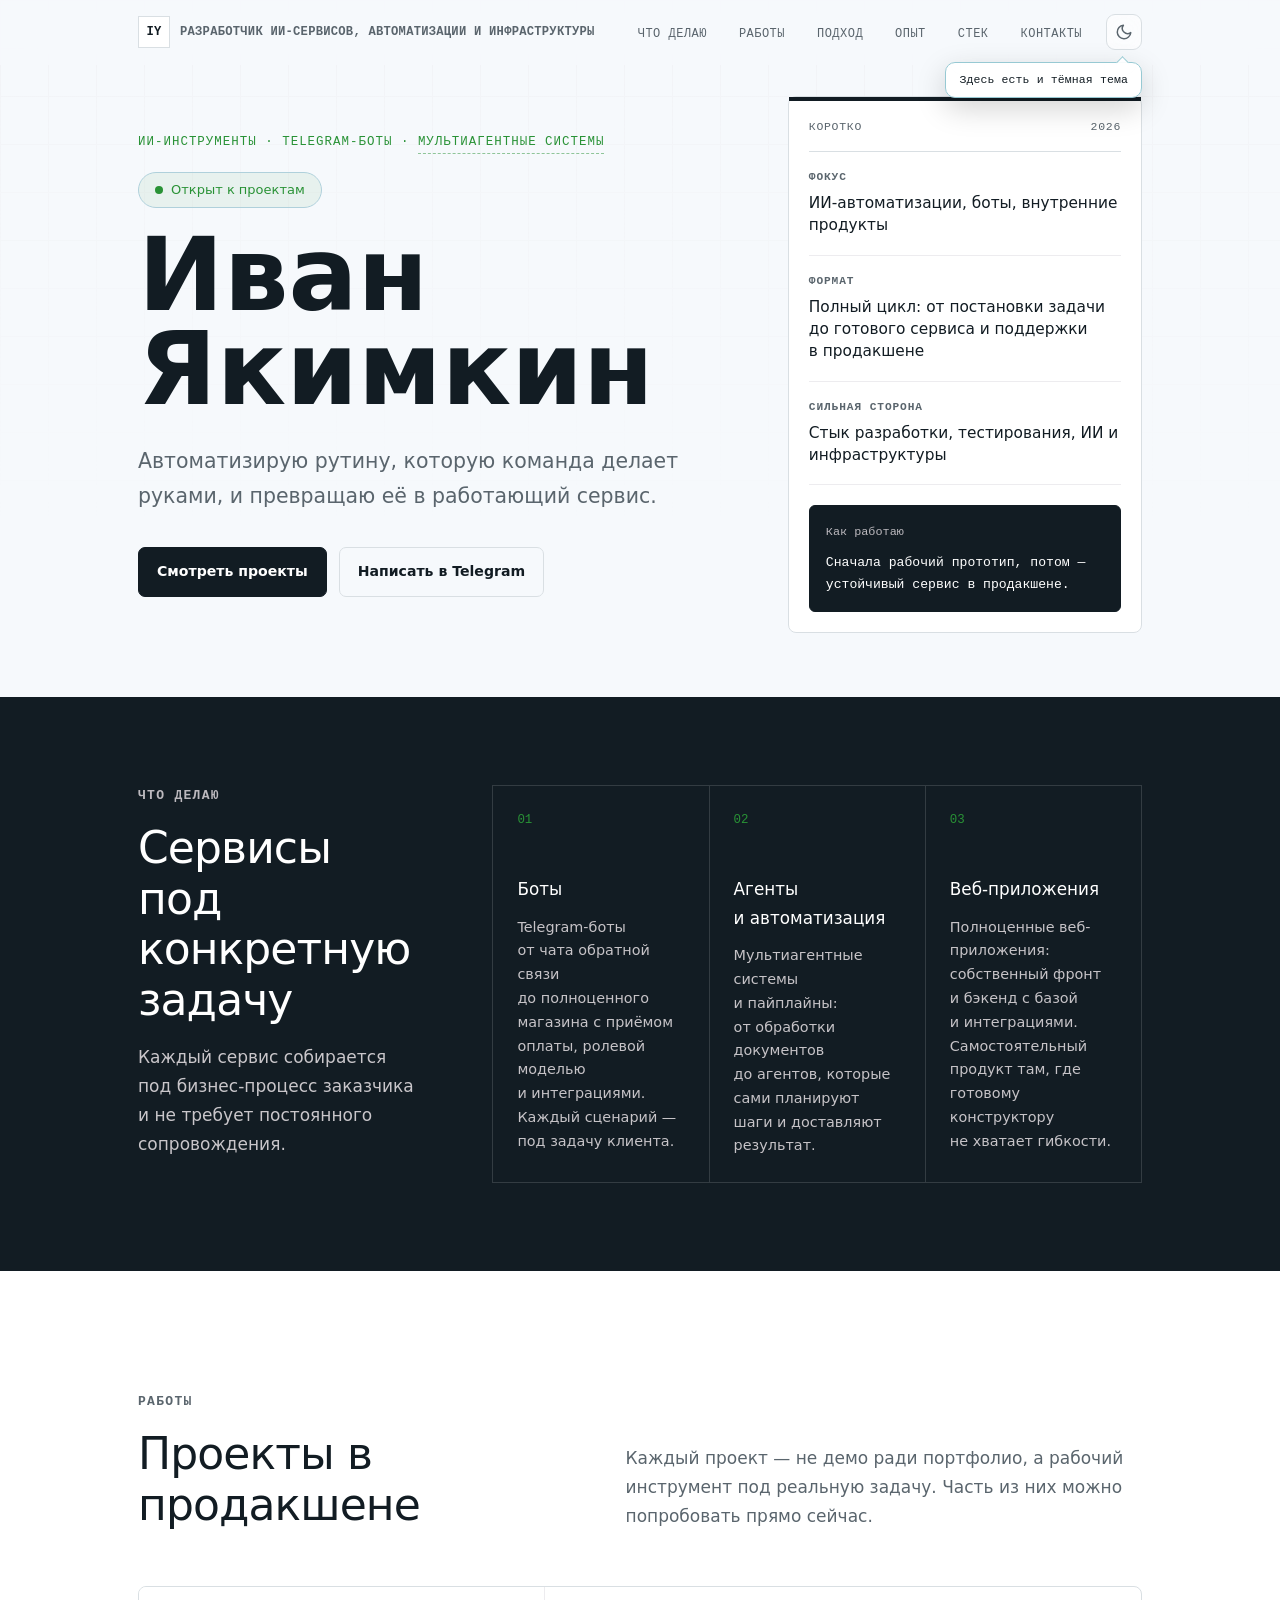
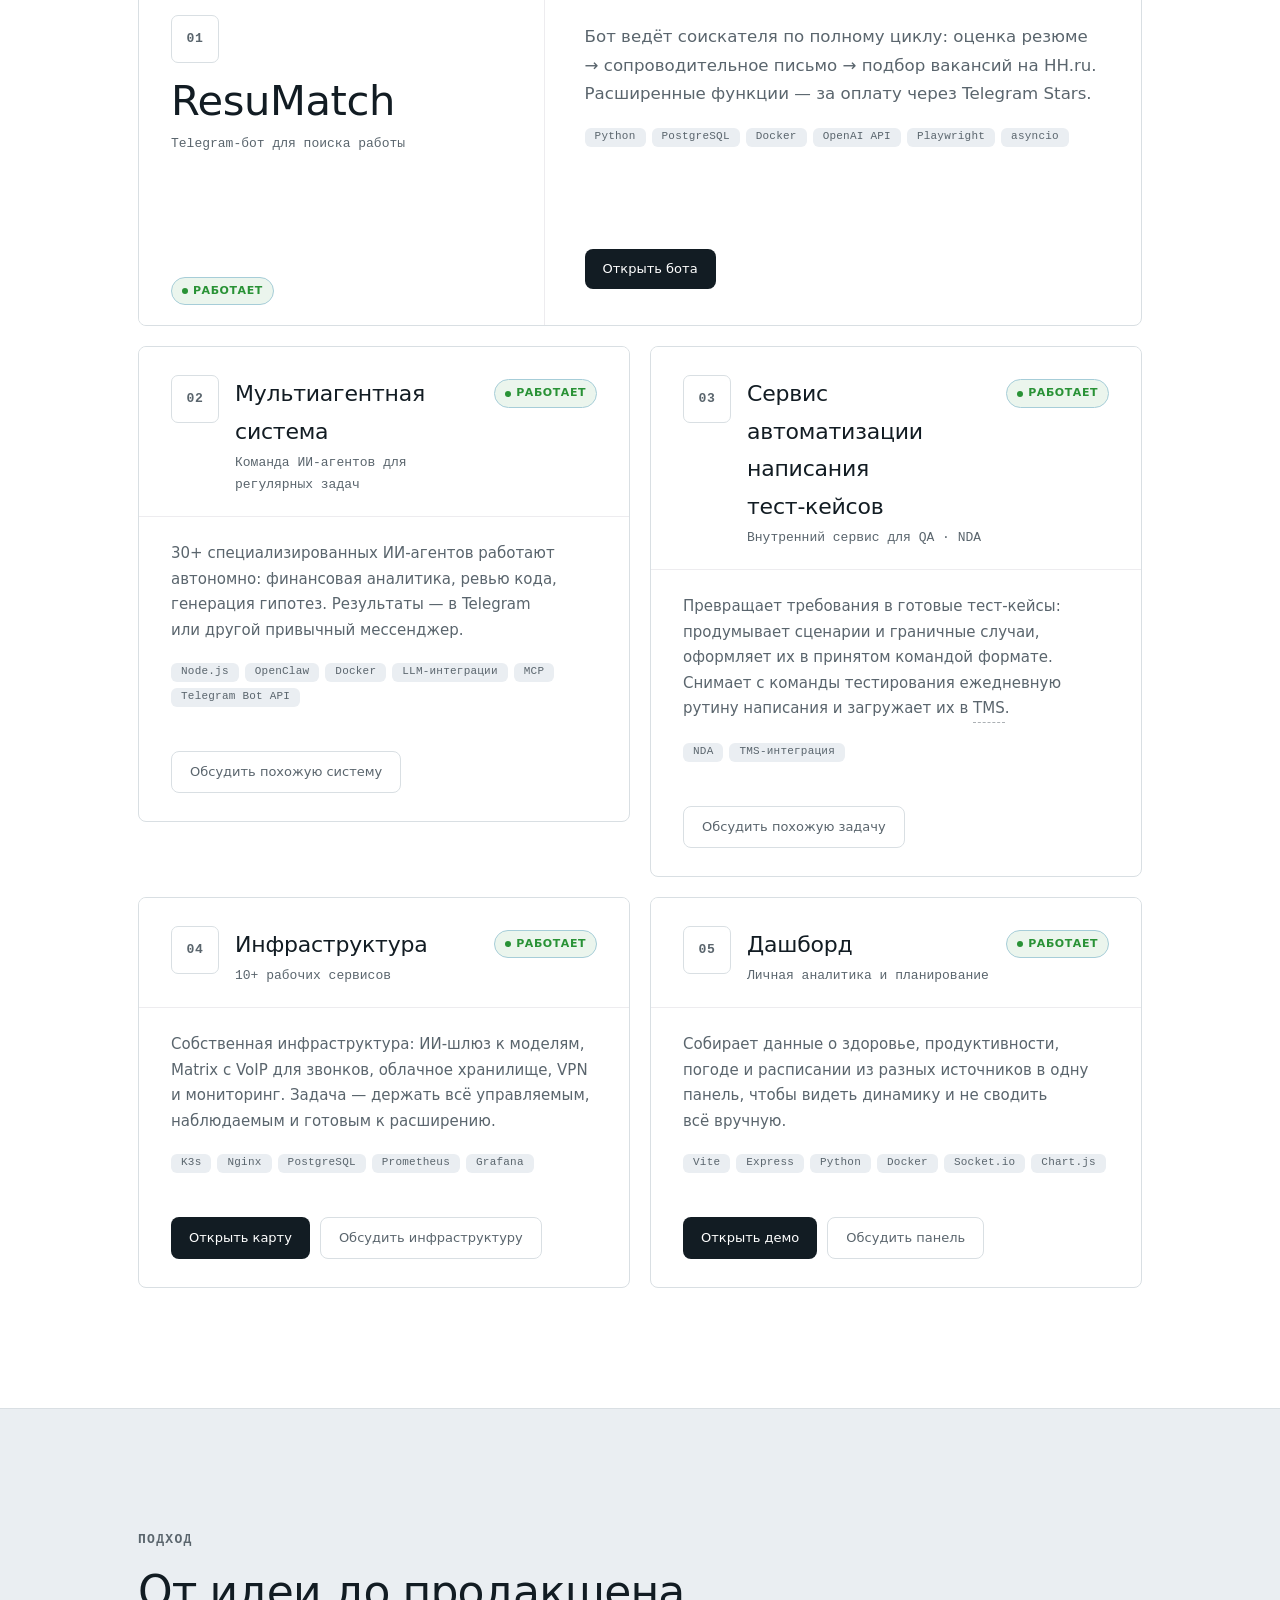
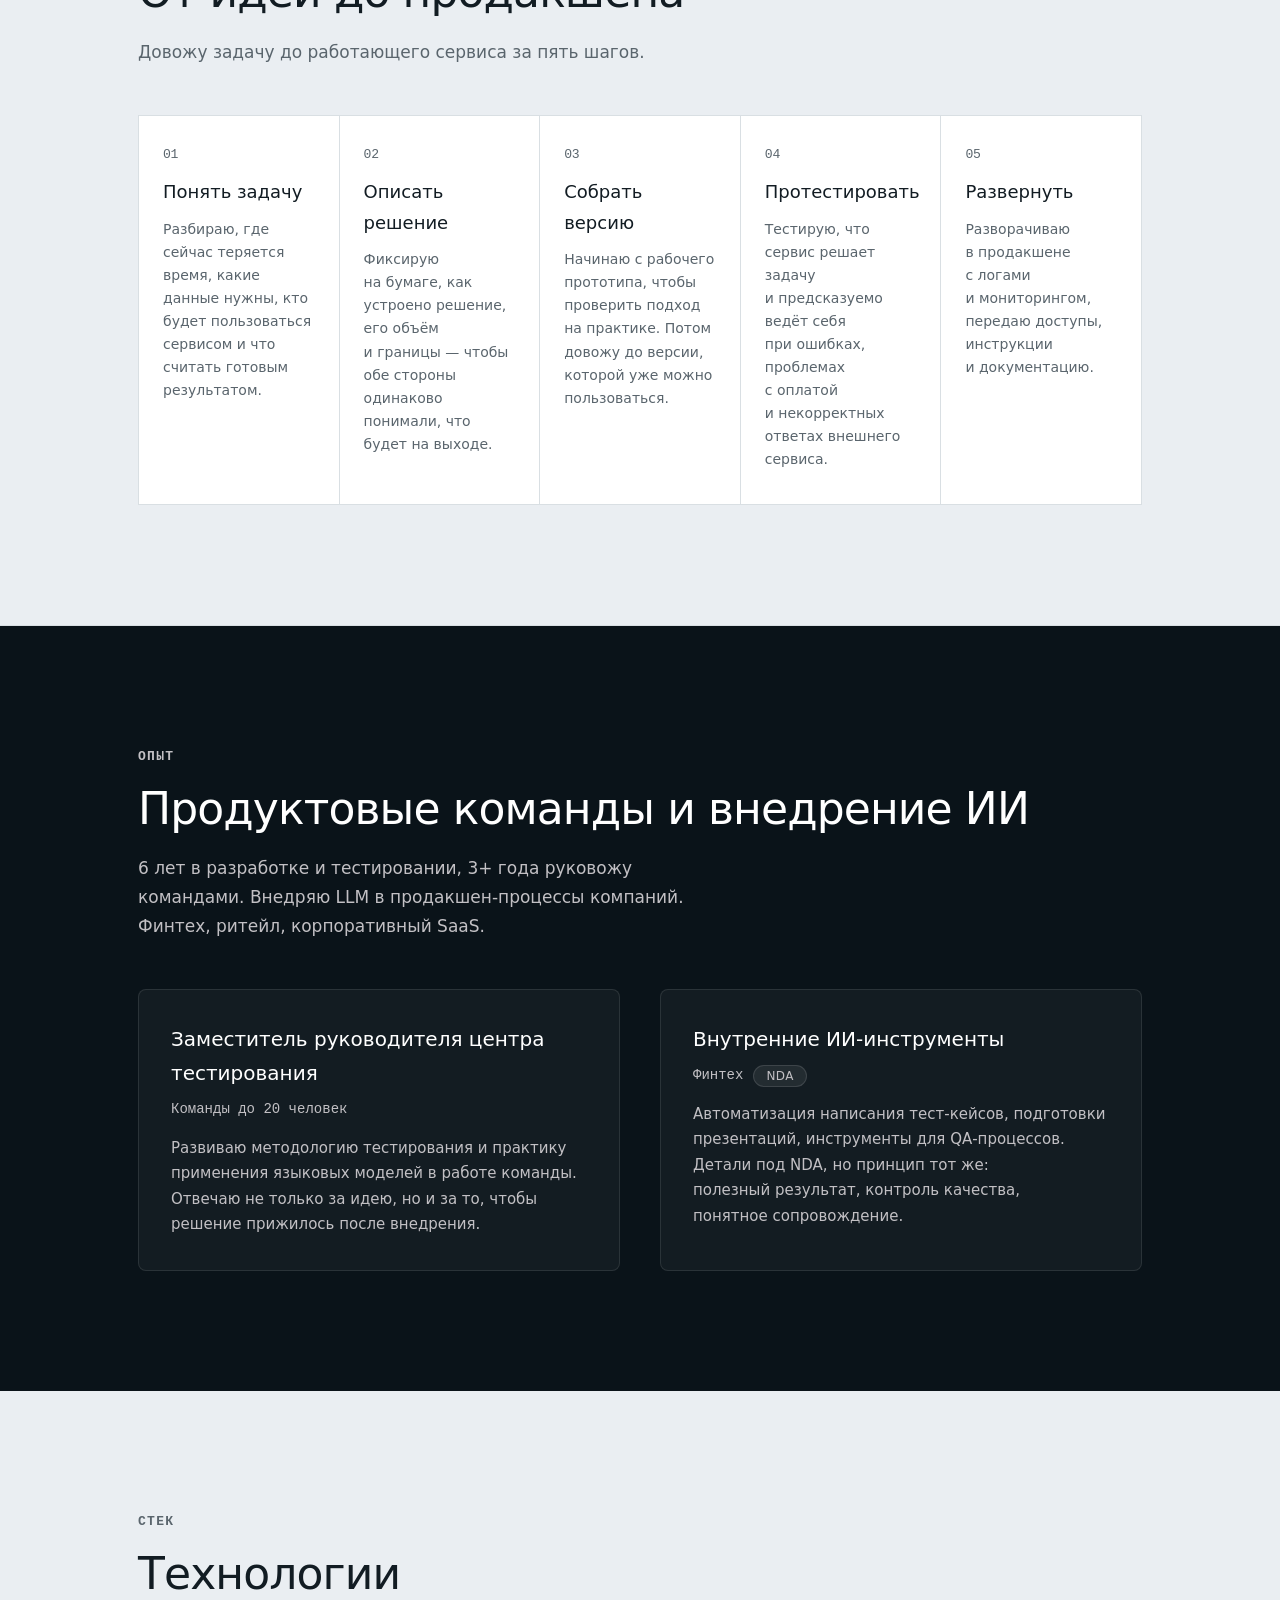
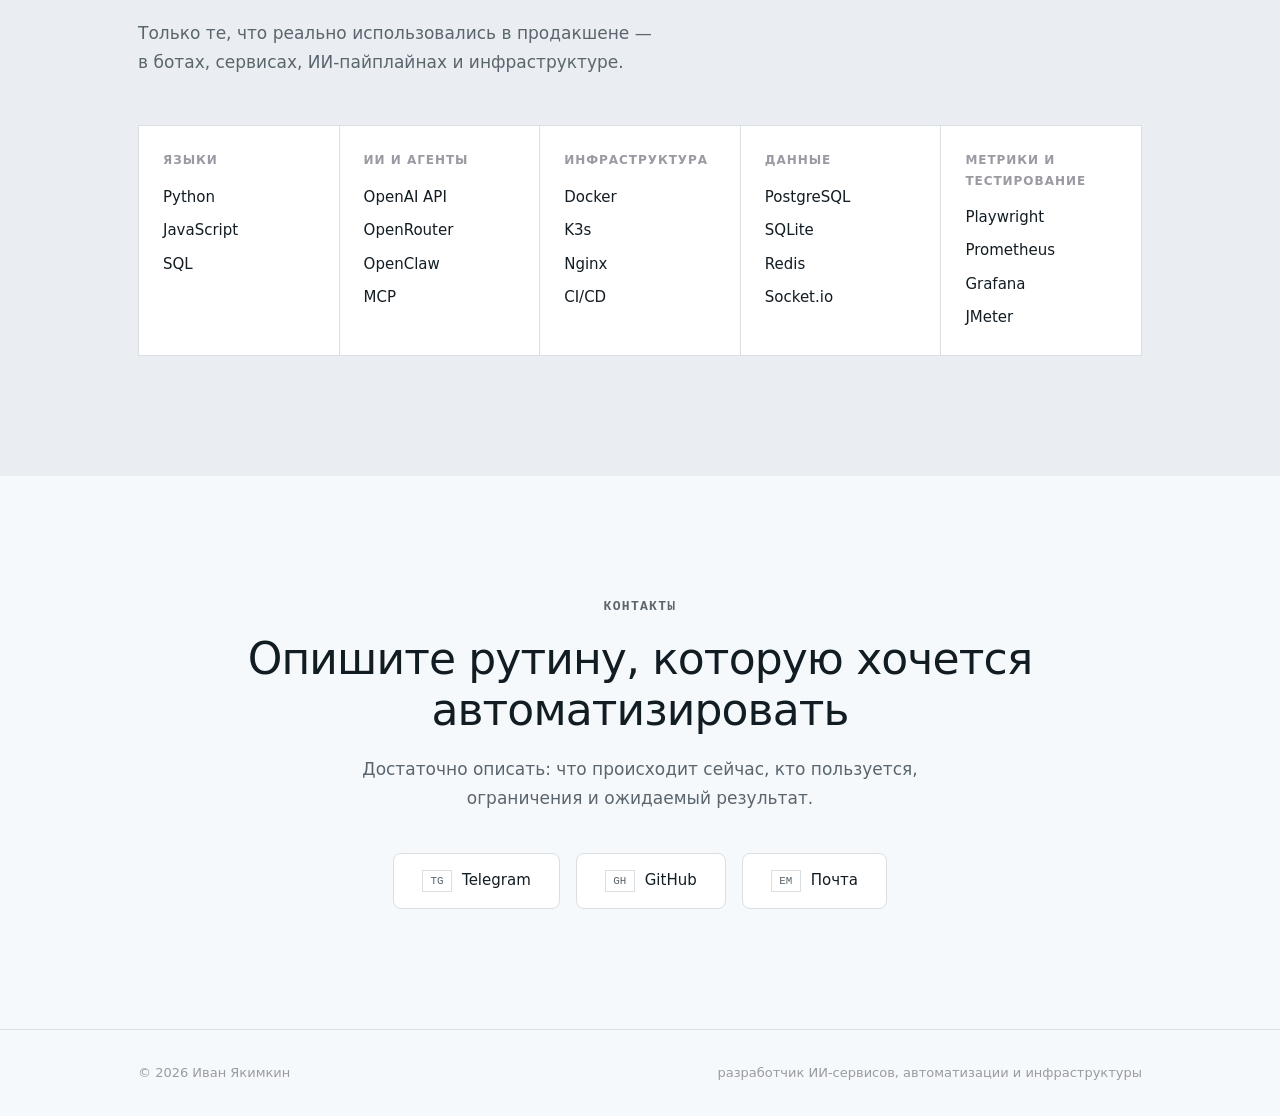
<file: index.html>
<!DOCTYPE html>
<html lang="ru">

<head>
  <meta charset="UTF-8" />
  <meta name="viewport" content="width=device-width, initial-scale=1.0" />
  <!-- Theme: set before paint to avoid FOUC. Auto by system, persisted choice wins. -->
  <script>
    (function () {
      try {
        var t = localStorage.getItem('theme');
        if (t !== 'light' && t !== 'dark') {
          t = matchMedia('(prefers-color-scheme: dark)').matches ? 'dark' : 'light';
        }
        document.documentElement.setAttribute('data-theme', t);
      } catch (e) { }
    })();
  </script>
  <meta name="theme-color" content="#ffffff" id="meta-theme-color" />
  <title>Иван Якимкин — разработчик ИИ-сервисов, автоматизации и инфраструктуры</title>
  <meta name="description"
    content="Превращаю ручные процессы команд в сервисы: Telegram-боты, ИИ-инструменты, мультиагентные системы и собственная инфраструктура." />
  <link rel="canonical" href="https://ivanyakimkin.ru/" />

  <!-- Open Graph -->
  <meta property="og:type" content="website" />
  <meta property="og:url" content="https://ivanyakimkin.ru/" />
  <meta property="og:site_name" content="Иван Якимкин" />
  <meta property="og:locale" content="ru_RU" />
  <meta property="og:title"
    content="Иван Якимкин — разработчик ИИ-сервисов, автоматизации и инфраструктуры" />
  <meta property="og:description"
    content="Превращаю ручные процессы команд в сервисы: Telegram-боты, ИИ-инструменты, мультиагентные системы и собственная инфраструктура." />

  <!-- Twitter -->
  <meta name="twitter:card" content="summary" />
  <meta name="twitter:title"
    content="Иван Якимкин — разработчик ИИ-сервисов, автоматизации и инфраструктуры" />
  <meta name="twitter:description"
    content="Превращаю ручные процессы команд в сервисы: Telegram-боты, ИИ-инструменты, мультиагентные системы и собственная инфраструктура." />
  <style>
    /* ============================================
   Design System - Premium Tech Utility
   ============================================ */

    :root {
      --bg: oklch(98% 0.005 250);
      --surface: oklch(100% 0 0);
      --fg: oklch(22% 0.02 240);
      --muted: oklch(50% 0.018 240);
      --border: oklch(90% 0.008 240);
      --accent: oklch(58% 0.16 145);

      --font-display: -apple-system, BlinkMacSystemFont, 'Inter', 'Segoe UI', system-ui, sans-serif;
      --font-body: -apple-system, BlinkMacSystemFont, 'Inter', 'Segoe UI', system-ui, sans-serif;
      --font-mono: 'JetBrains Mono', 'IBM Plex Mono', ui-monospace, Menlo, monospace;

      --bg-primary: var(--bg);
      --bg-secondary: color-mix(in oklch, var(--border) 40%, var(--bg));
      --bg-dark: oklch(18% 0.018 240);
      --bg-card: var(--surface);

      --text-primary: var(--fg);
      --text-secondary: var(--muted);
      --text-tertiary: color-mix(in oklch, var(--muted) 62%, var(--surface));
      --text-on-dark: var(--surface);
      --text-on-dark-muted: color-mix(in oklch, var(--surface) 62%, var(--muted));

      --accent-hover: color-mix(in oklch, var(--accent) 82%, var(--fg));
      --accent-light: color-mix(in oklch, var(--accent) 9%, transparent);
      --accent-border: color-mix(in oklch, var(--accent) 30%, var(--border));
      --border-light: color-mix(in oklch, var(--border) 55%, var(--surface));

      --font-serif: var(--font-display);
      --font-sans: var(--font-body);

      /* Spacing */
      --section-padding: clamp(64px, 10vw, 120px);
      --container-max: 1100px;
      --card-radius: 8px;

      /* Transitions */
      --ease-out: cubic-bezier(0.16, 1, 0.3, 1);
      --duration: 0.5s;
    }

    /* ============================================
   Reset & Base
   ============================================ */
    *,
    *::before,
    *::after {
      margin: 0;
      padding: 0;
      box-sizing: border-box;
    }

    html {
      scroll-behavior: smooth;
      -webkit-font-smoothing: antialiased;
      -moz-osx-font-smoothing: grayscale;
    }

    body {
      font-family: var(--font-body);
      font-weight: 400;
      font-size: 16px;
      line-height: 1.7;
      color: var(--text-primary);
      background-color: var(--bg-primary);
      overflow-x: hidden;
    }

    a {
      color: var(--accent);
      text-decoration: none;
      transition: color 0.3s var(--ease-out);
    }

    a:hover {
      color: var(--accent-hover);
    }

    img {
      max-width: 100%;
      display: block;
    }

    h1,
    h2,
    h3,
    h4 {
      font-family: var(--font-display);
    }

    /* ============================================
   Layout
   ============================================ */
    .container {
      max-width: var(--container-max);
      margin: 0 auto;
      padding: 0 clamp(20px, 5vw, 48px);
    }

    section {
      padding: var(--section-padding) 0;
    }

    section[id] {
      scroll-margin-top: 80px;
    }

    /* ============================================
   Navigation
   ============================================ */
    .nav {
      position: fixed;
      top: 0;
      left: 0;
      right: 0;
      z-index: 100;
      padding: 14px 0;
      transition: border-color 0.3s var(--ease-out), background 0.3s var(--ease-out);
      background: color-mix(in oklch, var(--bg) 88%, transparent);
      backdrop-filter: blur(18px);
      -webkit-backdrop-filter: blur(18px);
      border-bottom: 1px solid transparent;
    }

    .nav.scrolled {
      background: color-mix(in oklch, var(--surface) 90%, transparent);
      border-bottom: 1px solid var(--border-light);
    }

    .nav-inner {
      display: flex;
      align-items: center;
      justify-content: space-between;
    }

    .nav-logo {
      display: inline-flex;
      align-items: center;
      gap: 10px;
      font-family: var(--font-mono);
      font-size: 0.76rem;
      font-weight: 600;
      color: var(--text-primary);
      letter-spacing: 0.02em;
      text-transform: uppercase;
    }

    .nav-logo-mark {
      display: inline-grid;
      place-items: center;
      width: 32px;
      height: 32px;
      border: 1px solid var(--border);
      background: var(--surface);
    }

    .nav-logo-label {
      color: var(--muted);
    }

    .nav-links {
      display: flex;
      gap: 32px;
      list-style: none;
    }

    .nav-links a {
      font-family: var(--font-mono);
      font-size: 0.75rem;
      font-weight: 500;
      color: var(--text-secondary);
      letter-spacing: 0.04em;
      text-transform: uppercase;
      transition: color 0.3s var(--ease-out);
    }

    .nav-links a:hover {
      color: var(--text-primary);
    }

    /* ============================================
   Hero Section
   ============================================ */
    .hero {
      min-height: 86vh;
      display: flex;
      align-items: center;
      position: relative;
      padding-top: 104px;
      padding-bottom: clamp(56px, 8vw, 96px);
      background: var(--bg-primary);
      overflow: hidden;
    }

    @media (min-width: 880px) and (max-height: 980px) {
      .hero {
        min-height: 0;
        padding-top: 96px;
        padding-bottom: clamp(40px, 5vw, 64px);
      }

      .hero-grid {
        align-items: start;
      }
    }

    .hero::before {
      content: '';
      position: absolute;
      inset: 0;
      background-image:
        linear-gradient(var(--border-light) 1px, transparent 1px),
        linear-gradient(90deg, var(--border-light) 1px, transparent 1px);
      background-size: 48px 48px;
      mask-image: linear-gradient(to bottom, black 0%, transparent 76%);
      opacity: 0.46;
      pointer-events: none;
    }

    .hero-grid {
      position: relative;
      z-index: 1;
      display: grid;
      grid-template-columns: minmax(0, 1.1fr) minmax(320px, 0.68fr);
      gap: clamp(32px, 6vw, 80px);
      align-items: center;
    }

    .hero-copy {
      max-width: 760px;
    }

    .hero-eyebrow {
      font-family: var(--font-mono);
      font-size: 0.78rem;
      font-weight: 500;
      letter-spacing: 0.08em;
      text-transform: uppercase;
      color: var(--accent);
      margin-bottom: 18px;
      opacity: 0;
      transform: translateY(20px);
      animation: fadeInUp 0.8s var(--ease-out) 0.2s forwards;
    }

    .tooltip {
      position: relative;
      display: inline-block;
      cursor: help;
      border-bottom: 1px dashed color-mix(in oklch, currentColor 50%, transparent);
    }

    .tooltip .tooltip-text {
      visibility: hidden;
      width: max-content;
      max-width: 280px;
      background-color: var(--bg-card);
      color: var(--text-primary);
      text-align: center;
      border-radius: 6px;
      padding: 8px 12px;
      position: absolute;
      z-index: 10;
      bottom: 150%;
      left: 50%;
      transform: translateX(-50%);
      opacity: 0;
      transition: opacity 0.2s var(--ease-out), bottom 0.2s var(--ease-out);
      border: 1px solid var(--border);
      font-family: var(--font-body);
      font-size: 0.8rem;
      font-weight: 400;
      line-height: 1.4;
      letter-spacing: normal;
      text-transform: none;
      box-shadow: 0 4px 12px rgba(0, 0, 0, 0.08);
      pointer-events: none;
    }

    .tooltip .tooltip-text::after {
      content: "";
      position: absolute;
      top: 100%;
      left: 50%;
      transform: translateX(-50%);
      border-width: 5px;
      border-style: solid;
      border-color: var(--bg-card) transparent transparent transparent;
      z-index: 2;
    }

    .tooltip .tooltip-text::before {
      content: "";
      position: absolute;
      top: 100%;
      left: 50%;
      transform: translateX(-50%);
      border-width: 6px;
      border-style: solid;
      border-color: var(--border) transparent transparent transparent;
      z-index: 1;
    }

    .tooltip:hover .tooltip-text {
      visibility: visible;
      opacity: 1;
      bottom: 135%;
    }

    .hero-title {
      font-family: var(--font-display);
      font-size: clamp(3.2rem, 8vw, 7.4rem);
      font-weight: 650;
      line-height: 0.92;
      letter-spacing: 0;
      color: var(--text-primary);
      margin-bottom: 28px;
      opacity: 0;
      transform: translateY(30px);
      animation: fadeInUp 0.8s var(--ease-out) 0.4s forwards;
    }

    .hero-title em {
      font-style: italic;
      color: var(--accent);
    }

    .hero-description {
      font-size: clamp(1.08rem, 2vw, 1.28rem);
      line-height: 1.68;
      color: var(--text-secondary);
      max-width: 650px;
      margin-bottom: 34px;
      opacity: 0;
      transform: translateY(30px);
      animation: fadeInUp 0.8s var(--ease-out) 0.6s forwards;
    }

    .hero-cta {
      display: inline-flex;
      align-items: center;
      gap: 8px;
      min-height: 44px;
      font-size: 0.88rem;
      font-weight: 650;
      color: var(--surface);
      background: var(--text-primary);
      padding: 12px 18px;
      border: 1px solid var(--text-primary);
      border-radius: 7px;
      transition: all 0.3s var(--ease-out);
      opacity: 0;
      transform: translateY(30px);
      animation: fadeInUp 0.8s var(--ease-out) 0.8s forwards;
    }

    .hero-cta:hover {
      background: var(--fg);
      border-color: var(--fg);
      color: var(--surface);
      transform: translateY(-1px);
      box-shadow: none;
    }

    .hero-panel {
      background: color-mix(in oklch, var(--surface) 94%, transparent);
      border: 1px solid var(--border);
      border-radius: 8px;
      padding: 20px;
      box-shadow: none;
      opacity: 0;
      transform: translateY(24px);
      animation: fadeInUp 0.8s var(--ease-out) 0.7s forwards;
    }

    .hero-panel::before {
      content: '';
      display: block;
      height: 4px;
      margin: -20px -20px 18px;
      background: var(--fg);
    }

    .hero-panel-top {
      display: flex;
      justify-content: space-between;
      gap: 16px;
      padding-bottom: 16px;
      border-bottom: 1px solid var(--border);
      font-family: var(--font-mono);
      font-size: 0.72rem;
      line-height: 1.4;
      text-transform: uppercase;
      letter-spacing: 0.06em;
      color: var(--muted);
    }

    .hero-brief {
      display: grid;
      gap: 0;
      margin: 0;
    }

    .hero-brief div {
      padding: 18px 0;
      border-bottom: 1px solid var(--border-light);
    }

    .hero-brief dt {
      font-family: var(--font-mono);
      font-size: 0.7rem;
      font-weight: 600;
      line-height: 1.35;
      text-transform: uppercase;
      letter-spacing: 0.08em;
      color: var(--muted);
      margin-bottom: 7px;
    }

    .hero-brief dd {
      margin: 0;
      color: var(--fg);
      font-size: 0.96rem;
      line-height: 1.45;
    }

    .hero-terminal {
      margin-top: 20px;
      padding: 16px;
      border: 1px solid var(--fg);
      background: var(--fg);
      border-radius: 6px;
    }

    .hero-terminal span {
      display: block;
      margin-bottom: 10px;
      font-family: var(--font-mono);
      font-size: 0.74rem;
      color: color-mix(in oklch, var(--surface) 58%, var(--muted));
    }

    .hero-terminal p {
      margin: 0;
      font-family: var(--font-mono);
      font-size: 0.82rem;
      line-height: 1.62;
      color: var(--surface);
    }

    /* ============================================
   Section Headers
   ============================================ */
    .section-eyebrow {
      font-family: var(--font-mono);
      font-size: 0.8125rem;
      font-weight: 600;
      letter-spacing: 0.1em;
      text-transform: uppercase;
      color: var(--muted);
      margin-bottom: 16px;
    }

    .section-title {
      font-family: var(--font-display);
      font-size: clamp(2rem, 4vw, 2.75rem);
      font-weight: 400;
      line-height: 1.15;
      letter-spacing: -0.02em;
      margin-bottom: 20px;
    }

    .section-subtitle {
      font-size: 1.0625rem;
      color: var(--text-secondary);
      max-width: 560px;
      line-height: 1.7;
    }

    /* ============================================
   Capabilities Section
   ============================================ */
    .capabilities {
      padding: clamp(56px, 7vw, 88px) 0;
      background: var(--fg);
      color: var(--surface);
    }

    .capabilities-layout {
      display: grid;
      grid-template-columns: minmax(220px, 0.6fr) minmax(0, 1.4fr);
      gap: clamp(32px, 6vw, 76px);
      align-items: start;
    }

    .capabilities .section-eyebrow {
      color: color-mix(in oklch, var(--surface) 58%, var(--muted));
    }

    .capabilities .section-title {
      color: var(--surface);
      margin-bottom: 18px;
    }

    .capabilities .section-subtitle {
      color: color-mix(in oklch, var(--surface) 66%, var(--muted));
    }

    .capabilities-grid {
      display: grid;
      grid-template-columns: repeat(3, minmax(0, 1fr));
      border-top: 1px solid color-mix(in oklch, var(--surface) 14%, transparent);
      border-left: 1px solid color-mix(in oklch, var(--surface) 14%, transparent);
    }

    .capability-card {
      min-height: 238px;
      padding: 24px;
      border-right: 1px solid color-mix(in oklch, var(--surface) 14%, transparent);
      border-bottom: 1px solid color-mix(in oklch, var(--surface) 14%, transparent);
    }

    .capability-number {
      display: block;
      margin-bottom: 44px;
      font-family: var(--font-mono);
      font-size: 0.78rem;
      color: var(--accent);
      font-variant-numeric: tabular-nums;
    }

    .capability-card h3 {
      margin-bottom: 12px;
      font-size: 1.05rem;
      font-weight: 500;
      color: var(--surface);
    }

    .capability-card p {
      font-size: 0.9rem;
      line-height: 1.65;
      color: color-mix(in oklch, var(--surface) 64%, var(--muted));
    }

    /* ============================================
   Projects Section
   ============================================ */
    .projects {
      background: var(--surface);
      border-bottom: 1px solid var(--border);
    }

    .projects-header {
      display: grid;
      grid-template-columns: minmax(260px, 0.82fr) minmax(0, 1fr);
      gap: clamp(28px, 5vw, 64px);
      align-items: end;
      margin-bottom: 56px;
    }

    .projects-header .section-title {
      margin-bottom: 0;
    }

    .projects-grid {
      display: grid;
      grid-template-columns: repeat(2, 1fr);
      gap: 20px;
      align-items: start;
    }

    /* Wrapper is transparent on desktop; becomes a swipe carousel on mobile */
    .projects-scroller {
      display: contents;
    }

    /* Нижний ряд: выравниваем по ровному нижнему краю секции */
    #project-homelab,
    #project-dashboard {
      align-self: end;
    }

    .project-card {
      background: var(--bg-card);
      border: 1px solid var(--border);
      border-radius: var(--card-radius);
      transition: border-color 0.25s var(--ease-out), background 0.25s var(--ease-out);
      position: relative;
      overflow: hidden;
      display: flex;
      flex-direction: column;
    }

    .project-card::before {
      content: '';
      position: absolute;
      top: 0;
      left: 0;
      right: 0;
      height: 3px;
      background: var(--border);
      transform: scaleX(0);
      transform-origin: left;
      transition: transform 0.5s var(--ease-out);
    }

    .project-card:hover {
      border-color: color-mix(in oklch, var(--fg) 18%, var(--border));
      box-shadow: none;
      transform: none;
    }

    .project-card:hover::before {
      transform: scaleX(1);
    }

    .project-card--featured {
      grid-column: 1 / -1;
      display: grid;
      grid-template-columns: minmax(260px, 0.68fr) minmax(0, 1fr);
      min-height: 340px;
    }

    .project-card--featured .project-card-header {
      grid-row: 1 / span 2;
      display: flex;
      flex-direction: column;
      justify-content: space-between;
      border-right: 1px solid var(--border-light);
      border-bottom: 0;
      min-height: auto;
    }

    .project-card--featured .project-card-header-text {
      margin-top: auto;
    }

    .project-card--featured .project-card-title {
      font-size: clamp(1.8rem, 4vw, 2.6rem);
      line-height: 1.05;
      margin-bottom: 10px;
    }

    .project-card--featured .project-card-body {
      padding: 36px 40px 24px;
    }

    .project-card--featured .project-card-desc {
      font-size: 1.04rem;
      max-width: 660px;
    }

    .project-card--featured .project-card-footer {
      padding: 0 40px 36px;
      margin-top: auto;
    }

    /* Card header with gradient */
    .project-card-header {
      padding: 28px 32px 20px;
      background: var(--surface);
      border-bottom: 1px solid var(--border-light);
      display: flex;
      align-items: flex-start;
      gap: 16px;
      min-height: 96px;
    }

    .project-icon {
      width: 48px;
      height: 48px;
      border-radius: 7px;
      background: var(--bg-card);
      border: 1px solid var(--border);
      display: flex;
      align-items: center;
      justify-content: center;
      font-family: var(--font-mono);
      font-size: 0.82rem;
      font-weight: 650;
      letter-spacing: 0.05em;
      color: var(--muted);
      flex-shrink: 0;
    }

    .project-card-header-text {
      flex: 1;
      min-width: 0;
    }

    .project-card-title {
      font-family: var(--font-display);
      font-size: 1.375rem;
      font-weight: 400;
      margin-bottom: 2px;
      letter-spacing: -0.01em;
    }

    .project-card-type {
      font-family: var(--font-mono);
      font-size: 0.8125rem;
      font-weight: 500;
      color: var(--muted);
    }

    .project-status {
      display: inline-flex;
      align-items: center;
      gap: 5px;
      font-size: 0.6875rem;
      font-weight: 600;
      text-transform: uppercase;
      letter-spacing: 0.05em;
      padding: 4px 10px;
      border-radius: 100px;
      flex-shrink: 0;
      margin-top: 4px;
    }

    .project-status--live {
      color: var(--accent);
      background: color-mix(in oklch, var(--accent) 9%, transparent);
      border: 1px solid color-mix(in oklch, var(--accent) 24%, var(--border));
    }

    .project-status--active {
      color: var(--muted);
      background: color-mix(in oklch, var(--muted) 8%, transparent);
      border: 1px solid color-mix(in oklch, var(--muted) 22%, var(--border));
    }

    .project-status-dot {
      width: 6px;
      height: 6px;
      border-radius: 50%;
      background: currentColor;
      animation: pulse 2s ease-in-out infinite;
    }

    @keyframes pulse {

      0%,
      100% {
        opacity: 1;
      }

      50% {
        opacity: 0.4;
      }
    }

    /* Card body */
    .project-card-body {
      padding: 24px 32px;
      flex: 1;
      display: flex;
      flex-direction: column;
    }

    .project-card-desc {
      font-size: 0.9375rem;
      color: var(--text-secondary);
      line-height: 1.7;
      margin-bottom: 20px;
    }

    .project-tags {
      display: flex;
      flex-wrap: wrap;
      gap: 6px;
      margin-bottom: 20px;
    }

    .project-tag {
      font-family: var(--font-mono);
      font-size: 0.6875rem;
      font-weight: 500;
      color: var(--text-secondary);
      background: var(--bg-secondary);
      padding: 3px 10px 5px;
      border-radius: 6px;
      letter-spacing: 0.02em;
      display: inline-flex;
      align-items: center;
      justify-content: center;
      line-height: 1;
    }

    /* Card footer with actions */
    .project-card-footer {
      padding: 0 32px 28px;
      display: flex;
      gap: 10px;
      flex-wrap: wrap;
      margin-top: auto;
    }

    .project-action {
      display: inline-flex;
      align-items: center;
      gap: 7px;
      font-size: 0.8125rem;
      font-weight: 500;
      padding: 9px 18px;
      border-radius: 8px;
      transition: all 0.3s var(--ease-out);
      text-decoration: none;
    }

    .project-action--primary {
      color: var(--surface);
      background: var(--text-primary);
    }

    .project-action--primary:hover {
      background: var(--fg);
      color: var(--surface);
      transform: translateY(-1px);
      box-shadow: none;
    }

    .project-action--secondary {
      color: var(--text-secondary);
      background: transparent;
      border: 1px solid var(--border);
    }

    .project-action--secondary:hover {
      border-color: color-mix(in oklch, var(--fg) 22%, var(--border));
      color: var(--fg);
      transform: translateY(-1px);
    }

    /* ============================================
   Experience Section (Dark)
   ============================================ */
    .experience {
      background: var(--bg-dark);
      color: var(--text-on-dark);
    }

    .experience .section-eyebrow {
      color: var(--text-on-dark-muted);
    }

    .experience .section-title {
      color: var(--text-on-dark);
    }

    .experience .section-subtitle {
      color: var(--text-on-dark-muted);
    }

    .experience-content {
      margin-top: 48px;
      display: grid;
      grid-template-columns: 1fr 1fr;
      gap: 40px;
    }

    .experience-role {
      padding: 32px;
      border: 1px solid color-mix(in oklch, var(--surface) 10%, transparent);
      border-radius: var(--card-radius);
      background: color-mix(in oklch, var(--surface) 4%, transparent);
    }

    .experience-role-title {
      font-family: var(--font-display);
      font-size: 1.25rem;
      font-weight: 400;
      color: var(--text-on-dark);
      margin-bottom: 8px;
    }

    .experience-role-meta {
      display: flex;
      align-items: center;
      gap: 10px;
      margin-bottom: 14px;
    }

    .experience-role-company {
      font-family: var(--font-mono);
      font-size: 0.875rem;
      font-weight: 500;
      color: var(--text-on-dark-muted);
    }

    .experience-role-desc {
      font-size: 0.9375rem;
      color: var(--text-on-dark-muted);
      line-height: 1.7;
    }

    .nda-badge {
      display: inline-flex;
      align-items: center;
      justify-content: center;
      gap: 6px;
      font-size: 0.75rem;
      font-weight: 500;
      color: var(--text-on-dark-muted);
      background: color-mix(in oklch, var(--surface) 7%, transparent);
      border: 1px solid color-mix(in oklch, var(--surface) 12%, transparent);
      padding: 4px 12px;
      border-radius: 100px;
      letter-spacing: 0.03em;
      line-height: 1;
    }

    /* ============================================
   Stack Section
   ============================================ */
    .stack {
      background: var(--bg-secondary);
    }

    .stack-grid {
      margin-top: 48px;
      display: grid;
      grid-template-columns: repeat(5, minmax(0, 1fr));
      gap: 0;
      border-top: 1px solid var(--border);
      border-left: 1px solid var(--border);
    }

    .stack-category {
      background: var(--surface);
      border: 1px solid var(--border);
      border-top: 0;
      border-left: 0;
      border-radius: 0;
      padding: 24px;
      min-width: 180px;
    }

    .stack-category-title {
      font-size: 0.75rem;
      font-weight: 600;
      text-transform: uppercase;
      letter-spacing: 0.08em;
      color: var(--text-tertiary);
      margin-bottom: 14px;
    }

    .stack-category-items {
      display: flex;
      flex-direction: column;
      gap: 8px;
    }

    .stack-item {
      font-size: 0.9375rem;
      font-weight: 500;
      color: var(--text-primary);
    }

    /* ============================================
   Contact Section
   ============================================ */
    .contact {
      background: var(--bg-primary);
      text-align: center;
    }

    .contact .section-subtitle {
      margin: 0 auto 40px;
    }

    .contact-links {
      display: flex;
      justify-content: center;
      gap: 16px;
      flex-wrap: wrap;
    }

    .contact-link {
      display: inline-flex;
      align-items: center;
      gap: 10px;
      font-size: 0.9375rem;
      font-weight: 500;
      color: var(--text-primary);
      background: var(--bg-card);
      border: 1px solid var(--border);
      padding: 14px 28px;
      border-radius: 8px;
      transition: all 0.3s var(--ease-out);
    }

    .contact-link:hover {
      border-color: color-mix(in oklch, var(--fg) 22%, var(--border));
      color: var(--fg);
      box-shadow: none;
      transform: translateY(-1px);
    }

    .contact-link-code {
      display: inline-grid;
      place-items: center;
      width: 30px;
      height: 22px;
      border: 1px solid var(--border);
      font-family: var(--font-mono);
      font-size: 0.68rem;
      color: var(--muted);
    }

    /* ============================================
   Footer
   ============================================ */
    .footer {
      padding: 32px 0;
      border-top: 1px solid var(--border);
      background: var(--bg-primary);
    }

    .footer-inner {
      display: flex;
      justify-content: space-between;
      align-items: center;
    }

    .footer-copy {
      font-size: 0.8125rem;
      color: var(--text-tertiary);
    }

    .footer-made {
      font-size: 0.8125rem;
      color: var(--text-tertiary);
    }

    /* ============================================
   Animations
   ============================================ */
    @keyframes fadeInUp {
      from {
        opacity: 0;
        transform: translateY(30px);
      }

      to {
        opacity: 1;
        transform: translateY(0);
      }
    }

    .reveal {
      opacity: 0;
      transform: translateY(40px);
      transition: opacity 0.8s var(--ease-out), transform 0.8s var(--ease-out);
    }

    .reveal.visible {
      opacity: 1;
      transform: translateY(0);
    }

    .reveal-delay-1 {
      transition-delay: 0.1s;
    }

    .reveal-delay-2 {
      transition-delay: 0.2s;
    }

    .reveal-delay-3 {
      transition-delay: 0.3s;
    }

    .reveal-delay-4 {
      transition-delay: 0.4s;
    }

    .reveal-delay-5 {
      transition-delay: 0.5s;
    }

    .hero-description,
    .project-card-desc,
    .process-step-desc,
    .experience-role-desc,
    .section-subtitle {
      text-wrap: pretty;
    }

    /* ============================================
   Responsive
   ============================================ */
    @media (max-width: 768px) {
      :root {
        --section-padding: clamp(40px, 7vw, 64px);
      }

      .projects-grid {
        grid-template-columns: 1fr;
        gap: 24px;
      }

      .project-card-title {
        font-size: 1.25rem;
      }

      .project-card--featured .project-card-title {
        font-size: 1.5rem;
      }

      .project-card--featured .project-card-desc {
        font-size: 0.95rem;
      }

      .project-card-desc {
        line-height: 1.6;
        margin-bottom: 16px;
      }

      .project-tags {
        margin-bottom: 16px;
      }

      .projects-header {
        grid-template-columns: 1fr;
        margin-bottom: 40px;
      }

      .project-card--featured {
        grid-template-columns: 1fr;
      }

      .project-card--featured .project-card-header {
        grid-row: auto;
        border-right: 0;
        border-bottom: 1px solid var(--border-light);
        justify-content: flex-start;
        gap: 14px;
      }

      .project-card--featured .project-card-header-text {
        margin-top: 0;
      }

      .project-card-body {
        padding: 20px 24px;
      }

      .project-card-footer {
        padding: 0 24px 24px;
      }

      .project-card-header {
        padding: 24px;
      }

      .capabilities-layout {
        grid-template-columns: 1fr;
      }

      .capabilities-grid {
        grid-template-columns: 1fr;
      }

      .capabilities {
        padding: clamp(36px, 6vw, 56px) 0;
      }

      .capability-card {
        min-height: auto;
        padding: 18px 20px;
      }

      .capability-number {
        margin-bottom: 12px;
      }

      .experience-content {
        grid-template-columns: 1fr;
        margin-top: 28px;
        gap: 16px;
      }

      .nav-links {
        display: none;
      }

      .nav-logo-label {
        display: none;
      }

      .stack-grid {
        grid-template-columns: repeat(2, minmax(0, 1fr));
        margin-top: 24px;
      }

      .stack-category {
        padding: 18px;
      }

      .process-grid {
        margin-top: 32px;
      }

      /* ── Hero compaction ── */
      .hero {
        min-height: auto;
        padding-top: 96px;
        padding-bottom: clamp(36px, 5vw, 56px);
      }

      .hero-grid {
        grid-template-columns: 1fr;
        gap: 28px;
      }

      .hero-title {
        font-size: clamp(2.2rem, 9vw, 3rem);
        margin-bottom: 16px;
        text-wrap: balance;
      }

      .hero-eyebrow {
        margin-bottom: 14px;
        font-size: 0.75rem;
      }

      .hero-description {
        margin-bottom: 20px;
        font-size: 1rem;
      }

      .hero-panel {
        padding: 16px;
      }

      .hero-panel::before {
        margin: -16px -16px 14px;
      }

      .hero-brief div {
        padding: 9px 0;
      }

      .hero-brief dt {
        margin-bottom: 4px;
        font-size: 0.7rem;
      }

      .hero-brief dd {
        font-size: 0.88rem;
      }

      .hero-terminal {
        margin-top: 14px;
        padding: 12px;
      }

      .hero-terminal span {
        margin-bottom: 6px;
        font-size: 0.68rem;
      }

      .hero-terminal p {
        font-size: 0.78rem;
      }

      .hero-panel-top {
        padding-bottom: 12px;
      }

      /* ── Section headers ── */
      .section-eyebrow {
        margin-bottom: 10px;
        font-size: 0.75rem;
      }

      .section-title {
        font-size: 1.75rem;
        margin-bottom: 16px;
        text-wrap: balance;
      }

      .section-subtitle {
        font-size: 1rem;
      }

      .contact .section-subtitle {
        margin: 0 auto 32px;
      }

      .footer-inner {
        flex-direction: column;
        gap: 8px;
        text-align: center;
      }
    }

    @media (max-width: 600px) {
      .stack-grid {
        grid-template-columns: 1fr;
      }

      .stack-category-items {
        display: grid;
        grid-template-columns: repeat(2, 1fr);
        gap: 8px 16px;
      }

      .hero-cta {
        width: 100%;
        justify-content: center;
      }

      .contact-links {
        flex-direction: column;
        align-items: center;
      }

      .process-grid {
        grid-template-columns: 1fr;
      }
    }

    /* ============================================
   Availability Badge
   ============================================ */
    .availability-badge {
      display: inline-flex;
      align-items: center;
      gap: 8px;
      font-size: 0.8125rem;
      font-weight: 500;
      color: var(--accent);
      background: color-mix(in oklch, var(--accent) 7%, transparent);
      border: 1px solid color-mix(in oklch, var(--accent) 20%, var(--border));
      padding: 6px 16px;
      border-radius: 100px;
      margin-bottom: 20px;
      opacity: 0;
      transform: translateY(20px);
      animation: fadeInUp 0.8s var(--ease-out) 0.3s forwards;
    }

    .availability-dot {
      width: 8px;
      height: 8px;
      border-radius: 50%;
      background: var(--accent);
      animation: pulse 2s ease-in-out infinite;
      flex-shrink: 0;
    }

    /* ============================================
   Hero Actions (two buttons)
   ============================================ */
    .hero-actions {
      display: flex;
      gap: 12px;
      flex-wrap: wrap;
      align-items: center;
      opacity: 0;
      transform: translateY(30px);
      animation: fadeInUp 0.8s var(--ease-out) 0.8s forwards;
    }

    .hero-cta--outline {
      background: transparent;
      color: var(--text-primary);
      border: 1px solid var(--border);
    }

    .hero-cta--outline:hover {
      background: transparent;
      border-color: var(--accent);
      color: var(--accent);
      box-shadow: none;
    }

    /* ============================================
   Process Section
   ============================================ */
    .process {
      background: var(--bg-secondary);
      border-bottom: 1px solid var(--border);
    }

    .process-grid {
      margin-top: 48px;
      display: grid;
      /* minmax(0,1fr) — без auto-минимума, иначе длинные неразрывные слова
         (Протестировать/Разворачиваю) раздувают свои колонки на узких экранах */
      grid-template-columns: repeat(5, minmax(0, 1fr));
      gap: 0;
      border-top: 1px solid var(--border);
      border-left: 1px solid var(--border);
    }

    .process-step {
      padding: 32px 24px;
      background: var(--bg-card);
      border: 1px solid var(--border);
      border-top: 0;
      border-left: 0;
      border-radius: 0;
      position: relative;
      transition: all 0.4s var(--ease-out);
    }

    .process-step:hover {
      border-color: color-mix(in oklch, var(--fg) 18%, var(--border));
      box-shadow: none;
      transform: none;
    }

    .process-step-number {
      display: block;
      font-family: var(--font-mono);
      font-size: 0.82rem;
      color: var(--muted);
      opacity: 1;
      line-height: 1;
      margin-bottom: 16px;
      letter-spacing: -0.02em;
    }

    .process-step-title {
      font-family: var(--font-display);
      font-size: 1.125rem;
      font-weight: 400;
      color: var(--text-primary);
      margin-bottom: 10px;
    }

    .process-step-desc {
      font-size: 0.875rem;
      color: var(--text-secondary);
      line-height: 1.65;
    }

    /* ── Back to top ── */
    .back-to-top {
      position: fixed;
      bottom: 92px;
      right: 32px;
      width: 44px;
      height: 44px;
      border-radius: 50%;
      background: var(--fg);
      color: var(--surface);
      border: none;
      cursor: pointer;
      display: flex;
      align-items: center;
      justify-content: center;
      opacity: 0;
      transform: translateY(10px);
      transition: opacity 0.3s var(--ease-out), transform 0.3s var(--ease-out), background 0.2s;
      pointer-events: none;
      z-index: 40;
      box-shadow: 0 4px 16px rgba(0, 0, 0, 0.14);
    }

    .back-to-top.visible {
      opacity: 1;
      transform: translateY(0);
      pointer-events: auto;
    }

    .back-to-top:hover {
      background: var(--fg);
      color: var(--accent);
    }

    .back-to-top svg {
      width: 18px;
      height: 18px;
      stroke: currentColor;
      stroke-width: 2.2;
      stroke-linecap: round;
      stroke-linejoin: round;
      fill: none;
    }

    @media (max-width: 768px) {
      .back-to-top {
        bottom: 80px;
        right: 20px;
        width: 40px;
        height: 40px;
      }
    }

    /* Carousel dots — shown only on mobile (see media query) */
    .carousel-dots {
      display: none;
    }

    /* ============================================
   Floating Telegram CTA
   ============================================ */
    .floating-cta {
      position: fixed;
      bottom: 28px;
      right: 28px;
      z-index: 90;
      width: 52px;
      height: 52px;
      border-radius: 50%;
      background: var(--fg);
      color: var(--surface);
      display: flex;
      align-items: center;
      justify-content: center;
      box-shadow: 0 4px 16px rgba(0,0,0,0.18);
      transition: all 0.3s var(--ease-out);
      opacity: 0;
      transform: translateY(20px) scale(0.8);
      pointer-events: none;
    }

    .floating-cta svg {
      width: 22px;
      height: 22px;
      fill: currentColor;
      stroke: none;
      transform: translateX(1.5px);
    }

    .floating-cta.visible {
      opacity: 1;
      transform: translateY(0) scale(1);
      pointer-events: auto;
    }

    .floating-cta:hover {
      background: var(--fg);
      color: var(--accent);
      transform: translateY(-3px) scale(1.05);
      box-shadow: 0 8px 24px rgba(0,0,0,0.24);
    }

    /* ============================================
   Responsive — additional
   ============================================ */
    .nav-toggle {
      display: none;
    }

    @media (max-width: 768px) {
      .process-grid {
        grid-template-columns: repeat(2, 1fr);
      }

      .hero-actions {
        flex-direction: column;
        align-items: flex-start;
      }

      .floating-cta {
        bottom: 20px;
        right: 20px;
        width: 48px;
        height: 48px;
      }

      /* Mobile menu hamburger toggle button */
      .nav-toggle {
        display: flex;
        flex-direction: column;
        justify-content: space-between;
        width: 24px;
        height: 18px;
        background: transparent;
        border: none;
        cursor: pointer;
        padding: 0;
        z-index: 101;
      }

      .nav-toggle-bar {
        display: block;
        width: 100%;
        height: 2px;
        background-color: var(--text-primary);
        transition: transform 0.3s var(--ease-out), opacity 0.3s var(--ease-out);
      }

      .nav.is-open .nav-toggle-bar:nth-child(1) {
        transform: translateY(8px) rotate(45deg);
      }

      .nav.is-open .nav-toggle-bar:nth-child(2) {
        opacity: 0;
      }

      .nav.is-open .nav-toggle-bar:nth-child(3) {
        transform: translateY(-8px) rotate(-45deg);
      }

      /* Mobile navigation links drawer */
      .nav-links {
        display: flex;
        flex-direction: column;
        position: fixed;
        top: 0;
        right: -100%;
        width: 280px;
        height: 100vh;
        background: var(--surface);
        border-left: 1px solid var(--border);
        padding: 96px 40px 40px;
        gap: 24px;
        transition: right 0.3s var(--ease-out);
        box-shadow: -10px 0 30px rgba(0, 0, 0, 0.05);
        z-index: 99;
      }

      .nav.is-open .nav-links {
        right: 0;
      }

      /* Span 5th item across 2 columns in 2-column grids */
      .process-step:nth-child(5),
      .stack-category:nth-child(5) {
        grid-column: span 2;
      }

      /* Reduce project featured card paddings */
      .project-card--featured .project-card-body {
        padding: 18px 20px;
      }

      .project-card--featured .project-card-footer {
        padding: 0 20px 18px;
      }

      /* Reduce role card padding */
      .experience-role {
        padding: 20px;
      }

      /* Tooltips snackbar behavior on mobile */
      .tooltip .tooltip-text {
        position: fixed;
        bottom: 20px;
        left: 20px;
        right: 20px;
        transform: none;
        width: auto;
        max-width: none;
        box-shadow: 0 8px 32px rgba(0, 0, 0, 0.15);
        z-index: 1000;
      }

      .tooltip .tooltip-text::after,
      .tooltip .tooltip-text::before {
        display: none;
      }

      /* Fix hero-panel top colored bar alignment */
      .hero-panel::before {
        margin: -18px -18px 18px;
      }
    }

    @media (max-width: 600px) {

      /* Card header grid layout to prevent text squeezing */
      .project-card-header {
        display: grid;
        grid-template-columns: 48px 1fr;
        grid-template-rows: auto auto;
        gap: 12px 16px;
        padding: 20px;
      }

      .project-icon {
        grid-column: 1;
        grid-row: 1;
        width: 40px;
        height: 40px;
      }

      .project-card-header-text {
        grid-column: 2;
        grid-row: 1;
      }

      .project-status {
        grid-column: 2;
        grid-row: 2;
        align-self: start;
        justify-self: start;
        margin-top: 0;
      }

      .project-card-body {
        padding: 18px 20px;
      }

      .project-card-footer {
        padding: 0 20px 18px;
      }
    }

    @media (max-width: 600px) {

      /* Contact buttons full width */
      .contact-link {
        width: 100%;
        justify-content: center;
      }

      /* Reset grid span to 1 column for stack on mobile */
      .process-step:nth-child(5),
      .stack-category:nth-child(5) {
        grid-column: auto;
      }

      /* Process → horizontal swipe carousel */
      .process-grid {
        display: flex;
        position: relative;
        gap: 12px;
        margin-top: 28px;
        border: 0;
        overflow-x: auto;
        scroll-snap-type: x mandatory;
        -webkit-overflow-scrolling: touch;
        padding: 0 0 4px;
        scrollbar-width: none;
      }

      .process-grid::-webkit-scrollbar {
        display: none;
      }

      .process-step {
        flex: 0 0 82%;
        scroll-snap-align: start;
        border: 1px solid var(--border);
        border-radius: 10px;
        padding: 24px 20px;
      }

      /* Keep off-screen carousel cards visible (no reveal cascade here) */
      .process-step.reveal {
        opacity: 1;
        transform: none;
      }

      .carousel-dots {
        display: flex;
        justify-content: center;
        gap: 8px;
        margin-top: 20px;
      }

      .carousel-dot {
        width: 7px;
        height: 7px;
        padding: 0;
        border: 0;
        border-radius: 50%;
        background: var(--border);
        cursor: pointer;
        transition: background 0.25s var(--ease-out), transform 0.25s var(--ease-out);
      }

      .carousel-dot.active {
        background: var(--accent);
        transform: scale(1.3);
      }

      /* Projects → swipe carousel of the 4 non-featured cards */
      .projects-scroller {
        display: flex;
        position: relative;
        gap: 14px;
        overflow-x: auto;
        scroll-snap-type: x mandatory;
        -webkit-overflow-scrolling: touch;
        padding: 0 0 4px;
        scrollbar-width: none;
      }

      .projects-scroller::-webkit-scrollbar {
        display: none;
      }

      .projects-scroller>.project-card {
        flex: 0 0 86%;
        scroll-snap-align: start;
        align-self: stretch;
        opacity: 1;
        transform: none;
      }

      #project-homelab,
      #project-dashboard {
        align-self: stretch;
      }

      /* Capabilities → swipe carousel (consistency with process/projects) */
      .capabilities-grid {
        display: flex;
        position: relative;
        gap: 12px;
        border: 0;
        overflow-x: auto;
        scroll-snap-type: x mandatory;
        -webkit-overflow-scrolling: touch;
        padding: 0 0 4px;
        scrollbar-width: none;
      }

      .capabilities-grid::-webkit-scrollbar {
        display: none;
      }

      .capability-card {
        flex: 0 0 85%;
        scroll-snap-align: start;
        align-self: stretch;
        border: 1px solid color-mix(in oklch, var(--surface) 14%, transparent);
        border-radius: 10px;
      }

      .capability-card.reveal {
        opacity: 1;
        transform: none;
      }

      /* Stack → flat tag cloud (drop category cards on mobile, low visual weight) */
      .stack-grid {
        display: flex;
        flex-wrap: wrap;
        gap: 8px;
        margin-top: 20px;
        border: 0;
      }

      .stack-category {
        display: contents;
      }

      .stack-category-title {
        display: none;
      }

      .stack-category-items {
        display: contents;
      }

      .stack-item {
        border: 1px solid var(--border);
        border-radius: 999px;
        padding: 6px 12px;
        background: var(--surface);
        font-size: 0.85rem;
        line-height: 1.2;
      }
    }
    /* ============================================
   Dark theme — "Dashboard glass" (matches life-dashboard)
   ============================================ */

    /* Shared glass tokens (white-based hairlines, work over any dark surface) */
    :root {
      --glass-bg: color-mix(in oklch, oklch(100% 0 0) 4%, transparent);
      --glass-border: color-mix(in oklch, oklch(100% 0 0) 9%, transparent);
      --glass-blur: 24px;
    }

    /* Slate near-black palette, green accent lifted for dark — from dashboard */
    html[data-theme="dark"] {
      --bg: oklch(13% 0.015 245);
      --surface: oklch(18% 0.018 245);
      --fg: oklch(95% 0.008 240);
      --muted: oklch(74% 0.014 242);
      --border: oklch(32% 0.014 245);
      --accent: oklch(72% 0.15 148);

      --bg-dark: oklch(11% 0.015 245);
      --bg-card: oklch(21% 0.018 245);

      /* keep "on dark" text light even though --surface is now dark */
      --text-on-dark: oklch(95% 0.008 240);
      --text-on-dark-muted: oklch(74% 0.014 242);
    }

    /* Smooth theme cross-fade */
    @media (prefers-reduced-motion: no-preference) {
      body,
      .nav,
      .nav.scrolled,
      section,
      .project-card,
      .stack-category,
      .stack-item,
      .process-step,
      .contact-link,
      .experience-role,
      .nav-logo-mark {
        transition:
          background-color 0.45s var(--ease-out),
          color 0.45s var(--ease-out),
          border-color 0.45s var(--ease-out),
          box-shadow 0.45s var(--ease-out);
      }
    }

    /* Blueprint backdrop: technical grid + corner green glow + noise (dashboard hero) */
    html[data-theme="dark"] body::before {
      content: '';
      position: fixed;
      inset: 0;
      z-index: -1;
      pointer-events: none;
      background:
        radial-gradient(110% 70% at 88% -8%, color-mix(in oklch, var(--accent) 14%, transparent), transparent 55%),
        linear-gradient(to right, color-mix(in oklch, oklch(100% 0 0) 4%, transparent) 1px, transparent 1px),
        linear-gradient(to bottom, color-mix(in oklch, oklch(100% 0 0) 4%, transparent) 1px, transparent 1px),
        var(--bg);
      background-size: auto, 56px 56px, 56px 56px;
    }

    html[data-theme="dark"] body::after {
      content: '';
      position: fixed;
      inset: 0;
      z-index: -1;
      opacity: 0.03;
      pointer-events: none;
      background-image: url("data:image/svg+xml,%3Csvg viewBox='0 0 256 256' xmlns='http://www.w3.org/2000/svg'%3E%3Cfilter id='n'%3E%3CfeTurbulence type='fractalNoise' baseFrequency='0.85' numOctaves='4' stitchTiles='stitch'/%3E%3C/filter%3E%3Crect width='100%25' height='100%25' filter='url(%23n)'/%3E%3C/svg%3E");
      background-repeat: repeat;
      background-size: 256px 256px;
    }

    /* Backdrop sits at z-index:-1, so content paints above it naturally —
       no need to lift anything (which would clobber position:fixed elements). */

    /* --- Section rhythm: plain bands stay clear, feature bands get a faint
       translucent lift + hairline separators, so blocks read as distinct
       while the blueprint still shows through. --- */
    html[data-theme="dark"] .hero,
    html[data-theme="dark"] .projects,
    html[data-theme="dark"] .contact {
      background: transparent;
    }

    /* Emphasis sections (dark bands in light theme) stay the DEEP/recessed
       bands in dark too — keeps the light↔dark relationship consistent. */
    html[data-theme="dark"] .capabilities,
    html[data-theme="dark"] .experience {
      background: color-mix(in oklch, oklch(0% 0 0) 30%, transparent);
    }

    /* Subtle bands (light-gray in light theme) get a faint lift in dark. */
    html[data-theme="dark"] .process,
    html[data-theme="dark"] .stack {
      background: color-mix(in oklch, oklch(100% 0 0) 3%, transparent);
    }

    html[data-theme="dark"] .capabilities,
    html[data-theme="dark"] .projects,
    html[data-theme="dark"] .process,
    html[data-theme="dark"] .experience,
    html[data-theme="dark"] .stack,
    html[data-theme="dark"] .contact {
      border-top: 1px solid var(--glass-border);
      border-bottom-color: var(--glass-border);
    }

    /* --- "Что делаю": inverted in light (dark band + light text); in dark the
       tokens flip, so re-light its text and re-show its hairline grid. --- */
    html[data-theme="dark"] .capabilities {
      color: var(--fg);
    }

    html[data-theme="dark"] .capabilities .section-title,
    html[data-theme="dark"] .capability-card h3 {
      color: var(--fg);
    }

    html[data-theme="dark"] .capabilities .section-eyebrow,
    html[data-theme="dark"] .capabilities .section-subtitle,
    html[data-theme="dark"] .capability-card p {
      color: var(--muted);
    }

    html[data-theme="dark"] .capabilities-grid,
    html[data-theme="dark"] .capability-card {
      border-color: var(--glass-border);
    }

    /* --- Hero "Как работаю" terminal box: inverted → dark glass + light text --- */
    html[data-theme="dark"] .hero-terminal {
      background: var(--glass-bg);
      border-color: var(--glass-border);
    }

    html[data-theme="dark"] .hero-terminal p {
      color: var(--fg);
    }

    html[data-theme="dark"] .hero-terminal span {
      color: var(--muted);
    }

    /* Accent the КОРОТКО panel's top bar instead of a stark white slab */
    html[data-theme="dark"] .hero-panel::before {
      background: var(--accent);
    }

    /* --- Primary buttons: white-on-dark reads off; use the brand accent.
       The outline variant (Написать в Telegram) is excluded — it stays a
       quiet bordered button, same hierarchy as in light theme. --- */
    html[data-theme="dark"] .hero-cta:not(.hero-cta--outline),
    html[data-theme="dark"] .project-action--primary {
      background: var(--accent);
      border-color: var(--accent);
      color: oklch(16% 0.03 250);
    }

    html[data-theme="dark"] .hero-cta:not(.hero-cta--outline):hover,
    html[data-theme="dark"] .project-action--primary:hover {
      background: color-mix(in oklch, var(--accent) 86%, oklch(100% 0 0));
      border-color: color-mix(in oklch, var(--accent) 86%, oklch(100% 0 0));
      color: oklch(16% 0.03 250);
    }

    /* Quiet outline CTA in dark: visible border + light text, gentle hover */
    html[data-theme="dark"] .hero-cta--outline {
      background: transparent;
      border-color: var(--border);
      color: var(--fg);
    }

    html[data-theme="dark"] .hero-cta--outline:hover {
      background: var(--glass-bg);
      border-color: color-mix(in oklch, var(--accent) 40%, var(--border));
      color: var(--fg);
    }

    /* Glass cards (translucent, blurred, white hairline). NOTE: .stack-item and
       .project-card-header are intentionally NOT here — items are plain text
       rows, and the header must share the card's single glass fill (a separate
       fill would stack into an odd two-tone grey). */
    html[data-theme="dark"] .project-card,
    html[data-theme="dark"] .stack-category,
    html[data-theme="dark"] .process-step,
    html[data-theme="dark"] .contact-link,
    html[data-theme="dark"] .experience-role,
    html[data-theme="dark"] .nda-badge {
      background: var(--glass-bg);
      border-color: var(--glass-border);
      -webkit-backdrop-filter: blur(var(--glass-blur));
      backdrop-filter: blur(var(--glass-blur));
    }

    /* Project card header shares the card fill (just keeps its divider line) */
    html[data-theme="dark"] .project-card-header {
      background: transparent;
      border-color: var(--glass-border);
    }

    /* --- Floating buttons: were var(--fg) → glaring white discs in dark.
       Back-to-top becomes a quiet dark glass disc; the Telegram CTA takes the
       brand accent so it still reads as the primary action. --- */
    html[data-theme="dark"] .back-to-top {
      background: color-mix(in oklch, var(--surface) 78%, transparent);
      color: var(--fg);
      border: 1px solid var(--glass-border);
      -webkit-backdrop-filter: blur(14px);
      backdrop-filter: blur(14px);
    }

    html[data-theme="dark"] .back-to-top:hover {
      background: color-mix(in oklch, var(--surface) 92%, transparent);
      color: var(--accent);
      border-color: color-mix(in oklch, var(--accent) 40%, var(--glass-border));
    }

    html[data-theme="dark"] .floating-cta {
      background: var(--accent);
      color: oklch(16% 0.03 250);
    }

    html[data-theme="dark"] .floating-cta:hover {
      background: color-mix(in oklch, var(--accent) 86%, oklch(100% 0 0));
      color: oklch(16% 0.03 250);
    }

    /* Glass hover: accent hairline + lift + soft shadow (dashboard stat-card) */
    html[data-theme="dark"] .project-card:hover,
    html[data-theme="dark"] .stack-category:hover,
    html[data-theme="dark"] .process-step:hover,
    html[data-theme="dark"] .contact-link:hover {
      border-color: color-mix(in oklch, var(--accent) 35%, transparent);
      box-shadow:
        0 8px 32px rgba(0, 0, 0, 0.28),
        0 0 24px color-mix(in oklch, var(--accent) 7%, transparent);
    }

    html[data-theme="dark"] .nav-logo-mark {
      background: var(--glass-bg);
      border-color: var(--glass-border);
    }

    /* ============================================
   Theme toggle + nav grouping
   ============================================ */
    .nav-right {
      display: flex;
      align-items: center;
      gap: 24px;
      position: relative;
    }

    .theme-toggle {
      display: inline-grid;
      place-items: center;
      width: 36px;
      height: 36px;
      padding: 0;
      border: 1px solid var(--border);
      border-radius: 9px;
      background: color-mix(in oklch, var(--surface) 60%, transparent);
      color: var(--text-secondary);
      cursor: pointer;
      -webkit-backdrop-filter: blur(12px);
      backdrop-filter: blur(12px);
      transition:
        color 0.3s var(--ease-out),
        border-color 0.3s var(--ease-out),
        background 0.3s var(--ease-out),
        transform 0.3s var(--ease-out);
    }

    .theme-toggle:hover {
      color: var(--accent);
      border-color: var(--accent-border);
      transform: translateY(-1px);
    }

    .theme-toggle .theme-icon {
      grid-area: 1 / 1;
    }

    /* Show sun in dark mode (click → go light), moon in light mode (click → go dark) */
    .theme-icon-sun {
      display: none;
    }

    .theme-icon-moon {
      display: block;
    }

    html[data-theme="dark"] .theme-icon-sun {
      display: block;
    }

    html[data-theme="dark"] .theme-icon-moon {
      display: none;
    }

    /* One-time nudge that the other theme exists */
    .theme-hint {
      position: absolute;
      top: calc(100% + 12px);
      right: 0;
      z-index: 120;
      max-width: 220px;
      padding: 9px 13px;
      border: 1px solid var(--accent-border);
      border-radius: 10px;
      background: color-mix(in oklch, var(--surface) 92%, transparent);
      -webkit-backdrop-filter: blur(14px);
      backdrop-filter: blur(14px);
      box-shadow: 0 10px 30px rgba(0, 0, 0, 0.18);
      color: var(--text-primary);
      font-family: var(--font-mono);
      font-size: 0.72rem;
      line-height: 1.4;
      letter-spacing: 0.01em;
      white-space: normal;
      opacity: 0;
      transform: translateY(-6px);
      pointer-events: none;
      transition: opacity 0.4s var(--ease-out), transform 0.4s var(--ease-out);
    }

    .theme-hint::before {
      content: '';
      position: absolute;
      top: -5px;
      right: 14px;
      width: 9px;
      height: 9px;
      background: inherit;
      border-left: 1px solid var(--accent-border);
      border-top: 1px solid var(--accent-border);
      transform: rotate(45deg);
    }

    .theme-hint.is-visible {
      opacity: 1;
      transform: translateY(0);
      pointer-events: auto;
    }

    /* Gentle attention pulse on the toggle until the user has seen the hint */
    @media (prefers-reduced-motion: no-preference) {
      .theme-toggle.is-pulsing {
        animation: themePulse 2.4s var(--ease-out) infinite;
      }
    }

    @keyframes themePulse {

      0%,
      100% {
        box-shadow: 0 0 0 0 color-mix(in oklch, var(--accent) 40%, transparent);
      }

      50% {
        box-shadow: 0 0 0 6px color-mix(in oklch, var(--accent) 0%, transparent);
      }
    }
  </style>
  <link rel="icon" type="image/svg+xml" href="favicon.svg" />
</head>

<body>

  <!-- ══════════════ Navigation ══════════════ -->
  <nav class="nav" id="nav">
    <div class="container nav-inner">
      <a href="#hero" class="nav-logo" aria-label="Иван Якимкин">
        <span class="nav-logo-mark">IY</span>
        <span class="nav-logo-label">разработчик ИИ-сервисов, автоматизации и инфраструктуры</span>
      </a>
      <div class="nav-right">
        <ul class="nav-links">
          <li><a href="#capabilities">Что делаю</a></li>
          <li><a href="#projects">Работы</a></li>
          <li><a href="#process">Подход</a></li>
          <li><a href="#experience">Опыт</a></li>
          <li><a href="#stack">Стек</a></li>
          <li><a href="#contact">Контакты</a></li>
        </ul>
        <button class="theme-toggle" id="theme-toggle" type="button" aria-label="Переключить тему" aria-pressed="false" title="Переключить тему">
          <svg class="theme-icon theme-icon-sun" viewBox="0 0 24 24" width="18" height="18" fill="none" stroke="currentColor" stroke-width="2" stroke-linecap="round" stroke-linejoin="round" aria-hidden="true">
            <circle cx="12" cy="12" r="4"></circle>
            <path d="M12 2v2M12 20v2M4.93 4.93l1.41 1.41M17.66 17.66l1.41 1.41M2 12h2M20 12h2M6.34 17.66l-1.41 1.41M19.07 4.93l-1.41 1.41"></path>
          </svg>
          <svg class="theme-icon theme-icon-moon" viewBox="0 0 24 24" width="18" height="18" fill="none" stroke="currentColor" stroke-width="2" stroke-linecap="round" stroke-linejoin="round" aria-hidden="true">
            <path d="M21 12.79A9 9 0 1 1 11.21 3 7 7 0 0 0 21 12.79z"></path>
          </svg>
        </button>
        <button class="nav-toggle" id="nav-toggle" aria-label="Открыть меню" aria-expanded="false">
          <span class="nav-toggle-bar"></span>
          <span class="nav-toggle-bar"></span>
          <span class="nav-toggle-bar"></span>
        </button>
        <span class="theme-hint" id="theme-hint" role="status" hidden></span>
      </div>
    </div>
  </nav>

  <!-- ══════════════ Hero ══════════════ -->
  <section class="hero" id="hero" data-od-id="hero">
    <div class="container hero-grid">
      <div class="hero-copy">
        <p class="hero-eyebrow">ИИ-инструменты · Telegram-боты · <span class="tooltip">мультиагентные системы<span
              class="tooltip-text">Архитектура приложения на основе большой языковой модели (ИИ), в котором работают
              несколько автономных взаимодействующих компонентов — агентов.</span></span></p>
        <span class="availability-badge"><span class="availability-dot"></span>Открыт к проектам</span>
        <h1 class="hero-title">Иван Якимкин</h1>
        <p class="hero-description">
          Автоматизирую рутину, которую команда делает руками, и&nbsp;превращаю её в&nbsp;работающий сервис.
        </p>
        <div class="hero-actions">
          <a href="#projects" class="hero-cta">
            Смотреть проекты
          </a>
          <a href="https://t.me/i_iakimkin" target="_blank" rel="noopener" class="hero-cta hero-cta--outline">
            Написать в Telegram
          </a>
        </div>
      </div>
      <aside class="hero-panel" aria-label="Краткий профиль">
        <div class="hero-panel-top">
          <span>Коротко</span>
          <span>2026</span>
        </div>
        <dl class="hero-brief">
          <div>
            <dt>Фокус</dt>
            <dd>ИИ&#8209;автоматизации, боты, внутренние продукты</dd>
          </div>
          <div>
            <dt>Формат</dt>
            <dd>Полный цикл: от постановки задачи до готового сервиса и&nbsp;поддержки в&nbsp;продакшене</dd>
          </div>
          <div>
            <dt>Сильная сторона</dt>
            <dd>Стык разработки, тестирования, ИИ и инфраструктуры</dd>
          </div>
        </dl>
        <div class="hero-terminal">
          <span>Как работаю</span>
          <p>Сначала рабочий прототип, потом — устойчивый сервис в&nbsp;продакшене.</p>
        </div>
      </aside>
    </div>
  </section>

  <!-- ══════════════ Capabilities ══════════════ -->
  <section class="capabilities" id="capabilities" data-od-id="capabilities">
    <div class="container capabilities-layout">
      <div class="reveal">
        <p class="section-eyebrow">Что делаю</p>
        <h2 class="section-title">Сервисы под конкретную задачу</h2>
        <p class="section-subtitle">Каждый сервис собирается под&nbsp;бизнес&#8209;процесс заказчика
          и&nbsp;не&nbsp;требует постоянного сопровождения.</p>
      </div>

      <div class="capabilities-grid">
        <article class="capability-card reveal reveal-delay-1">
          <span class="capability-number">01</span>
          <h3>Боты</h3>
          <p>Telegram&#8209;боты от&nbsp;чата обратной связи до&nbsp;полноценного магазина с&nbsp;приёмом оплаты,
            ролевой моделью и&nbsp;интеграциями. Каждый сценарий — под задачу клиента.</p>
        </article>
        <article class="capability-card reveal reveal-delay-2">
          <span class="capability-number">02</span>
          <h3>Агенты и&nbsp;автоматизация</h3>
          <p>Мультиагентные системы и&nbsp;пайплайны: от&nbsp;обработки документов до&nbsp;агентов, которые сами
            планируют шаги и&nbsp;доставляют результат.</p>
        </article>
        <article class="capability-card reveal reveal-delay-3">
          <span class="capability-number">03</span>
          <h3>Веб-приложения</h3>
          <p>Полноценные веб-приложения: собственный фронт и&nbsp;бэкенд с&nbsp;базой и&nbsp;интеграциями.
            Самостоятельный продукт там, где готовому конструктору не&nbsp;хватает гибкости.</p>
        </article>
      </div>
    </div>
  </section>

  <!-- ══════════════ Projects ══════════════ -->
  <section class="projects" id="projects" data-od-id="projects">
    <div class="container">
      <div class="projects-header reveal">
        <div>
          <p class="section-eyebrow">Работы</p>
          <h2 class="section-title">Проекты в продакшене</h2>
        </div>
        <p class="section-subtitle">Каждый проект — не&nbsp;демо ради портфолио, а&nbsp;рабочий инструмент
          под&nbsp;реальную задачу. Часть из&nbsp;них можно попробовать прямо сейчас.</p>
      </div>

      <div class="projects-grid">

        <!-- Card 1: ResuMatch -->
        <article class="project-card project-card--featured reveal reveal-delay-1" id="project-resumatch">
          <div class="project-card-header">
            <div class="project-icon">01</div>
            <div class="project-card-header-text">
              <h3 class="project-card-title">ResuMatch</h3>
              <p class="project-card-type">Telegram-бот для поиска работы</p>
            </div>
            <span class="project-status project-status--live"><span class="project-status-dot"></span>Работает</span>
          </div>
          <div class="project-card-body">
            <p class="project-card-desc">Бот ведёт соискателя по&nbsp;полному циклу: оценка резюме → сопроводительное
              письмо → подбор вакансий на&nbsp;HH.ru. Расширенные функции&nbsp;— за&nbsp;оплату через Telegram Stars.
            </p>
            <div class="project-tags">
              <span class="project-tag">Python</span>
              <span class="project-tag">PostgreSQL</span>
              <span class="project-tag">Docker</span>
              <span class="project-tag">OpenAI API</span>
              <span class="project-tag">Playwright</span>
              <span class="project-tag">asyncio</span>
            </div>
          </div>
          <div class="project-card-footer">
            <a href="https://t.me/GigglinReviewbot" target="_blank" rel="noopener"
              class="project-action project-action--primary">
              Открыть бота
            </a>
          </div>
        </article>

        <div class="projects-scroller">

          <!-- Card 2: Assistant System -->
          <article class="project-card reveal reveal-delay-2" id="project-agents">
            <div class="project-card-header">
              <div class="project-icon">02</div>
              <div class="project-card-header-text">
                <h3 class="project-card-title">Мультиагентная система</h3>
                <p class="project-card-type">Команда ИИ-агентов для регулярных задач</p>
              </div>
              <span class="project-status project-status--live"><span class="project-status-dot"></span>Работает</span>
            </div>
            <div class="project-card-body">
              <p class="project-card-desc">30+ специализированных ИИ&#8209;агентов работают автономно: финансовая
                аналитика, ревью кода, генерация гипотез. Результаты — в&nbsp;Telegram или&nbsp;другой привычный
                мессенджер.</p>
              <div class="project-tags">
                <span class="project-tag">Node.js</span>
                <span class="project-tag">OpenClaw</span>
                <span class="project-tag">Docker</span>
                <span class="project-tag">LLM-интеграции</span>
                <span class="project-tag">MCP</span>
                <span class="project-tag">Telegram Bot API</span>
              </div>
            </div>
            <div class="project-card-footer">
              <a href="#contact" class="project-action project-action--secondary">
                Обсудить похожую систему
              </a>
            </div>
          </article>

          <!-- Card 3: Test-case automation (NDA) -->
          <article class="project-card reveal reveal-delay-3" id="project-testcases">
            <div class="project-card-header">
              <div class="project-icon">03</div>
              <div class="project-card-header-text">
                <h3 class="project-card-title">Сервис автоматизации написания тест&#8209;кейсов</h3>
                <p class="project-card-type">Внутренний сервис для QA · NDA</p>
              </div>
              <span class="project-status project-status--live"><span class="project-status-dot"></span>Работает</span>
            </div>
            <div class="project-card-body">
              <p class="project-card-desc">Превращает требования в&nbsp;готовые тест&#8209;кейсы: продумывает сценарии
                и&nbsp;граничные случаи,
                оформляет их в&nbsp;принятом командой формате. Снимает с&nbsp;команды тестирования ежедневную рутину
                написания и&nbsp;загружает их в&nbsp;<span class="tooltip">TMS<span class="tooltip-text">Система
                    управления тестированием: хранит тест&#8209;кейсы и&nbsp;историю
                    прогонов. Например, Test&nbsp;IT или&nbsp;TestRail.</span></span>.</p>
              <div class="project-tags">
                <span class="project-tag">NDA</span>
                <span class="project-tag">TMS-интеграция</span>
              </div>
            </div>
            <div class="project-card-footer">
              <a href="#contact" class="project-action project-action--secondary">
                Обсудить похожую задачу
              </a>
            </div>
          </article>

          <!-- Card 4: Infrastructure -->
          <article class="project-card reveal reveal-delay-4" id="project-homelab">
            <div class="project-card-header">
              <div class="project-icon">04</div>
              <div class="project-card-header-text">
                <h3 class="project-card-title">Инфраструктура</h3>
                <p class="project-card-type">10+ рабочих сервисов</p>
              </div>
              <span class="project-status project-status--live"><span class="project-status-dot"></span>Работает</span>
            </div>
            <div class="project-card-body">
              <p class="project-card-desc">Собственная инфраструктура: ИИ&#8209;шлюз к&nbsp;моделям,
                Matrix с&nbsp;VoIP для звонков, облачное хранилище, VPN и&nbsp;мониторинг. Задача&nbsp;— держать всё
                управляемым,
                наблюдаемым и&nbsp;готовым к&nbsp;расширению.</p>
              <div class="project-tags">
                <span class="project-tag">K3s</span>
                <span class="project-tag">Nginx</span>
                <span class="project-tag">PostgreSQL</span>
                <span class="project-tag">Prometheus</span>
                <span class="project-tag">Grafana</span>
              </div>
            </div>
            <div class="project-card-footer">
              <a href="https://infra.gigglin.tech" target="_blank" rel="noopener"
                class="project-action project-action--primary">
                Открыть карту
              </a>
              <a href="#contact" class="project-action project-action--secondary">
                Обсудить инфраструктуру
              </a>
            </div>
          </article>

          <!-- Card 5: Day Panel -->
          <article class="project-card reveal reveal-delay-4" id="project-dashboard">
            <div class="project-card-header">
              <div class="project-icon">05</div>
              <div class="project-card-header-text">
                <h3 class="project-card-title">Дашборд</h3>
                <p class="project-card-type">Личная аналитика и планирование</p>
              </div>
              <span class="project-status project-status--live"><span class="project-status-dot"></span>Работает</span>
            </div>
            <div class="project-card-body">
              <p class="project-card-desc">Собирает данные о&nbsp;здоровье, продуктивности, погоде и&nbsp;расписании
                из&nbsp;разных источников в&nbsp;одну панель, чтобы видеть динамику и&nbsp;не&nbsp;сводить
                всё вручную.</p>
              <div class="project-tags">
                <span class="project-tag">Vite</span>
                <span class="project-tag">Express</span>
                <span class="project-tag">Python</span>
                <span class="project-tag">Docker</span>
                <span class="project-tag">Socket.io</span>
                <span class="project-tag">Chart.js</span>
              </div>
            </div>
            <div class="project-card-footer">
              <a href="https://demo.gigglin.tech" target="_blank" rel="noopener"
                class="project-action project-action--primary">
                Открыть демо
              </a>
              <a href="#contact" class="project-action project-action--secondary">
                Обсудить панель
              </a>
            </div>
          </article>

        </div>

      </div>
    </div>
  </section>

  <!-- ══════════════ Process ══════════════ -->
  <section class="process" id="process" data-od-id="process">
    <div class="container">
      <div class="reveal">
        <p class="section-eyebrow">Подход</p>
        <h2 class="section-title">От идеи до продакшена</h2>
        <p class="section-subtitle">Довожу задачу до&nbsp;работающего сервиса за&nbsp;пять шагов.</p>
      </div>

      <div class="process-grid">
        <div class="process-step reveal reveal-delay-1">
          <span class="process-step-number">01</span>
          <h3 class="process-step-title">Понять задачу</h3>
          <p class="process-step-desc">Разбираю, где сейчас теряется время, какие данные нужны, кто будет пользоваться
            сервисом и&nbsp;что считать готовым результатом.</p>
        </div>
        <div class="process-step reveal reveal-delay-2">
          <span class="process-step-number">02</span>
          <h3 class="process-step-title">Описать решение</h3>
          <p class="process-step-desc">Фиксирую на&nbsp;бумаге, как устроено решение, его объём и&nbsp;границы — чтобы
            обе
            стороны одинаково понимали, что будет на&nbsp;выходе.</p>
        </div>
        <div class="process-step reveal reveal-delay-3">
          <span class="process-step-number">03</span>
          <h3 class="process-step-title">Собрать версию</h3>
          <p class="process-step-desc">Начинаю с&nbsp;рабочего прототипа, чтобы проверить подход на&nbsp;практике. Потом
            довожу до&nbsp;версии, которой уже можно пользоваться.</p>
        </div>
        <div class="process-step reveal reveal-delay-4">
          <span class="process-step-number">04</span>
          <h3 class="process-step-title">Протестировать</h3>
          <p class="process-step-desc">Тестирую, что сервис решает задачу и&nbsp;предсказуемо ведёт себя
            при&nbsp;ошибках,
            проблемах с&nbsp;оплатой и&nbsp;некорректных ответах внешнего
            сервиса.</p>
        </div>
        <div class="process-step reveal reveal-delay-5">
          <span class="process-step-number">05</span>
          <h3 class="process-step-title">Развернуть</h3>
          <p class="process-step-desc">Разворачиваю в&nbsp;продакшене с&nbsp;логами и&nbsp;мониторингом, передаю
            доступы,
            инструкции и&nbsp;документацию.</p>
        </div>
      </div>
    </div>
  </section>

  <!-- ══════════════ Experience (Dark) ══════════════ -->
  <section class="experience" id="experience" data-od-id="experience">
    <div class="container">
      <div class="reveal">
        <p class="section-eyebrow">Опыт</p>
        <h2 class="section-title">Продуктовые команды и&nbsp;внедрение ИИ</h2>
        <p class="section-subtitle">6&nbsp;лет в&nbsp;разработке и&nbsp;тестировании, 3+ года руковожу командами.
          Внедряю LLM в&nbsp;продакшен&#8209;процессы компаний. Финтех, ритейл, корпоративный
          SaaS.</p>
      </div>

      <div class="experience-content">
        <div class="experience-role reveal reveal-delay-1">
          <h3 class="experience-role-title">Заместитель руководителя центра тестирования</h3>
          <div class="experience-role-meta">
            <span class="experience-role-company">Команды до&nbsp;20&nbsp;человек</span>
          </div>
          <p class="experience-role-desc">
            Развиваю методологию тестирования и&nbsp;практику применения языковых
            моделей в&nbsp;работе команды. Отвечаю не&nbsp;только за&nbsp;идею, но&nbsp;и&nbsp;за&nbsp;то, чтобы решение
            прижилось после внедрения.
          </p>
        </div>

        <div class="experience-role reveal reveal-delay-2">
          <h3 class="experience-role-title">Внутренние ИИ&#8209;инструменты</h3>
          <div class="experience-role-meta">
            <span class="experience-role-company">Финтех</span>
            <span class="nda-badge">NDA</span>
          </div>
          <p class="experience-role-desc">
            Автоматизация написания тест&#8209;кейсов, подготовки презентаций, инструменты для
            QA&#8209;процессов. Детали под NDA, но принцип тот же: полезный результат, контроль качества, понятное
            сопровождение.
          </p>
        </div>
      </div>
    </div>
  </section>

  <!-- ══════════════ Stack ══════════════ -->
  <section class="stack" id="stack" data-od-id="stack">
    <div class="container">
      <div class="reveal">
        <p class="section-eyebrow">Стек</p>
        <h2 class="section-title">Технологии</h2>
        <p class="section-subtitle">Только те, что реально использовались в&nbsp;продакшене — в&nbsp;ботах, сервисах,
          ИИ&#8209;пайплайнах и&nbsp;инфраструктуре.</p>
      </div>

      <div class="stack-grid">
        <div class="stack-category reveal reveal-delay-1">
          <h3 class="stack-category-title">Языки</h3>
          <div class="stack-category-items">
            <span class="stack-item">Python</span>
            <span class="stack-item">JavaScript</span>
            <span class="stack-item">SQL</span>
          </div>
        </div>

        <div class="stack-category reveal reveal-delay-2">
          <h3 class="stack-category-title">ИИ и агенты</h3>
          <div class="stack-category-items">
            <span class="stack-item">OpenAI API</span>
            <span class="stack-item">OpenRouter</span>
            <span class="stack-item">OpenClaw</span>
            <span class="stack-item">MCP</span>
          </div>
        </div>

        <div class="stack-category reveal reveal-delay-3">
          <h3 class="stack-category-title">Инфраструктура</h3>
          <div class="stack-category-items">
            <span class="stack-item">Docker</span>
            <span class="stack-item">K3s</span>
            <span class="stack-item">Nginx</span>
            <span class="stack-item">CI/CD</span>
          </div>
        </div>

        <div class="stack-category reveal reveal-delay-4">
          <h3 class="stack-category-title">Данные</h3>
          <div class="stack-category-items">
            <span class="stack-item">PostgreSQL</span>
            <span class="stack-item">SQLite</span>
            <span class="stack-item">Redis</span>
            <span class="stack-item">Socket.io</span>
          </div>
        </div>

        <div class="stack-category reveal reveal-delay-1">
          <h3 class="stack-category-title">Метрики и тестирование</h3>
          <div class="stack-category-items">
            <span class="stack-item">Playwright</span>
            <span class="stack-item">Prometheus</span>
            <span class="stack-item">Grafana</span>
            <span class="stack-item">JMeter</span>
          </div>
        </div>
      </div>
    </div>
  </section>

  <!-- ══════════════ Contact ══════════════ -->
  <section class="contact" id="contact" data-od-id="contact">
    <div class="container">
      <div class="reveal">
        <p class="section-eyebrow">Контакты</p>
        <h2 class="section-title">Опишите рутину, которую хочется автоматизировать</h2>
        <p class="section-subtitle">Достаточно описать: что происходит сейчас, кто пользуется, ограничения
          и&nbsp;ожидаемый результат.</p>
      </div>

      <div class="contact-links reveal reveal-delay-1">
        <a href="https://t.me/i_iakimkin" target="_blank" rel="noopener" class="contact-link" id="contact-telegram">
          <span class="contact-link-code">TG</span>
          Telegram
        </a>
        <a href="https://github.com/Gi99lin" target="_blank" rel="noopener" class="contact-link" id="contact-github">
          <span class="contact-link-code">GH</span>
          GitHub
        </a>
        <a href="mailto:i.yakimkin@yandex.ru" class="contact-link" id="contact-email">
          <span class="contact-link-code">EM</span>
          Почта
        </a>
      </div>
    </div>
  </section>

  <!-- ══════════════ Footer ══════════════ -->
  <footer class="footer">
    <div class="container footer-inner">
      <span class="footer-copy">&copy; 2026 Иван Якимкин</span>
      <span class="footer-made">разработчик ИИ-сервисов, автоматизации и инфраструктуры</span>
    </div>
  </footer>

  <!-- ══════════════ Floating Telegram CTA ══════════════ -->
  <a href="https://t.me/i_iakimkin" target="_blank" rel="noopener" class="floating-cta" id="floating-cta"
    aria-label="Написать в Telegram">
    <svg viewBox="0 0 24 24" aria-hidden="true" xmlns="http://www.w3.org/2000/svg">
      <path d="M3.478 2.405a.75.75 0 0 0-.926.94l2.432 7.905H13.5a.75.75 0 0 1 0 1.5H4.984l-2.432 7.905a.75.75 0 0 0 .926.94 60.519 60.519 0 0 0 18.445-8.986.75.75 0 0 0 0-1.218A60.517 60.517 0 0 0 3.478 2.405z"/>
    </svg>
  </a>
  <script>
    /* ============================================
       Scroll-reveal & Navigation behavior
       ============================================ */
    document.addEventListener('DOMContentLoaded', () => {
      // ── Theme toggle (light / dark "dashboard glass") ──
      (function () {
        const root = document.documentElement;
        const toggle = document.getElementById('theme-toggle');
        const hint = document.getElementById('theme-hint');
        const metaColor = document.getElementById('meta-theme-color');
        if (!toggle) return;

        const COLORS = { light: '#ffffff', dark: '#0a0f14' };

        function current() {
          return root.getAttribute('data-theme') === 'dark' ? 'dark' : 'light';
        }
        function apply(theme) {
          root.setAttribute('data-theme', theme);
          toggle.setAttribute('aria-pressed', theme === 'dark');
          if (metaColor) metaColor.setAttribute('content', COLORS[theme]);
        }
        apply(current());

        let hintTimer;
        function dismissHint() {
          if (hint) hint.classList.remove('is-visible');
          toggle.classList.remove('is-pulsing');
          clearTimeout(hintTimer);
          try { localStorage.setItem('themeHintSeen', '1'); } catch (e) { }
        }

        toggle.addEventListener('click', () => {
          const next = current() === 'dark' ? 'light' : 'dark';
          apply(next);
          try { localStorage.setItem('theme', next); } catch (e) { }
          dismissHint();
        });

        // One-time, unobtrusive nudge that the other theme exists.
        let seen = true;
        try { seen = localStorage.getItem('themeHintSeen') === '1'; } catch (e) { }
        if (!seen && hint) {
          hint.textContent = current() === 'dark'
            ? 'Здесь есть и светлая тема'
            : 'Здесь есть и тёмная тема';
          hint.hidden = false;
          setTimeout(() => {
            hint.classList.add('is-visible');
            toggle.classList.add('is-pulsing');
            hintTimer = setTimeout(dismissHint, 6500);
          }, 1400);
          hint.addEventListener('click', dismissHint);
        }
      })();

      // ── Scroll reveal ──
      const reveals = document.querySelectorAll('.reveal');
      const observer = new IntersectionObserver(
        (entries) => {
          entries.forEach((entry) => {
            if (entry.isIntersecting) {
              entry.target.classList.add('visible');
              observer.unobserve(entry.target);
            }
          });
        },
        { threshold: 0.12, rootMargin: '0px 0px -40px 0px' }
      );
      reveals.forEach((el) => observer.observe(el));

      // ── Sticky nav & floating CTA ──
      const nav = document.querySelector('.nav');
      const floatingCta = document.getElementById('floating-cta');
      let lastScroll = 0;

      window.addEventListener('scroll', () => {
        const y = window.scrollY;
        if (y > 60) {
          nav.classList.add('scrolled');
        } else {
          nav.classList.remove('scrolled');
        }
        // Show floating CTA after scrolling past hero
        if (floatingCta) {
          if (y > window.innerHeight * 0.6) {
            floatingCta.classList.add('visible');
          } else {
            floatingCta.classList.remove('visible');
          }
        }
        lastScroll = y;
      }, { passive: true });

      // ── Mobile menu ──
      const navToggle = document.getElementById('nav-toggle');
      if (navToggle && nav) {
        navToggle.addEventListener('click', (e) => {
          e.stopPropagation();
          const isOpen = nav.classList.toggle('is-open');
          navToggle.setAttribute('aria-expanded', isOpen);
        });

        // Close menu on link click
        nav.querySelectorAll('.nav-links a').forEach((link) => {
          link.addEventListener('click', () => {
            nav.classList.remove('is-open');
            navToggle.setAttribute('aria-expanded', 'false');
          });
        });

        // Close on click outside
        document.addEventListener('click', (e) => {
          if (nav.classList.contains('is-open') && !nav.contains(e.target)) {
            nav.classList.remove('is-open');
            navToggle.setAttribute('aria-expanded', 'false');
          }
        });
      }

      // ── Smooth scroll for nav links ──
      document.querySelectorAll('a[href^="#"]').forEach((link) => {
        link.addEventListener('click', (e) => {
          const target = document.querySelector(link.getAttribute('href'));
          if (target) {
            e.preventDefault();
            const top = target.getBoundingClientRect().top + window.scrollY - 72;
            window.scrollTo({ top, behavior: 'smooth' });
          }
        });
      });

      // ── Swipe carousels (mobile): process steps + project cards + capabilities ──
      function setupCarousel(scroller, itemSelector) {
        if (!scroller) return;
        const items = Array.from(scroller.querySelectorAll(itemSelector));
        if (items.length < 2) return;
        const dots = document.createElement('div');
        dots.className = 'carousel-dots';
        items.forEach((_, i) => {
          const dot = document.createElement('button');
          dot.type = 'button';
          dot.className = 'carousel-dot' + (i === 0 ? ' active' : '');
          dot.setAttribute('aria-label', 'Слайд ' + (i + 1));
          dot.addEventListener('click', () => {
            scroller.scrollTo({ left: items[i].offsetLeft, behavior: 'smooth' });
          });
          dots.appendChild(dot);
        });
        scroller.insertAdjacentElement('afterend', dots);
        const dotEls = Array.from(dots.children);
        scroller.addEventListener('scroll', () => {
          const x = scroller.scrollLeft;
          let active = 0;
          items.forEach((s, i) => {
            if (Math.abs(s.offsetLeft - x) < Math.abs(items[active].offsetLeft - x)) active = i;
          });
          dotEls.forEach((d, i) => d.classList.toggle('active', i === active));
        }, { passive: true });
      }

      setupCarousel(document.querySelector('.process-grid'), '.process-step');
      setupCarousel(document.querySelector('.projects-scroller'), '.project-card');
      setupCarousel(document.querySelector('.capabilities-grid'), '.capability-card');

      // ── Back to top ──
      const backToTop = document.getElementById('back-to-top');
      if (backToTop) {
        window.addEventListener('scroll', () => {
          backToTop.classList.toggle('visible', window.scrollY > window.innerHeight);
        }, { passive: true });
        backToTop.addEventListener('click', () => {
          window.scrollTo({ top: 0, behavior: 'smooth' });
        });
      }
    });
  </script>

  <button class="back-to-top" id="back-to-top" aria-label="Наверх">
    <svg viewBox="0 0 24 24" aria-hidden="true">
      <polyline points="18 15 12 9 6 15" />
    </svg>
  </button>
</body>

</html>
</file>
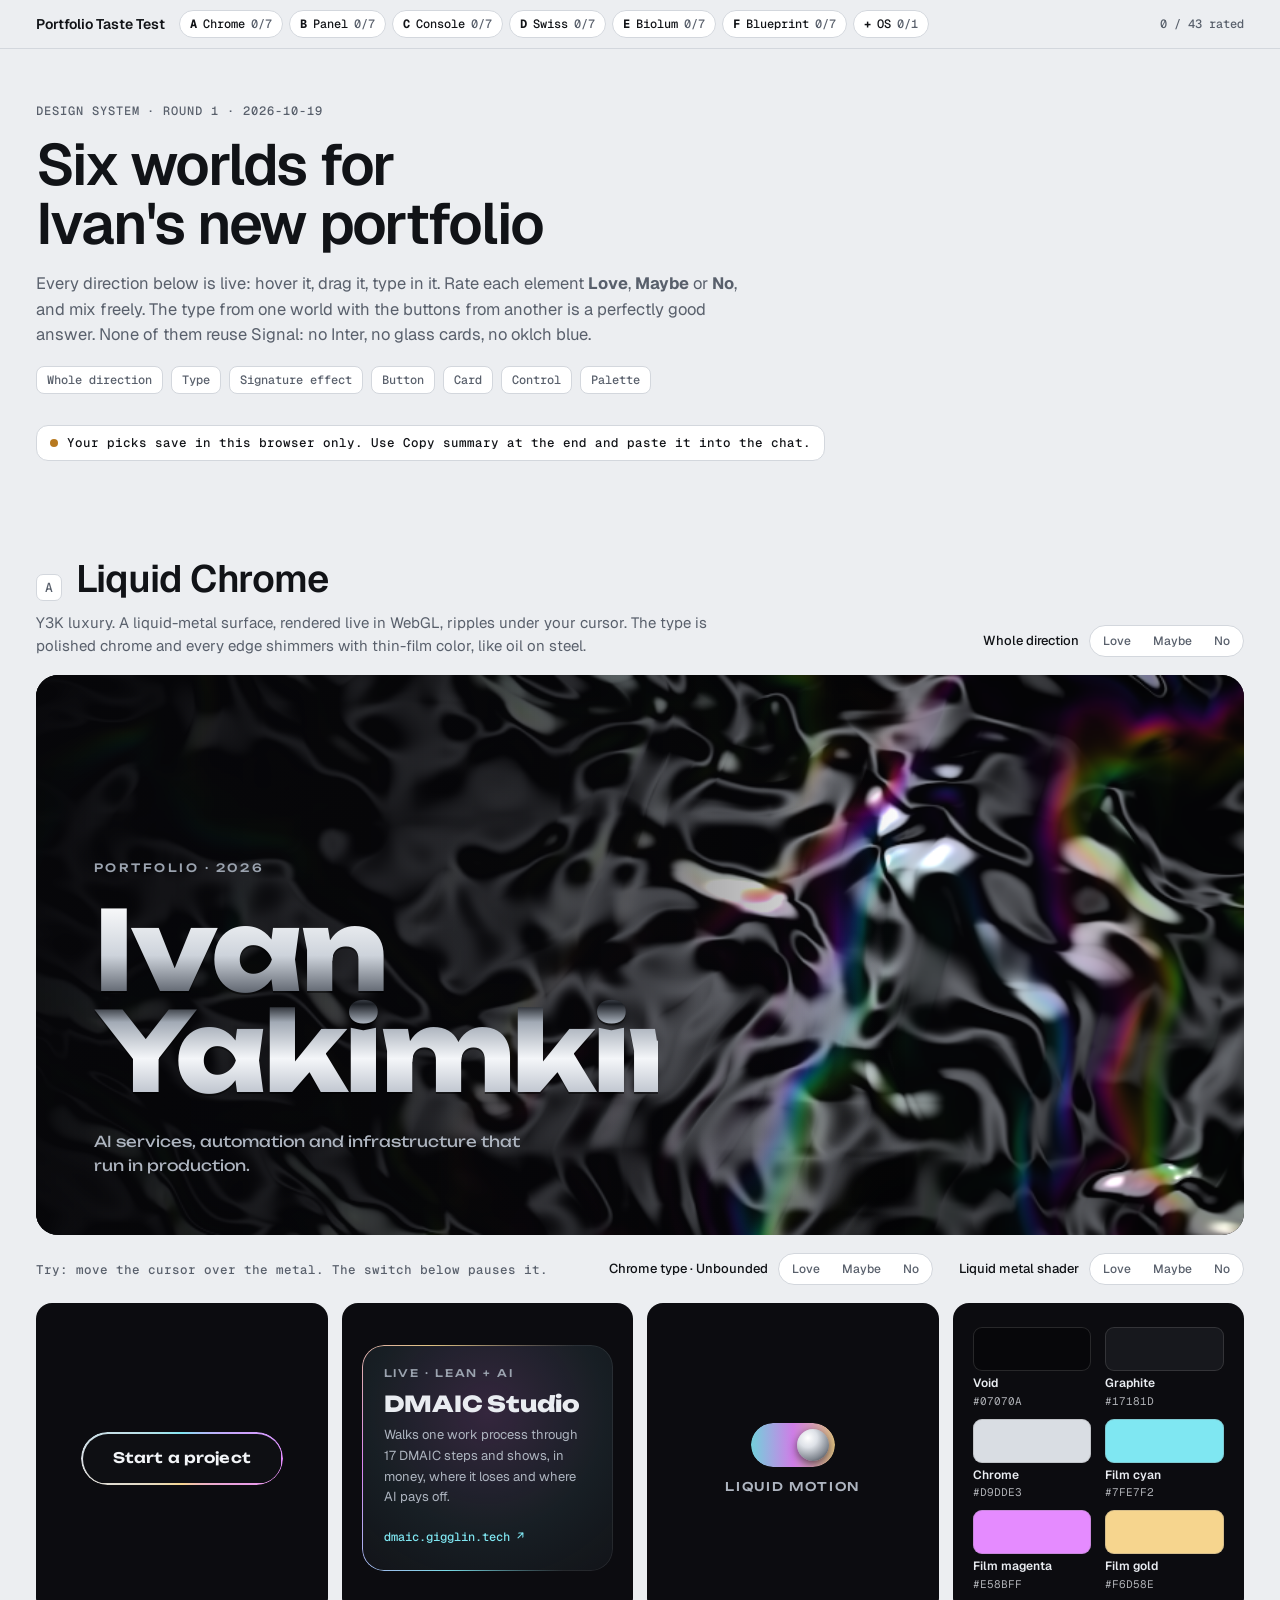
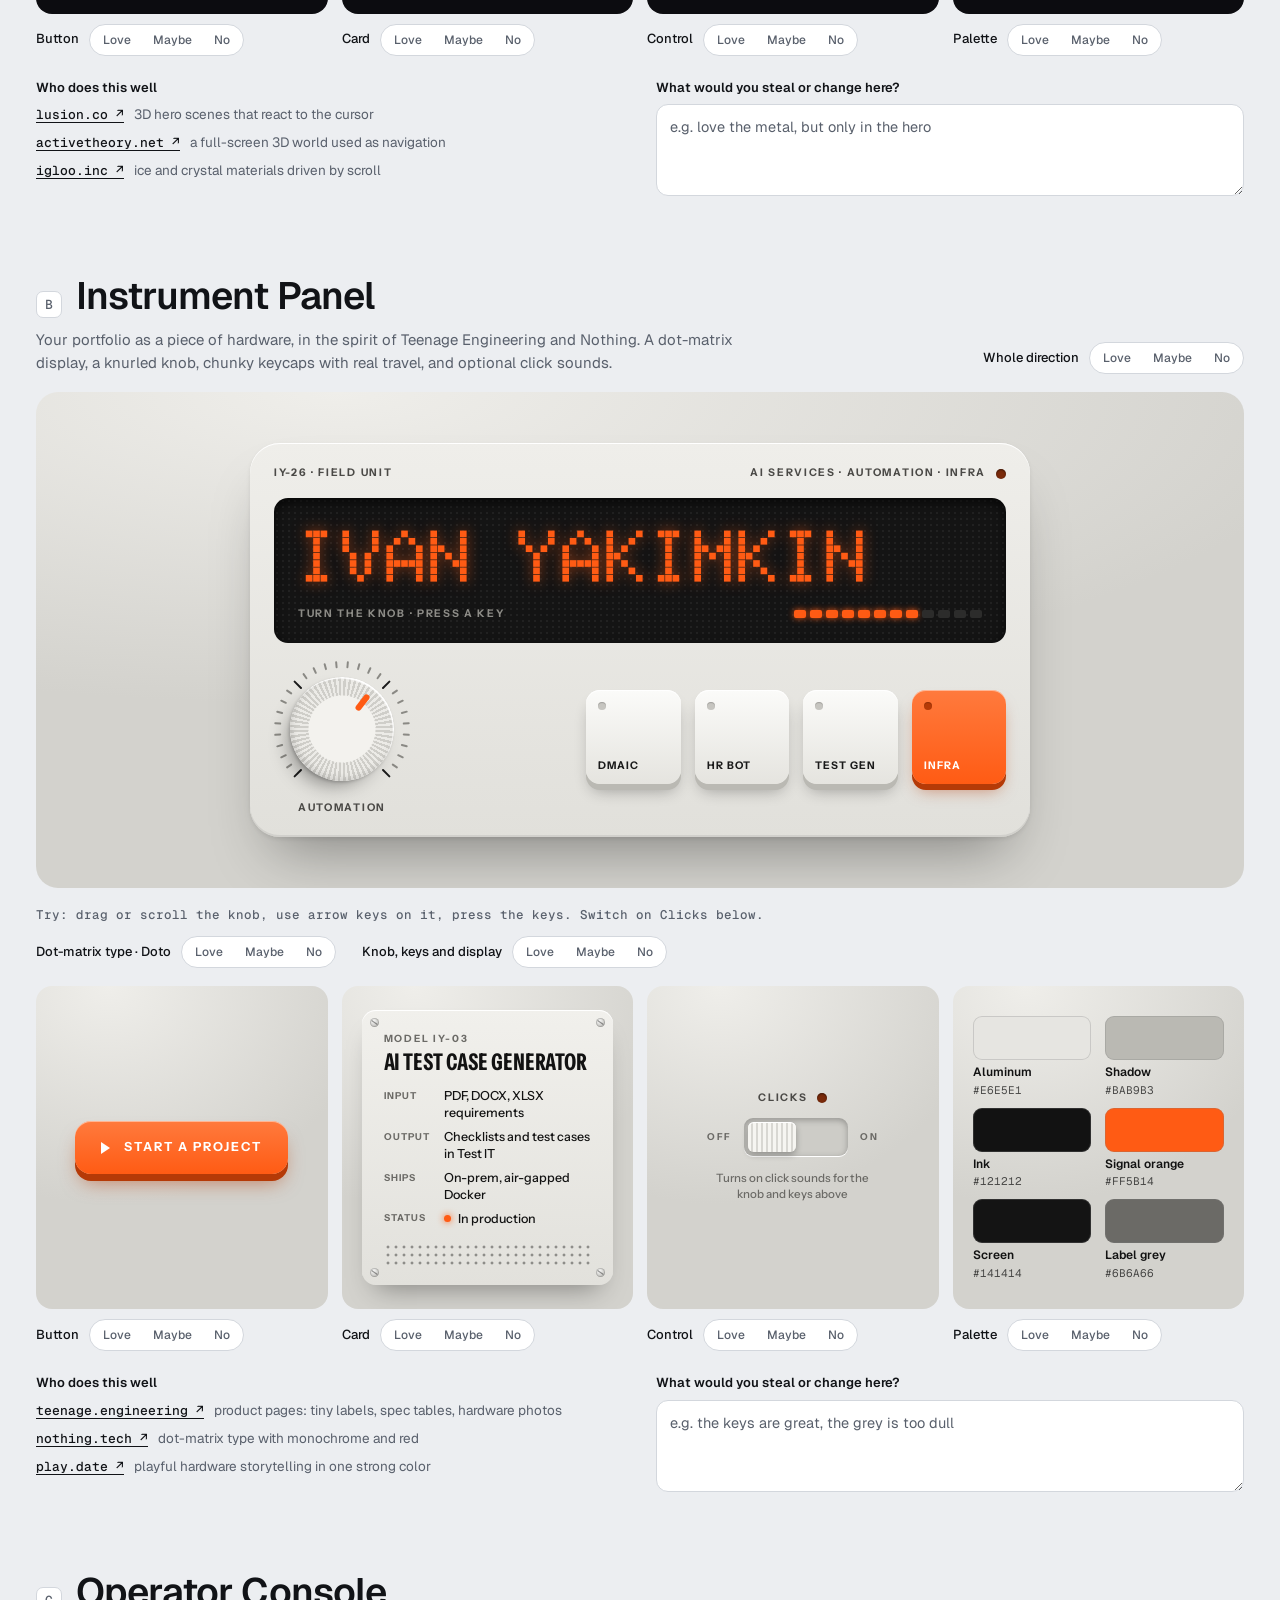
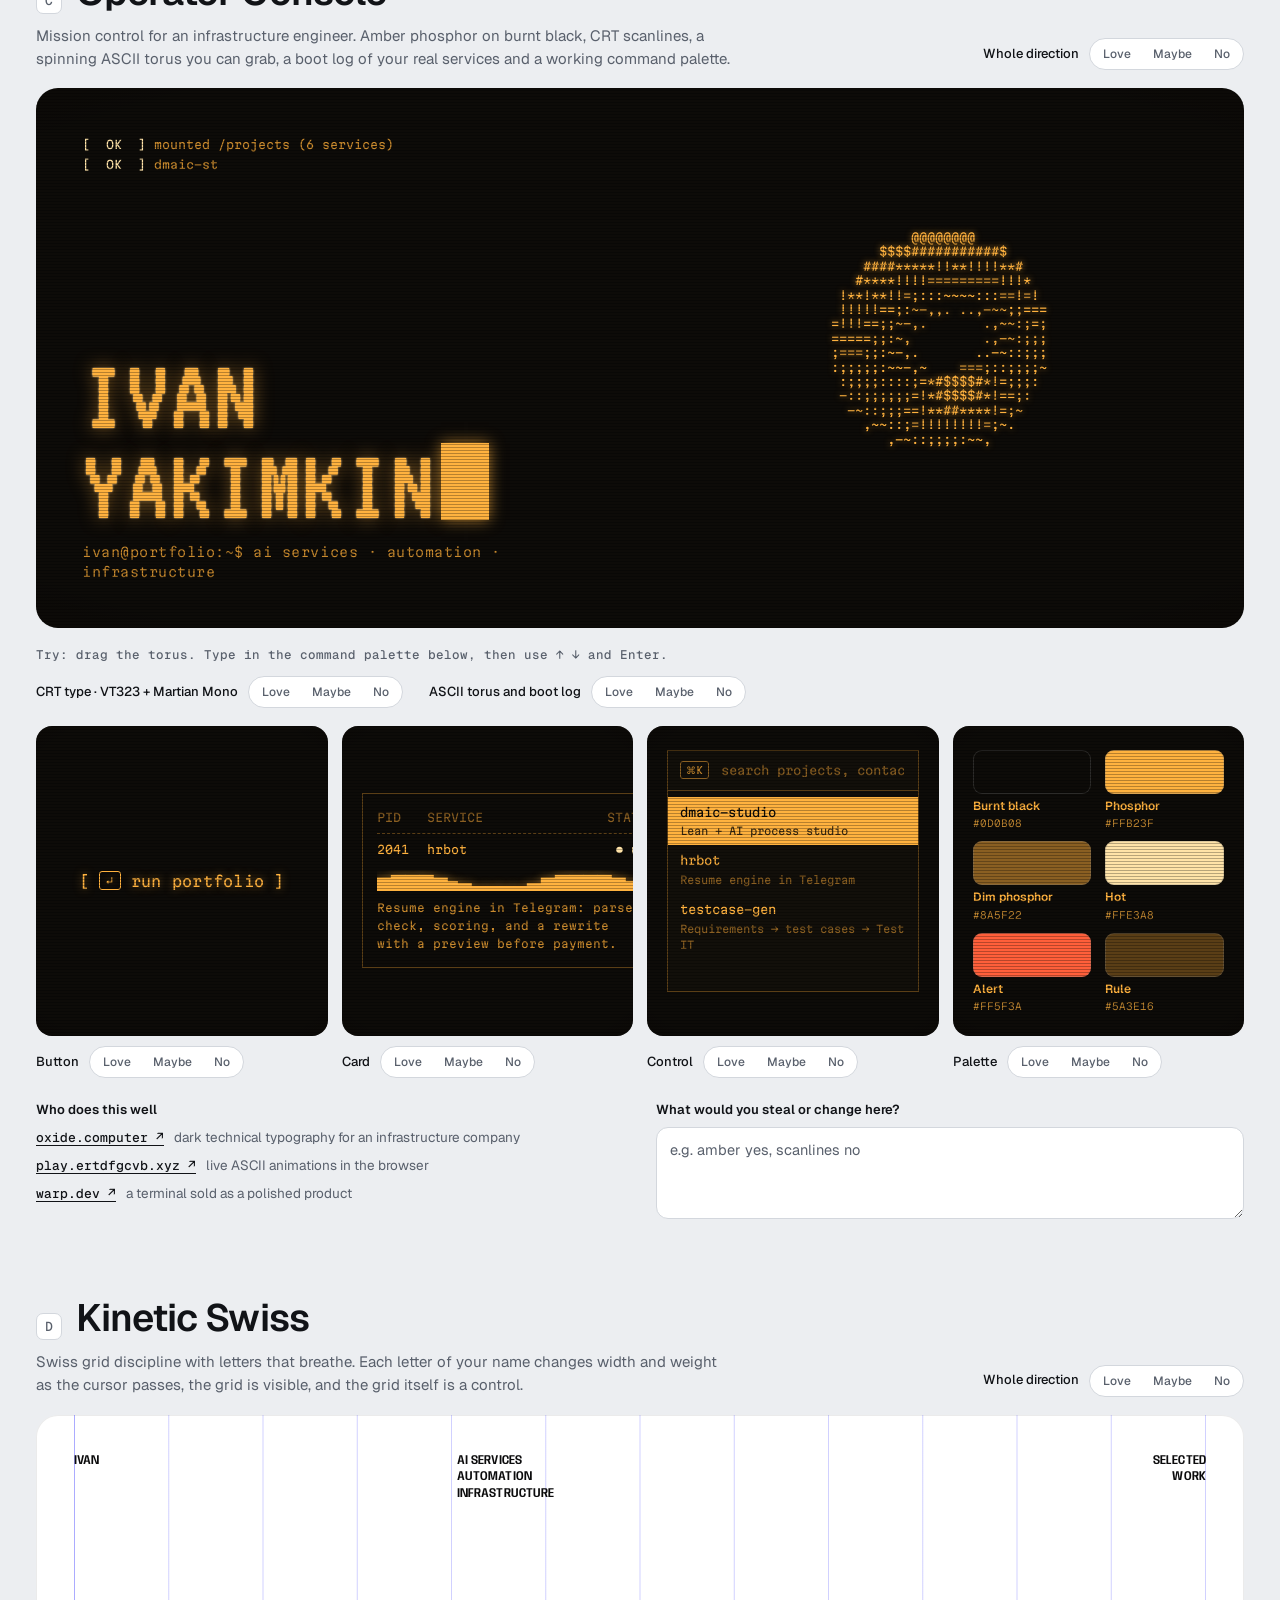
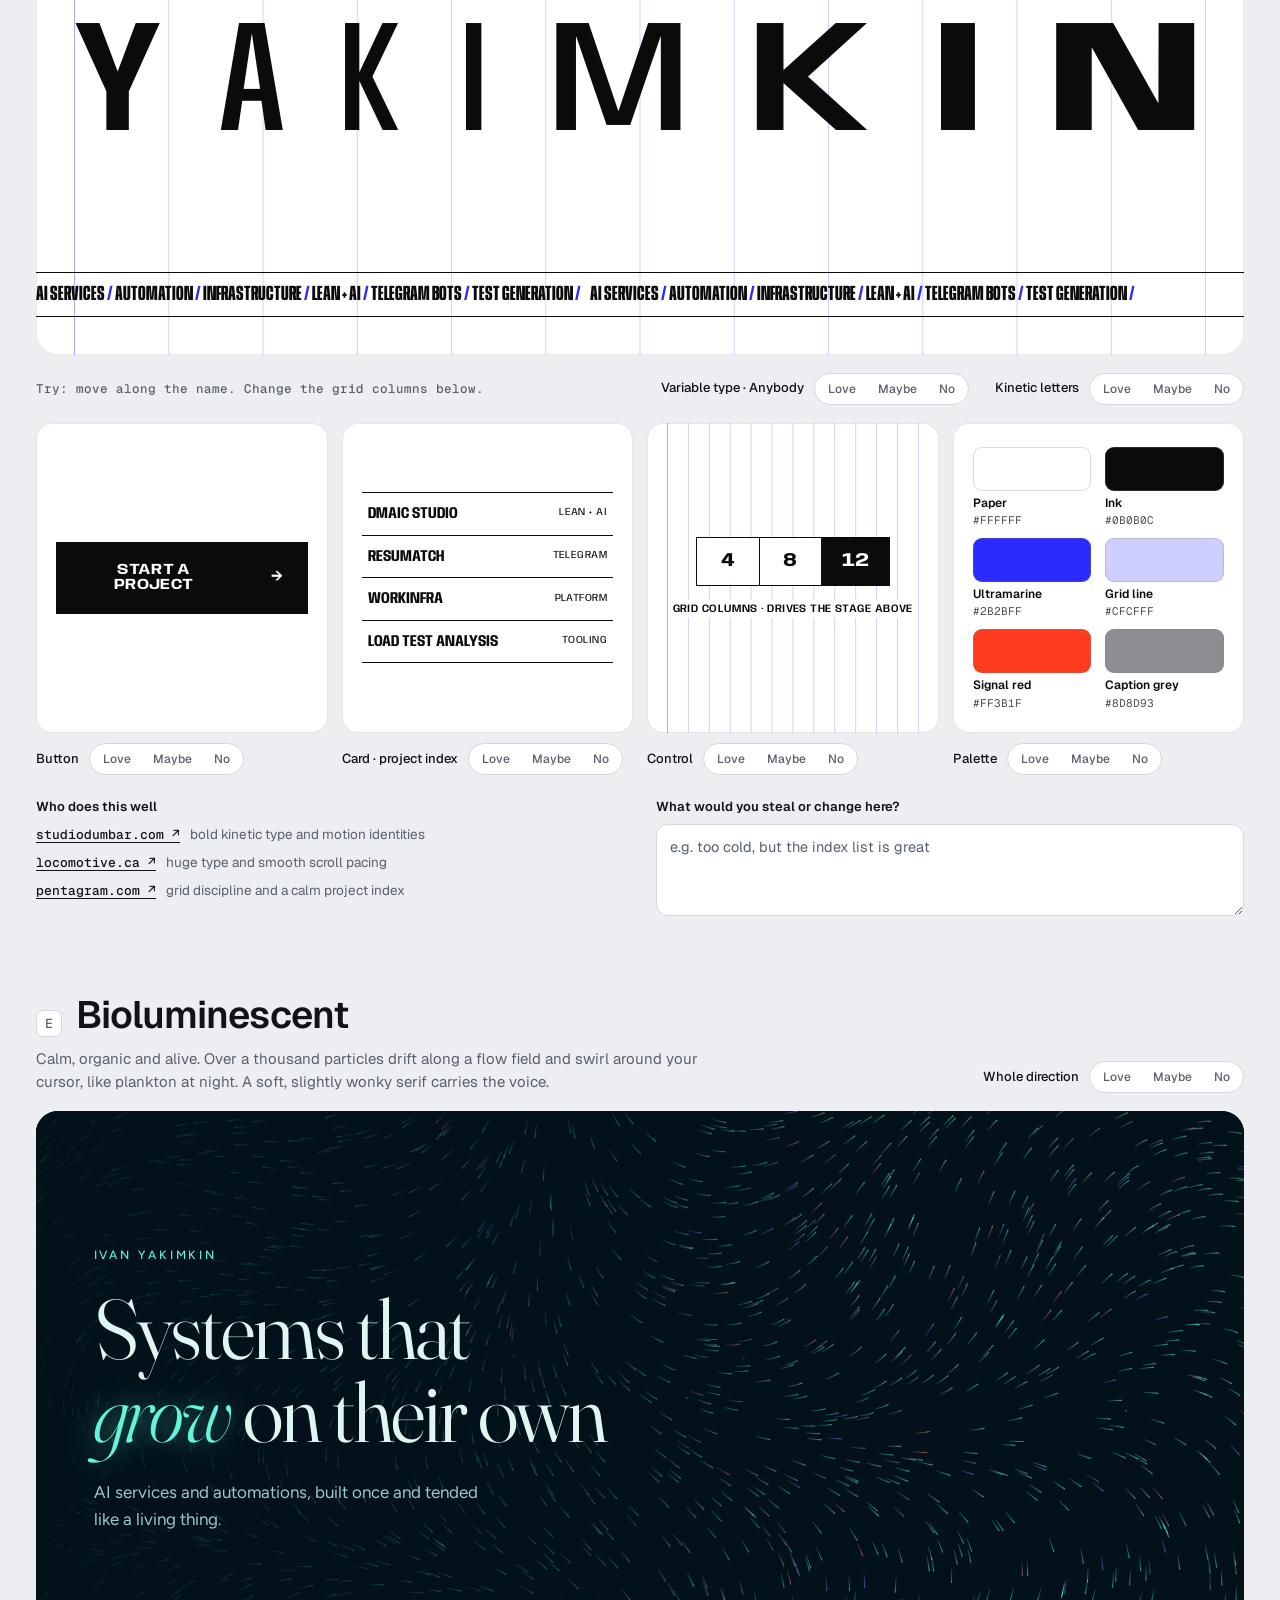
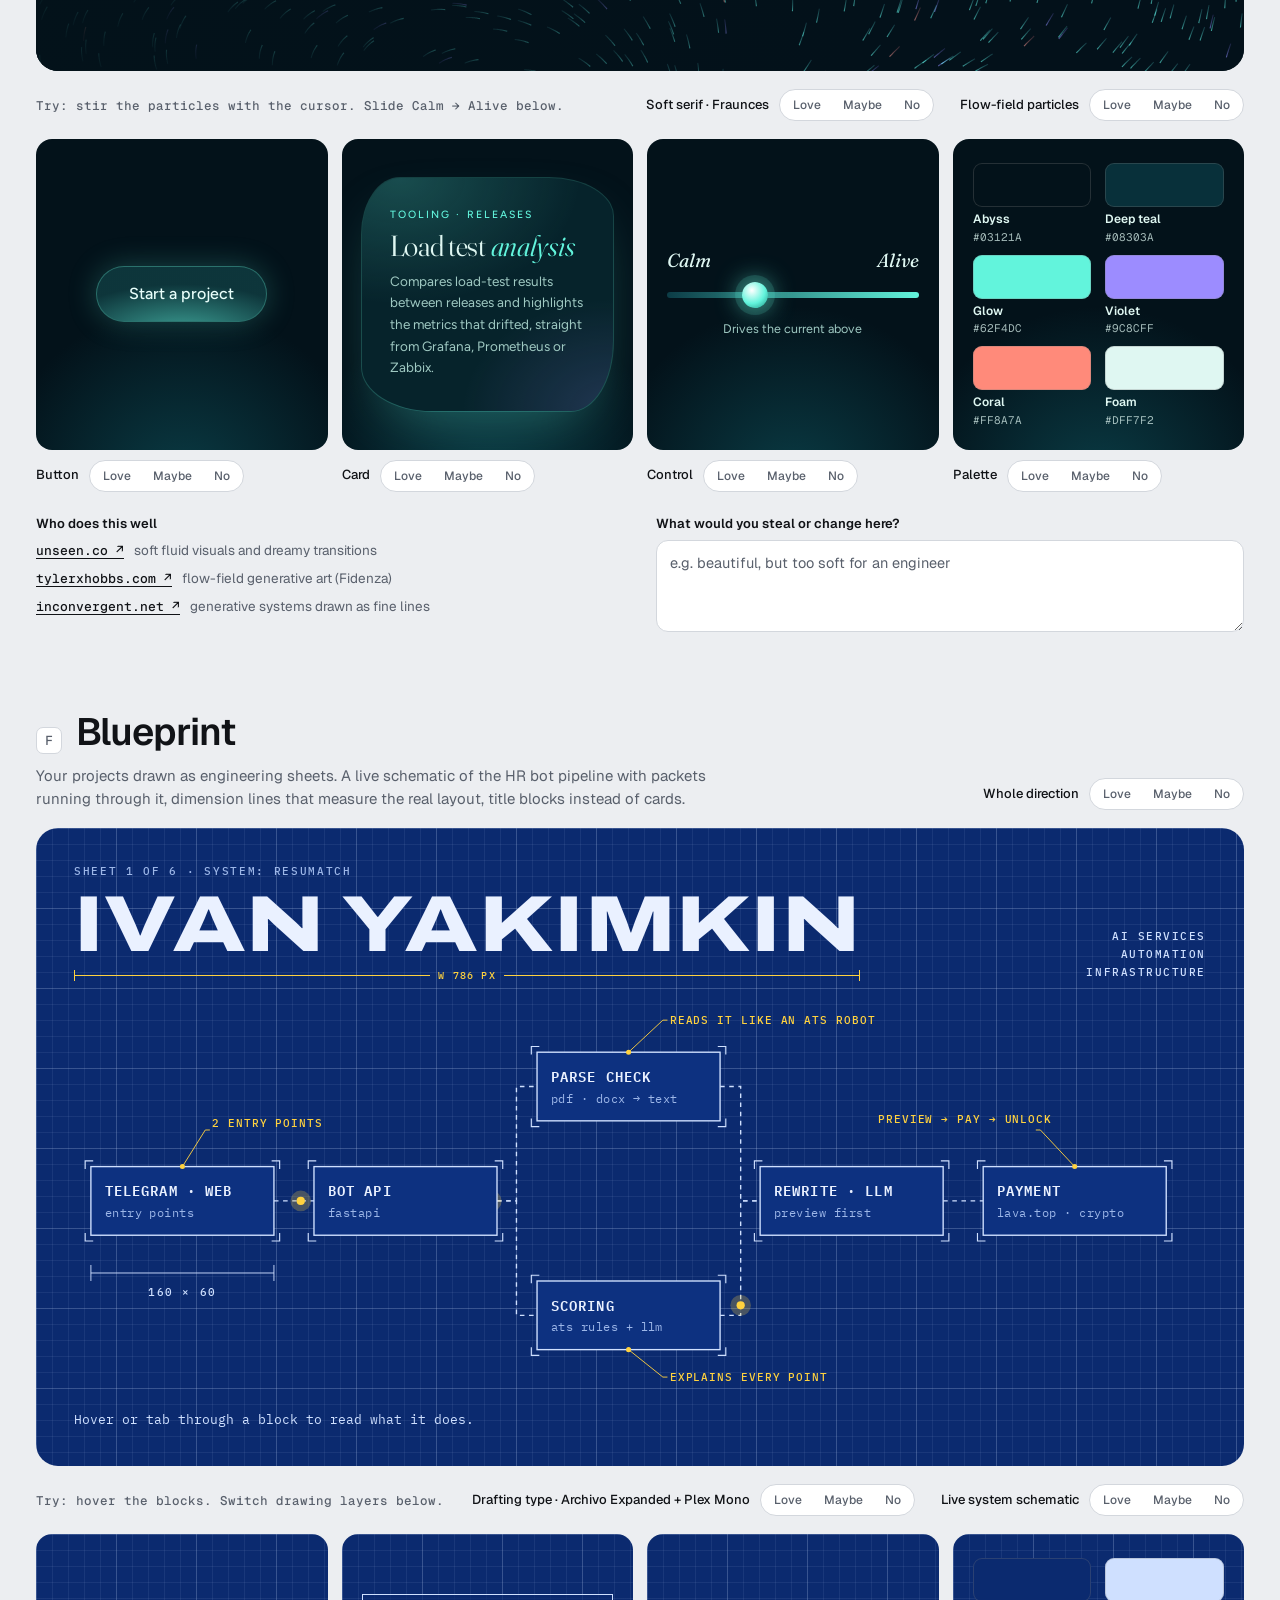
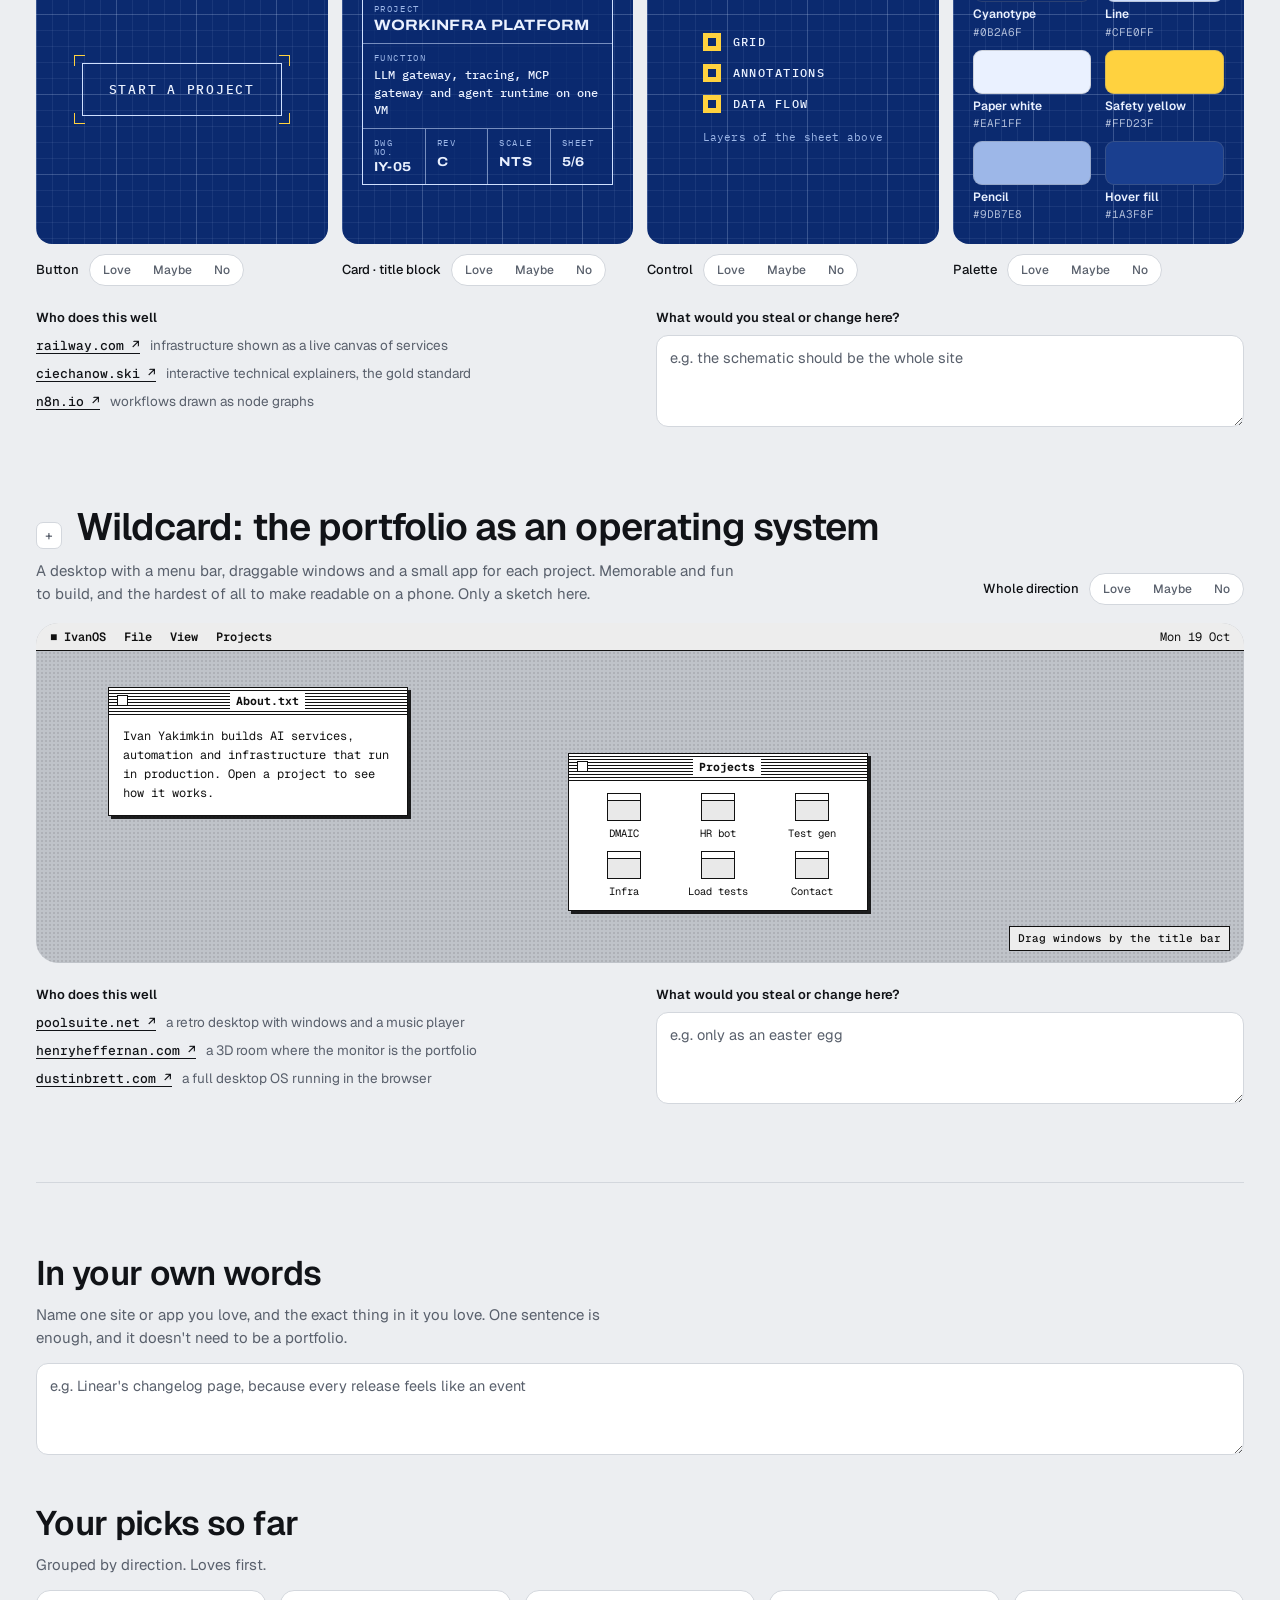
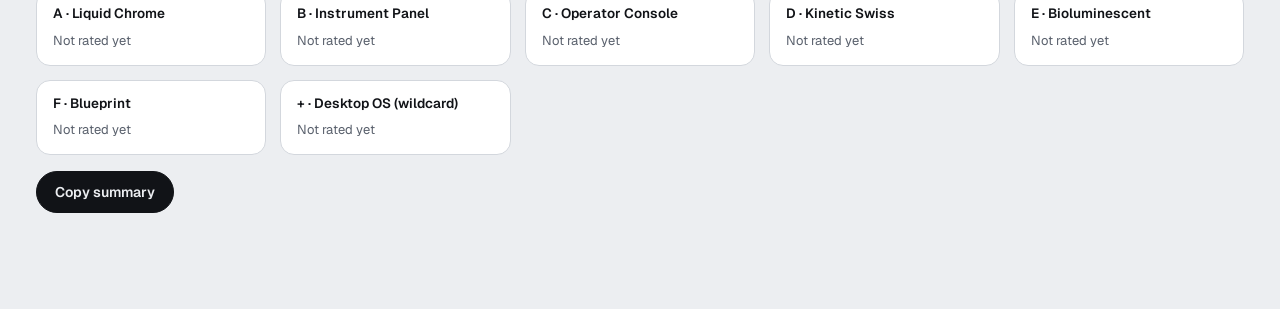
<file: design-system/rounds/01-taste-test.html>
<!doctype html>
<html lang="ru">
<head>
<meta charset="utf-8">
<meta name="viewport" content="width=device-width,initial-scale=1,viewport-fit=cover">
</head>
<body style="margin:0">
<title>Portfolio Taste Test</title>
<meta name="claude:viewport-fit-sides" content="cover">
<link rel="preconnect" href="https://fonts.googleapis.com">
<link rel="preconnect" href="https://fonts.gstatic.com" crossorigin>
<link rel="stylesheet" href="https://fonts.googleapis.com/css2?family=Geist:wght@400;500;600&family=Geist+Mono:wght@400;500&family=Unbounded:wght@400;600;800&family=Doto:wght@600;900&family=Instrument+Sans:wdth,wght@75..100,400..700&family=Martian+Mono:wght@300;400;600&family=VT323&family=Anybody:wdth,wght@50..150,100..900&family=Fraunces:ital,opsz,wght@0,9..144,300..700;1,9..144,300..700&family=Figtree:wght@400;500&family=Archivo:wdth,wght@62..125,300..800&family=IBM+Plex+Mono:wght@400;500;600&display=swap">
<style>
/* Layout: a quiet neutral shell (sticky rating bar, one column of six full-bleed "worlds").
   Each world is a single-look stage with four specimen tiles beneath it; the shell never
   competes with the worlds. Shell tokens follow the viewer's theme; worlds keep their own colors. */
:root{
  --bg:#ECEEF1; --surface:#FFFFFF; --fg:#111317; --muted:#59606C; --line:#D3D7DD; --focus:#3D63FF;
  --love:#D6336C; --maybe:#B7791F; --no:#69707D; --on-pick:#FFFFFF; --ok:#1F9D6B;
  --shell:"Geist", ui-sans-serif, system-ui, -apple-system, "Segoe UI", sans-serif;
  --mono:"Geist Mono", ui-monospace, "SF Mono", Menlo, monospace;
}
@media (prefers-color-scheme: dark){
  :root:not([data-theme="light"]){
    --bg:#0D0F12; --surface:#15181D; --fg:#ECEEF2; --muted:#98A0AC; --line:#272B32; --focus:#8098FF;
    --love:#F06595; --maybe:#E0A84A; --no:#8B93A1; --on-pick:#0D0F12; --ok:#3DD598; color-scheme:dark;
  }
}
:root[data-theme="dark"]{
  --bg:#0D0F12; --surface:#15181D; --fg:#ECEEF2; --muted:#98A0AC; --line:#272B32; --focus:#8098FF;
  --love:#F06595; --maybe:#E0A84A; --no:#8B93A1; --on-pick:#0D0F12; --ok:#3DD598; color-scheme:dark;
}
*,*::before,*::after{box-sizing:border-box}
html{scroll-behavior:smooth}
body{background:var(--bg);color:var(--fg);font:400 15px/1.55 var(--shell);-webkit-font-smoothing:antialiased;margin:0}
:focus-visible{outline:2px solid var(--focus);outline-offset:2px}
.wrap{max-width:1240px;margin:0 auto;padding-left:max(16px,env(safe-area-inset-left,0px));padding-right:max(16px,env(safe-area-inset-right,0px))}

/* ---------- shell: top bar ---------- */
.topbar{position:sticky;top:env(safe-area-inset-top,0px);z-index:30;background:var(--bg);background:color-mix(in srgb,var(--bg) 88%,transparent);-webkit-backdrop-filter:blur(14px);backdrop-filter:blur(14px);border-bottom:1px solid var(--line)}
.topbar .wrap{display:flex;align-items:center;gap:14px;padding-block:10px}
.brand{font:600 14px/1 var(--shell);white-space:nowrap}
.chips{display:flex;gap:6px;overflow-x:auto;scrollbar-width:none;min-width:0;flex:1}
.chips::-webkit-scrollbar{display:none}
.chip{display:inline-flex;align-items:center;gap:6px;font:500 12px/1 var(--mono);padding:7px 10px;border:1px solid var(--line);border-radius:999px;color:var(--fg);text-decoration:none;background:var(--surface);white-space:nowrap}
.chip:hover{border-color:var(--fg)}
.chip .cnt{color:var(--muted)}
.chip.done .cnt{color:var(--ok)}
.progress{font:500 12px/1 var(--mono);color:var(--muted);white-space:nowrap}
@media (max-width:640px){.brand{display:none}}

/* ---------- shell: intro ---------- */
.intro{padding-block:56px 20px;display:grid;gap:18px}
.eyebrow{font:500 12px/1 var(--mono);letter-spacing:.08em;text-transform:uppercase;color:var(--muted);margin:0}
.intro h1{font:600 clamp(32px,5vw,58px)/1.02 var(--shell);letter-spacing:-.03em;margin:0;text-wrap:balance;max-width:16ch}
.intro p.lede{max-width:64ch;color:var(--muted);margin:0;font-size:16.5px}
.legend{display:flex;flex-wrap:wrap;gap:8px;margin:0;padding:0;list-style:none}
.legend li{font:500 12px/1 var(--mono);padding:7px 10px;border-radius:8px;background:var(--surface);border:1px solid var(--line);color:var(--muted)}
.status{display:inline-flex;gap:9px;align-items:center;font:500 12.5px/1.35 var(--mono);padding:9px 13px;border-radius:12px;border:1px solid var(--line);background:var(--surface);width:fit-content;max-width:100%}
.status .dot{flex:none;width:8px;height:8px;border-radius:50%;background:var(--maybe)}
.status.cloud .dot{background:var(--ok)}

/* ---------- shell: direction sections ---------- */
.dir{padding-block:64px 8px;display:grid;gap:18px;scroll-margin-top:64px}
.dir-head{display:grid;grid-template-columns:minmax(0,1fr) auto;gap:10px 28px;align-items:end}
.dir-id{display:flex;align-items:baseline;gap:14px}
.dir-letter{font:500 13px/1 var(--mono);color:var(--muted);border:1px solid var(--line);border-radius:7px;padding:6px 8px;background:var(--surface)}
.dir h2{font:600 clamp(26px,3.2vw,38px)/1.08 var(--shell);letter-spacing:-.025em;margin:0;text-wrap:balance}
.dir-pitch{margin:0;color:var(--muted);max-width:70ch}
.dir-head .pick{grid-column:2;grid-row:1 / span 2;align-self:end}
@media (max-width:760px){.dir-head{grid-template-columns:minmax(0,1fr)}.dir-head .pick{grid-column:1;grid-row:auto}}
.stage{position:relative;overflow:hidden;border-radius:22px;isolation:isolate}
.pick-row{display:flex;flex-wrap:wrap;justify-content:space-between;align-items:center;gap:12px 28px}
.try{font:500 12.5px/1.4 var(--mono);color:var(--muted);margin:0;min-width:0}
.pick-row .picks{display:flex;flex-wrap:wrap;gap:12px 26px}
.tiles{display:grid;grid-template-columns:repeat(4,minmax(0,1fr));gap:14px}
@media (max-width:1040px){.tiles{grid-template-columns:repeat(2,minmax(0,1fr))}}
@media (max-width:560px){.tiles{grid-template-columns:minmax(0,1fr)}}
.tile{margin:0;display:grid;grid-template-rows:1fr auto;gap:10px;min-width:0}
.tile-art{border-radius:16px;min-height:250px;display:grid;place-items:center;padding:24px 20px;position:relative;overflow:hidden;isolation:isolate}
.dir-foot{display:grid;grid-template-columns:minmax(0,1fr) minmax(0,1fr);gap:20px 32px;padding-top:6px}
@media (max-width:760px){.dir-foot{grid-template-columns:minmax(0,1fr)}}
.refs h3,.note-l{font:600 13px/1.3 var(--shell);margin:0 0 8px;display:block}
.refs ul{list-style:none;margin:0;padding:0;display:grid;gap:7px}
.refs li{display:flex;flex-wrap:wrap;gap:4px 10px;align-items:baseline}
.refs a{font:500 13px/1.3 var(--mono);color:var(--fg);text-underline-offset:3px}
.refs a:hover{color:var(--focus)}
.refs span{color:var(--muted);font-size:13.5px}
textarea.note{width:100%;min-height:92px;resize:vertical;border:1px solid var(--line);border-radius:12px;background:var(--surface);color:var(--fg);padding:11px 13px;font:400 14.5px/1.5 var(--shell)}
textarea.note::placeholder{color:var(--muted)}

/* ---------- shell: rating control ---------- */
.pick{display:flex;align-items:center;gap:10px;flex-wrap:wrap}
.pick-label{font:500 13px/1.25 var(--shell);color:var(--fg)}
.pick-btns{display:inline-flex;border:1px solid var(--line);border-radius:999px;padding:2px;background:var(--surface)}
.pick-btns button{border:0;background:transparent;color:var(--muted);font:500 12px/1 var(--shell);padding:7px 11px;border-radius:999px;cursor:pointer;transition:background .15s,color .15s}
.pick-btns button:hover{color:var(--fg)}
.pick-btns button[aria-pressed="true"]{color:var(--on-pick)}
.pick-btns button[aria-pressed="true"][data-v="love"]{background:var(--love)}
.pick-btns button[aria-pressed="true"][data-v="maybe"]{background:var(--maybe)}
.pick-btns button[aria-pressed="true"][data-v="no"]{background:var(--no)}

/* ---------- shared swatch tile ---------- */
.swatches{list-style:none;margin:0;padding:0;display:grid;grid-template-columns:repeat(2,minmax(0,1fr));gap:12px 14px;width:100%}
.swatches li{display:grid;gap:5px;min-width:0}
.swatches .sw{height:44px;border-radius:9px;background:var(--c);box-shadow:inset 0 0 0 1px rgba(127,127,127,.28)}
.swatches b{font:600 12px/1.2 var(--shell)}
.swatches code{font:400 11px/1 var(--mono);opacity:.72}

/* =========================================================
   A · LIQUID CHROME
   ========================================================= */
.s-chrome{background:#07070A;color:#E9ECF1;min-height:clamp(400px,46vw,560px);display:flex;align-items:flex-end}
.s-chrome.no-gl{background:radial-gradient(90% 70% at 70% 40%,#D9DDE3 0%,#5B616B 30%,#17181D 60%,#07070A 100%)}
.chrome-gl{position:absolute;inset:0;width:100%;height:100%;display:block;cursor:crosshair}
.chrome-scrim{position:absolute;inset:0;background:linear-gradient(90deg,rgba(7,7,10,.94) 0%,rgba(7,7,10,.6) 42%,rgba(7,7,10,0) 72%);pointer-events:none}
.chrome-copy{position:relative;padding:clamp(24px,4.5vw,60px);max-width:680px;pointer-events:none}
.chrome-kicker{font:500 11.5px/1 "Unbounded",var(--shell);letter-spacing:.22em;text-transform:uppercase;color:#9BA3AF;margin:0}
.chrome-name{font-family:"Unbounded",var(--shell);font-weight:800;font-size:clamp(46px,8.6vw,118px);line-height:.92;letter-spacing:-.025em;margin:.22em 0 .26em;
  background:linear-gradient(180deg,#FFFFFF 0%,#CDD3DB 28%,#5E646E 47%,#1C1F25 52%,#A2AAB5 61%,#F4F6F9 79%,#B4BBC6 100%);
  background-size:100% 100%;-webkit-background-clip:text;background-clip:text;color:transparent;filter:drop-shadow(0 2px 0 rgba(0,0,0,.45))}
.chrome-sub{font:400 15px/1.6 "Unbounded",var(--shell);color:#AEB5C0;max-width:34ch;margin:0}
.t-chrome{background:#0C0C10;color:#E9ECF1}
@property --a{syntax:"<angle>";inherits:false;initial-value:0deg}
@keyframes chSpin{to{--a:360deg}}
.ch-btn{position:relative;border:0;border-radius:999px;padding:19px 32px;background:#0E0F13;color:#F2F4F7;font:600 14.5px/1 "Unbounded",var(--shell);letter-spacing:.01em;cursor:pointer;isolation:isolate;transition:transform .35s cubic-bezier(.3,1.7,.5,1)}
.ch-btn::before{content:"";position:absolute;inset:0;border-radius:inherit;padding:1.5px;background:conic-gradient(from var(--a),#7FE7F2,#E58BFF,#F6D58E,#D9DDE3,#7FE7F2);-webkit-mask:linear-gradient(#000 0 0) content-box,linear-gradient(#000 0 0);-webkit-mask-composite:xor;mask-composite:exclude;animation:chSpin 5s linear infinite}
.ch-btn::after{content:"";position:absolute;inset:-12px;border-radius:inherit;background:conic-gradient(from var(--a),#7FE7F2,#E58BFF,#F6D58E,#7FE7F2);filter:blur(22px);opacity:0;z-index:-1;transition:opacity .4s;animation:chSpin 5s linear infinite}
.ch-btn:hover::after,.ch-btn:focus-visible::after{opacity:.55}
.ch-btn:active{transform:scale(.95,.88)}
.ch-card{--mx:50%;--my:30%;--ang:200deg;position:relative;border-radius:22px;padding:24px 22px;width:100%;max-width:300px;color:#E9ECF1;
  background:radial-gradient(340px circle at var(--mx) var(--my),rgba(229,139,255,.17),rgba(127,231,242,.06) 35%,transparent 62%),#111217}
.ch-card::before{content:"";position:absolute;inset:0;border-radius:inherit;padding:1px;background:conic-gradient(from var(--ang),rgba(127,231,242,.95),rgba(229,139,255,.95),rgba(246,213,142,.9),rgba(255,255,255,.08) 55%,rgba(255,255,255,.08) 85%,rgba(127,231,242,.95));-webkit-mask:linear-gradient(#000 0 0) content-box,linear-gradient(#000 0 0);-webkit-mask-composite:xor;mask-composite:exclude;pointer-events:none}
.ch-card .k{font:500 10.5px/1 "Unbounded",var(--shell);letter-spacing:.18em;text-transform:uppercase;color:#9BA3AF;margin:0}
.ch-card h4{font:800 22px/1.05 "Unbounded",var(--shell);margin:12px 0 10px;letter-spacing:-.01em}
.ch-card p{font:400 13px/1.6 var(--shell);color:#AEB5C0;margin:0 0 16px}
.ch-card .lnk{font:500 12px/1 var(--mono);color:#7FE7F2}
.ch-ctl{display:grid;justify-items:center;gap:14px}
.ch-ctl label{font:500 12px/1 "Unbounded",var(--shell);letter-spacing:.14em;text-transform:uppercase;color:#AEB5C0}
.ch-switch{position:relative;width:84px;height:44px;border-radius:999px;border:0;padding:0;background:#09090C;box-shadow:inset 0 3px 8px rgba(0,0,0,.9),inset 0 0 0 1px rgba(255,255,255,.07);cursor:pointer;overflow:hidden}
.ch-switch::before{content:"";position:absolute;inset:0;border-radius:inherit;background:linear-gradient(90deg,#7FE7F2,#E58BFF,#F6D58E);opacity:0;transition:opacity .45s}
.ch-switch[aria-checked="true"]::before{opacity:.9}
.ch-bead{position:absolute;top:6px;left:6px;width:32px;height:32px;border-radius:999px;background:radial-gradient(circle at 34% 28%,#FFFFFF 0%,#DDE1E7 30%,#80868F 70%,#24272D 100%);box-shadow:0 3px 8px rgba(0,0,0,.55);transition:left .5s cubic-bezier(.5,1.7,.4,1)}
.ch-switch[aria-checked="true"] .ch-bead{left:46px}
.ch-switch.squish .ch-bead{animation:chStretch .5s ease}
@keyframes chStretch{35%{transform:scaleX(1.5)}}

/* =========================================================
   B · INSTRUMENT PANEL
   ========================================================= */
.s-panel{background:radial-gradient(120% 90% at 25% 0%,#EFEEEA 0%,#D3D2CD 70%);color:#121212;padding:clamp(18px,4vw,52px);display:grid;place-items:center}
.pn-device{width:min(100%,780px);background:linear-gradient(180deg,#EFEEEA,#E1E0DB);border-radius:30px;padding:clamp(14px,2.4vw,24px);display:grid;gap:18px;
  box-shadow:inset 0 1px 0 #FFFFFF,inset 0 -2px 0 rgba(0,0,0,.07),0 34px 60px -24px rgba(0,0,0,.38),0 2px 4px rgba(0,0,0,.08)}
.pn-top{display:flex;justify-content:space-between;align-items:center;gap:12px;font:700 10.5px/1.2 "Instrument Sans",var(--shell);letter-spacing:.16em;text-transform:uppercase;color:#4B4A47}
.pn-top-r{display:inline-flex;align-items:center;gap:10px;text-align:right}
.pn-led{flex:none;width:10px;height:10px;border-radius:50%;background:#7A2A0A;box-shadow:inset 0 1px 2px rgba(0,0,0,.5);transition:background .1s,box-shadow .1s}
.pn-led.on{background:#FF5B14;box-shadow:0 0 12px #FF5B14,inset 0 0 2px #FFF}
.pn-screen{background:#141414;border-radius:14px;padding:clamp(14px,2.2vw,22px) clamp(14px,2.4vw,24px);box-shadow:inset 0 4px 12px rgba(0,0,0,.75);background-image:radial-gradient(rgba(255,255,255,.055) 1px,transparent 1.3px);background-size:6px 6px;overflow:hidden}
.pn-dm{font-family:"Doto",var(--mono);font-weight:900;font-size:clamp(30px,6.4vw,74px);line-height:1;color:#FF5B14;text-shadow:0 0 14px rgba(255,91,20,.55);white-space:nowrap;min-height:1em}
.pn-meta{display:flex;justify-content:space-between;align-items:center;gap:12px;margin-top:14px;font:700 10.5px/1.2 "Instrument Sans",var(--shell);letter-spacing:.16em;color:#8C8B86;text-transform:uppercase}
.pn-meter{display:flex;gap:4px;flex:none}
.pn-meter i{width:12px;height:8px;border-radius:2px;background:#2C2C2B}
.pn-meter i.on{background:#FF5B14;box-shadow:0 0 6px rgba(255,91,20,.9)}
.pn-controls{display:grid;grid-template-columns:auto minmax(0,1fr);gap:clamp(16px,3vw,30px);align-items:center}
@media (max-width:560px){.pn-controls{grid-template-columns:minmax(0,1fr);justify-items:center}}
.pn-knob-wrap{display:grid;justify-items:center;gap:6px}
.pn-dial{position:relative;width:136px;height:136px;display:grid;place-items:center}
.pn-tick{position:absolute;left:50%;top:0;width:2px;height:7px;margin-left:-1px;background:#8A8984;transform-origin:50% 68px;border-radius:1px}
.pn-tick.major{height:11px;background:#1A1A1A}
.pn-knob{--ang:0deg;width:104px;height:104px;border-radius:50%;position:relative;cursor:grab;touch-action:none;transform:rotate(var(--ang));
  background:radial-gradient(circle,#F3F2EE 0 33px,transparent 34px),repeating-conic-gradient(#CFCEC9 0deg 3deg,#ECEBE7 3deg 6deg);
  box-shadow:0 14px 20px -8px rgba(0,0,0,.42),0 2px 3px rgba(0,0,0,.16),inset 0 2px 1px #FFFFFF,inset 0 -3px 6px rgba(0,0,0,.12)}
.pn-knob::after{content:"";position:absolute;top:9px;left:50%;width:6px;height:19px;margin-left:-3px;border-radius:3px;background:#FF5B14}
.pn-knob:active{cursor:grabbing}
.pn-knob:focus-visible{outline:2px solid #FF5B14;outline-offset:6px}
.pn-cap{font:700 10.5px/1 "Instrument Sans",var(--shell);letter-spacing:.16em;text-transform:uppercase;color:#4B4A47}
.pn-keys{display:grid;grid-template-columns:repeat(4,minmax(0,1fr));gap:clamp(8px,1.6vw,14px);width:100%;max-width:420px;justify-self:end}
@media (max-width:560px){.pn-keys{justify-self:stretch}}
.pn-key{aspect-ratio:1;border:0;border-radius:14px;background:linear-gradient(180deg,#FBFBF9,#E5E4DF);color:#1A1A1A;
  box-shadow:0 6px 0 #BAB9B3,0 11px 16px -5px rgba(0,0,0,.32),inset 0 1px 0 #FFFFFF;font:700 10.5px/1.15 "Instrument Sans",var(--shell);letter-spacing:.1em;text-transform:uppercase;
  display:grid;align-content:space-between;justify-items:start;padding:clamp(8px,1.4vw,12px);cursor:pointer;transition:transform .07s,box-shadow .07s;text-align:left}
.pn-key .dot{width:8px;height:8px;border-radius:50%;background:#C6C5C0;box-shadow:inset 0 1px 1px rgba(0,0,0,.2)}
.pn-key[aria-pressed="true"] .dot{background:#FF5B14;box-shadow:0 0 8px #FF5B14}
.pn-key.k-orange{background:linear-gradient(180deg,#FF7A3D,#FF5B14);color:#FFFFFF;box-shadow:0 6px 0 #B53A07,0 11px 16px -5px rgba(181,58,7,.5),inset 0 1px 0 rgba(255,255,255,.45)}
.pn-key.k-orange .dot{background:#B53A07}
.pn-key.k-orange[aria-pressed="true"] .dot{background:#FFFFFF;box-shadow:0 0 8px #FFFFFF}
.pn-key:active,.pn-key.down{transform:translateY(5px);box-shadow:0 1px 0 #BAB9B3,0 3px 6px -2px rgba(0,0,0,.3),inset 0 1px 0 #FFFFFF}
.pn-key.k-orange:active,.pn-key.k-orange.down{box-shadow:0 1px 0 #B53A07,0 3px 6px -2px rgba(181,58,7,.5),inset 0 1px 0 rgba(255,255,255,.45)}
.pn-key:focus-visible{outline:2px solid #FF5B14;outline-offset:3px}
.t-panel{background:radial-gradient(120% 90% at 25% 0%,#EFEEEA 0%,#D3D2CD 75%);color:#121212}
.pn-btn{border:0;border-radius:16px;padding:20px 26px;background:linear-gradient(180deg,#FF7A3D,#FF5B14);color:#FFFFFF;font:700 12.5px/1 "Instrument Sans",var(--shell);letter-spacing:.16em;text-transform:uppercase;
  box-shadow:0 7px 0 #B53A07,0 13px 20px -6px rgba(181,58,7,.6),inset 0 1px 0 rgba(255,255,255,.45);cursor:pointer;transition:transform .07s,box-shadow .07s;display:inline-flex;gap:14px;align-items:center}
.pn-btn:active{transform:translateY(6px);box-shadow:0 1px 0 #B53A07,0 3px 6px -2px rgba(181,58,7,.6),inset 0 1px 0 rgba(255,255,255,.45)}
.pn-btn .tri{width:0;height:0;border-left:9px solid #FFFFFF;border-top:6px solid transparent;border-bottom:6px solid transparent}
.pn-spec{position:relative;width:100%;max-width:290px;background:linear-gradient(180deg,#F1F0EC,#E2E1DC);border-radius:14px;padding:24px 22px 18px;box-shadow:inset 0 1px 0 #FFFFFF,0 16px 26px -14px rgba(0,0,0,.4);color:#121212;font-family:"Instrument Sans",var(--shell)}
.pn-spec .screw{position:absolute;width:9px;height:9px;border-radius:50%;background:radial-gradient(circle at 40% 35%,#FBFBFA,#A6A5A0);box-shadow:inset 0 0 0 1px rgba(0,0,0,.16)}
.pn-spec .screw::after{content:"";position:absolute;left:1px;right:1px;top:4px;height:1px;background:rgba(0,0,0,.4);transform:rotate(35deg)}
.pn-spec .s1{top:8px;left:8px}.pn-spec .s2{top:8px;right:8px}.pn-spec .s3{bottom:8px;left:8px}.pn-spec .s4{bottom:8px;right:8px}
.pn-spec .k{font:700 10px/1 "Instrument Sans",var(--shell);letter-spacing:.18em;text-transform:uppercase;color:#6B6A66;margin:0}
.pn-spec h4{font:700 23px/1.02 "Instrument Sans",var(--shell);font-stretch:75%;letter-spacing:-.005em;margin:7px 0 14px;text-transform:uppercase}
.pn-spec dl{display:grid;grid-template-columns:auto minmax(0,1fr);gap:7px 14px;margin:0;font-size:12.5px;line-height:1.35}
.pn-spec dt{color:#6B6A66;text-transform:uppercase;letter-spacing:.12em;font-size:9.5px;font-weight:700;padding-top:2px}
.pn-spec dd{margin:0;font-weight:500}
.pn-live{display:inline-flex;align-items:center;gap:7px}
.pn-live::before{content:"";width:7px;height:7px;border-radius:50%;background:#FF5B14;box-shadow:0 0 7px #FF5B14}
.pn-grill{height:24px;margin-top:16px;background:radial-gradient(circle,#3A3A38 1.3px,transparent 1.7px) 0 0/8px 8px;opacity:.5;border-radius:4px}
.pn-ctl{display:grid;justify-items:center;gap:14px}
.pn-ctl-top{display:flex;align-items:center;gap:10px;font:700 10.5px/1 "Instrument Sans",var(--shell);letter-spacing:.16em;text-transform:uppercase;color:#4B4A47}
.pn-ctl-row{display:flex;align-items:center;gap:12px;font:700 9.5px/1 "Instrument Sans",var(--shell);letter-spacing:.16em;color:#6B6A66}
.pn-slide{position:relative;width:104px;height:38px;border:0;border-radius:9px;background:#CDCCC7;box-shadow:inset 0 2px 6px rgba(0,0,0,.28),0 1px 0 #FFFFFF;cursor:pointer;padding:0;transition:background .2s}
.pn-slide[aria-checked="true"]{background:#FF5B14}
.pn-slide-h{position:absolute;top:4px;left:4px;width:48px;height:30px;border-radius:6px;background:repeating-linear-gradient(90deg,#F6F5F1 0 3px,#D8D7D2 3px 5px);box-shadow:0 3px 6px rgba(0,0,0,.28),inset 0 1px 0 #FFFFFF;transition:left .18s cubic-bezier(.6,0,.3,1.5)}
.pn-slide[aria-checked="true"] .pn-slide-h{left:52px}
.pn-slide:focus-visible{outline:2px solid #FF5B14;outline-offset:4px}
.pn-ctl p{margin:0;font:500 11.5px/1.4 "Instrument Sans",var(--shell);color:#6B6A66;text-align:center;max-width:22ch}

/* =========================================================
   C · OPERATOR CONSOLE
   ========================================================= */
.s-console{background:#0D0B08;color:#FFB23F;display:grid;grid-template-columns:minmax(0,1.05fr) minmax(0,1fr);min-height:clamp(400px,44vw,540px);font-family:"Martian Mono",var(--mono)}
.s-console::after,.t-console::after{content:"";position:absolute;inset:0;pointer-events:none;z-index:2;background:repeating-linear-gradient(0deg,rgba(0,0,0,.28) 0 1px,transparent 1px 3px),radial-gradient(120% 100% at 50% 50%,transparent 55%,rgba(0,0,0,.55) 100%)}
@media (max-width:760px){.s-console{grid-template-columns:minmax(0,1fr)}}
.cs-left{padding:clamp(20px,3.6vw,46px);display:flex;flex-direction:column;justify-content:space-between;gap:26px;min-width:0;position:relative;z-index:1}
.cs-boot{font:400 11.5px/1.75 "Martian Mono",var(--mono);color:#C98A2E;margin:0;white-space:pre-wrap;min-height:10.5em;overflow-wrap:anywhere}
.cs-boot .ok{color:#FFE3A8}
.cs-boot .wait{color:#FF5F3A}
.cs-name{font-family:"VT323",var(--mono);font-weight:400;font-size:clamp(56px,8.4vw,120px);line-height:.84;margin:0;color:#FFB23F;text-shadow:0 0 18px rgba(255,178,63,.5),0 0 2px rgba(255,225,170,.9);letter-spacing:.01em}
.cs-caret{display:inline-block;width:.45em;height:.72em;background:#FFB23F;vertical-align:-.02em;margin-left:.06em;box-shadow:0 0 14px rgba(255,178,63,.7);animation:csBlink 1.05s steps(1) infinite}
@keyframes csBlink{50%{opacity:0}}
.cs-sub{font:300 13px/1.5 "Martian Mono",var(--mono);letter-spacing:.04em;color:#C98A2E;margin:12px 0 0}
.cs-ascii{position:relative;z-index:1;width:100%;height:100%;min-height:300px;display:block;cursor:grab;touch-action:none}
.cs-ascii:active{cursor:grabbing}
.t-console{background:#0D0B08;color:#FFB23F;font-family:"Martian Mono",var(--mono)}
.t-console > *{position:relative;z-index:1}
.cs-btn{background:transparent;border:0;color:#FFB23F;font:400 14.5px/1 "Martian Mono",var(--mono);padding:15px 16px;cursor:pointer;letter-spacing:.02em;text-shadow:0 0 8px rgba(255,178,63,.55);display:inline-flex;align-items:center;gap:10px;transition:background .12s,color .12s}
.cs-btn .br{display:inline-block;transition:transform .25s}
.cs-btn kbd{font:400 11px/1 "Martian Mono",var(--mono);border:1px solid currentColor;padding:3px 6px;border-radius:3px}
.cs-btn:hover,.cs-btn:focus-visible{background:#FFB23F;color:#0D0B08;text-shadow:none;outline:0}
.cs-btn:hover .l,.cs-btn:focus-visible .l{transform:translateX(-7px)}
.cs-btn:hover .r,.cs-btn:focus-visible .r{transform:translateX(7px)}
.cs-proc{width:100%;max-width:300px;border:1px solid #5A3E16;padding:14px;font:400 11.5px/1.6 "Martian Mono",var(--mono);color:#FFB23F}
.cs-proc-h,.cs-proc-r{display:grid;grid-template-columns:5ch minmax(0,1fr) auto;gap:10px}
.cs-proc-h{color:#8A5F22;border-bottom:1px dashed #5A3E16;padding-bottom:6px;margin-bottom:6px}
.cs-up{color:#FFE3A8}
.cs-spark{font-size:19px;line-height:1.1;letter-spacing:-1px;margin:12px 0 8px;color:#FFB23F;text-shadow:0 0 8px rgba(255,178,63,.55);white-space:nowrap;overflow:hidden}
.cs-proc p{margin:0;color:#C98A2E;font-size:11px;line-height:1.65}
.cs-cmd{width:100%;max-width:300px;border:1px solid #5A3E16;background:#120F0A;color:#FFB23F;align-self:start}
.cs-cmd:focus-within{border-color:#FFB23F;box-shadow:0 0 0 1px #FFB23F,0 0 18px rgba(255,178,63,.25)}
.cs-cmd-in{display:flex;gap:10px;align-items:center;padding:10px 12px;border-bottom:1px solid #5A3E16}
.cs-cmd-in kbd{font:400 10px/1 "Martian Mono",var(--mono);border:1px solid #8A5F22;padding:3px 5px;color:#C98A2E;border-radius:3px}
.cs-cmd input{flex:1;min-width:0;background:transparent;border:0;outline:0;color:#FFE3A8;font:400 12px/1.4 "Martian Mono",var(--mono);caret-color:#FFB23F}
.cs-cmd input::placeholder{color:#8A5F22}
.cs-cmd ul{list-style:none;margin:0;padding:6px 0;max-height:176px;overflow:auto}
.cs-cmd li{padding:6px 12px;display:grid;gap:2px;cursor:pointer;font-size:12px}
.cs-cmd li small{color:#8A5F22;font-size:10.5px}
.cs-cmd li.on{background:#FFB23F;color:#0D0B08}
.cs-cmd li.on small{color:#3B2A10}
.cs-cmd mark{background:transparent;color:#FFE3A8;text-decoration:underline;text-underline-offset:2px}
.cs-cmd li.on mark{color:#0D0B08}
.cs-out{padding:4px 12px 10px;font-size:11px;color:#C98A2E;min-height:2.2em}

/* =========================================================
   D · KINETIC SWISS
   ========================================================= */
.s-swiss{--cols:12;--pad:clamp(18px,3vw,38px);container-type:inline-size;background:#FFFFFF;color:#0B0B0C;padding:var(--pad);display:grid;gap:clamp(14px,2.4vw,28px);min-height:clamp(400px,44vw,540px);align-content:space-between;box-shadow:inset 0 0 0 1px rgba(11,11,12,.08)}
.sw-grid,.t-swiss .sw-grid{position:absolute;inset:0 var(--pad);pointer-events:none;border-left:1px solid rgba(43,43,255,.22);background-image:linear-gradient(90deg,transparent calc(100% - 1px),rgba(43,43,255,.22) 0);background-size:calc(100% / var(--cols)) 100%;transition:background-size .5s cubic-bezier(.7,0,.2,1)}
.sw-top{position:relative;display:grid;grid-template-columns:repeat(3,minmax(0,1fr));gap:16px;font:600 13px/1.25 "Anybody",var(--shell);font-variation-settings:"wdth" 88;text-transform:uppercase;letter-spacing:.01em}
.sw-top span:last-child{text-align:right}
.sw-name{position:relative;margin:0;font-family:"Anybody",var(--shell);font-weight:800;font-size:14cqi;line-height:.8;text-transform:uppercase;display:flex;justify-content:space-between;white-space:nowrap;color:#0B0B0C;overflow:hidden}
.sw-name span{display:block}
.sw-marquee{position:relative;overflow:hidden;border-block:1.5px solid #0B0B0C;padding-block:11px;margin-inline:calc(-1 * var(--pad))}
.sw-track{display:flex;width:max-content;animation:swMarq 28s linear infinite}
.sw-track span{font:700 21px/1 "Anybody",var(--shell);font-variation-settings:"wdth" 58;text-transform:uppercase;padding-right:.35em;white-space:nowrap}
.sw-track b{color:#2B2BFF;font-weight:700}
@keyframes swMarq{to{transform:translateX(-50%)}}
.t-swiss{--cols:12;--pad:20px;background:#FFFFFF;color:#0B0B0C;box-shadow:inset 0 0 0 1px rgba(11,11,12,.1)}
.sw-btn{position:relative;overflow:hidden;border:0;border-radius:0;background:#0B0B0C;color:#FFFFFF;font:700 15px/1 "Anybody",var(--shell);font-variation-settings:"wdth" 112;text-transform:uppercase;letter-spacing:.02em;padding:21px 24px;display:inline-flex;gap:44px;align-items:center;cursor:pointer}
.sw-btn::before{content:"";position:absolute;inset:0;background:#2B2BFF;transform:scaleX(0);transform-origin:left;transition:transform .5s cubic-bezier(.7,0,.2,1)}
.sw-btn:hover::before,.sw-btn:focus-visible::before{transform:scaleX(1)}
.sw-btn span{position:relative}
.sw-btn .arr{transition:transform .5s cubic-bezier(.7,0,.2,1)}
.sw-btn:hover .arr,.sw-btn:focus-visible .arr{transform:translateX(10px)}
.sw-index{position:relative;width:100%;align-self:center;display:grid;font-family:"Anybody",var(--shell);border-top:1.5px solid #0B0B0C}
.sw-row{display:grid;grid-template-columns:minmax(0,1fr) auto;gap:4px 12px;padding:12px 6px;border-bottom:1.5px solid #0B0B0C;cursor:default;transition:background .2s,color .2s,padding .35s cubic-bezier(.7,0,.2,1)}
.sw-row b{font-weight:700;font-size:16px;line-height:1.1;font-variation-settings:"wdth" 80;text-transform:uppercase}
.sw-row span{font-size:10.5px;line-height:1.2;font-variation-settings:"wdth" 100;text-transform:uppercase;align-self:center;letter-spacing:.04em}
.sw-row:hover{background:#2B2BFF;color:#FFFFFF;padding-left:16px}
.sw-follow{position:absolute;top:0;left:0;width:92px;height:68px;display:grid;place-items:center;font:800 28px/1 "Anybody",var(--shell);font-variation-settings:"wdth" 140;color:#FFFFFF;pointer-events:none;opacity:0;transition:opacity .2s;z-index:2}
.sw-follow.on{opacity:1}
.sw-ctl{position:relative;display:grid;justify-items:center;gap:14px}
.sw-seg{display:inline-grid;grid-auto-flow:column;border:1.5px solid #0B0B0C;background:#FFFFFF}
.sw-seg label{position:relative;cursor:pointer}
.sw-seg input{position:absolute;opacity:0;inset:0;cursor:pointer;margin:0;width:100%;height:100%}
.sw-seg span{display:block;padding:14px 20px;font:700 19px/1 "Anybody",var(--shell);font-variation-settings:"wdth" 120;min-width:62px;text-align:center;transition:background .2s,color .2s}
.sw-seg label + label span{border-left:1.5px solid #0B0B0C}
.sw-seg input:checked + span{background:#0B0B0C;color:#FFFFFF}
.sw-seg input:focus-visible + span{outline:2px solid #2B2BFF;outline-offset:-5px}
.sw-ctl p{margin:0;font:600 11px/1.3 "Anybody",var(--shell);text-transform:uppercase;letter-spacing:.04em;background:#FFFFFF;padding:2px 4px}

/* =========================================================
   E · BIOLUMINESCENT
   ========================================================= */
.s-bio{background:#03121A;color:#DFF7F2;min-height:clamp(400px,46vw,560px);display:flex;align-items:center}
.bio-cv{position:absolute;inset:0;width:100%;height:100%;display:block}
.bio-scrim{position:absolute;inset:0;pointer-events:none;background:linear-gradient(90deg,rgba(3,18,26,.86) 0%,rgba(3,18,26,.45) 45%,rgba(3,18,26,0) 70%)}
.bio-copy{position:relative;padding:clamp(24px,4.5vw,60px);max-width:660px;pointer-events:none}
.bio-kicker{font:500 12px/1 "Figtree",var(--shell);letter-spacing:.24em;text-transform:uppercase;color:#62F4DC;margin:0}
.bio-title{font-family:"Fraunces",Georgia,serif;font-weight:340;font-size:clamp(42px,6.6vw,92px);line-height:.98;letter-spacing:-.025em;margin:.32em 0 .3em;font-variation-settings:"opsz" 144;text-wrap:balance}
.bio-title em{font-style:italic;font-weight:300;color:#62F4DC;text-shadow:0 0 28px rgba(98,244,220,.55)}
.bio-sub{font:400 17px/1.6 "Figtree",var(--shell);color:#9FC9C2;max-width:36ch;margin:0}
.t-bio{background:radial-gradient(90% 80% at 50% 110%,#0A3B44 0%,#03121A 70%);color:#DFF7F2}
.bio-btn{border:0;border-radius:999px;padding:19px 32px;background:radial-gradient(120% 150% at 50% 125%,rgba(98,244,220,.6),rgba(98,244,220,.08) 62%),#06252D;color:#E9FFFB;font:500 16px/1 "Figtree",var(--shell);cursor:pointer;
  box-shadow:0 0 0 1px rgba(98,244,220,.35),0 0 30px rgba(98,244,220,.25);animation:bioBreathe 4.6s ease-in-out infinite;transition:transform .5s cubic-bezier(.2,.8,.2,1)}
.bio-btn:hover,.bio-btn:focus-visible{transform:translateY(-2px) scale(1.03);box-shadow:0 0 0 1px rgba(98,244,220,.85),0 0 70px rgba(98,244,220,.6);animation-play-state:paused;outline:0}
@keyframes bioBreathe{50%{box-shadow:0 0 0 1px rgba(98,244,220,.55),0 0 52px rgba(98,244,220,.45)}}
.bio-card{position:relative;width:100%;max-width:290px;padding:32px 28px;color:#DFF7F2;
  background:radial-gradient(120% 90% at 15% 0%,rgba(98,244,220,.2),transparent 60%),radial-gradient(100% 80% at 100% 100%,rgba(156,140,255,.18),transparent 60%),#06232B;
  border-radius:38px 64px 42px 70px / 56px 38px 70px 44px;box-shadow:0 0 0 1px rgba(98,244,220,.2),0 24px 60px -22px rgba(98,244,220,.35);animation:bioBlob 14s ease-in-out infinite alternate}
@keyframes bioBlob{to{border-radius:64px 40px 68px 38px / 40px 66px 42px 60px}}
.bio-card .k{font:500 10.5px/1 "Figtree",var(--shell);letter-spacing:.2em;text-transform:uppercase;color:#62F4DC;margin:0}
.bio-card h4{font:350 29px/1.04 "Fraunces",Georgia,serif;font-variation-settings:"opsz" 96;margin:10px 0 10px;letter-spacing:-.01em}
.bio-card h4 em{font-style:italic;color:#62F4DC}
.bio-card p{font:400 13.5px/1.6 "Figtree",var(--shell);color:#9FC9C2;margin:0}
.bio-ctl{width:100%;max-width:260px;display:grid;gap:12px}
.bio-ctl-l{display:flex;justify-content:space-between;font:italic 400 19px/1 "Fraunces",Georgia,serif;color:#DFF7F2}
.bio-ctl p{margin:0;font:400 12.5px/1.4 "Figtree",var(--shell);color:#9FC9C2;text-align:center}
.bio-range{-webkit-appearance:none;appearance:none;width:100%;height:6px;border-radius:999px;background:linear-gradient(90deg,#0C3C46,#62F4DC);margin:10px 0}
.bio-range::-webkit-slider-thumb{-webkit-appearance:none;appearance:none;width:26px;height:26px;border-radius:50%;background:radial-gradient(circle at 38% 32%,#FFFFFF,#62F4DC 55%,#1C8F80);box-shadow:0 0 0 7px rgba(98,244,220,.14),0 0 26px rgba(98,244,220,.85);cursor:pointer;border:0}
.bio-range::-moz-range-thumb{width:26px;height:26px;border-radius:50%;background:radial-gradient(circle at 38% 32%,#FFFFFF,#62F4DC 55%,#1C8F80);box-shadow:0 0 0 7px rgba(98,244,220,.14),0 0 26px rgba(98,244,220,.85);cursor:pointer;border:0}
.bio-range:focus-visible{outline:2px solid #62F4DC;outline-offset:8px}

/* =========================================================
   F · BLUEPRINT
   ========================================================= */
.bp-paper{background-color:#0B2A6F;background-image:linear-gradient(rgba(207,224,255,.075) 1px,transparent 1px),linear-gradient(90deg,rgba(207,224,255,.075) 1px,transparent 1px),linear-gradient(rgba(207,224,255,.17) 1px,transparent 1px),linear-gradient(90deg,rgba(207,224,255,.17) 1px,transparent 1px);background-size:16px 16px,16px 16px,80px 80px,80px 80px}
.s-bp{color:#EAF1FF;font-family:"IBM Plex Mono",var(--mono);padding:clamp(18px,3vw,38px);display:grid;gap:14px}
.s-bp.no-grid{background-image:none}
.bp-head{display:flex;justify-content:space-between;align-items:flex-end;gap:16px 28px;flex-wrap:wrap}
.bp-k{font:500 10.5px/1 "IBM Plex Mono",var(--mono);letter-spacing:.16em;text-transform:uppercase;color:#9DB7E8;margin:0 0 12px}
.bp-name{font-family:"Archivo",var(--shell);font-variation-settings:"wdth" 125;font-weight:800;font-size:clamp(32px,6.2vw,80px);line-height:.9;text-transform:uppercase;margin:0;letter-spacing:.005em;width:fit-content;max-width:100%}
.bp-dim{display:flex;align-items:center;gap:8px;width:var(--nw,100%);max-width:100%;margin-top:10px;height:11px;border-inline:1px solid #FFD23F;color:#FFD23F;font:500 10px/1 "IBM Plex Mono",var(--mono);letter-spacing:.12em}
.bp-dim-line{flex:1;height:1px;background:#FFD23F}
.bp-role{margin:0;font:500 11px/1.6 "IBM Plex Mono",var(--mono);letter-spacing:.14em;text-transform:uppercase;color:#CFE0FF;text-align:right}
.bp-svgwrap{overflow-x:auto;margin-inline:-6px}
.bp-svg{display:block;width:100%;min-width:680px;height:auto}
.bp-svg .box{fill:#0D3180;stroke:#CFE0FF;stroke-width:1.2;transition:fill .2s,stroke .2s}
.bp-svg .crop{stroke:#CFE0FF;stroke-width:1}
.bp-svg .t1{fill:#EAF1FF;font:600 12.5px "IBM Plex Mono",monospace;letter-spacing:.08em}
.bp-svg .t2{fill:#9DB7E8;font:400 10.5px "IBM Plex Mono",monospace;letter-spacing:.04em}
.bp-svg .node{cursor:pointer;outline:none}
.bp-svg .node:hover .box,.bp-svg .node:focus .box,.bp-svg .node.on .box{stroke:#FFD23F;fill:#1A3F8F}
.bp-svg .node:focus-visible .box{stroke-width:2.4}
.bp-svg .wire{fill:none;stroke:#CFE0FF;stroke-width:1.2;stroke-dasharray:4 4}
.bp-svg .route{fill:none;stroke:none}
.bp-svg .pk{fill:#FFD23F}
.bp-svg .pk-glow{fill:#FFD23F;opacity:.25}
.bp-svg .nt{fill:#FFD23F;font:500 10px "IBM Plex Mono",monospace;letter-spacing:.08em}
.bp-svg .nl{stroke:#FFD23F;stroke-width:.8;fill:none}
.bp-svg .dim{stroke:#CFE0FF;stroke-width:.8}
.bp-svg .dimt{fill:#CFE0FF;font:500 10px "IBM Plex Mono",monospace;letter-spacing:.14em}
.s-bp.no-notes .bp-notes{display:none}
.s-bp.no-flow .bp-packets{display:none}
.bp-caption{margin:0;font:400 12.5px/1.5 "IBM Plex Mono",var(--mono);color:#CFE0FF;min-height:1.5em}
.bp-caption b{color:#FFD23F;font-weight:600}
.t-bp{color:#EAF1FF}
.bp-btn{position:relative;background:transparent;border:1px solid #CFE0FF;color:#EAF1FF;font:500 12.5px/1 "IBM Plex Mono",var(--mono);letter-spacing:.14em;text-transform:uppercase;padding:19px 26px;cursor:pointer;transition:background .2s,color .2s}
.bp-btn::before{content:"";position:absolute;inset:-9px;pointer-events:none;transition:inset .3s cubic-bezier(.2,.8,.2,1);
  background:linear-gradient(#FFD23F,#FFD23F) left top/11px 1px no-repeat,linear-gradient(#FFD23F,#FFD23F) left top/1px 11px no-repeat,linear-gradient(#FFD23F,#FFD23F) right top/11px 1px no-repeat,linear-gradient(#FFD23F,#FFD23F) right top/1px 11px no-repeat,linear-gradient(#FFD23F,#FFD23F) left bottom/11px 1px no-repeat,linear-gradient(#FFD23F,#FFD23F) left bottom/1px 11px no-repeat,linear-gradient(#FFD23F,#FFD23F) right bottom/11px 1px no-repeat,linear-gradient(#FFD23F,#FFD23F) right bottom/1px 11px no-repeat}
.bp-btn::after{content:attr(data-w);position:absolute;left:0;right:0;top:calc(100% + 14px);font:500 9.5px/1 "IBM Plex Mono",var(--mono);letter-spacing:.14em;color:#FFD23F;opacity:0;transition:opacity .3s}
.bp-btn:hover,.bp-btn:focus-visible{background:#EAF1FF;color:#0B2A6F;outline:0}
.bp-btn:hover::before,.bp-btn:focus-visible::before{inset:-15px}
.bp-btn:hover::after,.bp-btn:focus-visible::after{opacity:1}
.bp-tb{width:100%;max-width:300px;border:1.5px solid #CFE0FF;font-family:"IBM Plex Mono",var(--mono);color:#EAF1FF;background:rgba(11,42,111,.7)}
.bp-tb-r{border-bottom:1px solid rgba(207,224,255,.55);padding:9px 11px;display:grid;gap:4px}
.bp-tb span{font-size:9px;line-height:1;letter-spacing:.18em;text-transform:uppercase;color:#9DB7E8}
.bp-tb b{font:700 15px/1.15 "Archivo",var(--shell);font-variation-settings:"wdth" 115;text-transform:uppercase;letter-spacing:.01em}
.bp-tb .fn{font:500 12px/1.45 "IBM Plex Mono",var(--mono);text-transform:none;letter-spacing:0}
.bp-tb-g{display:grid;grid-template-columns:repeat(4,minmax(0,1fr))}
.bp-tb-g > div{padding:9px 11px;display:grid;gap:4px}
.bp-tb-g > div + div{border-left:1px solid rgba(207,224,255,.55)}
.bp-tb-g b{font-size:13px}
.bp-check{display:grid;gap:13px;font:500 12px/1 "IBM Plex Mono",var(--mono);letter-spacing:.12em;text-transform:uppercase;color:#EAF1FF}
.bp-check label{display:flex;gap:12px;align-items:center;cursor:pointer}
.bp-check input{-webkit-appearance:none;appearance:none;width:18px;height:18px;border:1px solid #CFE0FF;margin:0;display:grid;place-items:center;cursor:pointer;background:transparent}
.bp-check input:checked{background:#FFD23F;border-color:#FFD23F}
.bp-check input:checked::after{content:"";width:8px;height:8px;background:#0B2A6F}
.bp-check input:focus-visible{outline:2px solid #FFD23F;outline-offset:3px}
.bp-check p{margin:4px 0 0;font:400 11px/1.4 "IBM Plex Mono",var(--mono);letter-spacing:.02em;text-transform:none;color:#9DB7E8}

/* =========================================================
   WILDCARD · DESKTOP OS
   ========================================================= */
.os-desk{position:relative;min-height:340px;border-radius:22px;overflow:hidden;background-color:#BFC3C9;background-image:radial-gradient(rgba(0,0,0,.09) 1px,transparent 1.2px);background-size:4px 4px;font-family:"Geist Mono",var(--mono);color:#111111}
.os-bar{display:flex;gap:18px;align-items:center;height:28px;padding-inline:14px;background:#EDEDED;border-bottom:1px solid #111111;font:600 12px/1 "Geist Mono",var(--mono)}
.os-bar span:last-child{margin-left:auto;font-weight:400}
.os-win{position:absolute;width:min(300px,78%);background:#FFFFFF;border:1px solid #111111;box-shadow:3px 3px 0 rgba(0,0,0,.85)}
.os-title{display:flex;align-items:center;gap:8px;padding:5px 8px;border-bottom:1px solid #111111;cursor:grab;touch-action:none;user-select:none;-webkit-user-select:none;font:600 11.5px/1 "Geist Mono",var(--mono);
  background:repeating-linear-gradient(180deg,#FFFFFF 0 2px,#111111 2px 3px)}
.os-title b{background:#FFFFFF;padding:2px 6px;margin-inline:auto}
.os-title i{width:11px;height:11px;border:1px solid #111111;background:#FFFFFF;flex:none}
.os-body{padding:12px 14px;font:400 12px/1.6 "Geist Mono",var(--mono)}
.os-body ul{margin:0;padding:0;list-style:none;display:grid;grid-template-columns:repeat(3,minmax(0,1fr));gap:12px;text-align:center}
.os-body li{display:grid;justify-items:center;gap:6px;font-size:10.5px;line-height:1.2}
.os-body li i{width:34px;height:28px;border:1px solid #111111;background:linear-gradient(#FFFFFF 0 6px,#111111 6px 7px,#E9E9E9 7px)}
.os-hint{position:absolute;right:14px;bottom:12px;font:500 11px/1 "Geist Mono",var(--mono);color:#111111;background:#EDEDED;border:1px solid #111111;padding:6px 8px}

/* ---------- shell: closing sections ---------- */
.closing{padding-block:72px 96px;display:grid;gap:44px;border-top:1px solid var(--line);margin-top:64px}
.closing h2{font:600 clamp(24px,3vw,34px)/1.1 var(--shell);letter-spacing:-.02em;margin:0 0 10px}
.closing p.sub{margin:0 0 14px;color:var(--muted);max-width:62ch}
.summary{display:grid;grid-template-columns:repeat(auto-fill,minmax(230px,1fr));gap:14px}
.sum-col{background:var(--surface);border:1px solid var(--line);border-radius:14px;padding:14px 16px;display:grid;gap:8px;align-content:start;min-width:0}
.sum-col h3{font:600 13.5px/1.3 var(--shell);margin:0}
.sum-col ul{list-style:none;margin:0;padding:0;display:flex;flex-wrap:wrap;gap:6px}
.sum-col li{font:500 11.5px/1 var(--shell);padding:6px 8px;border-radius:999px;color:var(--on-pick)}
.sum-love{background:var(--love)}.sum-maybe{background:var(--maybe)}.sum-no{background:var(--no)}
.sum-empty{margin:0;color:var(--muted);font-size:13px}
.sum-note{margin:0;color:var(--muted);font-size:13px;font-style:italic;overflow-wrap:anywhere}
.copy-row{display:flex;flex-wrap:wrap;gap:12px;align-items:center;margin-top:16px}
.copy-btn{border:1px solid var(--fg);background:var(--fg);color:var(--bg);font:600 14px/1 var(--shell);padding:13px 18px;border-radius:999px;cursor:pointer}
.copy-btn:hover{opacity:.88}
#copyFallback{width:100%;min-height:160px;font:400 12.5px/1.5 var(--mono);border:1px solid var(--line);border-radius:12px;background:var(--surface);color:var(--fg);padding:12px}

@media (prefers-reduced-motion: reduce){
  html{scroll-behavior:auto}
  .ch-btn::before,.ch-btn::after,.sw-track,.bio-btn,.bio-card,.cs-caret{animation:none}
}
</style>

<header class="topbar">
  <div class="wrap">
    <span class="brand">Portfolio Taste Test</span>
    <nav class="chips" aria-label="Directions" id="chips"></nav>
    <span class="progress" id="progress">0 / 0 rated</span>
  </div>
</header>

<main class="wrap">
  <section class="intro">
    <p class="eyebrow">Design system · round 1 · 2026-10-19</p>
    <h1>Six worlds for Ivan's new portfolio</h1>
    <p class="lede">Every direction below is live: hover it, drag it, type in it. Rate each element <b>Love</b>, <b>Maybe</b> or <b>No</b>, and mix freely. The type from one world with the buttons from another is a perfectly good answer. None of them reuse Signal: no Inter, no glass cards, no oklch blue.</p>
    <ul class="legend" aria-label="What gets rated in each direction">
      <li>Whole direction</li><li>Type</li><li>Signature effect</li><li>Button</li><li>Card</li><li>Control</li><li>Palette</li>
    </ul>
    <p class="status" id="status"><span class="dot"></span><span id="statusText">Saving your picks in this browser…</span></p>
  </section>

  <!-- ===================== A · LIQUID CHROME ===================== -->
  <section class="dir" id="chrome" data-dir="chrome">
    <div class="dir-head">
      <div class="dir-id"><span class="dir-letter">A</span><h2>Liquid Chrome</h2></div>
      <p class="dir-pitch">Y3K luxury. A liquid-metal surface, rendered live in WebGL, ripples under your cursor. The type is polished chrome and every edge shimmers with thin-film color, like oil on steel.</p>
      <div class="pick" data-key="chrome-overall" data-label="Whole direction"></div>
    </div>
    <div class="stage s-chrome" id="chromeStage">
      <canvas class="chrome-gl" id="chromeGl" aria-hidden="true"></canvas>
      <div class="chrome-scrim" aria-hidden="true"></div>
      <div class="chrome-copy">
        <p class="chrome-kicker">Portfolio · 2026</p>
        <h3 class="chrome-name">Ivan<br>Yakimkin</h3>
        <p class="chrome-sub">AI services, automation and infrastructure that run in production.</p>
      </div>
    </div>
    <div class="pick-row">
      <p class="try">Try: move the cursor over the metal. The switch below pauses it.</p>
      <div class="picks">
        <div class="pick" data-key="chrome-type" data-label="Chrome type · Unbounded"></div>
        <div class="pick" data-key="chrome-signature" data-label="Liquid metal shader"></div>
      </div>
    </div>
    <div class="tiles">
      <figure class="tile"><div class="tile-art t-chrome"><button class="ch-btn" type="button">Start a project</button></div><figcaption class="pick" data-key="chrome-button" data-label="Button"></figcaption></figure>
      <figure class="tile"><div class="tile-art t-chrome">
        <article class="ch-card" data-glow>
          <p class="k">Live · Lean + AI</p>
          <h4>DMAIC Studio</h4>
          <p>Walks one work process through 17 DMAIC steps and shows, in money, where it loses and where AI pays off.</p>
          <span class="lnk">dmaic.gigglin.tech ↗</span>
        </article></div><figcaption class="pick" data-key="chrome-card" data-label="Card"></figcaption></figure>
      <figure class="tile"><div class="tile-art t-chrome">
        <div class="ch-ctl"><button class="ch-switch" id="chSwitch" type="button" role="switch" aria-checked="true" aria-label="Liquid motion"><span class="ch-bead"></span></button><label for="chSwitch">Liquid motion</label></div>
      </div><figcaption class="pick" data-key="chrome-control" data-label="Control"></figcaption></figure>
      <figure class="tile"><div class="tile-art t-chrome">
        <ul class="swatches">
          <li style="--c:#07070A"><span class="sw"></span><b>Void</b><code>#07070A</code></li>
          <li style="--c:#17181D"><span class="sw"></span><b>Graphite</b><code>#17181D</code></li>
          <li style="--c:#D9DDE3"><span class="sw"></span><b>Chrome</b><code>#D9DDE3</code></li>
          <li style="--c:#7FE7F2"><span class="sw"></span><b>Film cyan</b><code>#7FE7F2</code></li>
          <li style="--c:#E58BFF"><span class="sw"></span><b>Film magenta</b><code>#E58BFF</code></li>
          <li style="--c:#F6D58E"><span class="sw"></span><b>Film gold</b><code>#F6D58E</code></li>
        </ul></div><figcaption class="pick" data-key="chrome-palette" data-label="Palette"></figcaption></figure>
    </div>
    <div class="dir-foot">
      <div class="refs"><h3>Who does this well</h3><ul>
        <li><a href="https://lusion.co" target="_blank" rel="noopener">lusion.co ↗</a><span>3D hero scenes that react to the cursor</span></li>
        <li><a href="https://activetheory.net" target="_blank" rel="noopener">activetheory.net ↗</a><span>a full-screen 3D world used as navigation</span></li>
        <li><a href="https://www.igloo.inc" target="_blank" rel="noopener">igloo.inc ↗</a><span>ice and crystal materials driven by scroll</span></li>
      </ul></div>
      <label class="note-wrap"><span class="note-l">What would you steal or change here?</span><textarea class="note" data-note="chrome" id="note-chrome" placeholder="e.g. love the metal, but only in the hero"></textarea></label>
    </div>
  </section>

  <!-- ===================== B · INSTRUMENT PANEL ===================== -->
  <section class="dir" id="panel" data-dir="panel">
    <div class="dir-head">
      <div class="dir-id"><span class="dir-letter">B</span><h2>Instrument Panel</h2></div>
      <p class="dir-pitch">Your portfolio as a piece of hardware, in the spirit of Teenage Engineering and Nothing. A dot-matrix display, a knurled knob, chunky keycaps with real travel, and optional click sounds.</p>
      <div class="pick" data-key="panel-overall" data-label="Whole direction"></div>
    </div>
    <div class="stage s-panel">
      <div class="pn-device">
        <div class="pn-top"><span>IY-26 · field unit</span><span class="pn-top-r">AI services · automation · infra <span class="pn-led" id="pnLed"></span></span></div>
        <div class="pn-screen">
          <div class="pn-dm" id="pnDisplay" aria-live="polite">IVAN YAKIMKIN</div>
          <div class="pn-meta"><span id="pnSub">Turn the knob · press a key</span><span class="pn-meter" id="pnMeter" aria-hidden="true"></span></div>
        </div>
        <div class="pn-controls">
          <div class="pn-knob-wrap"><div class="pn-dial" id="pnDial"><div class="pn-knob" id="pnKnob" role="slider" tabindex="0" aria-label="Automation level" aria-valuemin="0" aria-valuemax="100" aria-valuenow="64"></div></div><span class="pn-cap">Automation</span></div>
          <div class="pn-keys">
            <button class="pn-key" type="button" data-show="DMAIC STUDIO" data-sub="Lean + AI · live" aria-pressed="false"><span class="dot"></span><span>DMAIC</span></button>
            <button class="pn-key" type="button" data-show="RESUMATCH" data-sub="Resume engine · Telegram" aria-pressed="false"><span class="dot"></span><span>HR bot</span></button>
            <button class="pn-key" type="button" data-show="TEST CASES" data-sub="LLM → Test IT · on-prem" aria-pressed="false"><span class="dot"></span><span>Test gen</span></button>
            <button class="pn-key k-orange" type="button" data-show="WORKINFRA" data-sub="Agent platform · one VM" aria-pressed="false"><span class="dot"></span><span>Infra</span></button>
          </div>
        </div>
      </div>
    </div>
    <div class="pick-row">
      <p class="try">Try: drag or scroll the knob, use arrow keys on it, press the keys. Switch on Clicks below.</p>
      <div class="picks">
        <div class="pick" data-key="panel-type" data-label="Dot-matrix type · Doto"></div>
        <div class="pick" data-key="panel-signature" data-label="Knob, keys and display"></div>
      </div>
    </div>
    <div class="tiles">
      <figure class="tile"><div class="tile-art t-panel"><button class="pn-btn" type="button"><span class="tri"></span>Start a project</button></div><figcaption class="pick" data-key="panel-button" data-label="Button"></figcaption></figure>
      <figure class="tile"><div class="tile-art t-panel">
        <article class="pn-spec">
          <span class="screw s1"></span><span class="screw s2"></span><span class="screw s3"></span><span class="screw s4"></span>
          <p class="k">Model IY-03</p>
          <h4>AI Test Case Generator</h4>
          <dl>
            <dt>Input</dt><dd>PDF, DOCX, XLSX requirements</dd>
            <dt>Output</dt><dd>Checklists and test cases in Test IT</dd>
            <dt>Ships</dt><dd>On-prem, air-gapped Docker</dd>
            <dt>Status</dt><dd><span class="pn-live">In production</span></dd>
          </dl>
          <div class="pn-grill"></div>
        </article></div><figcaption class="pick" data-key="panel-card" data-label="Card"></figcaption></figure>
      <figure class="tile"><div class="tile-art t-panel">
        <div class="pn-ctl">
          <div class="pn-ctl-top">Clicks <span class="pn-led" id="pnClickLed"></span></div>
          <div class="pn-ctl-row"><span>OFF</span><button class="pn-slide" id="pnClicks" type="button" role="switch" aria-checked="false" aria-label="Key click sounds"><span class="pn-slide-h"></span></button><span>ON</span></div>
          <p>Turns on click sounds for the knob and keys above</p>
        </div></div><figcaption class="pick" data-key="panel-control" data-label="Control"></figcaption></figure>
      <figure class="tile"><div class="tile-art t-panel">
        <ul class="swatches">
          <li style="--c:#E6E5E1"><span class="sw"></span><b>Aluminum</b><code>#E6E5E1</code></li>
          <li style="--c:#BAB9B3"><span class="sw"></span><b>Shadow</b><code>#BAB9B3</code></li>
          <li style="--c:#121212"><span class="sw"></span><b>Ink</b><code>#121212</code></li>
          <li style="--c:#FF5B14"><span class="sw"></span><b>Signal orange</b><code>#FF5B14</code></li>
          <li style="--c:#141414"><span class="sw"></span><b>Screen</b><code>#141414</code></li>
          <li style="--c:#6B6A66"><span class="sw"></span><b>Label grey</b><code>#6B6A66</code></li>
        </ul></div><figcaption class="pick" data-key="panel-palette" data-label="Palette"></figcaption></figure>
    </div>
    <div class="dir-foot">
      <div class="refs"><h3>Who does this well</h3><ul>
        <li><a href="https://teenage.engineering" target="_blank" rel="noopener">teenage.engineering ↗</a><span>product pages: tiny labels, spec tables, hardware photos</span></li>
        <li><a href="https://nothing.tech" target="_blank" rel="noopener">nothing.tech ↗</a><span>dot-matrix type with monochrome and red</span></li>
        <li><a href="https://play.date" target="_blank" rel="noopener">play.date ↗</a><span>playful hardware storytelling in one strong color</span></li>
      </ul></div>
      <label class="note-wrap"><span class="note-l">What would you steal or change here?</span><textarea class="note" data-note="panel" id="note-panel" placeholder="e.g. the keys are great, the grey is too dull"></textarea></label>
    </div>
  </section>

  <!-- ===================== C · OPERATOR CONSOLE ===================== -->
  <section class="dir" id="console" data-dir="console">
    <div class="dir-head">
      <div class="dir-id"><span class="dir-letter">C</span><h2>Operator Console</h2></div>
      <p class="dir-pitch">Mission control for an infrastructure engineer. Amber phosphor on burnt black, CRT scanlines, a spinning ASCII torus you can grab, a boot log of your real services and a working command palette.</p>
      <div class="pick" data-key="console-overall" data-label="Whole direction"></div>
    </div>
    <div class="stage s-console">
      <div class="cs-left">
        <pre class="cs-boot" id="csBoot" aria-hidden="true"></pre>
        <div>
          <h3 class="cs-name">IVAN<br>YAKIMKIN<span class="cs-caret" aria-hidden="true"></span></h3>
          <p class="cs-sub">ivan@portfolio:~$ ai services · automation · infrastructure</p>
        </div>
      </div>
      <canvas class="cs-ascii" id="csAscii" aria-hidden="true"></canvas>
    </div>
    <div class="pick-row">
      <p class="try">Try: drag the torus. Type in the command palette below, then use ↑ ↓ and Enter.</p>
      <div class="picks">
        <div class="pick" data-key="console-type" data-label="CRT type · VT323 + Martian Mono"></div>
        <div class="pick" data-key="console-signature" data-label="ASCII torus and boot log"></div>
      </div>
    </div>
    <div class="tiles">
      <figure class="tile"><div class="tile-art t-console"><button class="cs-btn" type="button"><span class="br l">[</span><kbd>↵</kbd>run portfolio<span class="br r">]</span></button></div><figcaption class="pick" data-key="console-button" data-label="Button"></figcaption></figure>
      <figure class="tile"><div class="tile-art t-console">
        <article class="cs-proc">
          <div class="cs-proc-h"><span>PID</span><span>SERVICE</span><span>STATE</span></div>
          <div class="cs-proc-r"><span>2041</span><span>hrbot</span><span class="cs-up">● up</span></div>
          <div class="cs-spark" id="csSpark" aria-hidden="true">▁▂▃▅▇▆▅▃▂▁▂▃▅▆▇▅▃▂</div>
          <p>Resume engine in Telegram: parse check, scoring, and a rewrite with a preview before payment.</p>
        </article></div><figcaption class="pick" data-key="console-card" data-label="Card"></figcaption></figure>
      <figure class="tile"><div class="tile-art t-console">
        <div class="cs-cmd">
          <div class="cs-cmd-in"><kbd>⌘K</kbd><input id="csCmd" type="text" placeholder="search projects, contact" autocomplete="off" spellcheck="false" aria-label="Search projects" aria-controls="csList"></div>
          <ul id="csList" role="listbox" aria-label="Results"></ul>
          <div class="cs-out" id="csOut" aria-live="polite"></div>
        </div></div><figcaption class="pick" data-key="console-control" data-label="Control"></figcaption></figure>
      <figure class="tile"><div class="tile-art t-console">
        <ul class="swatches">
          <li style="--c:#0D0B08"><span class="sw"></span><b>Burnt black</b><code>#0D0B08</code></li>
          <li style="--c:#FFB23F"><span class="sw"></span><b>Phosphor</b><code>#FFB23F</code></li>
          <li style="--c:#8A5F22"><span class="sw"></span><b>Dim phosphor</b><code>#8A5F22</code></li>
          <li style="--c:#FFE3A8"><span class="sw"></span><b>Hot</b><code>#FFE3A8</code></li>
          <li style="--c:#FF5F3A"><span class="sw"></span><b>Alert</b><code>#FF5F3A</code></li>
          <li style="--c:#5A3E16"><span class="sw"></span><b>Rule</b><code>#5A3E16</code></li>
        </ul></div><figcaption class="pick" data-key="console-palette" data-label="Palette"></figcaption></figure>
    </div>
    <div class="dir-foot">
      <div class="refs"><h3>Who does this well</h3><ul>
        <li><a href="https://oxide.computer" target="_blank" rel="noopener">oxide.computer ↗</a><span>dark technical typography for an infrastructure company</span></li>
        <li><a href="https://play.ertdfgcvb.xyz" target="_blank" rel="noopener">play.ertdfgcvb.xyz ↗</a><span>live ASCII animations in the browser</span></li>
        <li><a href="https://www.warp.dev" target="_blank" rel="noopener">warp.dev ↗</a><span>a terminal sold as a polished product</span></li>
      </ul></div>
      <label class="note-wrap"><span class="note-l">What would you steal or change here?</span><textarea class="note" data-note="console" id="note-console" placeholder="e.g. amber yes, scanlines no"></textarea></label>
    </div>
  </section>

  <!-- ===================== D · KINETIC SWISS ===================== -->
  <section class="dir" id="swiss" data-dir="swiss">
    <div class="dir-head">
      <div class="dir-id"><span class="dir-letter">D</span><h2>Kinetic Swiss</h2></div>
      <p class="dir-pitch">Swiss grid discipline with letters that breathe. Each letter of your name changes width and weight as the cursor passes, the grid is visible, and the grid itself is a control.</p>
      <div class="pick" data-key="swiss-overall" data-label="Whole direction"></div>
    </div>
    <div class="stage s-swiss" id="swStage">
      <div class="sw-grid" aria-hidden="true"></div>
      <div class="sw-top"><span>Ivan</span><span>AI services<br>Automation<br>Infrastructure</span><span>Selected<br>work</span></div>
      <h3 class="sw-name" id="swName" aria-label="Yakimkin">Yakimkin</h3>
      <div class="sw-marquee" aria-hidden="true"><div class="sw-track">
        <span>AI services <b>/</b> Automation <b>/</b> Infrastructure <b>/</b> Lean + AI <b>/</b> Telegram bots <b>/</b> Test generation <b>/</b>&nbsp;</span>
        <span>AI services <b>/</b> Automation <b>/</b> Infrastructure <b>/</b> Lean + AI <b>/</b> Telegram bots <b>/</b> Test generation <b>/</b>&nbsp;</span>
      </div></div>
    </div>
    <div class="pick-row">
      <p class="try">Try: move along the name. Change the grid columns below.</p>
      <div class="picks">
        <div class="pick" data-key="swiss-type" data-label="Variable type · Anybody"></div>
        <div class="pick" data-key="swiss-signature" data-label="Kinetic letters"></div>
      </div>
    </div>
    <div class="tiles">
      <figure class="tile"><div class="tile-art t-swiss"><button class="sw-btn" type="button"><span>Start a project</span><span class="arr">→</span></button></div><figcaption class="pick" data-key="swiss-button" data-label="Button"></figcaption></figure>
      <figure class="tile"><div class="tile-art t-swiss">
        <div class="sw-index" id="swIndex">
          <div class="sw-row" data-c="#2B2BFF" data-m="DM"><b>DMAIC Studio</b><span>Lean + AI</span></div>
          <div class="sw-row" data-c="#0B0B0C" data-m="RM"><b>ResuMatch</b><span>Telegram</span></div>
          <div class="sw-row" data-c="#FF3B1F" data-m="WI"><b>Workinfra</b><span>Platform</span></div>
          <div class="sw-row" data-c="#2B2BFF" data-m="LT"><b>Load test analysis</b><span>Tooling</span></div>
          <div class="sw-follow" aria-hidden="true"></div>
        </div></div><figcaption class="pick" data-key="swiss-card" data-label="Card · project index"></figcaption></figure>
      <figure class="tile"><div class="tile-art t-swiss" id="swCtlArt">
        <div class="sw-grid" aria-hidden="true"></div>
        <div class="sw-ctl">
          <div class="sw-seg" role="radiogroup" aria-label="Grid columns">
            <label><input type="radio" name="swcols" value="4" id="swc4"><span>4</span></label>
            <label><input type="radio" name="swcols" value="8" id="swc8"><span>8</span></label>
            <label><input type="radio" name="swcols" value="12" id="swc12" checked><span>12</span></label>
          </div>
          <p>Grid columns · drives the stage above</p>
        </div></div><figcaption class="pick" data-key="swiss-control" data-label="Control"></figcaption></figure>
      <figure class="tile"><div class="tile-art t-swiss">
        <ul class="swatches">
          <li style="--c:#FFFFFF"><span class="sw"></span><b>Paper</b><code>#FFFFFF</code></li>
          <li style="--c:#0B0B0C"><span class="sw"></span><b>Ink</b><code>#0B0B0C</code></li>
          <li style="--c:#2B2BFF"><span class="sw"></span><b>Ultramarine</b><code>#2B2BFF</code></li>
          <li style="--c:#CFCFFF"><span class="sw"></span><b>Grid line</b><code>#CFCFFF</code></li>
          <li style="--c:#FF3B1F"><span class="sw"></span><b>Signal red</b><code>#FF3B1F</code></li>
          <li style="--c:#8D8D93"><span class="sw"></span><b>Caption grey</b><code>#8D8D93</code></li>
        </ul></div><figcaption class="pick" data-key="swiss-palette" data-label="Palette"></figcaption></figure>
    </div>
    <div class="dir-foot">
      <div class="refs"><h3>Who does this well</h3><ul>
        <li><a href="https://studiodumbar.com" target="_blank" rel="noopener">studiodumbar.com ↗</a><span>bold kinetic type and motion identities</span></li>
        <li><a href="https://locomotive.ca" target="_blank" rel="noopener">locomotive.ca ↗</a><span>huge type and smooth scroll pacing</span></li>
        <li><a href="https://www.pentagram.com" target="_blank" rel="noopener">pentagram.com ↗</a><span>grid discipline and a calm project index</span></li>
      </ul></div>
      <label class="note-wrap"><span class="note-l">What would you steal or change here?</span><textarea class="note" data-note="swiss" id="note-swiss" placeholder="e.g. too cold, but the index list is great"></textarea></label>
    </div>
  </section>

  <!-- ===================== E · BIOLUMINESCENT ===================== -->
  <section class="dir" id="bio" data-dir="bio">
    <div class="dir-head">
      <div class="dir-id"><span class="dir-letter">E</span><h2>Bioluminescent</h2></div>
      <p class="dir-pitch">Calm, organic and alive. Over a thousand particles drift along a flow field and swirl around your cursor, like plankton at night. A soft, slightly wonky serif carries the voice.</p>
      <div class="pick" data-key="bio-overall" data-label="Whole direction"></div>
    </div>
    <div class="stage s-bio" id="bioStage">
      <canvas class="bio-cv" id="bioCv" aria-hidden="true"></canvas>
      <div class="bio-scrim" aria-hidden="true"></div>
      <div class="bio-copy">
        <p class="bio-kicker">Ivan Yakimkin</p>
        <h3 class="bio-title">Systems that <em>grow</em> on their own</h3>
        <p class="bio-sub">AI services and automations, built once and tended like a living thing.</p>
      </div>
    </div>
    <div class="pick-row">
      <p class="try">Try: stir the particles with the cursor. Slide Calm → Alive below.</p>
      <div class="picks">
        <div class="pick" data-key="bio-type" data-label="Soft serif · Fraunces"></div>
        <div class="pick" data-key="bio-signature" data-label="Flow-field particles"></div>
      </div>
    </div>
    <div class="tiles">
      <figure class="tile"><div class="tile-art t-bio"><button class="bio-btn" type="button">Start a project</button></div><figcaption class="pick" data-key="bio-button" data-label="Button"></figcaption></figure>
      <figure class="tile"><div class="tile-art t-bio">
        <article class="bio-card">
          <p class="k">Tooling · releases</p>
          <h4>Load test <em>analysis</em></h4>
          <p>Compares load-test results between releases and highlights the metrics that drifted, straight from Grafana, Prometheus or Zabbix.</p>
        </article></div><figcaption class="pick" data-key="bio-card" data-label="Card"></figcaption></figure>
      <figure class="tile"><div class="tile-art t-bio">
        <div class="bio-ctl">
          <div class="bio-ctl-l"><span>Calm</span><span>Alive</span></div>
          <input class="bio-range" type="range" id="bioSpeed" min="0.2" max="2.6" step="0.01" value="1" aria-label="Particle energy">
          <p>Drives the current above</p>
        </div></div><figcaption class="pick" data-key="bio-control" data-label="Control"></figcaption></figure>
      <figure class="tile"><div class="tile-art t-bio">
        <ul class="swatches">
          <li style="--c:#03121A"><span class="sw"></span><b>Abyss</b><code>#03121A</code></li>
          <li style="--c:#08303A"><span class="sw"></span><b>Deep teal</b><code>#08303A</code></li>
          <li style="--c:#62F4DC"><span class="sw"></span><b>Glow</b><code>#62F4DC</code></li>
          <li style="--c:#9C8CFF"><span class="sw"></span><b>Violet</b><code>#9C8CFF</code></li>
          <li style="--c:#FF8A7A"><span class="sw"></span><b>Coral</b><code>#FF8A7A</code></li>
          <li style="--c:#DFF7F2"><span class="sw"></span><b>Foam</b><code>#DFF7F2</code></li>
        </ul></div><figcaption class="pick" data-key="bio-palette" data-label="Palette"></figcaption></figure>
    </div>
    <div class="dir-foot">
      <div class="refs"><h3>Who does this well</h3><ul>
        <li><a href="https://unseen.co" target="_blank" rel="noopener">unseen.co ↗</a><span>soft fluid visuals and dreamy transitions</span></li>
        <li><a href="https://tylerxhobbs.com" target="_blank" rel="noopener">tylerxhobbs.com ↗</a><span>flow-field generative art (Fidenza)</span></li>
        <li><a href="https://inconvergent.net" target="_blank" rel="noopener">inconvergent.net ↗</a><span>generative systems drawn as fine lines</span></li>
      </ul></div>
      <label class="note-wrap"><span class="note-l">What would you steal or change here?</span><textarea class="note" data-note="bio" id="note-bio" placeholder="e.g. beautiful, but too soft for an engineer"></textarea></label>
    </div>
  </section>

  <!-- ===================== F · BLUEPRINT ===================== -->
  <section class="dir" id="blueprint" data-dir="blueprint">
    <div class="dir-head">
      <div class="dir-id"><span class="dir-letter">F</span><h2>Blueprint</h2></div>
      <p class="dir-pitch">Your projects drawn as engineering sheets. A live schematic of the HR bot pipeline with packets running through it, dimension lines that measure the real layout, title blocks instead of cards.</p>
      <div class="pick" data-key="blueprint-overall" data-label="Whole direction"></div>
    </div>
    <div class="stage s-bp bp-paper" id="bpStage">
      <div class="bp-head">
        <div style="min-width:0">
          <p class="bp-k">Sheet 1 of 6 · System: ResuMatch</p>
          <h3 class="bp-name" id="bpName">Ivan Yakimkin</h3>
          <div class="bp-dim" aria-hidden="true"><span class="bp-dim-line"></span><span id="bpDimVal">W — PX</span><span class="bp-dim-line"></span></div>
        </div>
        <p class="bp-role">AI services<br>Automation<br>Infrastructure</p>
      </div>
      <div class="bp-svgwrap"><svg class="bp-svg" id="bpSvg" viewBox="0 0 1000 350" role="img" aria-label="Schematic of the ResuMatch resume pipeline: Telegram and web, bot API, parse check and scoring, rewrite, payment"></svg></div>
      <p class="bp-caption" id="bpCaption" aria-live="polite">Hover or tab through a block to read what it does.</p>
    </div>
    <div class="pick-row">
      <p class="try">Try: hover the blocks. Switch drawing layers below.</p>
      <div class="picks">
        <div class="pick" data-key="blueprint-type" data-label="Drafting type · Archivo Expanded + Plex Mono"></div>
        <div class="pick" data-key="blueprint-signature" data-label="Live system schematic"></div>
      </div>
    </div>
    <div class="tiles">
      <figure class="tile"><div class="tile-art t-bp bp-paper"><button class="bp-btn" type="button" id="bpBtn" data-w="W — PX">Start a project</button></div><figcaption class="pick" data-key="blueprint-button" data-label="Button"></figcaption></figure>
      <figure class="tile"><div class="tile-art t-bp bp-paper">
        <article class="bp-tb">
          <div class="bp-tb-r"><span>Project</span><b>Workinfra platform</b></div>
          <div class="bp-tb-r"><span>Function</span><b class="fn">LLM gateway, tracing, MCP gateway and agent runtime on one VM</b></div>
          <div class="bp-tb-g">
            <div><span>Dwg no.</span><b>IY-05</b></div>
            <div><span>Rev</span><b>C</b></div>
            <div><span>Scale</span><b>NTS</b></div>
            <div><span>Sheet</span><b>5/6</b></div>
          </div>
        </article></div><figcaption class="pick" data-key="blueprint-card" data-label="Card · title block"></figcaption></figure>
      <figure class="tile"><div class="tile-art t-bp bp-paper">
        <div class="bp-check" role="group" aria-label="Drawing layers">
          <label><input type="checkbox" id="bpLGrid" checked>Grid</label>
          <label><input type="checkbox" id="bpLNotes" checked>Annotations</label>
          <label><input type="checkbox" id="bpLFlow" checked>Data flow</label>
          <p>Layers of the sheet above</p>
        </div></div><figcaption class="pick" data-key="blueprint-control" data-label="Control"></figcaption></figure>
      <figure class="tile"><div class="tile-art t-bp bp-paper">
        <ul class="swatches">
          <li style="--c:#0B2A6F"><span class="sw"></span><b>Cyanotype</b><code>#0B2A6F</code></li>
          <li style="--c:#CFE0FF"><span class="sw"></span><b>Line</b><code>#CFE0FF</code></li>
          <li style="--c:#EAF1FF"><span class="sw"></span><b>Paper white</b><code>#EAF1FF</code></li>
          <li style="--c:#FFD23F"><span class="sw"></span><b>Safety yellow</b><code>#FFD23F</code></li>
          <li style="--c:#9DB7E8"><span class="sw"></span><b>Pencil</b><code>#9DB7E8</code></li>
          <li style="--c:#1A3F8F"><span class="sw"></span><b>Hover fill</b><code>#1A3F8F</code></li>
        </ul></div><figcaption class="pick" data-key="blueprint-palette" data-label="Palette"></figcaption></figure>
    </div>
    <div class="dir-foot">
      <div class="refs"><h3>Who does this well</h3><ul>
        <li><a href="https://railway.com" target="_blank" rel="noopener">railway.com ↗</a><span>infrastructure shown as a live canvas of services</span></li>
        <li><a href="https://ciechanow.ski" target="_blank" rel="noopener">ciechanow.ski ↗</a><span>interactive technical explainers, the gold standard</span></li>
        <li><a href="https://n8n.io" target="_blank" rel="noopener">n8n.io ↗</a><span>workflows drawn as node graphs</span></li>
      </ul></div>
      <label class="note-wrap"><span class="note-l">What would you steal or change here?</span><textarea class="note" data-note="blueprint" id="note-blueprint" placeholder="e.g. the schematic should be the whole site"></textarea></label>
    </div>
  </section>

  <!-- ===================== WILDCARD · DESKTOP OS ===================== -->
  <section class="dir" id="os" data-dir="os">
    <div class="dir-head">
      <div class="dir-id"><span class="dir-letter">+</span><h2>Wildcard: the portfolio as an operating system</h2></div>
      <p class="dir-pitch">A desktop with a menu bar, draggable windows and a small app for each project. Memorable and fun to build, and the hardest of all to make readable on a phone. Only a sketch here.</p>
      <div class="pick" data-key="os-overall" data-label="Whole direction"></div>
    </div>
    <div class="os-desk" id="osDesk">
      <div class="os-bar"><span>■ IvanOS</span><span>File</span><span>View</span><span>Projects</span><span>Mon 19 Oct</span></div>
      <div class="os-win" style="left:6%;top:64px"><div class="os-title"><i></i><b>About.txt</b></div><div class="os-body">Ivan Yakimkin builds AI services, automation and infrastructure that run in production. Open a project to see how it works.</div></div>
      <div class="os-win" style="left:44%;top:130px"><div class="os-title"><i></i><b>Projects</b></div><div class="os-body"><ul><li><i></i>DMAIC</li><li><i></i>HR bot</li><li><i></i>Test gen</li><li><i></i>Infra</li><li><i></i>Load tests</li><li><i></i>Contact</li></ul></div></div>
      <span class="os-hint">Drag windows by the title bar</span>
    </div>
    <div class="dir-foot">
      <div class="refs"><h3>Who does this well</h3><ul>
        <li><a href="https://poolsuite.net" target="_blank" rel="noopener">poolsuite.net ↗</a><span>a retro desktop with windows and a music player</span></li>
        <li><a href="https://henryheffernan.com" target="_blank" rel="noopener">henryheffernan.com ↗</a><span>a 3D room where the monitor is the portfolio</span></li>
        <li><a href="https://dustinbrett.com" target="_blank" rel="noopener">dustinbrett.com ↗</a><span>a full desktop OS running in the browser</span></li>
      </ul></div>
      <label class="note-wrap"><span class="note-l">What would you steal or change here?</span><textarea class="note" data-note="os" id="note-os" placeholder="e.g. only as an easter egg"></textarea></label>
    </div>
  </section>

  <!-- ===================== CLOSING ===================== -->
  <section class="closing" id="picks">
    <div>
      <h2>In your own words</h2>
      <p class="sub">Name one site or app you love, and the exact thing in it you love. One sentence is enough, and it doesn't need to be a portfolio.</p>
      <textarea class="note" data-note="general" id="note-general" placeholder="e.g. Linear's changelog page, because every release feels like an event"></textarea>
    </div>
    <div>
      <h2>Your picks so far</h2>
      <p class="sub">Grouped by direction. Loves first.</p>
      <div class="summary" id="summary"></div>
      <div class="copy-row"><button class="copy-btn" type="button" id="copyBtn">Copy summary</button></div>
      <textarea id="copyFallback" readonly hidden aria-label="Summary text to copy"></textarea>
    </div>
  </section>
</main>

<script>
(() => {
"use strict";
const reduce = window.matchMedia("(prefers-reduced-motion: reduce)").matches;
const $ = (s, r = document) => r.querySelector(s);
const $$ = (s, r = document) => Array.from(r.querySelectorAll(s));
const clamp = (v, a, b) => Math.max(a, Math.min(b, v));

/* ---------------- animation registry: only visible effects run ---------------- */
const effects = [];
const io = new IntersectionObserver((entries) => {
  entries.forEach((e) => {
    effects.forEach((fx) => { if (fx.el === e.target) { fx.visible = e.isIntersecting; sync(fx); } });
  });
}, { rootMargin: "120px" });
function sync(fx) {
  const should = fx.visible && !fx.paused && !reduce && !document.hidden;
  if (should && !fx.running) {
    fx.running = true;
    const tick = (t) => { if (!fx.running) return; try { fx.frame(t); } catch (err) { console.warn(err); fx.running = false; return; } fx.raf = requestAnimationFrame(tick); };
    fx.raf = requestAnimationFrame(tick);
  } else if (!should && fx.running) {
    fx.running = false; cancelAnimationFrame(fx.raf);
  }
}
function effect(el, frame) {
  const fx = { el, frame, running: false, raf: 0, visible: false, paused: false };
  effects.push(fx); io.observe(el); return fx;
}
document.addEventListener("visibilitychange", () => effects.forEach(sync));

/* ---------------- optional click sound (direction B) ---------------- */
let actx = null, clicksOn = false;
function clickSound(freq, dur) {
  if (!clicksOn) return;
  try {
    actx = actx || new (window.AudioContext || window.webkitAudioContext)();
    const o = actx.createOscillator(), g = actx.createGain(), now = actx.currentTime;
    o.type = "square"; o.frequency.value = freq || 2400;
    g.gain.setValueAtTime(0.08, now); g.gain.exponentialRampToValueAtTime(0.0001, now + (dur || 0.015));
    o.connect(g); g.connect(actx.destination); o.start(now); o.stop(now + (dur || 0.015) + 0.01);
  } catch (e) { /* audio is optional */ }
}

/* =================== A · Liquid chrome (WebGL) =================== */
function initChrome() {
  const stage = $("#chromeStage"), cv = $("#chromeGl");
  let gl = null;
  try { gl = cv.getContext("webgl", { antialias: false, alpha: false }); } catch (e) { gl = null; }
  if (!gl) { stage.classList.add("no-gl"); return; }
  const vs = "attribute vec2 p;void main(){gl_Position=vec4(p,0.0,1.0);}";
  const fs = [
    "precision highp float;",
    "uniform vec2 uR; uniform float uT; uniform vec2 uM; uniform float uS;",
    "float hash(vec2 p){ p = fract(p*vec2(123.34,456.21)); p += dot(p, p+45.32); return fract(p.x*p.y); }",
    "float noise(vec2 p){ vec2 i=floor(p); vec2 f=fract(p); vec2 u=f*f*(3.0-2.0*f);",
    "  return mix(mix(hash(i),hash(i+vec2(1.0,0.0)),u.x), mix(hash(i+vec2(0.0,1.0)),hash(i+vec2(1.0,1.0)),u.x), u.y); }",
    "float fbm(vec2 p){ float v=0.0; float a=0.5; for(int i=0;i<4;i++){ v+=a*noise(p); p=p*2.03+vec2(1.7,9.2); a*=0.5; } return v; }",
    "float height(vec2 p){",
    "  vec2 q = vec2(fbm(p*1.2+vec2(0.0,uT*0.06)), fbm(p*1.2+vec2(5.2,-uT*0.05)));",
    "  float h = fbm(p*1.4 + q*1.8 + vec2(uT*0.02,0.0));",
    "  float d = distance(p, uM);",
    "  h += uS*0.2*exp(-d*d*12.0)*(0.55+0.45*sin(d*30.0-uT*4.0));",
    "  return h; }",
    "void main(){",
    "  vec2 p = gl_FragCoord.xy / uR.y;",
    "  float e = 1.5 / uR.y;",
    "  float hc = height(p);",
    "  float hx = height(p+vec2(e,0.0));",
    "  float hy = height(p+vec2(0.0,e));",
    "  vec3 n = normalize(vec3((hc-hx)/e, (hc-hy)/e, 2.2));",
    "  vec3 v = vec3(0.0,0.0,1.0);",
    "  vec3 r = reflect(-v, n);",
    "  float sky = 0.5+0.5*r.y;",
    "  float bands = 0.5+0.5*sin(r.y*7.0 + r.x*2.5 + 1.2);",
    "  vec3 col = mix(vec3(0.02,0.02,0.03), vec3(0.86,0.88,0.92), smoothstep(0.15,0.95, sky*bands));",
    "  float fres = pow(1.0-clamp(dot(n,v),0.0,1.0), 1.6);",
    "  vec3 film = 0.5+0.5*cos(6.2831*(vec3(0.0,0.33,0.67) + hc*2.2 + uT*0.02));",
    "  col = mix(col, col*0.4 + film*0.75, clamp(fres*2.2,0.0,1.0));",
    "  col += pow(max(r.y,0.0),30.0)*0.9;",
    "  vec2 q = gl_FragCoord.xy/uR - 0.5;",
    "  col *= 1.0 - dot(q,q)*0.9;",
    "  gl_FragColor = vec4(col,1.0);",
    "}"
  ].join("\n");
  function compile(type, src) {
    const s = gl.createShader(type); gl.shaderSource(s, src); gl.compileShader(s);
    if (!gl.getShaderParameter(s, gl.COMPILE_STATUS)) { console.warn(gl.getShaderInfoLog(s)); return null; }
    return s;
  }
  const v = compile(gl.VERTEX_SHADER, vs), f = compile(gl.FRAGMENT_SHADER, fs);
  if (!v || !f) { stage.classList.add("no-gl"); return; }
  const pr = gl.createProgram(); gl.attachShader(pr, v); gl.attachShader(pr, f); gl.linkProgram(pr);
  if (!gl.getProgramParameter(pr, gl.LINK_STATUS)) { stage.classList.add("no-gl"); return; }
  gl.useProgram(pr);
  const buf = gl.createBuffer(); gl.bindBuffer(gl.ARRAY_BUFFER, buf);
  gl.bufferData(gl.ARRAY_BUFFER, new Float32Array([-1, -1, 3, -1, -1, 3]), gl.STATIC_DRAW);
  const loc = gl.getAttribLocation(pr, "p"); gl.enableVertexAttribArray(loc); gl.vertexAttribPointer(loc, 2, gl.FLOAT, false, 0, 0);
  const uR = gl.getUniformLocation(pr, "uR"), uT = gl.getUniformLocation(pr, "uT"), uM = gl.getUniformLocation(pr, "uM"), uS = gl.getUniformLocation(pr, "uS");
  let W = 1, H = 1;
  const m = { x: 0.72, y: 0.5, tx: 0.72, ty: 0.5, s: 0, ts: 0 };
  const scale = 0.7 * Math.min(window.devicePixelRatio || 1, 1.5);
  function draw(t) {
    m.x += (m.tx - m.x) * 0.08; m.y += (m.ty - m.y) * 0.08; m.s += (m.ts - m.s) * 0.05;
    gl.uniform2f(uR, W, H); gl.uniform1f(uT, t / 1000); gl.uniform2f(uM, m.x * W / H, m.y); gl.uniform1f(uS, m.s);
    gl.drawArrays(gl.TRIANGLES, 0, 3);
  }
  new ResizeObserver(() => {
    W = Math.max(1, Math.round(cv.clientWidth * scale)); H = Math.max(1, Math.round(cv.clientHeight * scale));
    cv.width = W; cv.height = H; gl.viewport(0, 0, W, H); draw(performance.now() + 20000);
  }).observe(cv);
  stage.addEventListener("pointermove", (e) => {
    const r = cv.getBoundingClientRect();
    m.tx = (e.clientX - r.left) / r.width; m.ty = 1 - (e.clientY - r.top) / r.height; m.ts = 1;
  });
  stage.addEventListener("pointerleave", () => { m.ts = 0; });
  const fx = effect(stage, draw);
  const sw = $("#chSwitch");
  sw.addEventListener("click", () => {
    const on = sw.getAttribute("aria-checked") !== "true";
    sw.setAttribute("aria-checked", String(on));
    sw.classList.remove("squish"); void sw.offsetWidth; sw.classList.add("squish");
    fx.paused = !on; sync(fx);
  });
}

/* cursor-following thin-film edge on the chrome card */
function initGlowCards() {
  $$("[data-glow]").forEach((card) => {
    card.addEventListener("pointermove", (e) => {
      const r = card.getBoundingClientRect();
      const x = e.clientX - r.left, y = e.clientY - r.top;
      card.style.setProperty("--mx", x + "px"); card.style.setProperty("--my", y + "px");
      const ang = Math.atan2(y - r.height / 2, x - r.width / 2) * 180 / Math.PI + 90;
      card.style.setProperty("--ang", ang + "deg");
    });
  });
}

/* =================== B · Instrument panel =================== */
function initPanel() {
  const disp = $("#pnDisplay"), sub = $("#pnSub"), meter = $("#pnMeter"), knob = $("#pnKnob"), dial = $("#pnDial"), led = $("#pnLed");
  for (let i = 0; i <= 27; i++) {
    const t = document.createElement("i");
    t.className = "pn-tick" + (i % 9 === 0 ? " major" : "");
    t.style.transform = "rotate(" + (-135 + i * 10) + "deg)";
    dial.insertBefore(t, knob);
  }
  for (let i = 0; i < 12; i++) meter.appendChild(document.createElement("i"));
  const cells = $$("i", meter);
  let val = 64, msgTimer = 0;
  const HOME = "IVAN YAKIMKIN", HOME_SUB = "Turn the knob · press a key";
  function show(text, subText, ms) {
    disp.textContent = text; sub.textContent = subText || "";
    clearTimeout(msgTimer);
    if (ms) msgTimer = setTimeout(() => { disp.textContent = HOME; sub.textContent = HOME_SUB; }, ms);
  }
  function flash() { led.classList.add("on"); setTimeout(() => led.classList.remove("on"), 140); }
  function render(announce) {
    knob.style.setProperty("--ang", (-135 + val * 2.7) + "deg");
    knob.setAttribute("aria-valuenow", String(val));
    knob.setAttribute("aria-valuetext", val + " percent");
    const lit = Math.round(val / 100 * 12);
    cells.forEach((c, i) => c.classList.toggle("on", i < lit));
    if (announce) show("AUTO " + String(val).padStart(3, " ") + "%", "Automation level", 1600);
  }
  function setVal(nv) {
    nv = clamp(Math.round(nv), 0, 100);
    if (nv === val) return;
    val = nv; render(true); clickSound(1800 + val * 8, 0.008);
  }
  let drag = null;
  knob.addEventListener("pointerdown", (e) => { drag = { y: e.clientY, x: e.clientX, v: val }; knob.setPointerCapture(e.pointerId); e.preventDefault(); });
  knob.addEventListener("pointermove", (e) => { if (!drag) return; setVal(drag.v + (drag.y - e.clientY) * 0.6 + (e.clientX - drag.x) * 0.3); });
  const end = () => { drag = null; };
  knob.addEventListener("pointerup", end); knob.addEventListener("pointercancel", end);
  knob.addEventListener("wheel", (e) => { e.preventDefault(); setVal(val - Math.sign(e.deltaY) * 3); }, { passive: false });
  knob.addEventListener("keydown", (e) => {
    const step = e.shiftKey ? 10 : 1;
    if (e.key === "ArrowUp" || e.key === "ArrowRight") { setVal(val + step); e.preventDefault(); }
    else if (e.key === "ArrowDown" || e.key === "ArrowLeft") { setVal(val - step); e.preventDefault(); }
    else if (e.key === "Home") { setVal(0); e.preventDefault(); }
    else if (e.key === "End") { setVal(100); e.preventDefault(); }
  });
  const keys = $$(".pn-key");
  keys.forEach((k) => {
    k.addEventListener("pointerdown", () => clickSound(3200, 0.012));
    k.addEventListener("click", () => {
      keys.forEach((o) => o.setAttribute("aria-pressed", o === k ? "true" : "false"));
      show(k.dataset.show, k.dataset.sub, 2600); flash(); clickSound(1400, 0.02);
    });
  });
  const slide = $("#pnClicks"), clickLed = $("#pnClickLed");
  slide.addEventListener("click", () => {
    clicksOn = slide.getAttribute("aria-checked") !== "true";
    slide.setAttribute("aria-checked", String(clicksOn));
    clickLed.classList.toggle("on", clicksOn);
    clickSound(2600, 0.02);
  });
  render(false);
}

/* =================== C · Operator console =================== */
function initConsole() {
  // boot log
  const boot = $("#csBoot");
  const LINES = [
    ["ok", "[  OK  ]", " mounted /projects (6 services)"],
    ["ok", "[  OK  ]", " dmaic-studio    dmaic.gigglin.tech"],
    ["ok", "[  OK  ]", " hrbot           telegram + web api"],
    ["ok", "[  OK  ]", " testcase-gen    on-prem, air-gapped"],
    ["ok", "[  OK  ]", " workinfra       llm gateway · mcp · tracing"],
    ["wait", "[ WAIT ]", " next-project    waiting for your brief"]
  ];
  function renderAll() {
    boot.textContent = "";
    LINES.forEach(([cls, tag, rest]) => {
      const d = document.createElement("div"); const s = document.createElement("span");
      s.className = cls; s.textContent = tag; d.append(s, document.createTextNode(rest)); boot.appendChild(d);
    });
  }
  if (reduce) renderAll();
  else {
    let li = 0, ci = 0, node = null;
    const step = () => {
      if (li >= LINES.length) { setTimeout(() => { boot.textContent = ""; li = 0; ci = 0; node = null; step(); }, 5200); return; }
      const [cls, tag, rest] = LINES[li];
      if (!node) {
        const d = document.createElement("div"); const s = document.createElement("span");
        s.className = cls; s.textContent = tag; node = document.createTextNode(""); d.append(s, node); boot.appendChild(d);
      }
      if (ci < rest.length) { node.textContent = rest.slice(0, ++ci); setTimeout(step, 16 + Math.random() * 22); }
      else { li++; ci = 0; node = null; setTimeout(step, 260 + Math.random() * 300); }
    };
    step();
  }

  // ASCII torus
  const cv = $("#csAscii"), ctx = cv.getContext("2d");
  let W = 0, H = 0, fs = 12, cw = 7, chh = 14, cols = 0, rows = 0;
  let A = 1.1, B = 0.6, last = 0, dragging = null;
  const RAMP = ".,-~:;=!*#$@";
  function resize() {
    const dpr = Math.min(window.devicePixelRatio || 1, 2);
    W = cv.clientWidth; H = cv.clientHeight;
    cv.width = Math.max(1, Math.round(W * dpr)); cv.height = Math.max(1, Math.round(H * dpr));
    ctx.setTransform(dpr, 0, 0, dpr, 0, 0);
    fs = W < 420 ? 10 : 12;
    ctx.font = fs + 'px "Martian Mono", ui-monospace, Menlo, monospace';
    ctx.textBaseline = "top";
    cw = ctx.measureText("M").width || fs * 0.6; chh = fs * 1.2;
    cols = Math.floor(W / cw); rows = Math.floor(H / chh);
    draw();
  }
  function draw() {
    if (!cols || !rows) return;
    const n = cols * rows, out = new Array(n).fill(" "), zb = new Float32Array(n);
    const cA = Math.cos(A), sA = Math.sin(A), cB = Math.cos(B), sB = Math.sin(B);
    const K = Math.min(W, H) * 0.3, R1 = 1, R2 = 2, K2 = 5;
    for (let th = 0; th < 6.283; th += 0.07) {
      const ct = Math.cos(th), st = Math.sin(th);
      for (let ph = 0; ph < 6.283; ph += 0.02) {
        const cp = Math.cos(ph), sp = Math.sin(ph);
        const cx = R2 + R1 * ct, cy = R1 * st;
        const x = cx * (cB * cp + sA * sB * sp) - cy * cA * sB;
        const y = cx * (sB * cp - sA * cB * sp) + cy * cA * cB;
        const ooz = 1 / (K2 + cA * cx * sp + cy * sA);
        const col = Math.floor((W / 2 + K * ooz * x) / cw), row = Math.floor((H / 2 - K * ooz * y) / chh);
        if (col < 0 || col >= cols || row < 0 || row >= rows) continue;
        const L = cp * ct * sB - cA * ct * sp - sA * st + cB * (cA * st - ct * sA * sp);
        if (L <= 0) continue;
        const i = col + row * cols;
        if (ooz > zb[i]) { zb[i] = ooz; out[i] = RAMP[Math.min(11, Math.floor(L * 8))]; }
      }
    }
    ctx.clearRect(0, 0, W, H);
    ctx.fillStyle = "#FFB23F"; ctx.shadowColor = "rgba(255,178,63,0.65)"; ctx.shadowBlur = 6;
    for (let r = 0; r < rows; r++) ctx.fillText(out.slice(r * cols, (r + 1) * cols).join(""), 0, r * chh);
  }
  new ResizeObserver(resize).observe(cv);
  if (document.fonts && document.fonts.ready) document.fonts.ready.then(resize);
  cv.addEventListener("pointerdown", (e) => { dragging = { x: e.clientX, y: e.clientY }; cv.setPointerCapture(e.pointerId); });
  cv.addEventListener("pointermove", (e) => {
    if (!dragging) return;
    B += (e.clientX - dragging.x) * 0.012; A += (e.clientY - dragging.y) * 0.012;
    dragging = { x: e.clientX, y: e.clientY }; if (reduce) draw();
  });
  const stop = () => { dragging = null; };
  cv.addEventListener("pointerup", stop); cv.addEventListener("pointercancel", stop);
  effect(cv, (t) => {
    const dt = last ? Math.min(50, t - last) : 16; last = t;
    if (!dragging) { A += 0.0009 * dt; B += 0.00045 * dt; }
    draw();
  });

  // sparkline
  const spark = $("#csSpark"), BARS = "▁▂▃▄▅▆▇█";
  let vals = Array.from({ length: 22 }, (_, i) => 3 + Math.round(2.5 * Math.sin(i / 2)));
  let lastS = 0;
  effect(spark, (t) => {
    if (t - lastS < 280) return; lastS = t;
    const nv = clamp(vals[vals.length - 1] + Math.round((Math.random() - 0.5) * 3), 0, 7);
    vals = vals.slice(1).concat(nv);
    spark.textContent = vals.map((v) => BARS[v]).join("");
  });

  // command palette
  const ITEMS = [
    { k: "dmaic-studio", d: "Lean + AI process studio" },
    { k: "hrbot", d: "Resume engine in Telegram" },
    { k: "testcase-gen", d: "Requirements → test cases → Test IT" },
    { k: "workinfra", d: "LLM gateway, MCP and tracing on one VM" },
    { k: "load-test-analysis", d: "Release-to-release load metrics" },
    { k: "contact", d: "Write to Ivan" }
  ];
  const input = $("#csCmd"), list = $("#csList"), out = $("#csOut");
  let active = 0, shown = ITEMS;
  function hl(el, text, q) {
    const i = q ? text.toLowerCase().indexOf(q) : -1;
    if (i < 0) { el.textContent = text; return; }
    const mk = document.createElement("mark"); mk.textContent = text.slice(i, i + q.length);
    el.append(document.createTextNode(text.slice(0, i)), mk, document.createTextNode(text.slice(i + q.length)));
  }
  function renderList() {
    const q = input.value.trim().toLowerCase();
    shown = ITEMS.filter((it) => !q || (it.k + " " + it.d).toLowerCase().includes(q));
    active = clamp(active, 0, Math.max(0, shown.length - 1));
    list.textContent = "";
    if (!shown.length) { const li = document.createElement("li"); li.textContent = "no match · try 'bot'"; list.appendChild(li); return; }
    shown.forEach((it, i) => {
      const li = document.createElement("li"); li.setAttribute("role", "option"); li.id = "cs-opt-" + i;
      li.setAttribute("aria-selected", String(i === active)); if (i === active) li.className = "on";
      const name = document.createElement("span"); hl(name, it.k, q);
      const small = document.createElement("small"); small.textContent = it.d;
      li.append(name, small);
      li.addEventListener("mouseenter", () => { active = i; renderList(); });
      li.addEventListener("click", () => { active = i; run(); });
      list.appendChild(li);
    });
    input.setAttribute("aria-activedescendant", "cs-opt-" + active);
  }
  function run() { const it = shown[active]; if (it) out.textContent = "→ opening " + it.k + " …"; }
  input.addEventListener("input", () => { active = 0; renderList(); });
  input.addEventListener("keydown", (e) => {
    if (e.key === "ArrowDown") { active = (active + 1) % Math.max(1, shown.length); renderList(); e.preventDefault(); }
    else if (e.key === "ArrowUp") { active = (active - 1 + shown.length) % Math.max(1, shown.length); renderList(); e.preventDefault(); }
    else if (e.key === "Enter") { run(); e.preventDefault(); }
  });
  renderList();
}

/* =================== D · Kinetic Swiss =================== */
function initSwiss() {
  const stage = $("#swStage"), name = $("#swName");
  const word = name.textContent.trim().toUpperCase();
  name.textContent = "";
  const letters = Array.from(word).map((ch) => {
    const s = document.createElement("span"); s.textContent = ch; s.setAttribute("aria-hidden", "true");
    name.appendChild(s); return { el: s, w: 100, g: 700 };
  });
  let ptr = null;
  stage.addEventListener("pointermove", (e) => { ptr = { x: e.clientX }; });
  stage.addEventListener("pointerleave", () => { ptr = null; });
  function frame(t) {
    const rects = letters.map((l) => l.el.getBoundingClientRect());
    const sw = stage.clientWidth || 1;
    letters.forEach((l, i) => {
      let tw, tg;
      if (ptr) {
        const cx = rects[i].left + rects[i].width / 2;
        const p = Math.max(0, 1 - Math.abs(ptr.x - cx) / (sw * 0.3));
        const pe = p * p * (3 - 2 * p);
        tw = 55 + pe * 95; tg = 260 + pe * 640;
      } else {
        tw = 100 + 42 * Math.sin(t / 900 + i * 0.7);
        tg = 560 + 300 * Math.sin(t / 1150 + i * 0.7);
      }
      l.w += (tw - l.w) * 0.14; l.g += (tg - l.g) * 0.14;
      l.el.style.fontVariationSettings = '"wdth" ' + l.w.toFixed(1) + ', "wght" ' + l.g.toFixed(0);
    });
  }
  if (reduce) frame(0); else effect(stage, frame);

  // grid control drives the stage and its own tile
  const ctlArt = $("#swCtlArt");
  $$('input[name="swcols"]').forEach((r) => r.addEventListener("change", () => {
    stage.style.setProperty("--cols", r.value); ctlArt.style.setProperty("--cols", r.value);
  }));

  // index rows with a cursor follower
  const idx = $("#swIndex"), fol = $(".sw-follow", idx);
  idx.addEventListener("pointermove", (e) => {
    const r = idx.getBoundingClientRect();
    const x = clamp(e.clientX - r.left + 14, 0, r.width - 92), y = clamp(e.clientY - r.top - 76, -40, r.height);
    fol.style.transform = "translate(" + x + "px," + y + "px)";
  });
  $$(".sw-row", idx).forEach((row) => row.addEventListener("pointerenter", () => {
    fol.textContent = row.dataset.m; fol.style.background = row.dataset.c; fol.classList.add("on");
  }));
  idx.addEventListener("pointerleave", () => fol.classList.remove("on"));
}

/* =================== E · Bioluminescent particles =================== */
function initBio() {
  const stage = $("#bioStage"), cv = $("#bioCv"), ctx = cv.getContext("2d");
  let W = 0, H = 0, ps = [], speed = 1;
  const mouse = { x: -999, y: -999, on: false };
  const COLORS = ["rgba(98,244,220,0.55)", "rgba(156,140,255,0.5)", "rgba(255,138,122,0.55)"];
  function spawn(p) {
    p.x = Math.random() * W; p.y = Math.random() * H; p.age = 0; p.life = 180 + Math.random() * 420;
    p.c = Math.random() < 0.8 ? 0 : (Math.random() < 0.7 ? 1 : 2); return p;
  }
  function frame(t) {
    ctx.globalCompositeOperation = "source-over";
    ctx.fillStyle = "rgba(3,18,26,0.085)"; ctx.fillRect(0, 0, W, H);
    ctx.globalCompositeOperation = "lighter"; ctx.lineWidth = 1.1;
    const tt = t * 0.00012;
    for (let c = 0; c < 3; c++) {
      ctx.strokeStyle = COLORS[c]; ctx.beginPath();
      for (let k = 0; k < ps.length; k++) {
        const p = ps[k]; if (p.c !== c) continue;
        const a = Math.sin(p.x * 0.0042 + tt * 2) * Math.cos(p.y * 0.0051 - tt * 1.6) * 2.6 + Math.sin((p.x - p.y) * 0.0017 + tt) * 1.4;
        let vx = Math.cos(a) * speed * 1.1, vy = Math.sin(a) * speed * 1.1;
        if (mouse.on) {
          const dx = p.x - mouse.x, dy = p.y - mouse.y, d2 = dx * dx + dy * dy;
          if (d2 < 26000) { const d = Math.sqrt(d2) + 1, f = (1 - d2 / 26000) * 2.6 * Math.max(0.6, speed); vx += -dy / d * f; vy += dx / d * f; }
        }
        const nx = p.x + vx, ny = p.y + vy;
        ctx.moveTo(p.x, p.y); ctx.lineTo(nx, ny); p.x = nx; p.y = ny; p.age++;
        if (p.age > p.life || nx < -10 || nx > W + 10 || ny < -10 || ny > H + 10) spawn(p);
      }
      ctx.stroke();
    }
  }
  function resize() {
    const dpr = Math.min(window.devicePixelRatio || 1, 1.5);
    W = cv.clientWidth; H = cv.clientHeight;
    cv.width = Math.max(1, Math.round(W * dpr)); cv.height = Math.max(1, Math.round(H * dpr));
    ctx.setTransform(dpr, 0, 0, dpr, 0, 0);
    ctx.fillStyle = "#03121A"; ctx.fillRect(0, 0, W, H);
    const n = Math.min(1500, Math.round(W * H / 480));
    ps = Array.from({ length: n }, () => spawn({}));
    if (reduce) { for (let i = 0; i < 140; i++) frame(i * 16); }
  }
  new ResizeObserver(resize).observe(cv);
  stage.addEventListener("pointermove", (e) => { const r = cv.getBoundingClientRect(); mouse.x = e.clientX - r.left; mouse.y = e.clientY - r.top; mouse.on = true; });
  stage.addEventListener("pointerleave", () => { mouse.on = false; });
  effect(stage, frame);
  $("#bioSpeed").addEventListener("input", (e) => { speed = parseFloat(e.target.value) || 1; });
}

/* =================== F · Blueprint schematic =================== */
function initBlueprint() {
  const NS = "http://www.w3.org/2000/svg";
  const svg = $("#bpSvg"), stage = $("#bpStage"), caption = $("#bpCaption");
  const mk = (tag, attrs, parent) => { const el = document.createElementNS(NS, tag); Object.entries(attrs || {}).forEach(([k, v]) => el.setAttribute(k, v)); if (parent) parent.appendChild(el); return el; };
  const gWires = mk("g", {}, svg), gPk = mk("g", { class: "bp-packets" }, svg), gNodes = mk("g", {}, svg), gNotes = mk("g", { class: "bp-notes" }, svg), gDim = mk("g", {}, svg);
  const NW = 160, NH = 60;
  const NODES = [
    { x: 20, y: 150, t: "TELEGRAM · WEB", s: "entry points", note: "People send a resume to the Telegram bot or upload it on the web." },
    { x: 215, y: 150, t: "BOT API", s: "fastapi", note: "One API serves both the bot and the web pages." },
    { x: 410, y: 50, t: "PARSE CHECK", s: "pdf · docx → text", note: "Checks that a hiring robot can read the file before anything else." },
    { x: 410, y: 250, t: "SCORING", s: "ats rules + llm", note: "Scores the resume and explains every point it lost." },
    { x: 605, y: 150, t: "REWRITE · LLM", s: "preview first", note: "Rewrites the resume and shows a preview before payment." },
    { x: 800, y: 150, t: "PAYMENT", s: "lava.top · crypto", note: "Takes the payment and unlocks the full rewrite." }
  ];
  ["M180 180 H215", "M375 180 H392 V80 H410", "M375 180 H392 V280 H410", "M570 80 H588 V180 H605", "M570 280 H588 V180 H605", "M765 180 H800"]
    .forEach((d) => mk("path", { d, class: "wire" }, gWires));
  const routes = ["M100 180 H392 V80 H588 V180 H880", "M100 180 H392 V280 H588 V180 H880"].map((d) => mk("path", { d, class: "route" }, gWires));
  NODES.forEach((n) => {
    const g = mk("g", { class: "node", tabindex: "0", role: "button", "aria-label": n.t + ": " + n.note }, gNodes);
    mk("rect", { x: n.x, y: n.y, width: NW, height: NH, class: "box" }, g);
    const o = 5, l = 7, x0 = n.x - o, y0 = n.y - o, x1 = n.x + NW + o, y1 = n.y + NH + o;
    mk("path", { class: "crop", fill: "none", d: "M" + x0 + " " + (y0 + l) + " V" + y0 + " H" + (x0 + l) + " M" + (x1 - l) + " " + y0 + " H" + x1 + " V" + (y0 + l) + " M" + x1 + " " + (y1 - l) + " V" + y1 + " H" + (x1 - l) + " M" + (x0 + l) + " " + y1 + " H" + x0 + " V" + (y1 - l) }, g);
    const t1 = mk("text", { x: n.x + 12, y: n.y + 26, class: "t1" }, g); t1.textContent = n.t;
    const t2 = mk("text", { x: n.x + 12, y: n.y + 44, class: "t2" }, g); t2.textContent = n.s;
    const showNote = () => {
      $$(".node", gNodes).forEach((o2) => o2.classList.toggle("on", o2 === g));
      caption.textContent = ""; const b = document.createElement("b"); b.textContent = n.t + "  ";
      caption.append(b, document.createTextNode(n.note));
    };
    g.addEventListener("pointerenter", showNote); g.addEventListener("focus", showNote); g.addEventListener("click", showNote);
  });
  const NOTES = [
    { x1: 490, y1: 50, x2: 520, y2: 22, tx: 526, ty: 25, t: "READS IT LIKE AN ATS ROBOT" },
    { x1: 490, y1: 310, x2: 520, y2: 334, tx: 526, ty: 337, t: "EXPLAINS EVERY POINT" },
    { x1: 880, y1: 150, x2: 850, y2: 118, tx: 708, ty: 112, t: "PREVIEW → PAY → UNLOCK" },
    { x1: 100, y1: 150, x2: 120, y2: 118, tx: 126, ty: 115, t: "2 ENTRY POINTS" }
  ];
  NOTES.forEach((n) => {
    mk("path", { class: "nl", d: "M" + n.x1 + " " + n.y1 + " L" + n.x2 + " " + n.y2 + " H" + (n.x2 + (n.tx > n.x2 ? 4 : -4)) }, gNotes);
    mk("circle", { cx: n.x1, cy: n.y1, r: 2.2, fill: "#FFD23F" }, gNotes);
    const t = mk("text", { x: n.tx, y: n.ty, class: "nt" }, gNotes); t.textContent = n.t;
  });
  mk("line", { x1: 20, y1: 236, x2: 20, y2: 250, class: "dim" }, gDim);
  mk("line", { x1: 180, y1: 236, x2: 180, y2: 250, class: "dim" }, gDim);
  mk("line", { x1: 20, y1: 243, x2: 180, y2: 243, class: "dim" }, gDim);
  const dt = mk("text", { x: 100, y: 263, class: "dimt", "text-anchor": "middle" }, gDim); dt.textContent = "160 × 60";

  const packets = [];
  routes.forEach((path, ri) => {
    const len = path.getTotalLength();
    for (let k = 0; k < 3; k++) {
      const glow = mk("circle", { r: 9, class: "pk-glow" }, gPk), dot = mk("circle", { r: 3.6, class: "pk" }, gPk);
      packets.push({ path, len, glow, dot, phase: (k / 3 + ri * 0.17) * len });
    }
  });
  function place(t) {
    packets.forEach((p) => {
      const pt = p.path.getPointAtLength((t * 0.11 + p.phase) % p.len);
      p.dot.setAttribute("cx", pt.x); p.dot.setAttribute("cy", pt.y);
      p.glow.setAttribute("cx", pt.x); p.glow.setAttribute("cy", pt.y);
    });
  }
  place(1200);
  const fx = effect(svg, place);

  // layers
  $("#bpLGrid").addEventListener("change", (e) => stage.classList.toggle("no-grid", !e.target.checked));
  $("#bpLNotes").addEventListener("change", (e) => stage.classList.toggle("no-notes", !e.target.checked));
  $("#bpLFlow").addEventListener("change", (e) => { stage.classList.toggle("no-flow", !e.target.checked); fx.paused = !e.target.checked; sync(fx); });

  // dimension lines that measure the real layout
  const nameEl = $("#bpName"), dimVal = $("#bpDimVal"), btn = $("#bpBtn");
  const measure = () => {
    const w = Math.round(nameEl.getBoundingClientRect().width);
    stage.style.setProperty("--nw", w + "px"); dimVal.textContent = "W " + w + " PX";
    btn.dataset.w = "W " + Math.round(btn.getBoundingClientRect().width) + " · H " + Math.round(btn.getBoundingClientRect().height);
  };
  new ResizeObserver(measure).observe(nameEl);
  if (document.fonts && document.fonts.ready) document.fonts.ready.then(measure);
}

/* =================== Wildcard · draggable windows =================== */
function initOS() {
  const desk = $("#osDesk");
  let z = 3;
  $$(".os-win", desk).forEach((win) => {
    const bar = $(".os-title", win);
    let d = null;
    bar.addEventListener("pointerdown", (e) => {
      const r = win.getBoundingClientRect(), dr = desk.getBoundingClientRect();
      d = { dx: e.clientX - r.left, dy: e.clientY - r.top, dr };
      win.style.zIndex = String(++z); bar.setPointerCapture(e.pointerId); e.preventDefault();
    });
    bar.addEventListener("pointermove", (e) => {
      if (!d) return;
      const x = clamp(e.clientX - d.dr.left - d.dx, 0, d.dr.width - win.offsetWidth);
      const y = clamp(e.clientY - d.dr.top - d.dy, 28, d.dr.height - 40);
      win.style.left = x + "px"; win.style.top = y + "px";
    });
    const up = () => { d = null; };
    bar.addEventListener("pointerup", up); bar.addEventListener("pointercancel", up);
  });
}

/* =================== Ratings: page store, with a browser-only fallback =================== */
const DIRS = [
  { id: "chrome", L: "A", name: "Liquid Chrome", short: "Chrome" },
  { id: "panel", L: "B", name: "Instrument Panel", short: "Panel" },
  { id: "console", L: "C", name: "Operator Console", short: "Console" },
  { id: "swiss", L: "D", name: "Kinetic Swiss", short: "Swiss" },
  { id: "bio", L: "E", name: "Bioluminescent", short: "Biolum" },
  { id: "blueprint", L: "F", name: "Blueprint", short: "Blueprint" },
  { id: "os", L: "+", name: "Desktop OS (wildcard)", short: "OS" }
];
const ORDER = { love: 0, maybe: 1, no: 2 };
const LS_KEY = "portfolio-taste-test-v1";
let state = { picks: {}, notes: {} };
try { const s = JSON.parse(localStorage.getItem(LS_KEY) || "null"); if (s && s.picks && s.notes) state = s; } catch (e) { /* storage unavailable */ }
const saveLocal = () => { try { localStorage.setItem(LS_KEY, JSON.stringify(state)); } catch (e) { /* ignore */ } };

const PICKS = $$(".pick").map((p) => ({ el: p, key: p.dataset.key, label: p.dataset.label, dir: p.dataset.key.split("-")[0] }));
PICKS.forEach((p) => {
  const l = document.createElement("span"); l.className = "pick-label"; l.textContent = p.label;
  const g = document.createElement("div"); g.className = "pick-btns"; g.setAttribute("role", "group"); g.setAttribute("aria-label", "Rate " + p.label);
  [["love", "Love"], ["maybe", "Maybe"], ["no", "No"]].forEach(([v, t]) => {
    const b = document.createElement("button"); b.type = "button"; b.dataset.v = v; b.textContent = t; b.setAttribute("aria-pressed", "false");
    b.addEventListener("click", () => setPick(p.key, state.picks[p.key] === v ? null : v));
    g.appendChild(b);
  });
  p.el.append(l, g);
});

const chips = $("#chips");
DIRS.forEach((d) => {
  const a = document.createElement("a"); a.className = "chip"; a.href = "#" + d.id; a.dataset.dir = d.id;
  const b = document.createElement("b"); b.textContent = d.L;
  const s = document.createElement("span"); s.textContent = d.short;
  const c = document.createElement("span"); c.className = "cnt";
  a.append(b, s, c); chips.appendChild(a);
});

function renderPicks() {
  PICKS.forEach((p) => $$("button", p.el).forEach((b) => b.setAttribute("aria-pressed", String(state.picks[p.key] === b.dataset.v))));
  let total = 0;
  DIRS.forEach((d) => {
    const items = PICKS.filter((p) => p.dir === d.id), rated = items.filter((p) => state.picks[p.key]).length;
    total += rated;
    const chip = $('.chip[data-dir="' + d.id + '"]', chips);
    $(".cnt", chip).textContent = rated + "/" + items.length; chip.classList.toggle("done", rated === items.length);
  });
  $("#progress").textContent = total + " / " + PICKS.length + " rated";
  renderSummary();
}
function renderSummary() {
  const box = $("#summary"); box.textContent = "";
  DIRS.forEach((d) => {
    const col = document.createElement("div"); col.className = "sum-col";
    const h = document.createElement("h3"); h.textContent = d.L + " · " + d.name; col.appendChild(h);
    const rated = PICKS.filter((p) => p.dir === d.id && state.picks[p.key]).sort((a, b) => ORDER[state.picks[a.key]] - ORDER[state.picks[b.key]]);
    if (!rated.length) { const e = document.createElement("p"); e.className = "sum-empty"; e.textContent = "Not rated yet"; col.appendChild(e); }
    else {
      const ul = document.createElement("ul");
      rated.forEach((p) => { const li = document.createElement("li"); li.className = "sum-" + state.picks[p.key]; li.textContent = p.label; ul.appendChild(li); });
      col.appendChild(ul);
    }
    const note = (state.notes[d.id] || "").trim();
    if (note) { const q = document.createElement("p"); q.className = "sum-note"; q.textContent = "“" + note + "”"; col.appendChild(q); }
    box.appendChild(col);
  });
}
function summaryText() {
  const lines = ["Portfolio taste test: my picks", ""];
  DIRS.forEach((d) => {
    const items = PICKS.filter((p) => p.dir === d.id && state.picks[p.key]);
    const note = (state.notes[d.id] || "").trim();
    if (!items.length && !note) return;
    lines.push(d.L + " " + d.name);
    ["love", "maybe", "no"].forEach((v) => {
      const ls = items.filter((p) => state.picks[p.key] === v).map((p) => p.label);
      if (ls.length) lines.push("  " + v + ": " + ls.join(", "));
    });
    if (note) lines.push("  note: " + note);
    lines.push("");
  });
  const g = (state.notes.general || "").trim();
  if (g) lines.push("In my own words: " + g);
  return lines.join("\n");
}

const statusEl = $("#status"), statusText = $("#statusText");
function setStatus(mode) {
  statusEl.classList.toggle("cloud", mode === "cloud");
  statusText.textContent = mode === "cloud"
    ? "Your picks save to this page, and Claude can read them. Just say when you're done."
    : "Your picks save in this browser only. Use Copy summary at the end and paste it into the chat.";
}

let db = null;
const queues = {}, pendingNotes = {};
function write(path, data) {
  if (!db) return Promise.resolve();
  const run = () => (data === null ? db.doc(path).delete() : db.doc(path).set(data));
  const next = (queues[path] || Promise.resolve()).then(run).catch((e) => {
    console.warn("db write", path, e && e.code);
    if (e && (e.code === "invalid_argument" || e.code === "not_granted" || e.code === "revoked")) setStatus("local");
  });
  queues[path] = next; return next;
}
function setPick(key, v) {
  if (v) state.picks[key] = v; else delete state.picks[key];
  saveLocal(); renderPicks();
  write("picks/" + key, v ? { v, dir: key.split("-")[0], at: new Date().toISOString() } : null);
}

// notes
const noteTimers = {};
$$("textarea[data-note]").forEach((ta) => {
  const id = ta.dataset.note;
  if (state.notes[id]) ta.value = state.notes[id];
  ta.addEventListener("input", () => {
    state.notes[id] = ta.value; saveLocal(); renderSummary();
    pendingNotes[id] = true; clearTimeout(noteTimers[id]);
    noteTimers[id] = setTimeout(() => { write("notes/" + id, { text: ta.value, at: new Date().toISOString() }).then(() => { pendingNotes[id] = false; }); }, 700);
  });
});

// copy summary
const copyBtn = $("#copyBtn"), fallback = $("#copyFallback");
copyBtn.addEventListener("click", () => {
  const t = summaryText();
  const done = () => { copyBtn.textContent = "Copied"; setTimeout(() => { copyBtn.textContent = "Copy summary"; }, 1600); };
  const manual = () => { fallback.hidden = false; fallback.value = t; fallback.focus(); fallback.select(); copyBtn.textContent = "Select the text below and copy it"; };
  try { navigator.clipboard.writeText(t).then(done, manual); } catch (e) { manual(); }
});

renderPicks();

// connect the page store when the viewer offers one
const useDb = (window.claude && typeof window.claude.use === "function") ? window.claude.use("db") : Promise.resolve(null);
Promise.resolve(useDb).then((d) => {
  if (!d) { setStatus("local"); return; }
  db = d; setStatus("cloud");
  let firstP = true;
  db.collection("picks").onSnapshot((snap) => {
    const remote = {};
    snap.docs.forEach((doc) => { const body = doc.data(); if (body && body.v) remote[doc.id] = body.v; });
    if (firstP) {
      firstP = false;
      Object.keys(state.picks).forEach((k) => {
        if (!(k in remote)) { remote[k] = state.picks[k]; write("picks/" + k, { v: state.picks[k], dir: k.split("-")[0], at: new Date().toISOString() }); }
      });
    }
    state.picks = remote; saveLocal(); renderPicks();
  }, (err) => { console.warn("db picks", err && err.code); setStatus("local"); });
  let firstN = true;
  db.collection("notes").onSnapshot((snap) => {
    const seen = {};
    snap.docs.forEach((doc) => {
      const body = doc.data() || {}; if (typeof body.text !== "string") return;
      seen[doc.id] = true;
      const ta = document.querySelector('textarea[data-note="' + doc.id + '"]');
      if (ta && document.activeElement !== ta && !pendingNotes[doc.id]) { ta.value = body.text; state.notes[doc.id] = body.text; }
    });
    if (firstN) {
      firstN = false;
      Object.entries(state.notes).forEach(([k, t]) => { if (t && !seen[k]) write("notes/" + k, { text: t, at: new Date().toISOString() }); });
    }
    saveLocal(); renderSummary();
  }, (err) => console.warn("db notes", err && err.code));
}).catch(() => setStatus("local"));

/* ---------------- boot every world; one failing never blocks the others ---------------- */
[initChrome, initGlowCards, initPanel, initConsole, initSwiss, initBio, initBlueprint, initOS].forEach((fn) => {
  try { fn(); } catch (err) { console.warn(fn.name, err); }
});
})();
</script>

</body>
</html>
</file>
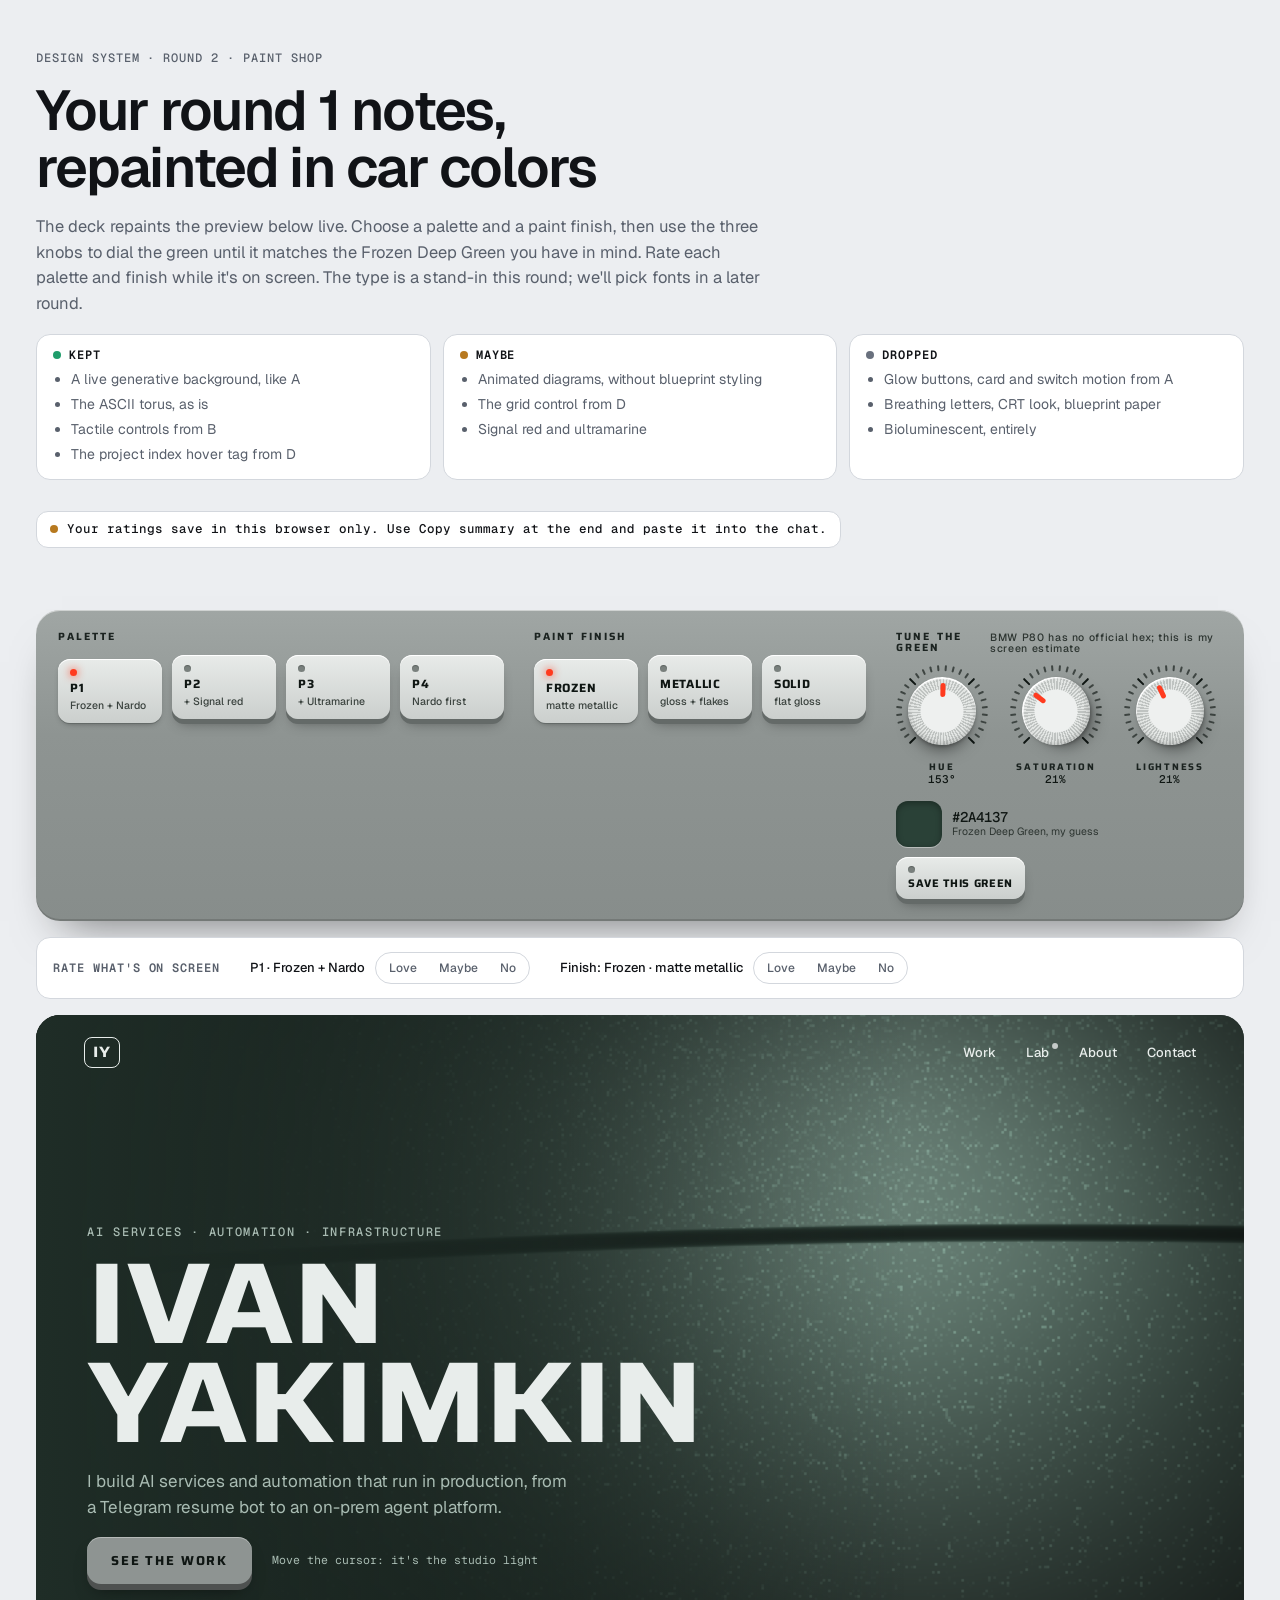
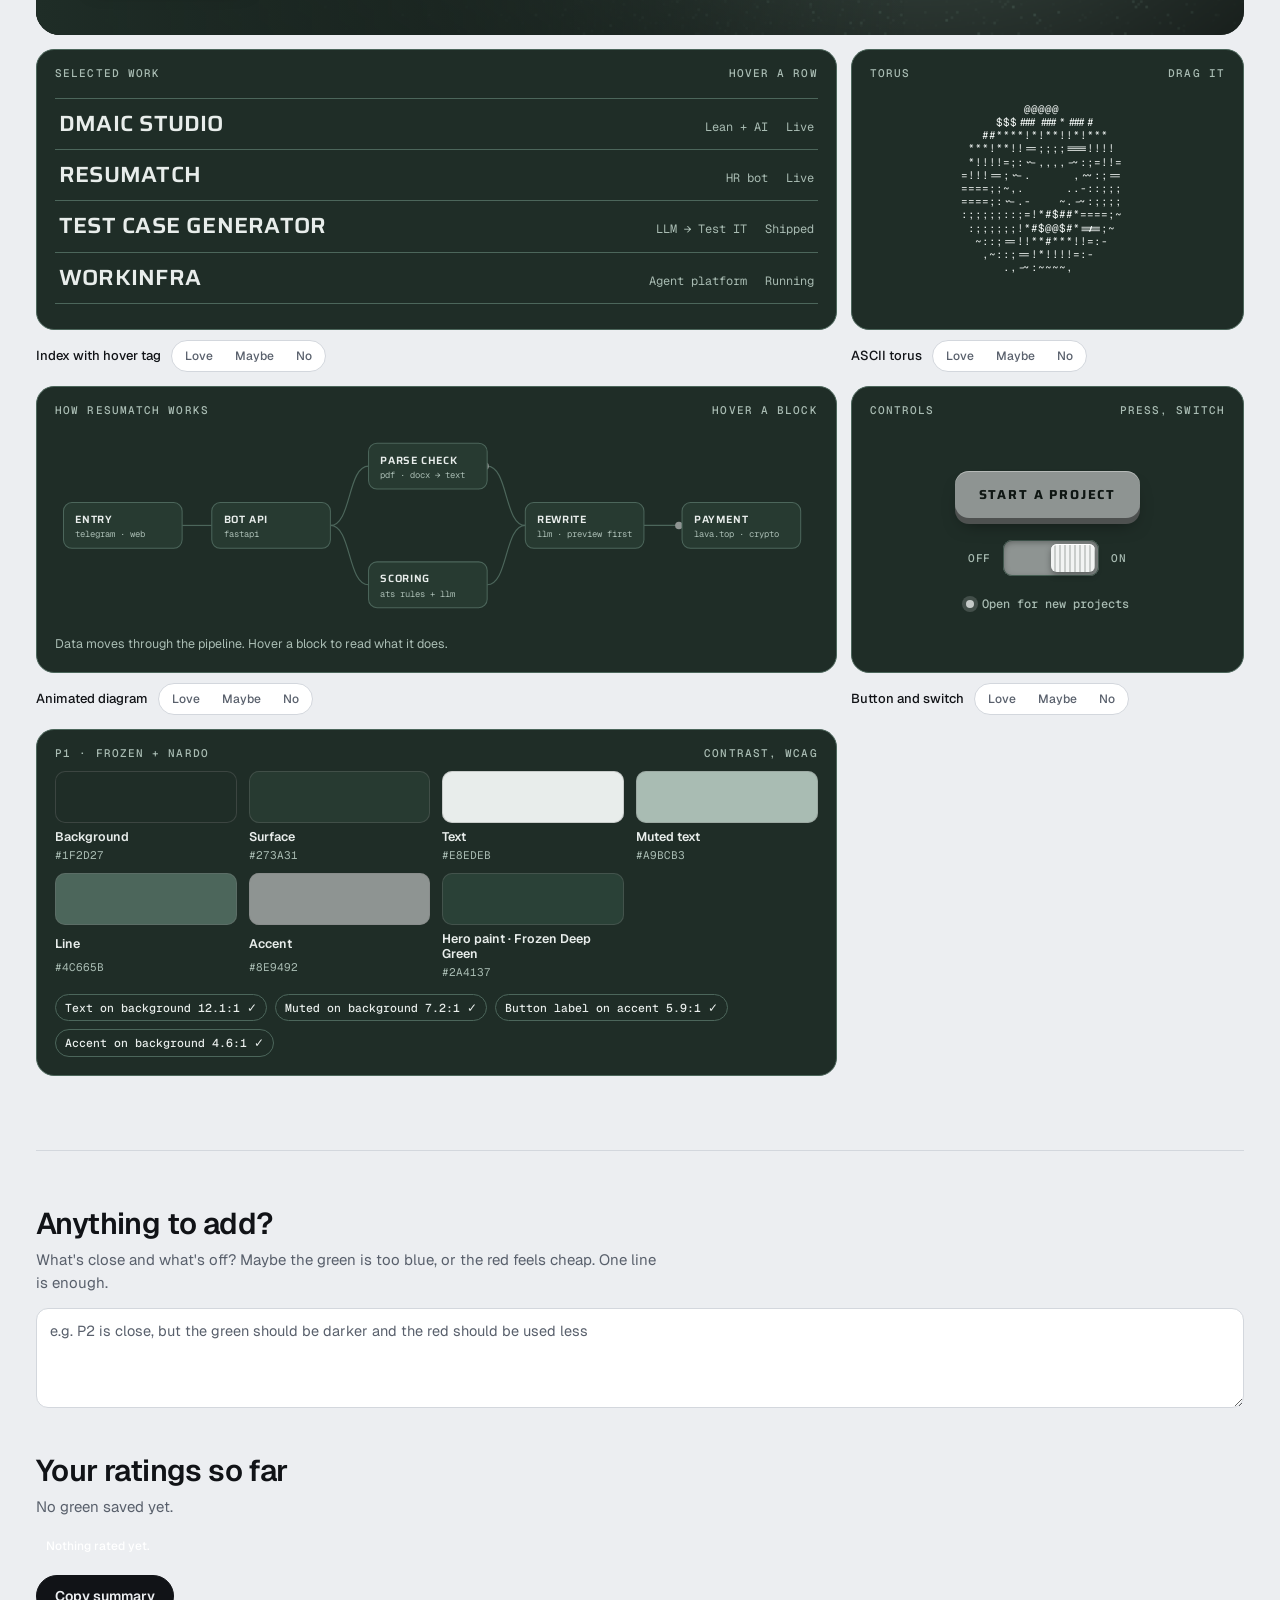
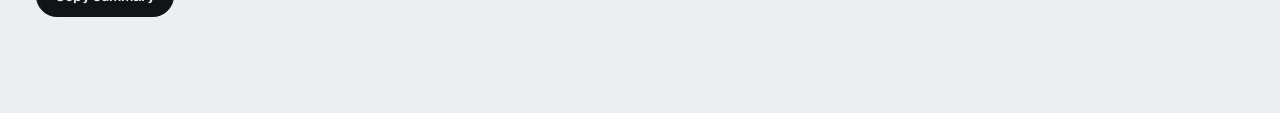
<file: design-system/rounds/02-paint-shop.html>
<!doctype html>
<html lang="ru">
<head>
<meta charset="utf-8">
<meta name="viewport" content="width=device-width,initial-scale=1,viewport-fit=cover">
</head>
<body style="margin:0">
<title>Portfolio Paint Shop</title>
<meta name="claude:viewport-fit-sides" content="cover">
<link rel="preconnect" href="https://fonts.googleapis.com">
<link rel="preconnect" href="https://fonts.gstatic.com" crossorigin>
<link rel="stylesheet" href="https://fonts.googleapis.com/css2?family=Geist:wght@400;500;600&family=Geist+Mono:wght@400;500&family=Saira:wdth,wght@50..125,300..800&display=swap">
<style>
/* Layout: neutral shell (theme-aware) around one "paint booth": a hardware control deck that
   repaints a live portfolio preview (WebGL body-panel hero + the pieces Ivan kept from round 1).
   The preview takes its colors only from --k-* tokens, which the deck rewrites at run time. */
:root{
  --bg:#ECEEF1; --surface:#FFFFFF; --fg:#111317; --muted:#59606C; --line:#D3D7DD; --focus:#3D63FF;
  --love:#D6336C; --maybe:#B7791F; --no:#69707D; --on-pick:#FFFFFF; --ok:#1F9D6B;
  --shell:"Geist", ui-sans-serif, system-ui, -apple-system, "Segoe UI", sans-serif;
  --mono:"Geist Mono", ui-monospace, "SF Mono", Menlo, monospace;
  --display:"Saira", "Geist", ui-sans-serif, system-ui, sans-serif;
  /* preview tokens: P1 defaults, rewritten by the deck */
  --k-bg:#18261F; --k-surface:#223529; --k-ink:#E7ECE9; --k-muted:#9DB0A6; --k-line:#3F5A4D;
  --k-accent:#8E9492; --k-on-accent:#0F1613; --k-live:#B9BEBC;
}
@media (prefers-color-scheme: dark){
  :root:not([data-theme="light"]){
    --bg:#0D0F12; --surface:#15181D; --fg:#ECEEF2; --muted:#98A0AC; --line:#272B32; --focus:#8098FF;
    --love:#F06595; --maybe:#E0A84A; --no:#8B93A1; --on-pick:#0D0F12; --ok:#3DD598; color-scheme:dark;
  }
}
:root[data-theme="dark"]{
  --bg:#0D0F12; --surface:#15181D; --fg:#ECEEF2; --muted:#98A0AC; --line:#272B32; --focus:#8098FF;
  --love:#F06595; --maybe:#E0A84A; --no:#8B93A1; --on-pick:#0D0F12; --ok:#3DD598; color-scheme:dark;
}
*,*::before,*::after{box-sizing:border-box}
body{background:var(--bg);color:var(--fg);font:400 15px/1.55 var(--shell);-webkit-font-smoothing:antialiased;margin:0}
:focus-visible{outline:2px solid var(--focus);outline-offset:2px}
.wrap{max-width:1240px;margin:0 auto;padding-left:max(16px,env(safe-area-inset-left,0px));padding-right:max(16px,env(safe-area-inset-right,0px))}

/* ---------- shell ---------- */
.intro{padding-block:52px 22px;display:grid;gap:18px}
.eyebrow{font:500 12px/1 var(--mono);letter-spacing:.08em;text-transform:uppercase;color:var(--muted);margin:0}
.intro h1{font:600 clamp(32px,5vw,56px)/1.02 var(--shell);letter-spacing:-.03em;margin:0;text-wrap:balance;max-width:18ch}
.lede{max-width:66ch;color:var(--muted);margin:0;font-size:16.5px}
.verdicts{display:grid;grid-template-columns:repeat(3,minmax(0,1fr));gap:12px}
@media (max-width:820px){.verdicts{grid-template-columns:minmax(0,1fr)}}
.verdict{background:var(--surface);border:1px solid var(--line);border-radius:14px;padding:14px 16px;display:grid;gap:8px;align-content:start}
.verdict h2{font:600 12px/1 var(--mono);letter-spacing:.08em;text-transform:uppercase;margin:0;display:flex;align-items:center;gap:8px}
.verdict h2::before{content:"";width:8px;height:8px;border-radius:50%;background:var(--c)}
.verdict ul{margin:0;padding-left:18px;color:var(--muted);font-size:14px;display:grid;gap:3px}
.status{display:inline-flex;gap:9px;align-items:center;font:500 12.5px/1.35 var(--mono);padding:9px 13px;border-radius:12px;border:1px solid var(--line);background:var(--surface);width:fit-content;max-width:100%}
.status .dot{flex:none;width:8px;height:8px;border-radius:50%;background:var(--maybe)}
.status.cloud .dot{background:var(--ok)}
.section-h{font:600 clamp(22px,2.6vw,30px)/1.1 var(--shell);letter-spacing:-.02em;margin:0}
.section-sub{margin:6px 0 0;color:var(--muted);max-width:68ch}
.booth{display:grid;gap:16px;padding-block:28px 8px}

/* ---------- rating control ---------- */
.pick{display:flex;align-items:center;gap:10px;flex-wrap:wrap}
.pick-label{font:500 13px/1.25 var(--shell);color:var(--fg)}
.pick-btns{display:inline-flex;border:1px solid var(--line);border-radius:999px;padding:2px;background:var(--surface)}
.pick-btns button{border:0;background:transparent;color:var(--muted);font:500 12px/1 var(--shell);padding:7px 11px;border-radius:999px;cursor:pointer;transition:background .15s,color .15s}
.pick-btns button:hover{color:var(--fg)}
.pick-btns button[aria-pressed="true"]{color:var(--on-pick)}
.pick-btns button[aria-pressed="true"][data-v="love"]{background:var(--love)}
.pick-btns button[aria-pressed="true"][data-v="maybe"]{background:var(--maybe)}
.pick-btns button[aria-pressed="true"][data-v="no"]{background:var(--no)}
.rate-row{display:flex;flex-wrap:wrap;gap:12px 30px;align-items:center;padding:14px 16px;border:1px solid var(--line);border-radius:14px;background:var(--surface)}
.rate-row .lbl{font:600 12px/1 var(--mono);letter-spacing:.08em;text-transform:uppercase;color:var(--muted)}

/* ---------- control deck (fixed hardware look: Nardo grey body, signal red LEDs) ---------- */
.deck{background:linear-gradient(180deg,#A0A6A4,#8E9492 40%,#878D8B);border-radius:24px;padding:clamp(14px,2vw,22px);display:grid;grid-template-columns:auto auto minmax(0,1fr);gap:20px 30px;align-items:start;color:#0F1613;
  box-shadow:inset 0 1px 0 rgba(255,255,255,.5),inset 0 -2px 0 rgba(0,0,0,.14),0 26px 44px -26px rgba(0,0,0,.55)}
@media (max-width:1100px){.deck{grid-template-columns:minmax(0,1fr) minmax(0,1fr)}.deck-tune{grid-column:1 / -1}}
@media (max-width:640px){.deck{grid-template-columns:minmax(0,1fr)}}
.deck-l{font:700 10.5px/1 var(--display);letter-spacing:.2em;text-transform:uppercase;color:#1B2320;display:flex;justify-content:space-between;gap:10px;margin:0 0 12px}
.deck-l span{font-weight:500;letter-spacing:.06em;text-transform:none;font-family:var(--shell);color:#2C3430}
.deck-keys{display:flex;flex-wrap:wrap;gap:12px 10px}
.cap{border:0;border-radius:12px;background:linear-gradient(180deg,#E8EBE9,#CBCFCD);color:#0F1613;padding:10px 12px 11px;display:grid;gap:5px;justify-items:start;text-align:left;cursor:pointer;min-width:104px;
  box-shadow:0 5px 0 #646A68,0 9px 14px -6px rgba(0,0,0,.45),inset 0 1px 0 #FFFFFF;font:700 12px/1.1 var(--display);letter-spacing:.06em;text-transform:uppercase;transition:transform .07s,box-shadow .07s}
.cap small{font:500 10.5px/1.25 var(--shell);letter-spacing:0;text-transform:none;color:#3A423E}
.cap .led{width:7px;height:7px;border-radius:50%;background:#79807D;box-shadow:inset 0 1px 1px rgba(0,0,0,.25)}
.cap[aria-checked="true"],.cap:active{transform:translateY(4px);box-shadow:0 1px 0 #646A68,0 3px 6px -3px rgba(0,0,0,.45),inset 0 1px 0 #FFFFFF}
.cap[aria-checked="true"] .led{background:#FF3B1F;box-shadow:0 0 8px #FF3B1F}
.cap:focus-visible{outline:2px solid #FF3B1F;outline-offset:3px}
.knobs{display:flex;flex-wrap:wrap;gap:14px 22px;align-items:center}
.kn{display:grid;justify-items:center;gap:4px}
.dial{position:relative;width:92px;height:92px;display:grid;place-items:center}
.tick{position:absolute;left:50%;top:0;width:2px;height:6px;margin-left:-1px;background:#3E4542;transform-origin:50% 46px;border-radius:1px}
.tick.major{height:9px;background:#0F1613}
.knob{--ang:0deg;width:68px;height:68px;border-radius:50%;position:relative;cursor:grab;touch-action:none;transform:rotate(var(--ang));
  background:radial-gradient(circle,#EEF0EF 0 21px,transparent 22px),repeating-conic-gradient(#BFC3C1 0deg 3deg,#E2E5E3 3deg 6deg);
  box-shadow:0 10px 16px -6px rgba(0,0,0,.5),0 2px 3px rgba(0,0,0,.2),inset 0 2px 1px #FFFFFF,inset 0 -3px 5px rgba(0,0,0,.14)}
.knob::after{content:"";position:absolute;top:6px;left:50%;width:5px;height:14px;margin-left:-2.5px;border-radius:3px;background:#FF3B1F}
.knob:active{cursor:grabbing}
.knob:focus-visible{outline:2px solid #FF3B1F;outline-offset:5px}
.kn-l{font:700 9.5px/1.2 var(--display);letter-spacing:.18em;text-transform:uppercase;color:#1B2320;text-align:center}
.kn-l b{display:block;font:500 11px/1.3 var(--mono);letter-spacing:0;color:#0F1613}
.hexout{display:grid;gap:10px;justify-items:start;min-width:150px}
.hex-row{display:flex;align-items:center;gap:10px}
.hex-chip{width:46px;height:46px;border-radius:12px;background:var(--chip,#2A4036);box-shadow:inset 0 2px 6px rgba(0,0,0,.35),0 1px 0 rgba(255,255,255,.4)}
.hex-row code{font:500 14px/1.2 var(--mono);color:#0F1613}
.hex-row code small{display:block;font:400 10.5px/1.3 var(--shell);color:#2C3430}
.cap.small{min-width:0;padding:9px 12px;font-size:11px}
.cap.small[data-saved="true"] .led{background:#FF3B1F;box-shadow:0 0 8px #FF3B1F}

/* ---------- preview: everything below reads only --k-* ---------- */
.kit{display:grid;gap:14px;color:var(--k-ink);transition:color .4s}
.kit-hero{position:relative;overflow:hidden;border-radius:24px;background:var(--k-bg);min-height:clamp(460px,50vw,620px);display:grid;grid-template-rows:auto 1fr;isolation:isolate}
.paint-gl{position:absolute;inset:0;width:100%;height:100%;display:block;z-index:-2;cursor:crosshair}
.kit-hero::before{content:"";position:absolute;inset:0;z-index:-1;pointer-events:none;background:linear-gradient(90deg,var(--k-bg) 0%,color-mix(in srgb,var(--k-bg) 55%,transparent) 42%,transparent 72%)}
.hero-top{display:flex;justify-content:space-between;align-items:center;gap:16px;padding:22px clamp(20px,4vw,48px);pointer-events:none}
.mono-mark{font:700 15px/1 var(--display);font-variation-settings:"wdth" 125;letter-spacing:.06em;border:1.5px solid var(--k-ink);border-radius:8px;padding:7px 8px}
.hero-nav{display:flex;gap:clamp(12px,2.4vw,30px);font:500 13px/1 var(--shell);color:var(--k-ink)}
.hero-nav span:nth-child(2){position:relative}
.hero-nav span:nth-child(2)::after{content:"";position:absolute;right:-9px;top:-3px;width:6px;height:6px;border-radius:50%;background:var(--k-live)}
@media (max-width:560px){.hero-nav span:nth-child(n+3){display:none}}
.hero-copy{align-self:end;padding:clamp(20px,4vw,52px);display:grid;gap:16px;max-width:760px;pointer-events:none}
.hero-k{margin:0;font:500 12px/1 var(--mono);letter-spacing:.14em;text-transform:uppercase;color:var(--k-muted)}
.hero-name{margin:0;font-family:var(--display);font-weight:700;font-variation-settings:"wdth" 118;font-size:clamp(50px,9vw,128px);line-height:.86;letter-spacing:-.01em;text-transform:uppercase;color:var(--k-ink)}
.hero-sub{margin:0;font:400 17px/1.55 var(--shell);color:var(--k-muted);max-width:44ch}
.hero-cta{display:flex;flex-wrap:wrap;align-items:center;gap:14px 20px;pointer-events:auto}
.hero-note{font:400 11.5px/1.3 var(--mono);color:var(--k-muted)}
.kbtn{border:0;border-radius:14px;padding:17px 24px;background:var(--k-accent);color:var(--k-on-accent);font:700 13px/1 var(--display);letter-spacing:.14em;text-transform:uppercase;cursor:pointer;
  box-shadow:0 6px 0 color-mix(in srgb,var(--k-accent) 55%,#000),0 12px 18px -8px rgba(0,0,0,.55),inset 0 1px 0 rgba(255,255,255,.35);transition:transform .07s,box-shadow .07s,background .4s,color .4s}
.kbtn:active{transform:translateY(5px);box-shadow:0 1px 0 color-mix(in srgb,var(--k-accent) 55%,#000),0 3px 6px -3px rgba(0,0,0,.55),inset 0 1px 0 rgba(255,255,255,.35)}
.kbtn:focus-visible{outline:2px solid var(--k-ink);outline-offset:4px}
.kit-grid{display:grid;grid-template-columns:repeat(3,minmax(0,1fr));gap:14px}
@media (max-width:1000px){.kit-grid{grid-template-columns:repeat(2,minmax(0,1fr))}}
@media (max-width:640px){.kit-grid{grid-template-columns:minmax(0,1fr)}}
.kt{margin:0;display:grid;grid-template-rows:1fr auto;gap:10px;min-width:0}
.kt.wide{grid-column:span 2}
@media (max-width:640px){.kt.wide{grid-column:auto}}
.kt-art{position:relative;overflow:hidden;border-radius:18px;background:var(--k-bg);border:1px solid var(--k-line);padding:18px;min-height:280px;display:grid;grid-template-rows:auto 1fr;gap:12px;transition:background .4s,border-color .4s}
.kt-h{display:flex;justify-content:space-between;gap:12px;font:500 11px/1 var(--mono);letter-spacing:.1em;text-transform:uppercase;color:var(--k-muted)}

/* project index with hover tag */
.idx{position:relative;align-self:center;border-top:1px solid var(--k-line)}
.idx-row{display:grid;grid-template-columns:minmax(0,1fr) auto auto;gap:6px 18px;align-items:baseline;padding:13px 4px;border-bottom:1px solid var(--k-line);transition:padding .35s cubic-bezier(.7,0,.2,1),color .2s}
.idx-row b{font:600 clamp(17px,1.8vw,22px)/1.1 var(--display);font-variation-settings:"wdth" 108;text-transform:uppercase;letter-spacing:.01em}
.idx-row span{font:400 12px/1.2 var(--mono);color:var(--k-muted)}
.idx-row:hover{padding-left:16px}
.idx-tag{position:absolute;top:0;left:0;padding:10px 14px;font:700 26px/1 var(--display);font-variation-settings:"wdth" 125;background:var(--k-accent);color:var(--k-on-accent);pointer-events:none;opacity:0;transition:opacity .18s;z-index:2;border-radius:4px;white-space:nowrap}
.idx-tag small{display:block;font:500 10px/1.3 var(--mono);letter-spacing:.06em;margin-top:4px}
.idx-tag.on{opacity:1}
@media (max-width:560px){.idx-row{grid-template-columns:minmax(0,1fr) auto}.idx-row span:last-child{display:none}}

/* ascii torus */
.torus{width:100%;height:100%;min-height:220px;display:block;cursor:grab;touch-action:none}
.torus:active{cursor:grabbing}

/* animated diagram */
.dg-wrap{overflow-x:auto;align-self:center}
.dg{display:block;width:100%;min-width:600px;height:auto}
.dg .box{fill:var(--k-surface);stroke:var(--k-line);stroke-width:1.2;transition:fill .3s,stroke .3s}
.dg .node{cursor:pointer;outline:none}
.dg .node:hover .box,.dg .node:focus .box,.dg .node.on .box{stroke:var(--k-accent);stroke-width:2}
.dg .t1{fill:var(--k-ink);font:600 12.5px "Saira",sans-serif;letter-spacing:.06em}
.dg .t2{fill:var(--k-muted);font:400 10.5px "Geist Mono",monospace}
.dg .wire{fill:none;stroke:var(--k-line);stroke-width:1.4}
.dg .route{fill:none;stroke:none}
.dg .pk{fill:var(--k-accent)}
.dg-cap{margin:0;font:400 12.5px/1.5 var(--shell);color:var(--k-muted);min-height:1.5em}
.dg-cap b{color:var(--k-ink);font-weight:600}

/* button + switch */
.ctl{display:grid;gap:22px;align-content:center;justify-items:center}
.sw-row{display:flex;align-items:center;gap:12px;font:500 11px/1 var(--mono);letter-spacing:.08em;text-transform:uppercase;color:var(--k-muted)}
.slide{position:relative;width:96px;height:36px;border:0;border-radius:9px;background:var(--k-surface);box-shadow:inset 0 2px 6px rgba(0,0,0,.35),inset 0 0 0 1px var(--k-line);cursor:pointer;padding:0;transition:background .2s}
.slide[aria-checked="true"]{background:var(--k-accent)}
.slide-h{position:absolute;top:4px;left:4px;width:44px;height:28px;border-radius:6px;background:repeating-linear-gradient(90deg,#F2F4F3 0 3px,#C9CDCB 3px 5px);box-shadow:0 3px 6px rgba(0,0,0,.35),inset 0 1px 0 #FFFFFF;transition:left .18s cubic-bezier(.6,0,.3,1.5)}
.slide[aria-checked="true"] .slide-h{left:48px}
.slide:focus-visible{outline:2px solid var(--k-ink);outline-offset:4px}
.live{display:inline-flex;align-items:center;gap:8px;font:500 12px/1 var(--mono);color:var(--k-muted)}
.live::before{content:"";width:8px;height:8px;border-radius:50%;background:var(--k-live);box-shadow:0 0 0 4px color-mix(in srgb,var(--k-live) 22%,transparent)}

/* swatches + contrast */
.sws{list-style:none;margin:0;padding:0;display:grid;grid-template-columns:repeat(auto-fill,minmax(150px,1fr));gap:12px;align-self:center}
.sws li{display:grid;gap:6px;min-width:0}
.sws .chip{height:52px;border-radius:10px;background:var(--c);box-shadow:inset 0 0 0 1px rgba(127,127,127,.3)}
.sws b{font:600 12.5px/1.2 var(--shell)}
.sws code{font:400 11px/1 var(--mono);color:var(--k-muted)}
.ratios{display:flex;flex-wrap:wrap;gap:8px}
.ratio{font:500 11.5px/1 var(--mono);padding:7px 9px;border-radius:999px;border:1px solid var(--k-line);color:var(--k-ink)}
.ratio.fail{border-style:dashed;color:var(--k-muted)}

/* ---------- closing ---------- */
.closing{padding-block:56px 96px;display:grid;gap:40px;border-top:1px solid var(--line);margin-top:56px}
.closing h2{font:600 clamp(22px,2.6vw,30px)/1.1 var(--shell);letter-spacing:-.02em;margin:0 0 8px}
.closing p.sub{margin:0 0 14px;color:var(--muted);max-width:62ch}
textarea.note{width:100%;min-height:100px;resize:vertical;border:1px solid var(--line);border-radius:12px;background:var(--surface);color:var(--fg);padding:11px 13px;font:400 14.5px/1.5 var(--shell)}
textarea.note::placeholder{color:var(--muted)}
.summary{display:flex;flex-wrap:wrap;gap:8px}
.summary li{list-style:none;font:500 12px/1 var(--shell);padding:7px 10px;border-radius:999px;color:var(--on-pick)}
.summary{margin:0;padding:0}
.s-love{background:var(--love)}.s-maybe{background:var(--maybe)}.s-no{background:var(--no)}
.s-empty{color:var(--muted);font-size:14px}
.copy-row{display:flex;flex-wrap:wrap;gap:12px;align-items:center;margin-top:16px}
.copy-btn{border:1px solid var(--fg);background:var(--fg);color:var(--bg);font:600 14px/1 var(--shell);padding:13px 18px;border-radius:999px;cursor:pointer}
#copyFallback{width:100%;min-height:150px;font:400 12.5px/1.5 var(--mono);border:1px solid var(--line);border-radius:12px;background:var(--surface);color:var(--fg);padding:12px;margin-top:12px}
@media (prefers-reduced-motion: reduce){.idx-row,.kbtn,.cap,.slide-h{transition:none}}
</style>

<main class="wrap">
  <section class="intro">
    <p class="eyebrow">Design system · round 2 · paint shop</p>
    <h1>Your round 1 notes, repainted in car colors</h1>
    <p class="lede">The deck repaints the preview below live. Choose a palette and a paint finish, then use the three knobs to dial the green until it matches the Frozen Deep Green you have in mind. Rate each palette and finish while it's on screen. The type is a stand-in this round; we'll pick fonts in a later round.</p>
    <div class="verdicts">
      <div class="verdict" style="--c:var(--ok)"><h2>Kept</h2><ul><li>A live generative background, like A</li><li>The ASCII torus, as is</li><li>Tactile controls from B</li><li>The project index hover tag from D</li></ul></div>
      <div class="verdict" style="--c:var(--maybe)"><h2>Maybe</h2><ul><li>Animated diagrams, without blueprint styling</li><li>The grid control from D</li><li>Signal red and ultramarine</li></ul></div>
      <div class="verdict" style="--c:var(--no)"><h2>Dropped</h2><ul><li>Glow buttons, card and switch motion from A</li><li>Breathing letters, CRT look, blueprint paper</li><li>Bioluminescent, entirely</li></ul></div>
    </div>
    <p class="status" id="status"><span class="dot"></span><span id="statusText">Saving your picks in this browser…</span></p>
  </section>

  <section class="booth" aria-label="Paint booth">
    <div class="deck" id="deck">
      <div class="deck-group">
        <p class="deck-l">Palette</p>
        <div class="deck-keys" role="radiogroup" aria-label="Palette">
          <button class="cap" type="button" role="radio" aria-checked="true" data-pal="p1"><span class="led"></span>P1<small>Frozen + Nardo</small></button>
          <button class="cap" type="button" role="radio" aria-checked="false" data-pal="p2"><span class="led"></span>P2<small>+ Signal red</small></button>
          <button class="cap" type="button" role="radio" aria-checked="false" data-pal="p3"><span class="led"></span>P3<small>+ Ultramarine</small></button>
          <button class="cap" type="button" role="radio" aria-checked="false" data-pal="p4"><span class="led"></span>P4<small>Nardo first</small></button>
        </div>
      </div>
      <div class="deck-group">
        <p class="deck-l">Paint finish</p>
        <div class="deck-keys" role="radiogroup" aria-label="Paint finish">
          <button class="cap" type="button" role="radio" aria-checked="true" data-fin="frozen"><span class="led"></span>Frozen<small>matte metallic</small></button>
          <button class="cap" type="button" role="radio" aria-checked="false" data-fin="metallic"><span class="led"></span>Metallic<small>gloss + flakes</small></button>
          <button class="cap" type="button" role="radio" aria-checked="false" data-fin="solid"><span class="led"></span>Solid<small>flat gloss</small></button>
        </div>
      </div>
      <div class="deck-group deck-tune">
        <p class="deck-l">Tune the green <span>BMW P80 has no official hex; this is my screen estimate</span></p>
        <div class="knobs">
          <div class="kn"><div class="dial"><div class="knob" id="kHue" role="slider" tabindex="0" aria-label="Green hue"></div></div><span class="kn-l">Hue<b id="vHue">153°</b></span></div>
          <div class="kn"><div class="dial"><div class="knob" id="kSat" role="slider" tabindex="0" aria-label="Green saturation"></div></div><span class="kn-l">Saturation<b id="vSat">21%</b></span></div>
          <div class="kn"><div class="dial"><div class="knob" id="kLit" role="slider" tabindex="0" aria-label="Green lightness"></div></div><span class="kn-l">Lightness<b id="vLit">21%</b></span></div>
          <div class="hexout">
            <div class="hex-row"><span class="hex-chip" id="hexChip"></span><code id="hexOut">#2A4036<small>Frozen Deep Green, my guess</small></code></div>
            <button class="cap small" type="button" id="saveGreen"><span class="led"></span>Save this green</button>
          </div>
        </div>
      </div>
    </div>

    <div class="rate-row">
      <span class="lbl">Rate what's on screen</span>
      <div class="pick" id="pickPal"></div>
      <div class="pick" id="pickFin"></div>
    </div>

    <div class="kit" id="kit">
      <div class="kit-hero" id="hero">
        <canvas class="paint-gl" id="paintGl" aria-hidden="true"></canvas>
        <div class="hero-top"><span class="mono-mark">IY</span><nav class="hero-nav" aria-label="Preview navigation"><span>Work</span><span>Lab</span><span>About</span><span>Contact</span></nav></div>
        <div class="hero-copy">
          <p class="hero-k">AI services · Automation · Infrastructure</p>
          <h2 class="hero-name">Ivan<br>Yakimkin</h2>
          <p class="hero-sub">I build AI services and automation that run in production, from a Telegram resume bot to an on-prem agent platform.</p>
          <div class="hero-cta"><button class="kbtn" type="button">See the work</button><span class="hero-note">Move the cursor: it's the studio light</span></div>
        </div>
      </div>

      <div class="kit-grid">
        <figure class="kt wide"><div class="kt-art">
          <div class="kt-h"><span>Selected work</span><span>Hover a row</span></div>
          <div class="idx" id="idx">
            <div class="idx-row" data-m="DM" data-s="dmaic.gigglin.tech"><b>DMAIC Studio</b><span>Lean + AI</span><span>Live</span></div>
            <div class="idx-row" data-m="RM" data-s="Telegram + web"><b>ResuMatch</b><span>HR bot</span><span>Live</span></div>
            <div class="idx-row" data-m="TC" data-s="on-prem, air-gapped"><b>Test case generator</b><span>LLM → Test IT</span><span>Shipped</span></div>
            <div class="idx-row" data-m="WI" data-s="one VM, many tenants"><b>Workinfra</b><span>Agent platform</span><span>Running</span></div>
            <div class="idx-tag" aria-hidden="true"></div>
          </div>
        </div><figcaption class="pick" data-key="kit-index" data-label="Index with hover tag"></figcaption></figure>

        <figure class="kt"><div class="kt-art">
          <div class="kt-h"><span>Torus</span><span>Drag it</span></div>
          <canvas class="torus" id="torus" aria-hidden="true"></canvas>
        </div><figcaption class="pick" data-key="kit-torus" data-label="ASCII torus"></figcaption></figure>

        <figure class="kt wide"><div class="kt-art">
          <div class="kt-h"><span>How ResuMatch works</span><span>Hover a block</span></div>
          <div class="dg-wrap"><svg class="dg" id="dg" viewBox="0 0 900 230" role="img" aria-label="ResuMatch pipeline: entry, bot API, parse check and scoring, rewrite, payment"></svg></div>
          <p class="dg-cap" id="dgCap" aria-live="polite">Data moves through the pipeline. Hover a block to read what it does.</p>
        </div><figcaption class="pick" data-key="kit-diagram" data-label="Animated diagram"></figcaption></figure>

        <figure class="kt"><div class="kt-art">
          <div class="kt-h"><span>Controls</span><span>Press, switch</span></div>
          <div class="ctl">
            <button class="kbtn" type="button">Start a project</button>
            <div class="sw-row"><span>Off</span><button class="slide" id="slide" type="button" role="switch" aria-checked="true" aria-label="Example switch"><span class="slide-h"></span></button><span>On</span></div>
            <span class="live">Open for new projects</span>
          </div>
        </div><figcaption class="pick" data-key="kit-controls" data-label="Button and switch"></figcaption></figure>

        <figure class="kt wide"><div class="kt-art">
          <div class="kt-h"><span id="palName">P1 · Frozen + Nardo</span><span>Contrast, WCAG</span></div>
          <div style="display:grid;gap:16px;align-self:center">
            <ul class="sws" id="sws"></ul>
            <div class="ratios" id="ratios"></div>
          </div>
        </div></figure>
      </div>
    </div>
  </section>

  <section class="closing">
    <div>
      <h2>Anything to add?</h2>
      <p class="sub">What's close and what's off? Maybe the green is too blue, or the red feels cheap. One line is enough.</p>
      <textarea class="note" id="note-general" data-note="general" placeholder="e.g. P2 is close, but the green should be darker and the red should be used less"></textarea>
    </div>
    <div>
      <h2>Your ratings so far</h2>
      <p class="sub" id="greenSaved">No green saved yet.</p>
      <ul class="summary" id="summary"></ul>
      <div class="copy-row"><button class="copy-btn" type="button" id="copyBtn">Copy summary</button></div>
      <textarea id="copyFallback" readonly hidden aria-label="Summary text to copy"></textarea>
    </div>
  </section>
</main>

<script>
(() => {
"use strict";
const reduce = window.matchMedia("(prefers-reduced-motion: reduce)").matches;
const $ = (s, r = document) => r.querySelector(s);
const $$ = (s, r = document) => Array.from(r.querySelectorAll(s));
const clamp = (v, a, b) => Math.max(a, Math.min(b, v));

/* ---------------- color helpers ---------------- */
function hslToHex(h, s, l) {
  s /= 100; l /= 100;
  const k = (n) => (n + h / 30) % 12, a = s * Math.min(l, 1 - l);
  const f = (n) => l - a * Math.max(-1, Math.min(k(n) - 3, Math.min(9 - k(n), 1)));
  return "#" + [f(0), f(8), f(4)].map((x) => Math.round(clamp(x, 0, 1) * 255).toString(16).padStart(2, "0")).join("").toUpperCase();
}
function hexToRgb(hex) { const n = parseInt(hex.slice(1), 16); return [(n >> 16) & 255, (n >> 8) & 255, n & 255]; }
function lum(hex) {
  return hexToRgb(hex).map((c) => { c /= 255; return c <= 0.03928 ? c / 12.92 : Math.pow((c + 0.055) / 1.055, 2.4); })
    .reduce((acc, c, i) => acc + c * [0.2126, 0.7152, 0.0722][i], 0);
}
function contrast(a, b) { const x = lum(a), y = lum(b); return (Math.max(x, y) + 0.05) / (Math.min(x, y) + 0.05); }

/* ---------------- palettes ---------------- */
const NARDO = "#8E9492", RED = "#FF3B1F";
const green = { h: 153, s: 21, l: 21 };
const PALS = {
  p1: { name: "P1 · Frozen + Nardo" },
  p2: { name: "P2 · Frozen + Nardo + Signal red" },
  p3: { name: "P3 · Frozen + Nardo + Ultramarine" },
  p4: { name: "P4 · Nardo first, green as accent" }
};
const FINS = { frozen: "Frozen · matte metallic", metallic: "Metallic · gloss + flakes", solid: "Solid · flat gloss" };
let pal = "p1", fin = "frozen";
function tokens() {
  const G = (dl, sm) => hslToHex(green.h, green.s * (sm || 1), clamp(green.l + dl, 2, 96));
  const g = { paint: G(0), bg: G(-6, 0.9), surface: G(-2, 0.9), line: G(14, 0.7), muted: hslToHex(green.h, Math.min(green.s, 30) * 0.6, 70), ink: hslToHex(green.h, 12, 92) };
  if (pal === "p4") return { bg: NARDO, surface: "#A1A6A4", ink: "#0F1613", muted: "#28302C", line: "#6C7270", accent: g.paint, onAccent: g.ink, live: RED, paint: NARDO, paintName: "Nardo Grey" };
  const base = { bg: g.bg, surface: g.surface, ink: g.ink, muted: g.muted, line: g.line, paint: g.paint, paintName: "Frozen Deep Green" };
  if (pal === "p1") return Object.assign(base, { accent: NARDO, onAccent: "#0F1613", live: "#C5CAC8" });
  if (pal === "p2") return Object.assign(base, { accent: RED, onAccent: "#150906", live: RED });
  return Object.assign(base, { accent: "#4B4BFF", onAccent: "#FFFFFF", live: "#8C8CFF" });
}
let T = tokens();
const kit = $("#kit");
const listeners = [];
function applyTokens() {
  T = tokens();
  const map = { bg: "--k-bg", surface: "--k-surface", ink: "--k-ink", muted: "--k-muted", line: "--k-line", accent: "--k-accent", onAccent: "--k-on-accent", live: "--k-live" };
  Object.entries(map).forEach(([k, v]) => document.documentElement.style.setProperty(v, T[k]));
  $("#palName").textContent = PALS[pal].name;
  renderSwatches();
  listeners.forEach((fn) => fn());
}
function renderSwatches() {
  const list = $("#sws"); list.textContent = "";
  [["Background", T.bg], ["Surface", T.surface], ["Text", T.ink], ["Muted text", T.muted], ["Line", T.line], ["Accent", T.accent], ["Hero paint · " + T.paintName, T.paint]].forEach(([n, c]) => {
    const li = document.createElement("li"); li.style.setProperty("--c", c);
    const ch = document.createElement("span"); ch.className = "chip";
    const b = document.createElement("b"); b.textContent = n;
    const code = document.createElement("code"); code.textContent = c;
    li.append(ch, b, code); list.appendChild(li);
  });
  const rbox = $("#ratios"); rbox.textContent = "";
  [["Text on background", T.ink, T.bg, 4.5], ["Muted on background", T.muted, T.bg, 4.5], ["Button label on accent", T.onAccent, T.accent, 4.5], ["Accent on background", T.accent, T.bg, 3]].forEach(([n, a, b, min]) => {
    const r = contrast(a, b), s = document.createElement("span");
    s.className = "ratio" + (r < min ? " fail" : "");
    s.textContent = n + " " + r.toFixed(1) + ":1 " + (r >= min ? "✓" : "below " + min);
    rbox.appendChild(s);
  });
}

/* ---------------- effects registry: only visible effects animate ---------------- */
const effects = [];
const io = new IntersectionObserver((entries) => entries.forEach((e) => effects.forEach((fx) => { if (fx.el === e.target) { fx.visible = e.isIntersecting; sync(fx); } })), { rootMargin: "120px" });
function sync(fx) {
  const should = fx.visible && !reduce && !document.hidden;
  if (should && !fx.running) {
    fx.running = true;
    const tick = (t) => { if (!fx.running) return; try { fx.frame(t); } catch (err) { console.warn(err); fx.running = false; return; } fx.raf = requestAnimationFrame(tick); };
    fx.raf = requestAnimationFrame(tick);
  } else if (!should && fx.running) { fx.running = false; cancelAnimationFrame(fx.raf); }
}
function effect(el, frame) { const fx = { el, frame, running: false, raf: 0, visible: false }; effects.push(fx); io.observe(el); return fx; }
document.addEventListener("visibilitychange", () => effects.forEach(sync));

/* ---------------- WebGL car-paint hero ---------------- */
function initPaint() {
  const hero = $("#hero"), cv = $("#paintGl");
  let gl = null;
  try { gl = cv.getContext("webgl", { antialias: false, alpha: false }); } catch (e) { gl = null; }
  if (!gl) return;
  const vs = "attribute vec2 p;void main(){gl_Position=vec4(p,0.0,1.0);}";
  const fs = [
    "precision highp float;",
    "uniform vec2 uR; uniform float uT; uniform vec2 uM; uniform vec3 uBase;",
    "uniform float uFlake; uniform float uDens; uniform float uShine; uniform float uSpec; uniform float uEnv; uniform float uMilk;",
    "float hash(vec2 p){ p = fract(p*vec2(123.34,456.21)); p += dot(p,p+45.32); return fract(p.x*p.y); }",
    "float height(vec2 p){",
    "  float h = 0.20*sin(p.x*1.25 + 0.8*sin(p.y*0.7 + uT*0.06));",
    "  h += 0.12*sin(p.y*1.8 - p.x*0.45 + uT*0.045);",
    "  float line = p.y - 0.58 - 0.07*sin(p.x*0.9 + uT*0.035);",
    "  h += 0.05*smoothstep(-0.015, 0.015, line);",
    "  return h; }",
    "void main(){",
    "  vec2 p = gl_FragCoord.xy / uR.y;",
    "  float e = 1.0 / uR.y;",
    "  float hc = height(p);",
    "  vec3 n = normalize(vec3(-(height(p+vec2(e,0.0))-hc)/e, -(height(p+vec2(0.0,e))-hc)/e, 1.0));",
    "  vec3 V = vec3(0.0,0.0,1.0);",
    "  vec2 d2 = uM - p;",
    "  vec3 L = normalize(vec3(d2, 0.75));",
    "  vec3 H = normalize(L+V);",
    "  float att = 1.0/(1.0 + dot(d2,d2)*0.9);",
    "  float ndl = max(dot(n,L),0.0);",
    "  vec3 col = uBase*(0.2 + 1.05*ndl*att);",
    "  vec2 cell = floor(gl_FragCoord.xy/2.0);",
    "  float r = hash(cell);",
    "  vec3 fn = normalize(n + vec3(hash(cell+3.1)-0.5, hash(cell+7.7)-0.5, 0.0)*0.9);",
    "  float fl = pow(max(dot(fn,H),0.0), 36.0) * step(1.0-uDens, r) * att;",
    "  col += (uBase*1.6 + 0.12) * fl * uFlake;",
    "  col += vec3(1.0) * pow(max(dot(n,H),0.0), uShine) * uSpec * att;",
    "  vec3 R = reflect(-V, n);",
    "  col += vec3(0.85,0.9,0.95) * smoothstep(0.08,0.3,R.y) * smoothstep(0.5,0.3,R.y) * uEnv * 0.5;",
    "  float lm = dot(col, vec3(0.299,0.587,0.114));",
    "  col = mix(col, vec3(lm), uMilk*2.0) + uMilk*0.35;",
    "  vec2 q = gl_FragCoord.xy/uR - 0.5;",
    "  col *= 1.0 - dot(q,q)*0.8;",
    "  gl_FragColor = vec4(col, 1.0);",
    "}"
  ].join("\n");
  const compile = (type, src) => { const s = gl.createShader(type); gl.shaderSource(s, src); gl.compileShader(s); if (!gl.getShaderParameter(s, gl.COMPILE_STATUS)) { console.warn(gl.getShaderInfoLog(s)); return null; } return s; };
  const v = compile(gl.VERTEX_SHADER, vs), f = compile(gl.FRAGMENT_SHADER, fs);
  if (!v || !f) return;
  const pr = gl.createProgram(); gl.attachShader(pr, v); gl.attachShader(pr, f); gl.linkProgram(pr);
  if (!gl.getProgramParameter(pr, gl.LINK_STATUS)) return;
  gl.useProgram(pr);
  gl.bindBuffer(gl.ARRAY_BUFFER, gl.createBuffer());
  gl.bufferData(gl.ARRAY_BUFFER, new Float32Array([-1, -1, 3, -1, -1, 3]), gl.STATIC_DRAW);
  const loc = gl.getAttribLocation(pr, "p"); gl.enableVertexAttribArray(loc); gl.vertexAttribPointer(loc, 2, gl.FLOAT, false, 0, 0);
  const U = {}; ["uR", "uT", "uM", "uBase", "uFlake", "uDens", "uShine", "uSpec", "uEnv", "uMilk"].forEach((n) => { U[n] = gl.getUniformLocation(pr, n); });
  const FIN = {
    frozen: { flake: 0.35, dens: 0.35, shine: 6, spec: 0.22, env: 0, milk: 0.06 },
    metallic: { flake: 0.65, dens: 0.45, shine: 140, spec: 0.95, env: 0.4, milk: 0 },
    solid: { flake: 0, dens: 0, shine: 70, spec: 0.5, env: 0.25, milk: 0 }
  };
  const cur = Object.assign({}, FIN.frozen);
  let base = hexToRgb(T.paint).map((c) => c / 255), baseCur = base.slice();
  let W = 1, H = 1, last = 0, hover = false;
  const m = { x: 1.1, y: 0.7, tx: 1.1, ty: 0.7 };
  const scale = 0.75 * Math.min(window.devicePixelRatio || 1, 1.5);
  function draw(t, snap) {
    const k = snap ? 1 : 0.08;
    Object.keys(cur).forEach((key) => { cur[key] += (FIN[fin][key] - cur[key]) * k; });
    for (let i = 0; i < 3; i++) baseCur[i] += (base[i] - baseCur[i]) * k;
    if (!hover) { const a = t * 0.00025; m.tx = (W / H) * (0.62 + 0.22 * Math.cos(a)); m.ty = 0.55 + 0.25 * Math.sin(a * 1.3); }
    m.x += (m.tx - m.x) * (snap ? 1 : 0.07); m.y += (m.ty - m.y) * (snap ? 1 : 0.07);
    gl.uniform2f(U.uR, W, H); gl.uniform1f(U.uT, t / 1000); gl.uniform2f(U.uM, m.x, m.y);
    gl.uniform3f(U.uBase, baseCur[0], baseCur[1], baseCur[2]);
    gl.uniform1f(U.uFlake, cur.flake); gl.uniform1f(U.uDens, cur.dens); gl.uniform1f(U.uShine, cur.shine);
    gl.uniform1f(U.uSpec, cur.spec); gl.uniform1f(U.uEnv, cur.env); gl.uniform1f(U.uMilk, cur.milk);
    gl.drawArrays(gl.TRIANGLES, 0, 3);
  }
  new ResizeObserver(() => {
    W = Math.max(1, Math.round(cv.clientWidth * scale)); H = Math.max(1, Math.round(cv.clientHeight * scale));
    cv.width = W; cv.height = H; gl.viewport(0, 0, W, H); draw(performance.now(), true);
  }).observe(cv);
  hero.addEventListener("pointermove", (e) => {
    const r = cv.getBoundingClientRect(); hover = true;
    m.tx = ((e.clientX - r.left) / r.width) * (W / H); m.ty = 1 - (e.clientY - r.top) / r.height;
    if (reduce) draw(performance.now(), true);
  });
  hero.addEventListener("pointerleave", () => { hover = false; });
  listeners.push(() => { base = hexToRgb(T.paint).map((c) => c / 255); if (reduce) draw(performance.now(), true); });
  effect(hero, (t) => { last = t; draw(t, false); });
}

/* ---------------- knobs (tactile, from direction B) ---------------- */
function makeKnob(el, opt) {
  const dial = el.parentElement;
  for (let i = 0; i <= 27; i++) {
    const t = document.createElement("i"); t.className = "tick" + (i % 9 === 0 ? " major" : "");
    t.style.transform = "rotate(" + (-135 + i * 10) + "deg)"; dial.insertBefore(t, el);
  }
  let v = opt.value;
  el.setAttribute("aria-valuemin", opt.min); el.setAttribute("aria-valuemax", opt.max);
  const render = () => {
    el.style.setProperty("--ang", (-135 + (v - opt.min) / (opt.max - opt.min) * 270) + "deg");
    el.setAttribute("aria-valuenow", String(v)); el.setAttribute("aria-valuetext", opt.fmt(v));
  };
  const set = (nv) => { nv = clamp(Math.round(nv), opt.min, opt.max); if (nv === v) return; v = nv; render(); opt.onChange(v); };
  let drag = null;
  el.addEventListener("pointerdown", (e) => { drag = { x: e.clientX, y: e.clientY, v }; el.setPointerCapture(e.pointerId); e.preventDefault(); });
  el.addEventListener("pointermove", (e) => { if (!drag) return; set(drag.v + ((drag.y - e.clientY) + (e.clientX - drag.x) * 0.5) * (opt.max - opt.min) / 220); });
  const end = () => { drag = null; }; el.addEventListener("pointerup", end); el.addEventListener("pointercancel", end);
  el.addEventListener("wheel", (e) => { e.preventDefault(); set(v - Math.sign(e.deltaY)); }, { passive: false });
  el.addEventListener("keydown", (e) => {
    const st = e.shiftKey ? 10 : 1;
    if (e.key === "ArrowUp" || e.key === "ArrowRight") { set(v + st); e.preventDefault(); }
    else if (e.key === "ArrowDown" || e.key === "ArrowLeft") { set(v - st); e.preventDefault(); }
    else if (e.key === "Home") { set(opt.min); e.preventDefault(); }
    else if (e.key === "End") { set(opt.max); e.preventDefault(); }
  });
  render();
  return { setSilent: (nv) => { v = clamp(Math.round(nv), opt.min, opt.max); render(); } };
}

/* ---------------- ASCII torus, as is ---------------- */
function initTorus() {
  const cv = $("#torus"), ctx = cv.getContext("2d");
  let W = 0, H = 0, cw = 7, chh = 14, cols = 0, rows = 0, A = 1.1, B = 0.6, last = 0, dragging = null;
  const RAMP = ".,-~:;=!*#$@";
  function draw() {
    if (!cols || !rows) return;
    const n = cols * rows, out = new Array(n).fill(" "), zb = new Float32Array(n);
    const cA = Math.cos(A), sA = Math.sin(A), cB = Math.cos(B), sB = Math.sin(B), K = Math.min(W, H) * 0.55;
    for (let th = 0; th < 6.283; th += 0.07) {
      const ct = Math.cos(th), st = Math.sin(th);
      for (let ph = 0; ph < 6.283; ph += 0.02) {
        const cp = Math.cos(ph), sp = Math.sin(ph), cx = 2 + ct, cy = st;
        const x = cx * (cB * cp + sA * sB * sp) - cy * cA * sB;
        const y = cx * (sB * cp - sA * cB * sp) + cy * cA * cB;
        const ooz = 1 / (5 + cA * cx * sp + cy * sA);
        const c = Math.floor((W / 2 + K * ooz * x) / cw), r = Math.floor((H / 2 - K * ooz * y) / chh);
        if (c < 0 || c >= cols || r < 0 || r >= rows) continue;
        const L = cp * ct * sB - cA * ct * sp - sA * st + cB * (cA * st - ct * sA * sp);
        if (L <= 0) continue;
        const i = c + r * cols;
        if (ooz > zb[i]) { zb[i] = ooz; out[i] = RAMP[Math.min(11, Math.floor(L * 8))]; }
      }
    }
    ctx.clearRect(0, 0, W, H); ctx.fillStyle = T.ink;
    for (let r = 0; r < rows; r++) ctx.fillText(out.slice(r * cols, (r + 1) * cols).join(""), 0, r * chh);
  }
  function resize() {
    const dpr = Math.min(window.devicePixelRatio || 1, 2);
    W = cv.clientWidth; H = cv.clientHeight;
    cv.width = Math.max(1, Math.round(W * dpr)); cv.height = Math.max(1, Math.round(H * dpr));
    ctx.setTransform(dpr, 0, 0, dpr, 0, 0);
    const fs = W < 300 ? 9 : 11;
    ctx.font = fs + 'px "Geist Mono", ui-monospace, Menlo, monospace'; ctx.textBaseline = "top";
    cw = ctx.measureText("M").width || fs * 0.6; chh = fs * 1.2;
    cols = Math.floor(W / cw); rows = Math.floor(H / chh); draw();
  }
  new ResizeObserver(resize).observe(cv);
  if (document.fonts && document.fonts.ready) document.fonts.ready.then(resize);
  cv.addEventListener("pointerdown", (e) => { dragging = { x: e.clientX, y: e.clientY }; cv.setPointerCapture(e.pointerId); });
  cv.addEventListener("pointermove", (e) => {
    if (!dragging) return;
    B += (e.clientX - dragging.x) * 0.012; A += (e.clientY - dragging.y) * 0.012;
    dragging = { x: e.clientX, y: e.clientY }; if (reduce) draw();
  });
  const stop = () => { dragging = null; }; cv.addEventListener("pointerup", stop); cv.addEventListener("pointercancel", stop);
  listeners.push(draw);
  effect(cv, (t) => { const dt = last ? Math.min(50, t - last) : 16; last = t; if (!dragging) { A += 0.0009 * dt; B += 0.00045 * dt; } draw(); });
}

/* ---------------- project index with hover tag ---------------- */
function initIndex() {
  const idx = $("#idx"), tag = $(".idx-tag", idx);
  idx.addEventListener("pointermove", (e) => {
    const r = idx.getBoundingClientRect();
    const x = clamp(e.clientX - r.left + 18, 0, Math.max(0, r.width - tag.offsetWidth)), y = e.clientY - r.top - tag.offsetHeight - 14;
    tag.style.transform = "translate(" + x + "px," + y + "px)";
  });
  $$(".idx-row", idx).forEach((row) => row.addEventListener("pointerenter", () => {
    tag.textContent = row.dataset.m; const s = document.createElement("small"); s.textContent = row.dataset.s; tag.appendChild(s);
    tag.classList.add("on");
  }));
  idx.addEventListener("pointerleave", () => tag.classList.remove("on"));
}

/* ---------------- animated diagram, clean style ---------------- */
function initDiagram() {
  const NS = "http://www.w3.org/2000/svg", svg = $("#dg"), cap = $("#dgCap");
  const mk = (tag, attrs, parent) => { const el = document.createElementNS(NS, tag); Object.entries(attrs).forEach(([k, v]) => el.setAttribute(k, v)); parent.appendChild(el); return el; };
  const gW = mk("g", {}, svg), gP = mk("g", {}, svg), gN = mk("g", {}, svg);
  const NW = 140, NH = 54, R = 10;
  const NODES = [
    { x: 10, y: 88, t: "ENTRY", s: "telegram · web", note: "People send a resume to the Telegram bot or upload it on the web." },
    { x: 185, y: 88, t: "BOT API", s: "fastapi", note: "One API serves both the bot and the web pages." },
    { x: 370, y: 18, t: "PARSE CHECK", s: "pdf · docx → text", note: "Checks that a hiring robot can read the file before anything else." },
    { x: 370, y: 158, t: "SCORING", s: "ats rules + llm", note: "Scores the resume and explains every point it lost." },
    { x: 555, y: 88, t: "REWRITE", s: "llm · preview first", note: "Rewrites the resume and shows a preview before payment." },
    { x: 740, y: 88, t: "PAYMENT", s: "lava.top · crypto", note: "Takes the payment and unlocks the full rewrite." }
  ];
  ["M150 115 H185", "M325 115 C350 115 345 45 370 45", "M325 115 C350 115 345 185 370 185", "M510 45 C535 45 530 115 555 115", "M510 185 C535 185 530 115 555 115", "M695 115 H740"]
    .forEach((d) => mk("path", { d, class: "wire" }, gW));
  const routes = ["M80 115 H325 C350 115 345 45 370 45 H510 C535 45 530 115 555 115 H810", "M80 115 H325 C350 115 345 185 370 185 H510 C535 185 530 115 555 115 H810"].map((d) => mk("path", { d, class: "route" }, gW));
  NODES.forEach((n) => {
    const g = mk("g", { class: "node", tabindex: "0", role: "button", "aria-label": n.t + ": " + n.note }, gN);
    mk("rect", { x: n.x, y: n.y, width: NW, height: NH, rx: R, class: "box" }, g);
    mk("text", { x: n.x + 14, y: n.y + 24, class: "t1" }, g).textContent = n.t;
    mk("text", { x: n.x + 14, y: n.y + 41, class: "t2" }, g).textContent = n.s;
    const show = () => {
      $$(".node", gN).forEach((o) => o.classList.toggle("on", o === g));
      cap.textContent = ""; const b = document.createElement("b"); b.textContent = n.t.charAt(0) + n.t.slice(1).toLowerCase() + ". ";
      cap.append(b, document.createTextNode(n.note));
    };
    g.addEventListener("pointerenter", show); g.addEventListener("focus", show); g.addEventListener("click", show);
  });
  const packets = [];
  routes.forEach((path, ri) => {
    const len = path.getTotalLength();
    for (let k = 0; k < 3; k++) packets.push({ path, len, dot: mk("circle", { r: 4.5, class: "pk" }, gP), phase: (k / 3 + ri * 0.17) * len });
  });
  const place = (t) => packets.forEach((p) => { const pt = p.path.getPointAtLength((t * 0.1 + p.phase) % p.len); p.dot.setAttribute("cx", pt.x); p.dot.setAttribute("cy", pt.y); });
  place(1500);
  effect(svg, place);
}

/* ---------------- deck ---------------- */
function initDeck() {
  const palCaps = $$("[data-pal]"), finCaps = $$("[data-fin]");
  palCaps.forEach((c) => c.addEventListener("click", () => { pal = c.dataset.pal; palCaps.forEach((o) => o.setAttribute("aria-checked", String(o === c))); applyTokens(); renderDynamicPicks(); }));
  finCaps.forEach((c) => c.addEventListener("click", () => { fin = c.dataset.fin; finCaps.forEach((o) => o.setAttribute("aria-checked", String(o === c))); renderDynamicPicks(); }));
  const hexOut = $("#hexOut"), chip = $("#hexChip");
  const showGreen = () => {
    const hex = hslToHex(green.h, green.s, green.l);
    hexOut.firstChild.textContent = hex; chip.style.setProperty("--chip", hex);
    $("#vHue").textContent = green.h + "°"; $("#vSat").textContent = green.s + "%"; $("#vLit").textContent = green.l + "%";
  };
  let applyTimer = 0;
  const onGreen = () => { showGreen(); $("#saveGreen").dataset.saved = "false"; cancelAnimationFrame(applyTimer); applyTimer = requestAnimationFrame(applyTokens); };
  knobs.h = makeKnob($("#kHue"), { min: 95, max: 210, value: green.h, fmt: (v) => v + " degrees", onChange: (v) => { green.h = v; onGreen(); } });
  knobs.s = makeKnob($("#kSat"), { min: 4, max: 60, value: green.s, fmt: (v) => v + " percent", onChange: (v) => { green.s = v; onGreen(); } });
  knobs.l = makeKnob($("#kLit"), { min: 8, max: 40, value: green.l, fmt: (v) => v + " percent", onChange: (v) => { green.l = v; onGreen(); } });
  showGreen();
  $("#saveGreen").addEventListener("click", saveGreen);
  $("#slide").addEventListener("click", (e) => { const b = e.currentTarget; b.setAttribute("aria-checked", String(b.getAttribute("aria-checked") !== "true")); });
  return showGreen;
}
const knobs = {};

/* ---------------- ratings + persistence ---------------- */
const LS_KEY = "portfolio-paint-shop-v1";
let state = { picks: {}, notes: {}, green: null };
try { const s = JSON.parse(localStorage.getItem(LS_KEY) || "null"); if (s && s.picks) state = Object.assign(state, s); } catch (e) { /* storage unavailable */ }
const saveLocal = () => { try { localStorage.setItem(LS_KEY, JSON.stringify(state)); } catch (e) { /* ignore */ } };
const LABELS = {
  "pal-p1": PALS.p1.name, "pal-p2": PALS.p2.name, "pal-p3": PALS.p3.name, "pal-p4": PALS.p4.name,
  "fin-frozen": "Finish: " + FINS.frozen, "fin-metallic": "Finish: " + FINS.metallic, "fin-solid": "Finish: " + FINS.solid,
  "kit-index": "Index with hover tag", "kit-torus": "ASCII torus", "kit-diagram": "Animated diagram", "kit-controls": "Button and switch"
};
function buildPick(el, getKey, getLabel) {
  el.textContent = "";
  const l = document.createElement("span"); l.className = "pick-label";
  const g = document.createElement("div"); g.className = "pick-btns"; g.setAttribute("role", "group");
  [["love", "Love"], ["maybe", "Maybe"], ["no", "No"]].forEach(([v, t]) => {
    const b = document.createElement("button"); b.type = "button"; b.dataset.v = v; b.textContent = t;
    b.addEventListener("click", () => { const k = getKey(); setPick(k, state.picks[k] === v ? null : v); });
    g.appendChild(b);
  });
  el.append(l, g);
  const render = () => {
    const k = getKey(), label = getLabel();
    l.textContent = label; g.setAttribute("aria-label", "Rate " + label);
    $$("button", g).forEach((b) => b.setAttribute("aria-pressed", String(state.picks[k] === b.dataset.v)));
  };
  render(); return render;
}
const pickRenders = [];
pickRenders.push(buildPick($("#pickPal"), () => "pal-" + pal, () => PALS[pal].name));
pickRenders.push(buildPick($("#pickFin"), () => "fin-" + fin, () => "Finish: " + FINS[fin]));
$$(".kt .pick[data-key]").forEach((el) => pickRenders.push(buildPick(el, () => el.dataset.key, () => el.dataset.label)));
function renderDynamicPicks() { pickRenders.forEach((r) => r()); renderSummary(); }
function renderSummary() {
  const ul = $("#summary"); ul.textContent = "";
  const keys = Object.keys(LABELS).filter((k) => state.picks[k]);
  if (!keys.length) { const li = document.createElement("li"); li.className = "s-empty"; li.textContent = "Nothing rated yet."; ul.appendChild(li); }
  keys.sort((a, b) => ["love", "maybe", "no"].indexOf(state.picks[a]) - ["love", "maybe", "no"].indexOf(state.picks[b])).forEach((k) => {
    const li = document.createElement("li"); li.className = "s-" + state.picks[k]; li.textContent = LABELS[k]; ul.appendChild(li);
  });
  $("#greenSaved").textContent = state.green ? "Saved green: " + state.green.hex + " (hue " + state.green.h + "°, saturation " + state.green.s + "%, lightness " + state.green.l + "%)." : "No green saved yet.";
}
function summaryText() {
  const lines = ["Paint shop: my ratings", ""];
  ["love", "maybe", "no"].forEach((v) => { const ks = Object.keys(LABELS).filter((k) => state.picks[k] === v); if (ks.length) lines.push(v + ": " + ks.map((k) => LABELS[k]).join("; ")); });
  if (state.green) lines.push("", "My green: " + state.green.hex + " (h " + state.green.h + ", s " + state.green.s + ", l " + state.green.l + ")");
  const n = (state.notes.general || "").trim(); if (n) lines.push("", "Note: " + n);
  return lines.join("\n");
}

const statusEl = $("#status"), statusText = $("#statusText");
function setStatus(mode) {
  statusEl.classList.toggle("cloud", mode === "cloud");
  statusText.textContent = mode === "cloud"
    ? "Your ratings and saved green save to this page, and Claude can read them. Just say when you're done."
    : "Your ratings save in this browser only. Use Copy summary at the end and paste it into the chat.";
}
let db = null;
const queues = {};
function write(path, data) {
  if (!db) return Promise.resolve();
  const run = () => (data === null ? db.doc(path).delete() : db.doc(path).set(data));
  const next = (queues[path] || Promise.resolve()).then(run).catch((e) => {
    console.warn("db write", path, e && e.code);
    if (e && (e.code === "invalid_argument" || e.code === "not_granted" || e.code === "revoked")) setStatus("local");
  });
  queues[path] = next; return next;
}
function setPick(k, v) {
  if (v) state.picks[k] = v; else delete state.picks[k];
  saveLocal(); renderDynamicPicks();
  write("picks/" + k, v ? { v, at: new Date().toISOString() } : null);
}
function saveGreen() {
  state.green = { h: green.h, s: green.s, l: green.l, hex: hslToHex(green.h, green.s, green.l), at: new Date().toISOString() };
  saveLocal(); renderSummary(); $("#saveGreen").dataset.saved = "true";
  write("paint/green", state.green);
}
let noteTimer = 0, notePending = false;
const noteEl = $("#note-general");
if (state.notes.general) noteEl.value = state.notes.general;
noteEl.addEventListener("input", () => {
  state.notes.general = noteEl.value; saveLocal(); notePending = true; clearTimeout(noteTimer);
  noteTimer = setTimeout(() => { write("notes/general", { text: noteEl.value, at: new Date().toISOString() }).then(() => { notePending = false; }); }, 700);
});
const copyBtn = $("#copyBtn"), fallback = $("#copyFallback");
copyBtn.addEventListener("click", () => {
  const t = summaryText();
  const done = () => { copyBtn.textContent = "Copied"; setTimeout(() => { copyBtn.textContent = "Copy summary"; }, 1600); };
  const manual = () => { fallback.hidden = false; fallback.value = t; fallback.focus(); fallback.select(); copyBtn.textContent = "Select the text below and copy it"; };
  try { navigator.clipboard.writeText(t).then(done, manual); } catch (e) { manual(); }
});

/* ---------------- boot ---------------- */
let showGreen = () => {};
if (state.green) { green.h = state.green.h; green.s = state.green.s; green.l = state.green.l; }
applyTokens();
[initPaint, initTorus, initIndex, initDiagram].forEach((fn) => { try { fn(); } catch (err) { console.warn(fn.name, err); } });
try { showGreen = initDeck(); } catch (err) { console.warn("initDeck", err); }
renderDynamicPicks();

const useDb = (window.claude && typeof window.claude.use === "function") ? window.claude.use("db") : Promise.resolve(null);
Promise.resolve(useDb).then((d) => {
  if (!d) { setStatus("local"); return; }
  db = d; setStatus("cloud");
  let first = true;
  db.collection("picks").onSnapshot((snap) => {
    const remote = {};
    snap.docs.forEach((doc) => { const b = doc.data(); if (b && b.v) remote[doc.id] = b.v; });
    if (first) { first = false; Object.keys(state.picks).forEach((k) => { if (!(k in remote)) { remote[k] = state.picks[k]; write("picks/" + k, { v: state.picks[k], at: new Date().toISOString() }); } }); }
    state.picks = remote; saveLocal(); renderDynamicPicks();
  }, (err) => { console.warn("db picks", err && err.code); setStatus("local"); });
  db.doc("paint/green").get().then((snap) => {
    if (snap.exists) {
      const g = snap.data();
      if (g && typeof g.h === "number") {
        state.green = g; saveLocal();
        green.h = g.h; green.s = g.s; green.l = g.l;
        if (knobs.h) { knobs.h.setSilent(g.h); knobs.s.setSilent(g.s); knobs.l.setSilent(g.l); }
        showGreen(); applyTokens(); renderSummary();
      }
    } else if (state.green) write("paint/green", state.green);
  }).catch((e) => console.warn("db green", e && e.code));
  db.doc("notes/general").get().then((snap) => {
    const b = snap.exists ? snap.data() : null;
    if (b && typeof b.text === "string" && !notePending && document.activeElement !== noteEl) { noteEl.value = b.text; state.notes.general = b.text; saveLocal(); }
    else if (!b && state.notes.general) write("notes/general", { text: state.notes.general, at: new Date().toISOString() });
  }).catch((e) => console.warn("db note", e && e.code));
}).catch(() => setStatus("local"));
})();
</script>

</body>
</html>
</file>
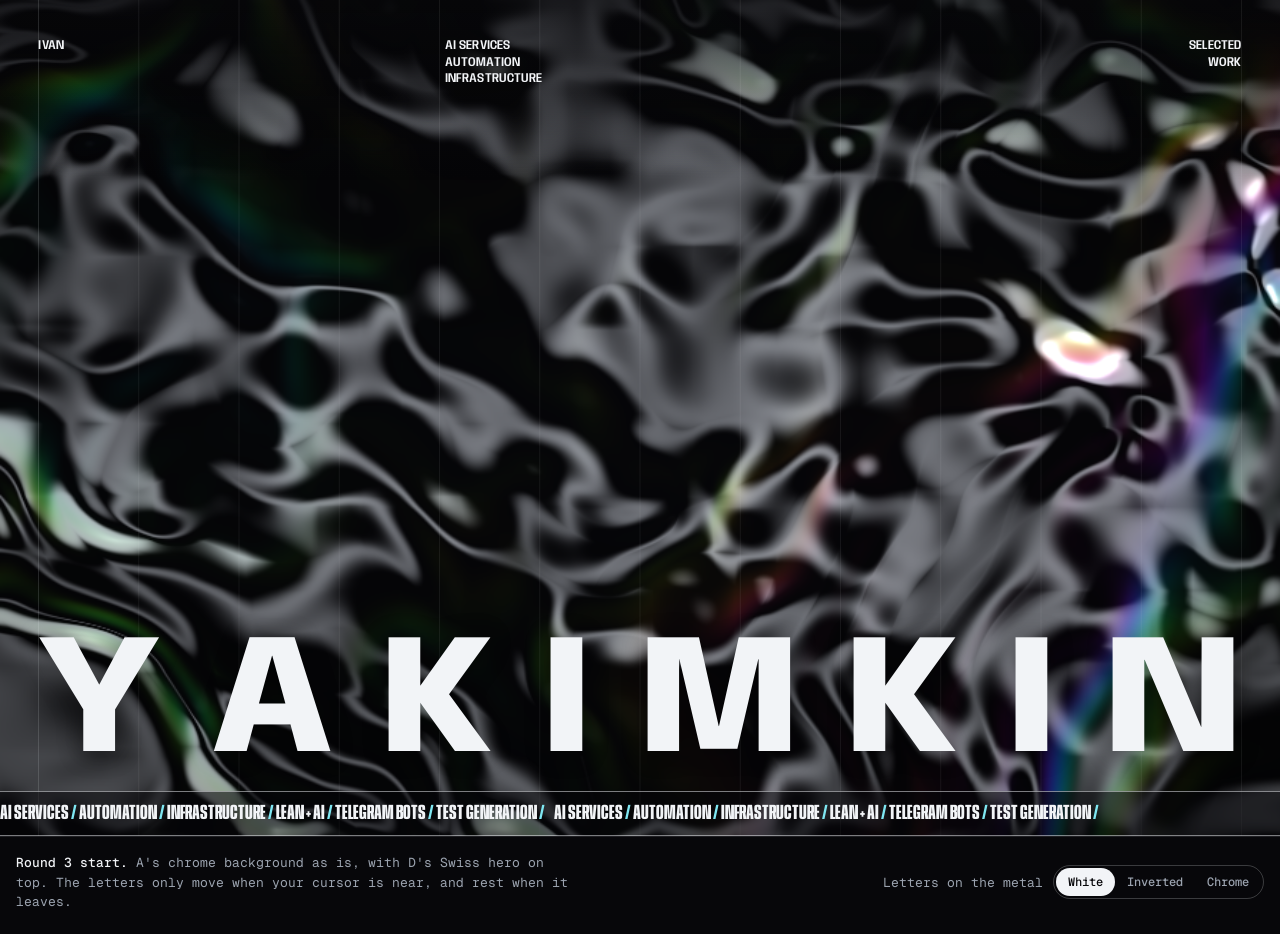
<file: design-system/rounds/03-chrome-kinetic-hero.html>
<!doctype html>
<html lang="ru">
<head>
<meta charset="utf-8">
<meta name="viewport" content="width=device-width,initial-scale=1,viewport-fit=cover">
</head>
<body style="margin:0">
<title>Chrome Kinetic Hero</title>
<meta name="claude:viewport-fit-sides" content="cover">
<link rel="preconnect" href="https://fonts.googleapis.com">
<link rel="preconnect" href="https://fonts.gstatic.com" crossorigin>
<link rel="stylesheet" href="https://fonts.googleapis.com/css2?family=Anybody:wdth,wght@50..150,100..900&family=Geist+Mono:wght@400;500&display=swap">
<style>
/* Layout: one full-bleed hero. Round 1's liquid-chrome WebGL surface (A) unchanged underneath,
   round 1's Swiss hero (D) on top: 12-column grid, three-column top row, a kinetic surname that
   reacts only to the cursor (no idle breathing), and the marquee. A thin strip below holds the
   one open question: how the letters sit on the metal. Single dark look by choice. */
:root{
  --void:#07070A; --ink:#F2F4F7; --muted:#9BA3AF; --rule:rgba(242,244,247,.5); --grid:rgba(242,244,247,.07);
  --cyan:#7FE7F2; --magenta:#E58BFF; --gold:#F6D58E;
  --display:"Anybody", ui-sans-serif, system-ui, sans-serif;
  --mono:"Geist Mono", ui-monospace, "SF Mono", Menlo, monospace;
  color-scheme:dark;
}
*,*::before,*::after{box-sizing:border-box}
body{background:var(--void);color:var(--ink);margin:0;font:400 13px/1.5 var(--mono);-webkit-font-smoothing:antialiased}
:focus-visible{outline:2px solid var(--cyan);outline-offset:3px}

.hero{--pad:clamp(18px,3vw,40px);position:relative;overflow:hidden;isolation:isolate;container-type:inline-size;
  min-height:max(560px,calc(100svh - 64px));display:grid;grid-template-rows:auto 1fr auto auto;
  padding-top:var(--pad);padding-left:max(var(--pad),env(safe-area-inset-left,0px));padding-right:max(var(--pad),env(safe-area-inset-right,0px));background:var(--void)}
.hero.no-gl{background:radial-gradient(90% 70% at 70% 40%,#D9DDE3 0%,#5B616B 30%,#17181D 60%,#07070A 100%)}
.gl{position:absolute;inset:0;width:100%;height:100%;display:block;z-index:-2;cursor:crosshair}
.hero::before{content:"";position:absolute;inset:0 0 auto 0;height:180px;z-index:-1;pointer-events:none;background:linear-gradient(180deg,rgba(7,7,10,.72),rgba(7,7,10,0))}
.grid{position:absolute;inset:0 max(var(--pad),env(safe-area-inset-right,0px)) 0 max(var(--pad),env(safe-area-inset-left,0px));z-index:-1;pointer-events:none;
  border-left:1px solid var(--grid);background-image:linear-gradient(90deg,transparent calc(100% - 1px),var(--grid) 0);background-size:calc(100% / 12) 100%}

.top{display:grid;grid-template-columns:repeat(3,minmax(0,1fr));gap:16px;font:600 13px/1.25 var(--display);font-variation-settings:"wdth" 88;text-transform:uppercase;letter-spacing:.01em;color:var(--ink)}
.top span:last-child{text-align:right}

.name{margin:0 0 clamp(10px,1.6cqi,26px);font-family:var(--display);font-weight:800;font-size:14cqi;line-height:.8;text-transform:uppercase;
  display:flex;justify-content:space-between;white-space:nowrap;letter-spacing:-.01em;align-self:end}
.name span{display:block}
.hero[data-letters="white"] .name{color:var(--ink);text-shadow:0 2px 24px rgba(0,0,0,.35)}
.hero[data-letters="invert"] .name{color:#FFFFFF;mix-blend-mode:difference}
.hero[data-letters="chrome"] .name span{color:transparent;-webkit-background-clip:text;background-clip:text;
  background-image:linear-gradient(180deg,#FFFFFF 0%,#CDD3DB 28%,#5E646E 47%,#1C1F25 52%,#A2AAB5 61%,#F4F6F9 79%,#B4BBC6 100%);filter:drop-shadow(0 2px 0 rgba(0,0,0,.5))}

.marquee{position:relative;overflow:hidden;border-block:1.5px solid var(--rule);padding-block:11px;background:rgba(7,7,10,.55);
  margin-left:calc(-1 * max(var(--pad),env(safe-area-inset-left,0px)));margin-right:calc(-1 * max(var(--pad),env(safe-area-inset-right,0px)))}
.track{display:flex;width:max-content;animation:marq 30s linear infinite}
.track span{font:700 21px/1 var(--display);font-variation-settings:"wdth" 58;text-transform:uppercase;padding-right:.35em;white-space:nowrap;color:var(--ink)}
.track b{font-weight:700;color:var(--cyan)}
@keyframes marq{to{transform:translateX(-50%)}}

.strip{display:flex;flex-wrap:wrap;justify-content:space-between;align-items:center;gap:12px 28px;padding-block:16px 22px;
  padding-left:max(16px,env(safe-area-inset-left,0px));padding-right:max(16px,env(safe-area-inset-right,0px));border-top:1px solid rgba(242,244,247,.1)}
.strip p{margin:0;color:var(--muted);max-width:70ch}
.strip p b{color:var(--ink);font-weight:500}
.seg{display:inline-flex;align-items:center;gap:10px;color:var(--muted)}
.seg-btns{display:inline-flex;border:1px solid rgba(242,244,247,.22);border-radius:999px;padding:2px}
.seg-btns button{border:0;background:transparent;color:var(--muted);font:500 12px/1 var(--mono);padding:8px 12px;border-radius:999px;cursor:pointer}
.seg-btns button:hover{color:var(--ink)}
.seg-btns button[aria-pressed="true"]{background:var(--ink);color:var(--void)}

@media (max-width:560px){.top{grid-template-columns:minmax(0,1fr) minmax(0,1fr)}.top span:nth-child(2){display:none}}
@media (prefers-reduced-motion: reduce){.track{animation:none}}
</style>

<section class="hero" id="hero" data-letters="white" aria-label="Portfolio hero">
  <canvas class="gl" id="gl" aria-hidden="true"></canvas>
  <div class="grid" aria-hidden="true"></div>
  <div class="top"><span>Ivan</span><span>AI services<br>Automation<br>Infrastructure</span><span>Selected<br>work</span></div>
  <div></div>
  <h1 class="name" id="name" aria-label="Ivan Yakimkin">Yakimkin</h1>
  <div class="marquee" aria-hidden="true"><div class="track">
    <span>AI services <b>/</b> Automation <b>/</b> Infrastructure <b>/</b> Lean + AI <b>/</b> Telegram bots <b>/</b> Test generation <b>/</b>&nbsp;</span>
    <span>AI services <b>/</b> Automation <b>/</b> Infrastructure <b>/</b> Lean + AI <b>/</b> Telegram bots <b>/</b> Test generation <b>/</b>&nbsp;</span>
  </div></div>
</section>

<div class="strip">
  <p><b>Round 3 start.</b> A's chrome background as is, with D's Swiss hero on top. The letters only move when your cursor is near, and rest when it leaves.</p>
  <div class="seg"><span>Letters on the metal</span>
    <div class="seg-btns" role="group" aria-label="Letter treatment">
      <button type="button" data-l="white" aria-pressed="true">White</button>
      <button type="button" data-l="invert" aria-pressed="false">Inverted</button>
      <button type="button" data-l="chrome" aria-pressed="false">Chrome</button>
    </div>
  </div>
</div>

<script>
(() => {
"use strict";
const reduce = window.matchMedia("(prefers-reduced-motion: reduce)").matches;
const hero = document.getElementById("hero");
const cv = document.getElementById("gl");
const nameEl = document.getElementById("name");

/* shared cursor: the metal and the letters react to the same pointer */
const ptr = { x: 0, y: 0, on: false };
hero.addEventListener("pointermove", (e) => { ptr.x = e.clientX; ptr.y = e.clientY; ptr.on = true; wake(); });
hero.addEventListener("pointerleave", () => { ptr.on = false; wake(); });

/* ---------- A · liquid chrome, unchanged from round 1 ---------- */
let drawGl = null;
(function initChrome() {
  let gl = null;
  try { gl = cv.getContext("webgl", { antialias: false, alpha: false }); } catch (e) { gl = null; }
  if (!gl) { hero.classList.add("no-gl"); return; }
  const vs = "attribute vec2 p;void main(){gl_Position=vec4(p,0.0,1.0);}";
  const fs = [
    "precision highp float;",
    "uniform vec2 uR; uniform float uT; uniform vec2 uM; uniform float uS;",
    "float hash(vec2 p){ p = fract(p*vec2(123.34,456.21)); p += dot(p, p+45.32); return fract(p.x*p.y); }",
    "float noise(vec2 p){ vec2 i=floor(p); vec2 f=fract(p); vec2 u=f*f*(3.0-2.0*f);",
    "  return mix(mix(hash(i),hash(i+vec2(1.0,0.0)),u.x), mix(hash(i+vec2(0.0,1.0)),hash(i+vec2(1.0,1.0)),u.x), u.y); }",
    "float fbm(vec2 p){ float v=0.0; float a=0.5; for(int i=0;i<4;i++){ v+=a*noise(p); p=p*2.03+vec2(1.7,9.2); a*=0.5; } return v; }",
    "float height(vec2 p){",
    "  vec2 q = vec2(fbm(p*1.2+vec2(0.0,uT*0.06)), fbm(p*1.2+vec2(5.2,-uT*0.05)));",
    "  float h = fbm(p*1.4 + q*1.8 + vec2(uT*0.02,0.0));",
    "  float d = distance(p, uM);",
    "  h += uS*0.2*exp(-d*d*12.0)*(0.55+0.45*sin(d*30.0-uT*4.0));",
    "  return h; }",
    "void main(){",
    "  vec2 p = gl_FragCoord.xy / uR.y;",
    "  float e = 1.5 / uR.y;",
    "  float hc = height(p);",
    "  float hx = height(p+vec2(e,0.0));",
    "  float hy = height(p+vec2(0.0,e));",
    "  vec3 n = normalize(vec3((hc-hx)/e, (hc-hy)/e, 2.2));",
    "  vec3 v = vec3(0.0,0.0,1.0);",
    "  vec3 r = reflect(-v, n);",
    "  float sky = 0.5+0.5*r.y;",
    "  float bands = 0.5+0.5*sin(r.y*7.0 + r.x*2.5 + 1.2);",
    "  vec3 col = mix(vec3(0.02,0.02,0.03), vec3(0.86,0.88,0.92), smoothstep(0.15,0.95, sky*bands));",
    "  float fres = pow(1.0-clamp(dot(n,v),0.0,1.0), 1.6);",
    "  vec3 film = 0.5+0.5*cos(6.2831*(vec3(0.0,0.33,0.67) + hc*2.2 + uT*0.02));",
    "  col = mix(col, col*0.4 + film*0.75, clamp(fres*2.2,0.0,1.0));",
    "  col += pow(max(r.y,0.0),30.0)*0.9;",
    "  vec2 q = gl_FragCoord.xy/uR - 0.5;",
    "  col *= 1.0 - dot(q,q)*0.9;",
    "  gl_FragColor = vec4(col,1.0);",
    "}"
  ].join("\n");
  const compile = (type, src) => { const s = gl.createShader(type); gl.shaderSource(s, src); gl.compileShader(s); if (!gl.getShaderParameter(s, gl.COMPILE_STATUS)) { console.warn(gl.getShaderInfoLog(s)); return null; } return s; };
  const v = compile(gl.VERTEX_SHADER, vs), f = compile(gl.FRAGMENT_SHADER, fs);
  if (!v || !f) { hero.classList.add("no-gl"); return; }
  const pr = gl.createProgram(); gl.attachShader(pr, v); gl.attachShader(pr, f); gl.linkProgram(pr);
  if (!gl.getProgramParameter(pr, gl.LINK_STATUS)) { hero.classList.add("no-gl"); return; }
  gl.useProgram(pr);
  gl.bindBuffer(gl.ARRAY_BUFFER, gl.createBuffer());
  gl.bufferData(gl.ARRAY_BUFFER, new Float32Array([-1, -1, 3, -1, -1, 3]), gl.STATIC_DRAW);
  const loc = gl.getAttribLocation(pr, "p"); gl.enableVertexAttribArray(loc); gl.vertexAttribPointer(loc, 2, gl.FLOAT, false, 0, 0);
  const uR = gl.getUniformLocation(pr, "uR"), uT = gl.getUniformLocation(pr, "uT"), uM = gl.getUniformLocation(pr, "uM"), uS = gl.getUniformLocation(pr, "uS");
  let W = 1, H = 1;
  const m = { x: 0.72, y: 0.5, s: 0 };
  const scale = 0.7 * Math.min(window.devicePixelRatio || 1, 1.5);
  drawGl = (t) => {
    if (ptr.on) {
      const r = cv.getBoundingClientRect();
      const tx = (ptr.x - r.left) / r.width, ty = 1 - (ptr.y - r.top) / r.height;
      m.x += (tx - m.x) * 0.08; m.y += (ty - m.y) * 0.08;
    }
    m.s += ((ptr.on ? 1 : 0) - m.s) * 0.05;
    gl.uniform2f(uR, W, H); gl.uniform1f(uT, t / 1000); gl.uniform2f(uM, m.x * W / H, m.y); gl.uniform1f(uS, m.s);
    gl.drawArrays(gl.TRIANGLES, 0, 3);
  };
  new ResizeObserver(() => {
    W = Math.max(1, Math.round(cv.clientWidth * scale)); H = Math.max(1, Math.round(cv.clientHeight * scale));
    cv.width = W; cv.height = H; gl.viewport(0, 0, W, H); drawGl(performance.now() + 20000);
  }).observe(cv);
})();

/* ---------- D · kinetic surname, cursor-only (no idle breathing) ---------- */
const REST = { w: 100, g: 760 };
const word = nameEl.textContent.trim().toUpperCase();
nameEl.textContent = "";
const letters = Array.from(word).map((ch) => {
  const s = document.createElement("span"); s.textContent = ch; s.setAttribute("aria-hidden", "true");
  s.style.fontVariationSettings = '"wdth" ' + REST.w + ', "wght" ' + REST.g;
  nameEl.appendChild(s); return { el: s, w: REST.w, g: REST.g };
});
function stepLetters() {
  const rects = letters.map((l) => l.el.getBoundingClientRect());
  const span = hero.clientWidth || 1;
  let moving = false;
  letters.forEach((l, i) => {
    let tw = REST.w, tg = REST.g;
    if (ptr.on) {
      const cx = rects[i].left + rects[i].width / 2;
      const p = Math.max(0, 1 - Math.abs(ptr.x - cx) / (span * 0.3));
      const pe = p * p * (3 - 2 * p);
      tw = 55 + pe * 95; tg = 260 + pe * 640;
    }
    const dw = tw - l.w, dg = tg - l.g;
    if (Math.abs(dw) > 0.05 || Math.abs(dg) > 0.5) {
      moving = true; l.w += dw * 0.14; l.g += dg * 0.14;
      l.el.style.fontVariationSettings = '"wdth" ' + l.w.toFixed(1) + ', "wght" ' + l.g.toFixed(0);
    }
  });
  return moving;
}

/* ---------- one loop, only while the hero is on screen ---------- */
let visible = true, raf = 0;
function tick(t) {
  raf = 0;
  if (drawGl && !reduce) drawGl(t);
  const moving = stepLetters();
  if (visible && !document.hidden && (!reduce || moving)) raf = requestAnimationFrame(tick);
}
function wake() { if (!raf && visible && !document.hidden) raf = requestAnimationFrame(tick); }
new IntersectionObserver((es) => { visible = es[0].isIntersecting; if (visible) wake(); }).observe(hero);
document.addEventListener("visibilitychange", wake);
wake();

/* ---------- letter treatment ---------- */
const btns = Array.from(document.querySelectorAll("[data-l]"));
btns.forEach((b) => b.addEventListener("click", () => {
  hero.dataset.letters = b.dataset.l;
  btns.forEach((o) => o.setAttribute("aria-pressed", String(o === b)));
}));
})();
</script>

</body>
</html>
</file>
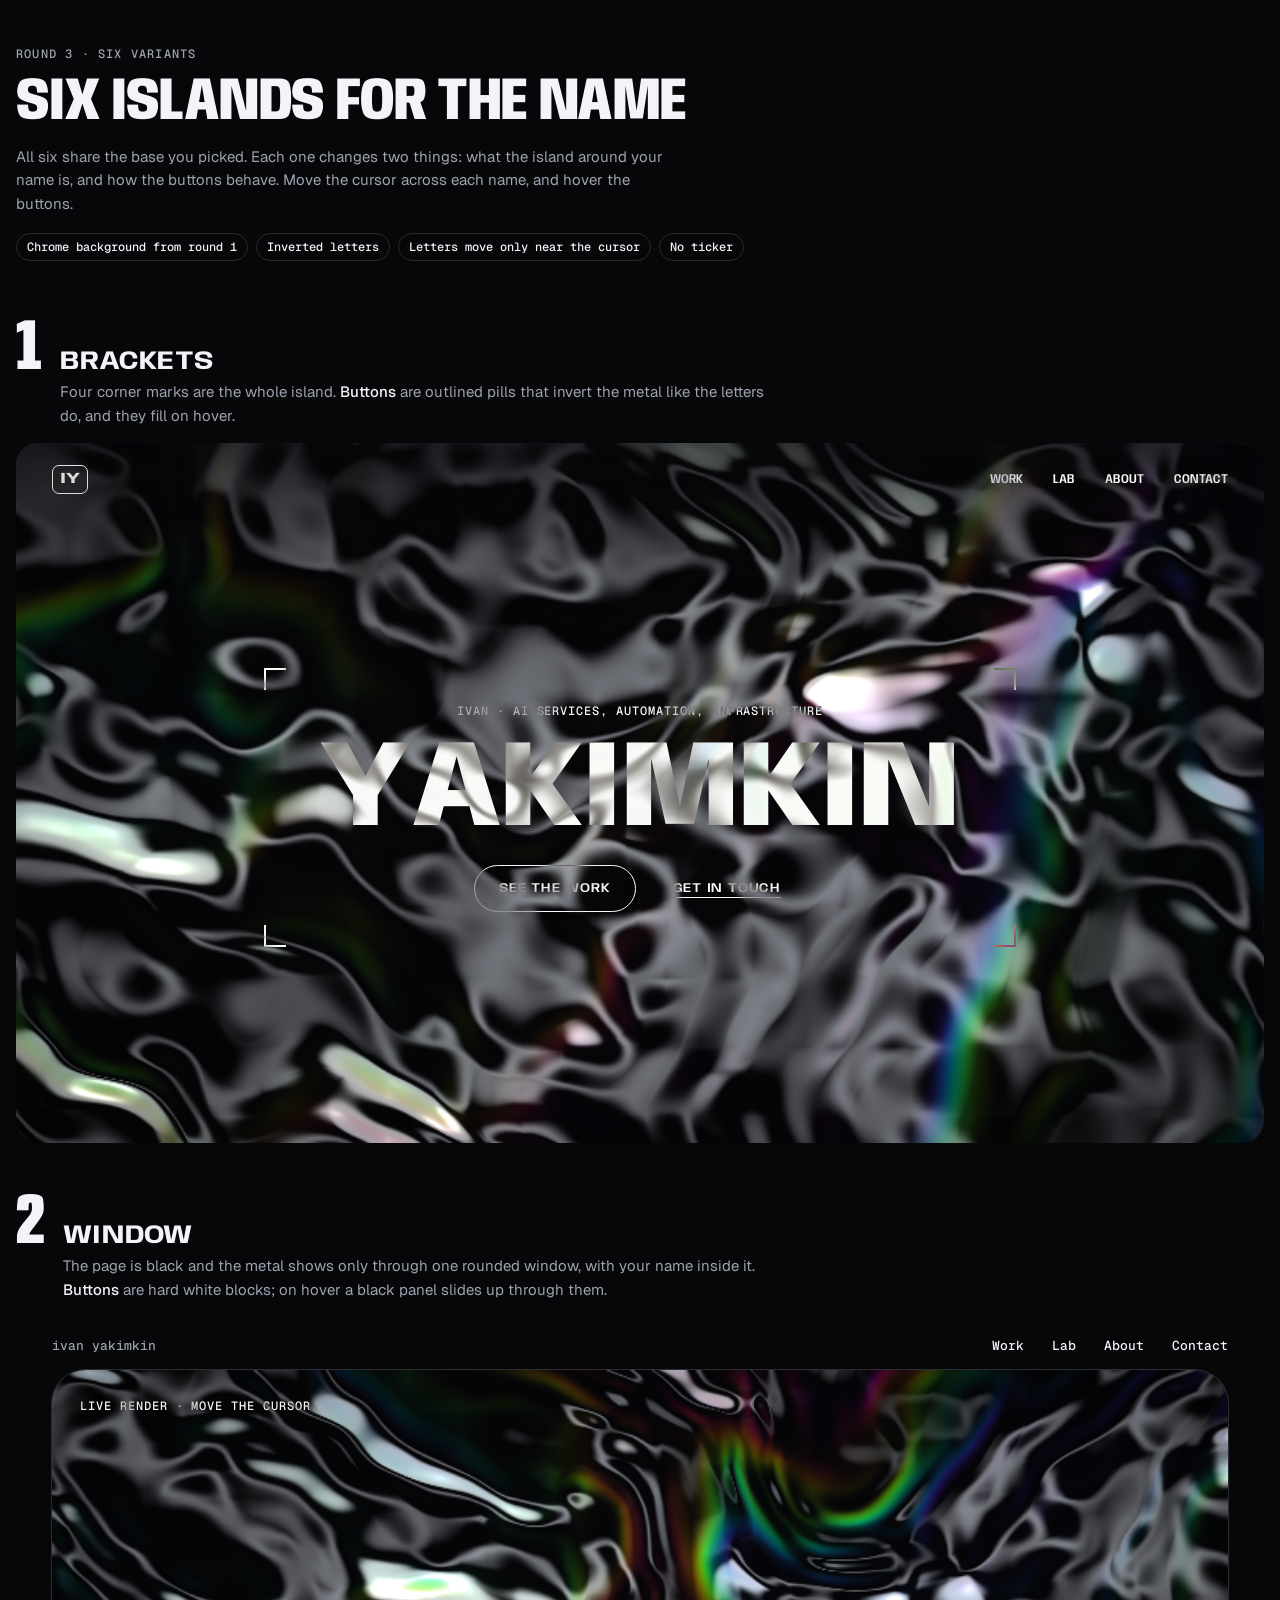
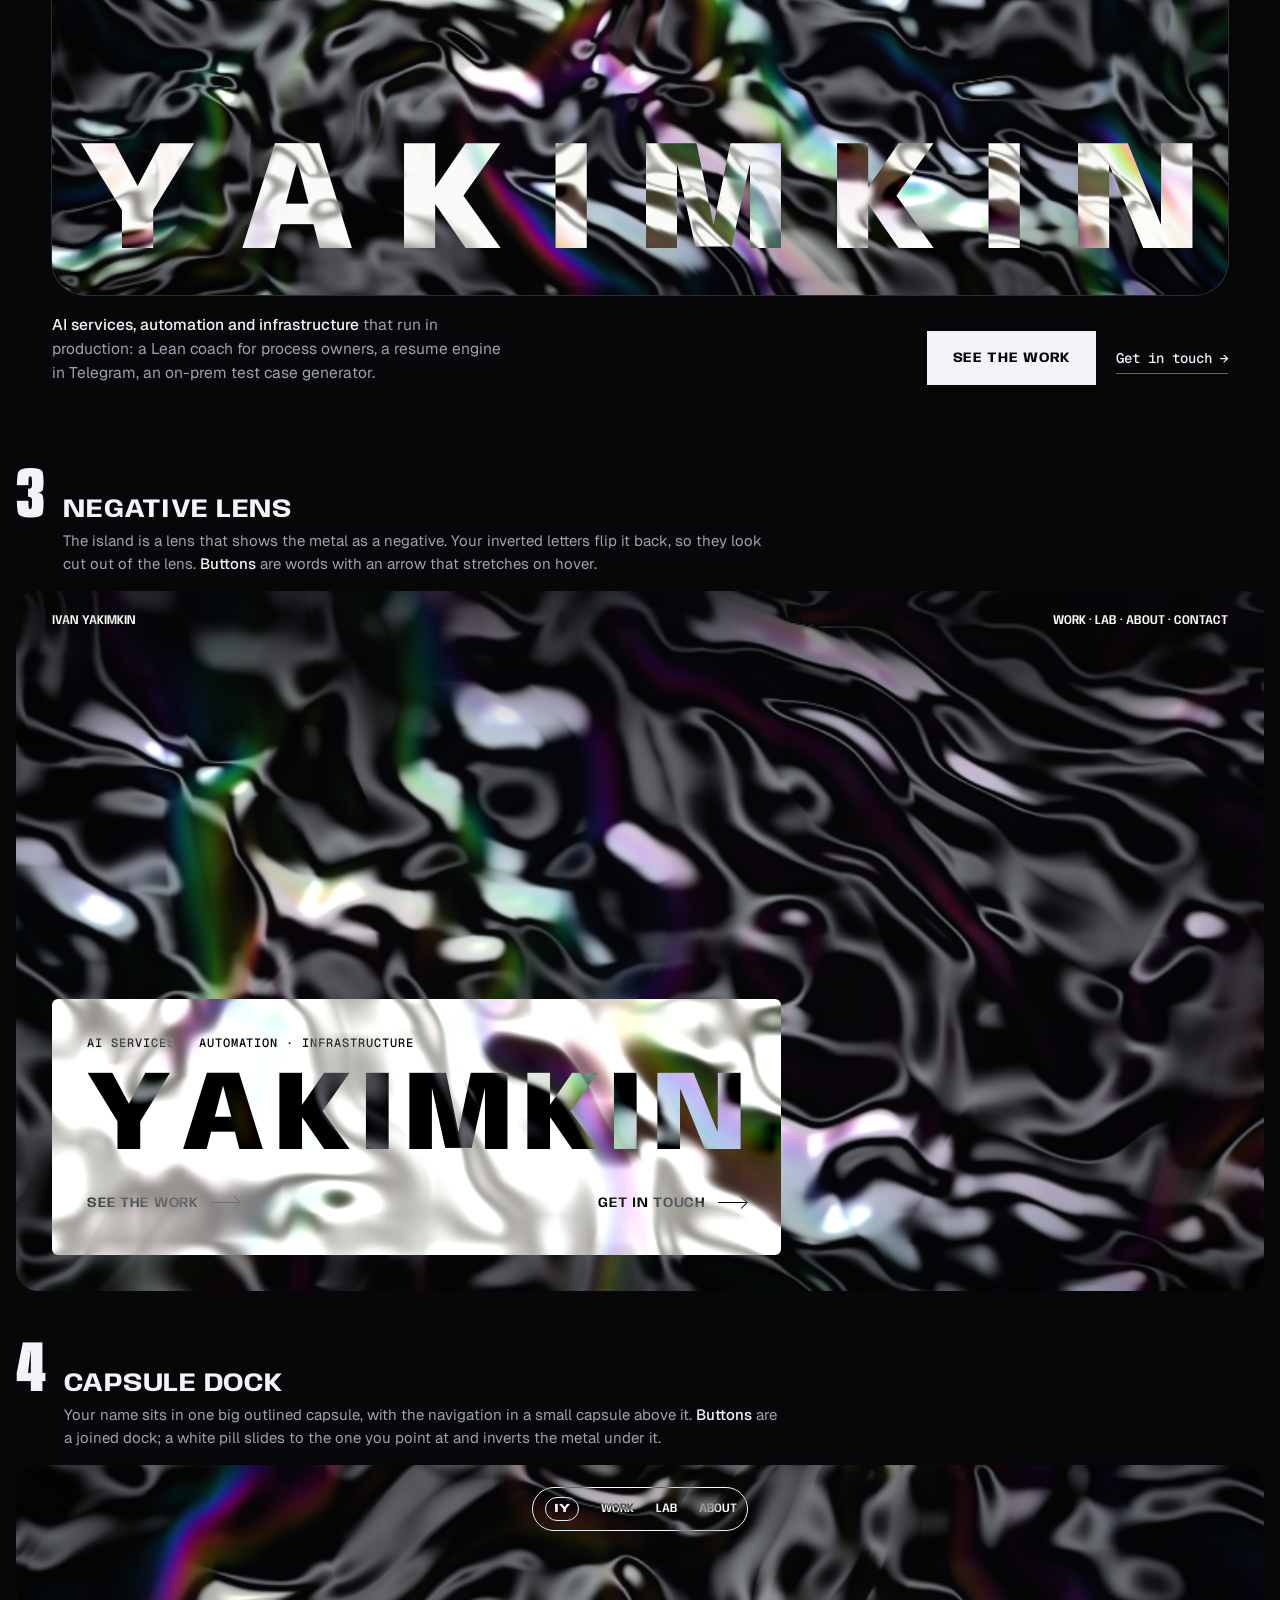
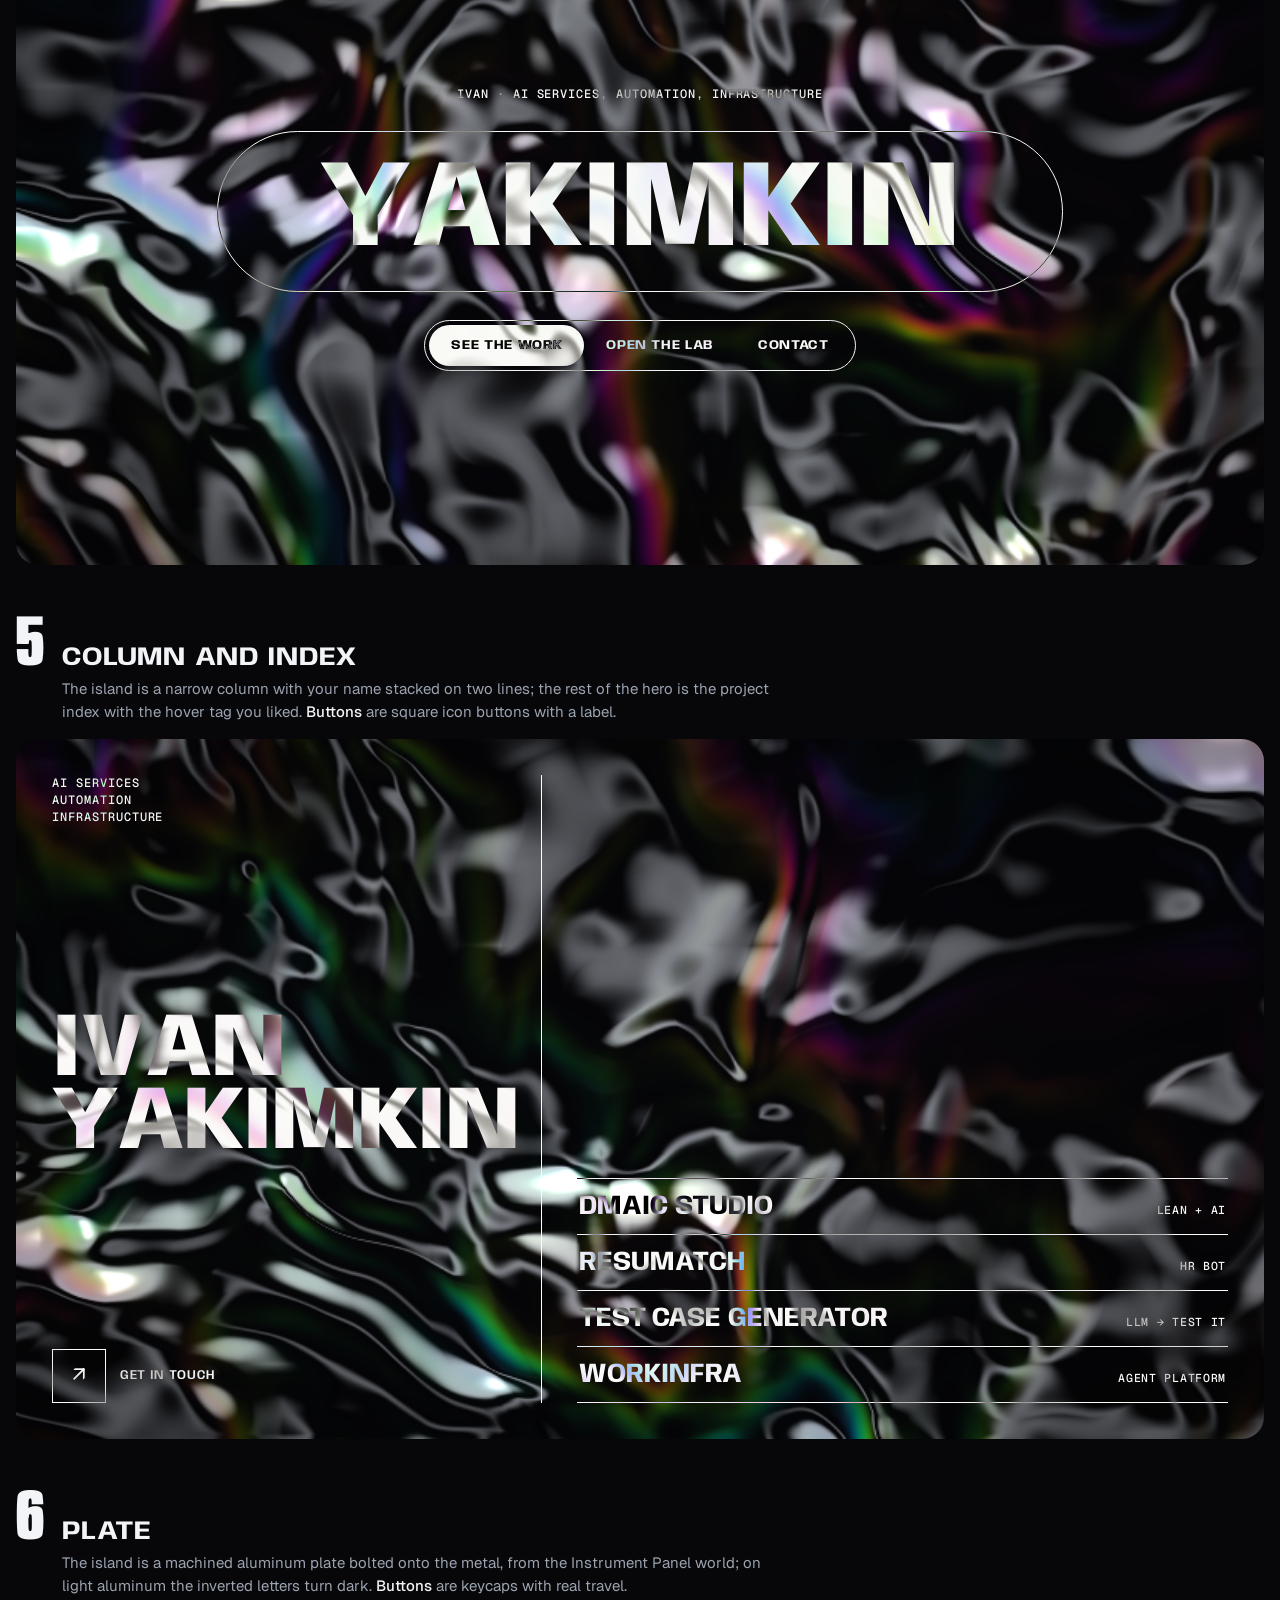
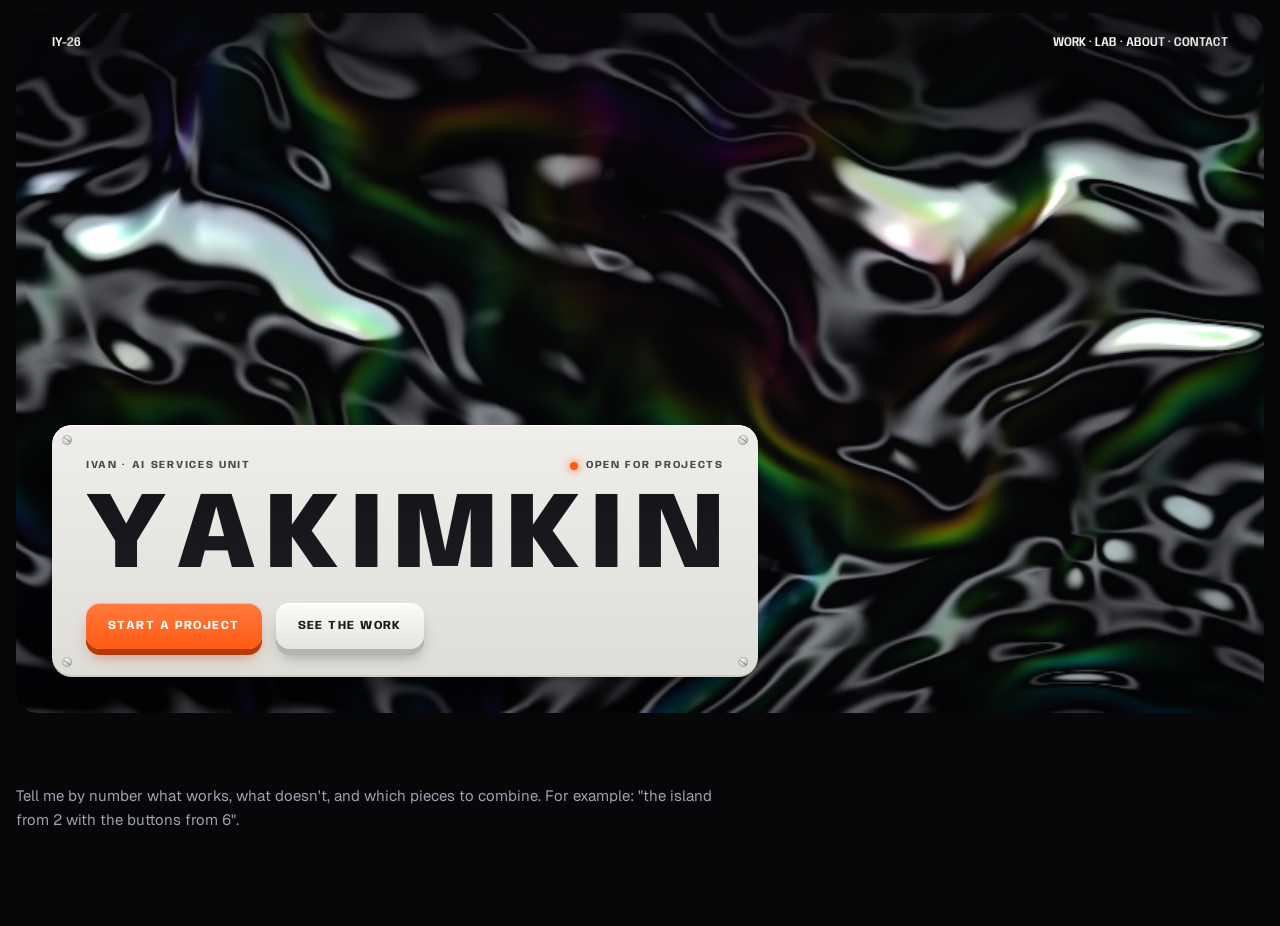
<file: design-system/rounds/04-islands.html>
<!doctype html>
<html lang="ru">
<head>
<meta charset="utf-8">
<meta name="viewport" content="width=device-width,initial-scale=1,viewport-fit=cover">
</head>
<body style="margin:0">
<title>Chrome Islands</title>
<meta name="claude:viewport-fit-sides" content="cover">
<link rel="preconnect" href="https://fonts.googleapis.com">
<link rel="preconnect" href="https://fonts.gstatic.com" crossorigin>
<link rel="stylesheet" href="https://fonts.googleapis.com/css2?family=Anybody:wdth,wght@50..150,100..900&family=Geist:wght@400;500;600&family=Geist+Mono:wght@400;500&display=swap">
<style>
/* Layout: six stacked hero variants on one agreed base (round 1's liquid-chrome shader, an
   inverted kinetic surname that reacts only to the cursor, no ticker). Each variant changes one
   idea: what the "island" around the name is, and how its buttons behave. Single dark look by
   choice; every hero is its own isolated stacking context so the difference blend sees the metal. */
:root{
  --void:#07070A; --ink:#F2F4F7; --muted:#9BA3AF; --line:rgba(242,244,247,.14);
  --cyan:#7FE7F2; --orange:#FF5B14;
  --display:"Anybody", ui-sans-serif, system-ui, sans-serif;
  --body:"Geist", ui-sans-serif, system-ui, -apple-system, sans-serif;
  --mono:"Geist Mono", ui-monospace, "SF Mono", Menlo, monospace;
  color-scheme:dark;
}
*,*::before,*::after{box-sizing:border-box}
body{background:var(--void);color:var(--ink);margin:0;font:400 15px/1.55 var(--body);-webkit-font-smoothing:antialiased}
:focus-visible{outline:2px solid var(--cyan);outline-offset:3px}
.wrap{max-width:1280px;margin:0 auto;padding-left:max(16px,env(safe-area-inset-left,0px));padding-right:max(16px,env(safe-area-inset-right,0px))}

/* ---------- page shell ---------- */
.intro{padding-block:48px 8px;display:grid;gap:14px}
.eyebrow{margin:0;font:500 12px/1 var(--mono);letter-spacing:.1em;text-transform:uppercase;color:var(--muted)}
.intro h1{margin:0;font:800 clamp(34px,5vw,60px)/.95 var(--display);font-variation-settings:"wdth" 80;text-transform:uppercase;letter-spacing:-.01em;text-wrap:balance}
.intro p{margin:0;color:var(--muted);max-width:66ch}
.base{display:flex;flex-wrap:wrap;gap:8px;margin:4px 0 0;padding:0;list-style:none}
.base li{font:500 12px/1 var(--mono);padding:7px 10px;border:1px solid var(--line);border-radius:999px;color:var(--ink)}
.var{padding-block:52px 0;display:grid;gap:16px}
.var-head{display:grid;grid-template-columns:auto minmax(0,1fr);gap:4px 18px;align-items:baseline}
.num{grid-row:span 2;font:800 clamp(44px,6vw,72px)/.8 var(--display);font-variation-settings:"wdth" 60;color:var(--ink)}
.var-head h2{margin:0;font:700 clamp(20px,2.4vw,26px)/1.1 var(--display);font-variation-settings:"wdth" 110;text-transform:uppercase;letter-spacing:.01em}
.var-head p{margin:0;color:var(--muted);max-width:72ch}
.var-head p b{color:var(--ink);font-weight:500}

/* ---------- shared hero base ---------- */
.hero{position:relative;overflow:hidden;isolation:isolate;container-type:inline-size;border-radius:22px;background:var(--void);min-height:clamp(560px,58vw,700px)}
.gl{position:absolute;inset:0;width:100%;height:100%;display:block;z-index:-2;cursor:crosshair}
.no-gl{background:radial-gradient(90% 70% at 70% 40%,#D9DDE3 0%,#5B616B 30%,#17181D 60%,#07070A 100%)}
.kname{margin:0;font-family:var(--display);font-weight:800;text-transform:uppercase;line-height:.8;display:flex;justify-content:center;white-space:nowrap;color:#FFFFFF;mix-blend-mode:difference;letter-spacing:-.01em}
.kname span{display:block}
.inv{color:#FFFFFF;mix-blend-mode:difference}
.label{margin:0;font:500 12px/1.4 var(--mono);letter-spacing:.08em;text-transform:uppercase}
.topfade::before{content:"";position:absolute;inset:0 0 auto 0;height:150px;z-index:-1;pointer-events:none;background:linear-gradient(180deg,rgba(7,7,10,.7),rgba(7,7,10,0))}

/* ---------- 1 · Brackets ---------- */
.v1{display:grid;grid-template-rows:auto 1fr;padding:22px clamp(18px,3vw,36px)}
.v1-nav{display:flex;justify-content:space-between;align-items:center;gap:16px;font:600 13px/1 var(--display);font-variation-settings:"wdth" 90;text-transform:uppercase}
.v1-nav div{display:flex;gap:clamp(12px,2.5vw,30px)}
.mark{font:800 15px/1 var(--display);font-variation-settings:"wdth" 125;border:1.5px solid currentColor;border-radius:7px;padding:6px 7px}
.v1-island{position:relative;place-self:center;width:min(100%,64cqi);padding:clamp(22px,3cqi,40px) clamp(20px,3cqi,40px);display:grid;gap:clamp(14px,2cqi,24px);justify-items:center;text-align:center}
.v1-island .kname{font-size:10.4cqi}
.corner{position:absolute;width:22px;height:22px;border-color:#FFFFFF;border-style:solid;border-width:0;mix-blend-mode:difference}
.corner.tl{top:0;left:0;border-top-width:2px;border-left-width:2px}
.corner.tr{top:0;right:0;border-top-width:2px;border-right-width:2px}
.corner.bl{bottom:0;left:0;border-bottom-width:2px;border-left-width:2px}
.corner.br{bottom:0;right:0;border-bottom-width:2px;border-right-width:2px}
.btn-row{display:flex;flex-wrap:wrap;gap:12px;justify-content:center}
.b-inv{position:relative;border:1.5px solid #FFFFFF;background:transparent;color:#FFFFFF;mix-blend-mode:difference;font:600 13px/1 var(--display);font-variation-settings:"wdth" 110;text-transform:uppercase;letter-spacing:.06em;padding:16px 24px;border-radius:999px;cursor:pointer;transition:background .25s,color .25s}
.b-inv:hover,.b-inv:focus-visible{background:#FFFFFF;color:#000000}
.b-inv.ghost{border-color:transparent;text-decoration:underline;text-underline-offset:5px}
.b-inv.ghost:hover,.b-inv.ghost:focus-visible{border-color:#FFFFFF;text-decoration:none}

/* ---------- 2 · Window ---------- */
.v2{display:grid;grid-template-columns:minmax(0,1fr);grid-template-rows:auto 1fr auto;gap:18px;padding:22px clamp(18px,3vw,36px) clamp(18px,3vw,32px);background:var(--void)}
.v2-nav{display:flex;justify-content:space-between;align-items:center;gap:16px;font:500 13px/1 var(--mono);color:var(--muted)}
.v2-nav div{display:flex;gap:clamp(12px,2.4vw,28px);color:var(--ink)}
.v2-window{position:relative;overflow:hidden;border-radius:clamp(18px,3cqi,34px);min-height:340px;display:grid;align-content:space-between;padding:clamp(16px,2.4cqi,28px);box-shadow:0 0 0 1px rgba(242,244,247,.16)}
.v2-window .kname{font-size:13.2cqi;justify-content:space-between}
.v2-foot{display:grid;grid-template-columns:minmax(0,1fr) auto;gap:16px 32px;align-items:end}
.v2-foot p{margin:0;color:var(--muted);max-width:46ch;font-size:15.5px}
.v2-foot p b{color:var(--ink);font-weight:500}
@media (max-width:640px){.v2-foot{grid-template-columns:minmax(0,1fr)}}
.b-block{position:relative;overflow:hidden;border:0;background:var(--ink);color:var(--void);font:700 14px/1 var(--display);font-variation-settings:"wdth" 105;text-transform:uppercase;letter-spacing:.05em;padding:20px 26px;cursor:pointer;isolation:isolate}
.b-block::before{content:"";position:absolute;inset:0;background:var(--void);transform:translateY(101%);transition:transform .38s cubic-bezier(.7,0,.2,1);z-index:-1}
.b-block:hover,.b-block:focus-visible{color:var(--ink)}
.b-block:hover::before,.b-block:focus-visible::before{transform:translateY(0)}
.b-block{box-shadow:inset 0 0 0 1.5px var(--ink);transition:color .38s}
.v2-btns{display:flex;flex-wrap:wrap;gap:10px 20px;align-items:center}
.b-text{border:0;background:transparent;color:var(--ink);font:500 14px/1 var(--mono);cursor:pointer;padding:8px 0;border-bottom:1px solid rgba(242,244,247,.4)}
.b-text:hover,.b-text:focus-visible{border-bottom-color:var(--ink)}

/* ---------- 3 · Negative lens ---------- */
.v3{display:grid;grid-template-rows:auto 1fr;padding:22px clamp(18px,3vw,36px) clamp(18px,3vw,36px)}
.v3-top{display:flex;justify-content:space-between;gap:16px;font:600 13px/1.3 var(--display);font-variation-settings:"wdth" 90;text-transform:uppercase}
.v3-island{position:relative;align-self:end;width:min(100%,62cqi);padding:clamp(20px,3cqi,36px)}
.lens{position:absolute;inset:0;-webkit-backdrop-filter:invert(1) contrast(1.15);backdrop-filter:invert(1) contrast(1.15);border-radius:6px;pointer-events:none}
.v3-body{position:relative;display:grid;gap:clamp(14px,2cqi,22px)}
.v3-island .kname{font-size:9.6cqi;justify-content:space-between}
.v3-row{display:flex;flex-wrap:wrap;justify-content:space-between;align-items:center;gap:12px 24px}
.b-arrow{border:0;background:transparent;color:#FFFFFF;mix-blend-mode:difference;font:600 14px/1 var(--display);font-variation-settings:"wdth" 105;text-transform:uppercase;letter-spacing:.05em;cursor:pointer;display:inline-flex;align-items:center;gap:12px;padding:10px 0}
.b-arrow .ln{display:block;width:28px;height:1.5px;background:#FFFFFF;position:relative;transition:width .4s cubic-bezier(.7,0,.2,1)}
.b-arrow .ln::after{content:"";position:absolute;right:0;top:-4px;width:9px;height:9px;border-top:1.5px solid #FFFFFF;border-right:1.5px solid #FFFFFF;transform:rotate(45deg)}
.b-arrow:hover .ln,.b-arrow:focus-visible .ln{width:64px}

/* ---------- 4 · Capsule dock ---------- */
.v4{display:grid;grid-template-rows:auto 1fr;justify-items:center;padding:22px clamp(18px,3vw,36px) clamp(22px,3vw,40px)}
.v4-nav{display:inline-flex;align-items:center;gap:clamp(12px,2vw,22px);padding:9px 10px 9px 12px;border:1.5px solid #FFFFFF;border-radius:999px;mix-blend-mode:difference;color:#FFFFFF;font:600 12.5px/1 var(--display);font-variation-settings:"wdth" 92;text-transform:uppercase}
.v4-nav .mark{border-radius:999px;padding:5px 8px;font-size:12px}
.v4-center{align-self:center;display:grid;gap:clamp(18px,2.4cqi,28px);justify-items:center;width:100%}
.v4-capsule{width:min(100%,72cqi);border:1.5px solid #FFFFFF;border-radius:999px;mix-blend-mode:difference;padding:clamp(18px,2.6cqi,34px) clamp(28px,5cqi,64px)}
.v4-capsule .kname{font-size:10.4cqi;mix-blend-mode:normal}
.v4-cap-l{text-align:center;color:#FFFFFF}
.dock{position:relative;display:inline-flex;border:1.5px solid #FFFFFF;border-radius:999px;padding:4px;mix-blend-mode:difference}
.dock-ind{position:absolute;top:4px;bottom:4px;left:4px;width:0;border-radius:999px;background:#FFFFFF;transition:transform .35s cubic-bezier(.6,0,.2,1),width .35s cubic-bezier(.6,0,.2,1)}
.dock button{position:relative;border:0;background:transparent;color:#FFFFFF;mix-blend-mode:difference;font:700 13px/1 var(--display);font-variation-settings:"wdth" 108;text-transform:uppercase;letter-spacing:.05em;padding:14px 22px;border-radius:999px;cursor:pointer}

/* ---------- 5 · Column + index ---------- */
.v5{display:grid;grid-template-columns:minmax(0,5fr) minmax(0,7fr);padding:clamp(20px,3vw,36px)}
@media (max-width:760px){.v5{grid-template-columns:minmax(0,1fr)}}
.v5-col{position:relative;display:grid;align-content:space-between;gap:28px;padding-right:clamp(16px,3cqi,40px);border-right:1.5px solid #FFFFFF}
.v5-col::after{content:"";position:absolute;inset:0;pointer-events:none}
@media (max-width:760px){.v5-col{border-right:0;padding-right:0}}
.v5-col .kname{font-size:7.6cqi;justify-content:space-between}
@media (max-width:760px){.v5-col .kname{font-size:15cqi}}
.v5-names{display:grid;gap:.06em}
.v5-names .kname:first-child{justify-content:flex-start}
.b-square{display:inline-flex;align-items:center;gap:14px;border:0;background:transparent;cursor:pointer;color:#FFFFFF;mix-blend-mode:difference;font:600 13px/1.2 var(--display);font-variation-settings:"wdth" 100;text-transform:uppercase;letter-spacing:.05em;padding:0}
.b-square .sq{width:54px;height:54px;border:1.5px solid #FFFFFF;display:grid;place-items:center;font:400 22px/1 var(--body);transition:background .25s,color .25s}
.b-square:hover .sq,.b-square:focus-visible .sq{background:#FFFFFF;color:#000000}
.v5-idx{position:relative;align-self:end;padding-left:clamp(16px,3cqi,40px)}
@media (max-width:760px){.v5-idx{padding-left:0;margin-top:28px}}
.v5-row{display:grid;grid-template-columns:minmax(0,1fr) auto;gap:6px 16px;align-items:baseline;padding:14px 2px;border-bottom:1.5px solid #FFFFFF;color:#FFFFFF;mix-blend-mode:difference;transition:padding .35s cubic-bezier(.7,0,.2,1)}
.v5-row:first-child{border-top:1.5px solid #FFFFFF}
.v5-row b{font:700 clamp(18px,2.3cqi,30px)/1 var(--display);font-variation-settings:"wdth" 100;text-transform:uppercase}
.v5-row span{font:500 11.5px/1.2 var(--mono);text-transform:uppercase;letter-spacing:.06em}
.v5-row:hover{padding-left:14px}
.v5-tag{position:absolute;top:0;left:0;padding:10px 14px;background:#FFFFFF;color:#000000;mix-blend-mode:difference;font:800 28px/1 var(--display);font-variation-settings:"wdth" 125;pointer-events:none;opacity:0;transition:opacity .18s;white-space:nowrap}
.v5-tag small{display:block;font:500 10px/1.3 var(--mono);letter-spacing:.06em;margin-top:4px}
.v5-tag.on{opacity:1}

/* ---------- 6 · Plate ---------- */
.v6{display:grid;grid-template-rows:auto 1fr;padding:22px clamp(18px,3vw,36px) clamp(18px,3vw,36px)}
.v6-top{display:flex;justify-content:space-between;gap:16px;font:600 13px/1.3 var(--display);font-variation-settings:"wdth" 90;text-transform:uppercase}
.plate{position:relative;align-self:end;width:min(100%,60cqi);background:linear-gradient(180deg,#EFEEEA,#DEDDD8);border-radius:20px;padding:clamp(22px,3cqi,34px) clamp(20px,3cqi,34px) clamp(20px,2.6cqi,28px);display:grid;gap:clamp(14px,2cqi,22px);color:#121212;
  box-shadow:inset 0 1px 0 #FFFFFF,inset 0 -2px 0 rgba(0,0,0,.08),0 40px 60px -30px rgba(0,0,0,.7),0 2px 4px rgba(0,0,0,.2)}
.plate .kname{font-size:9.2cqi;justify-content:space-between}
.screw{position:absolute;width:10px;height:10px;border-radius:50%;background:radial-gradient(circle at 40% 35%,#FBFBFA,#A6A5A0);box-shadow:inset 0 0 0 1px rgba(0,0,0,.16)}
.screw::after{content:"";position:absolute;left:1px;right:1px;top:4.5px;height:1px;background:rgba(0,0,0,.4);transform:rotate(35deg)}
.screw.s1{top:10px;left:10px}.screw.s2{top:10px;right:10px}.screw.s3{bottom:10px;left:10px}.screw.s4{bottom:10px;right:10px}
.plate-l{display:flex;justify-content:space-between;gap:12px;font:700 10.5px/1.3 var(--display);letter-spacing:.16em;text-transform:uppercase;color:#4B4A47}
.led{display:inline-flex;align-items:center;gap:8px}
.led::before{content:"";width:8px;height:8px;border-radius:50%;background:var(--orange);box-shadow:0 0 9px var(--orange)}
.keys{display:flex;flex-wrap:wrap;gap:14px}
.key{border:0;border-radius:14px;padding:17px 22px;background:linear-gradient(180deg,#FBFBF9,#E5E4DF);color:#1A1A1A;font:700 12px/1 var(--display);letter-spacing:.12em;text-transform:uppercase;cursor:pointer;
  box-shadow:0 6px 0 #B5B4AE,0 11px 16px -5px rgba(0,0,0,.35),inset 0 1px 0 #FFFFFF;transition:transform .07s,box-shadow .07s}
.key.hot{background:linear-gradient(180deg,#FF7A3D,#FF5B14);color:#FFFFFF;box-shadow:0 6px 0 #B53A07,0 11px 16px -5px rgba(181,58,7,.55),inset 0 1px 0 rgba(255,255,255,.45)}
.key:active{transform:translateY(5px);box-shadow:0 1px 0 #B5B4AE,0 3px 6px -2px rgba(0,0,0,.35),inset 0 1px 0 #FFFFFF}
.key.hot:active{box-shadow:0 1px 0 #B53A07,0 3px 6px -2px rgba(181,58,7,.55),inset 0 1px 0 rgba(255,255,255,.45)}
.key:focus-visible{outline:2px solid var(--orange);outline-offset:3px}

.foot{padding-block:56px 80px;color:var(--muted);max-width:70ch}
</style>

<main class="wrap">
  <section class="intro">
    <p class="eyebrow">Round 3 · six variants</p>
    <h1>Six islands for the name</h1>
    <p>All six share the base you picked. Each one changes two things: what the island around your name is, and how the buttons behave. Move the cursor across each name, and hover the buttons.</p>
    <ul class="base" aria-label="Shared base">
      <li>Chrome background from round 1</li><li>Inverted letters</li><li>Letters move only near the cursor</li><li>No ticker</li>
    </ul>
  </section>

  <!-- 1 -->
  <section class="var">
    <header class="var-head"><span class="num">1</span><h2>Brackets</h2><p>Four corner marks are the whole island. <b>Buttons</b> are outlined pills that invert the metal like the letters do, and they fill on hover.</p></header>
    <div class="hero v1 topfade" data-hero>
      <canvas class="gl" aria-hidden="true"></canvas>
      <nav class="v1-nav inv" aria-label="Variant 1 navigation"><span class="mark">IY</span><div><span>Work</span><span>Lab</span><span>About</span><span>Contact</span></div></nav>
      <div class="v1-island">
        <i class="corner tl"></i><i class="corner tr"></i><i class="corner bl"></i><i class="corner br"></i>
        <p class="label inv">Ivan · AI services, automation, infrastructure</p>
        <h3 class="kname" aria-label="Yakimkin">Yakimkin</h3>
        <div class="btn-row"><button class="b-inv" type="button">See the work</button><button class="b-inv ghost" type="button">Get in touch</button></div>
      </div>
    </div>
  </section>

  <!-- 2 -->
  <section class="var">
    <header class="var-head"><span class="num">2</span><h2>Window</h2><p>The page is black and the metal shows only through one rounded window, with your name inside it. <b>Buttons</b> are hard white blocks; on hover a black panel slides up through them.</p></header>
    <div class="hero v2" data-hero>
      <nav class="v2-nav" aria-label="Variant 2 navigation"><span>ivan yakimkin</span><div><span>Work</span><span>Lab</span><span>About</span><span>Contact</span></div></nav>
      <div class="v2-window">
        <canvas class="gl" aria-hidden="true"></canvas>
        <p class="label inv">Live render · move the cursor</p>
        <h3 class="kname" aria-label="Yakimkin">Yakimkin</h3>
      </div>
      <div class="v2-foot">
        <p><b>AI services, automation and infrastructure</b> that run in production: a Lean coach for process owners, a resume engine in Telegram, an on-prem test case generator.</p>
        <div class="v2-btns"><button class="b-block" type="button">See the work</button><button class="b-text" type="button">Get in touch →</button></div>
      </div>
    </div>
  </section>

  <!-- 3 -->
  <section class="var">
    <header class="var-head"><span class="num">3</span><h2>Negative lens</h2><p>The island is a lens that shows the metal as a negative. Your inverted letters flip it back, so they look cut out of the lens. <b>Buttons</b> are words with an arrow that stretches on hover.</p></header>
    <div class="hero v3 topfade" data-hero>
      <canvas class="gl" aria-hidden="true"></canvas>
      <div class="v3-top inv"><span>Ivan Yakimkin</span><span>Work · Lab · About · Contact</span></div>
      <div class="v3-island">
        <div class="lens" aria-hidden="true"></div>
        <div class="v3-body">
          <p class="label inv">AI services · Automation · Infrastructure</p>
          <h3 class="kname" aria-label="Yakimkin">Yakimkin</h3>
          <div class="v3-row"><button class="b-arrow" type="button">See the work <span class="ln"></span></button><button class="b-arrow" type="button">Get in touch <span class="ln"></span></button></div>
        </div>
      </div>
    </div>
  </section>

  <!-- 4 -->
  <section class="var">
    <header class="var-head"><span class="num">4</span><h2>Capsule dock</h2><p>Your name sits in one big outlined capsule, with the navigation in a small capsule above it. <b>Buttons</b> are a joined dock; a white pill slides to the one you point at and inverts the metal under it.</p></header>
    <div class="hero v4" data-hero>
      <canvas class="gl" aria-hidden="true"></canvas>
      <nav class="v4-nav" aria-label="Variant 4 navigation"><span class="mark">IY</span><span>Work</span><span>Lab</span><span>About</span></nav>
      <div class="v4-center">
        <p class="label v4-cap-l inv">Ivan · AI services, automation, infrastructure</p>
        <div class="v4-capsule"><h3 class="kname" aria-label="Yakimkin">Yakimkin</h3></div>
        <div class="dock" data-dock><span class="dock-ind" aria-hidden="true"></span><button type="button">See the work</button><button type="button">Open the lab</button><button type="button">Contact</button></div>
      </div>
    </div>
  </section>

  <!-- 5 -->
  <section class="var">
    <header class="var-head"><span class="num">5</span><h2>Column and index</h2><p>The island is a narrow column with your name stacked on two lines; the rest of the hero is the project index with the hover tag you liked. <b>Buttons</b> are square icon buttons with a label.</p></header>
    <div class="hero v5" data-hero>
      <canvas class="gl" aria-hidden="true"></canvas>
      <div class="v5-col">
        <p class="label inv">AI services<br>Automation<br>Infrastructure</p>
        <div class="v5-names"><h3 class="kname" aria-label="Ivan">Ivan</h3><h3 class="kname" aria-label="Yakimkin">Yakimkin</h3></div>
        <button class="b-square" type="button"><span class="sq">↗</span>Get in touch</button>
      </div>
      <div class="v5-idx" data-idx>
        <div class="v5-row" data-m="DM" data-s="dmaic.gigglin.tech"><b>DMAIC Studio</b><span>Lean + AI</span></div>
        <div class="v5-row" data-m="RM" data-s="Telegram + web"><b>ResuMatch</b><span>HR bot</span></div>
        <div class="v5-row" data-m="TC" data-s="on-prem, air-gapped"><b>Test case generator</b><span>LLM → Test IT</span></div>
        <div class="v5-row" data-m="WI" data-s="one VM, many tenants"><b>Workinfra</b><span>Agent platform</span></div>
        <div class="v5-tag" aria-hidden="true"></div>
      </div>
    </div>
  </section>

  <!-- 6 -->
  <section class="var">
    <header class="var-head"><span class="num">6</span><h2>Plate</h2><p>The island is a machined aluminum plate bolted onto the metal, from the Instrument Panel world; on light aluminum the inverted letters turn dark. <b>Buttons</b> are keycaps with real travel.</p></header>
    <div class="hero v6 topfade" data-hero>
      <canvas class="gl" aria-hidden="true"></canvas>
      <div class="v6-top inv"><span>IY-26</span><span>Work · Lab · About · Contact</span></div>
      <div class="plate">
        <span class="screw s1"></span><span class="screw s2"></span><span class="screw s3"></span><span class="screw s4"></span>
        <div class="plate-l"><span>Ivan · AI services unit</span><span class="led">Open for projects</span></div>
        <h3 class="kname" aria-label="Yakimkin">Yakimkin</h3>
        <div class="keys"><button class="key hot" type="button">Start a project</button><button class="key" type="button">See the work</button></div>
      </div>
    </div>
  </section>

  <p class="foot">Tell me by number what works, what doesn't, and which pieces to combine. For example: "the island from 2 with the buttons from 6".</p>
</main>

<script>
(() => {
"use strict";
const reduce = window.matchMedia("(prefers-reduced-motion: reduce)").matches;

/* ---------- round 1 liquid-chrome shader, unchanged ---------- */
const VS = "attribute vec2 p;void main(){gl_Position=vec4(p,0.0,1.0);}";
const FS = [
  "precision highp float;",
  "uniform vec2 uR; uniform float uT; uniform vec2 uM; uniform float uS;",
  "float hash(vec2 p){ p = fract(p*vec2(123.34,456.21)); p += dot(p, p+45.32); return fract(p.x*p.y); }",
  "float noise(vec2 p){ vec2 i=floor(p); vec2 f=fract(p); vec2 u=f*f*(3.0-2.0*f);",
  "  return mix(mix(hash(i),hash(i+vec2(1.0,0.0)),u.x), mix(hash(i+vec2(0.0,1.0)),hash(i+vec2(1.0,1.0)),u.x), u.y); }",
  "float fbm(vec2 p){ float v=0.0; float a=0.5; for(int i=0;i<4;i++){ v+=a*noise(p); p=p*2.03+vec2(1.7,9.2); a*=0.5; } return v; }",
  "float height(vec2 p){",
  "  vec2 q = vec2(fbm(p*1.2+vec2(0.0,uT*0.06)), fbm(p*1.2+vec2(5.2,-uT*0.05)));",
  "  float h = fbm(p*1.4 + q*1.8 + vec2(uT*0.02,0.0));",
  "  float d = distance(p, uM);",
  "  h += uS*0.2*exp(-d*d*12.0)*(0.55+0.45*sin(d*30.0-uT*4.0));",
  "  return h; }",
  "void main(){",
  "  vec2 p = gl_FragCoord.xy / uR.y;",
  "  float e = 1.5 / uR.y;",
  "  float hc = height(p);",
  "  float hx = height(p+vec2(e,0.0));",
  "  float hy = height(p+vec2(0.0,e));",
  "  vec3 n = normalize(vec3((hc-hx)/e, (hc-hy)/e, 2.2));",
  "  vec3 v = vec3(0.0,0.0,1.0);",
  "  vec3 r = reflect(-v, n);",
  "  float sky = 0.5+0.5*r.y;",
  "  float bands = 0.5+0.5*sin(r.y*7.0 + r.x*2.5 + 1.2);",
  "  vec3 col = mix(vec3(0.02,0.02,0.03), vec3(0.86,0.88,0.92), smoothstep(0.15,0.95, sky*bands));",
  "  float fres = pow(1.0-clamp(dot(n,v),0.0,1.0), 1.6);",
  "  vec3 film = 0.5+0.5*cos(6.2831*(vec3(0.0,0.33,0.67) + hc*2.2 + uT*0.02));",
  "  col = mix(col, col*0.4 + film*0.75, clamp(fres*2.2,0.0,1.0));",
  "  col += pow(max(r.y,0.0),30.0)*0.9;",
  "  vec2 q = gl_FragCoord.xy/uR - 0.5;",
  "  col *= 1.0 - dot(q,q)*0.9;",
  "  gl_FragColor = vec4(col,1.0);",
  "}"
].join("\n");

function makeChrome(cv, ptr, seed) {
  let gl = null;
  try { gl = cv.getContext("webgl", { antialias: false, alpha: false }); } catch (e) { gl = null; }
  const fail = () => { cv.parentElement.classList.add("no-gl"); cv.style.display = "none"; return null; };
  if (!gl) return fail();
  const compile = (type, src) => { const s = gl.createShader(type); gl.shaderSource(s, src); gl.compileShader(s); if (!gl.getShaderParameter(s, gl.COMPILE_STATUS)) { console.warn(gl.getShaderInfoLog(s)); return null; } return s; };
  const v = compile(gl.VERTEX_SHADER, VS), f = compile(gl.FRAGMENT_SHADER, FS);
  if (!v || !f) return fail();
  const pr = gl.createProgram(); gl.attachShader(pr, v); gl.attachShader(pr, f); gl.linkProgram(pr);
  if (!gl.getProgramParameter(pr, gl.LINK_STATUS)) return fail();
  gl.useProgram(pr);
  gl.bindBuffer(gl.ARRAY_BUFFER, gl.createBuffer());
  gl.bufferData(gl.ARRAY_BUFFER, new Float32Array([-1, -1, 3, -1, -1, 3]), gl.STATIC_DRAW);
  const loc = gl.getAttribLocation(pr, "p"); gl.enableVertexAttribArray(loc); gl.vertexAttribPointer(loc, 2, gl.FLOAT, false, 0, 0);
  const uR = gl.getUniformLocation(pr, "uR"), uT = gl.getUniformLocation(pr, "uT"), uM = gl.getUniformLocation(pr, "uM"), uS = gl.getUniformLocation(pr, "uS");
  let W = 1, H = 1;
  const m = { x: 0.7, y: 0.5, s: 0 };
  const scale = 0.65 * Math.min(window.devicePixelRatio || 1, 1.5);
  const draw = (t) => {
    if (ptr.on) {
      const r = cv.getBoundingClientRect();
      m.x += ((ptr.x - r.left) / r.width - m.x) * 0.08; m.y += (1 - (ptr.y - r.top) / r.height - m.y) * 0.08;
    }
    m.s += ((ptr.on ? 1 : 0) - m.s) * 0.05;
    gl.uniform2f(uR, W, H); gl.uniform1f(uT, t / 1000 + seed); gl.uniform2f(uM, m.x * W / H, m.y); gl.uniform1f(uS, m.s);
    gl.drawArrays(gl.TRIANGLES, 0, 3);
  };
  new ResizeObserver(() => {
    W = Math.max(1, Math.round(cv.clientWidth * scale)); H = Math.max(1, Math.round(cv.clientHeight * scale));
    cv.width = W; cv.height = H; gl.viewport(0, 0, W, H); draw(performance.now() + 20000);
  }).observe(cv);
  return draw;
}

/* ---------- kinetic name: reacts only to the cursor, rests otherwise ---------- */
const REST = { w: 100, g: 800 };
function makeKinetic(el) {
  const word = el.textContent.trim().toUpperCase(); el.textContent = "";
  const ls = Array.from(word).map((ch) => {
    const s = document.createElement("span"); s.textContent = ch; s.setAttribute("aria-hidden", "true");
    s.style.fontVariationSettings = '"wdth" ' + REST.w + ', "wght" ' + REST.g;
    el.appendChild(s); return { el: s, w: REST.w, g: REST.g };
  });
  return (ptr) => {
    const rects = ls.map((l) => l.el.getBoundingClientRect());
    const box = el.getBoundingClientRect(), range = Math.max(140, box.width * 0.42);
    let moving = false;
    ls.forEach((l, i) => {
      let tw = REST.w, tg = REST.g;
      if (ptr.on) {
        const cx = rects[i].left + rects[i].width / 2, cy = rects[i].top + rects[i].height / 2;
        const px = Math.max(0, 1 - Math.abs(ptr.x - cx) / range);
        const py = Math.max(0, 1 - Math.abs(ptr.y - cy) / Math.max(220, box.height * 3));
        const pe = px * px * (3 - 2 * px);
        /* py = how close the cursor is to the name vertically; far away, letters keep their rest shape */
        tw = REST.w + (55 + pe * 95 - REST.w) * py;
        tg = REST.g + (300 + pe * 600 - REST.g) * py;
      }
      const dw = tw - l.w, dg = tg - l.g;
      if (Math.abs(dw) > 0.05 || Math.abs(dg) > 0.5) {
        moving = true; l.w += dw * 0.14; l.g += dg * 0.14;
        l.el.style.fontVariationSettings = '"wdth" ' + l.w.toFixed(1) + ', "wght" ' + l.g.toFixed(0);
      }
    });
    return moving;
  };
}

/* ---------- each hero: own pointer, own shader, runs only on screen ---------- */
document.querySelectorAll("[data-hero]").forEach((hero, idx) => {
  const ptr = { x: 0, y: 0, on: false };
  const cv = hero.querySelector(".gl");
  const draw = cv ? makeChrome(cv, ptr, idx * 37.0) : null;
  const steps = Array.from(hero.querySelectorAll(".kname")).map(makeKinetic);
  let visible = false, raf = 0;
  const tick = (t) => {
    raf = 0;
    if (draw && !reduce) draw(t);
    let moving = false;
    steps.forEach((s) => { if (s(ptr)) moving = true; });
    if (visible && !document.hidden && (!reduce || moving)) raf = requestAnimationFrame(tick);
  };
  const wake = () => { if (!raf && visible && !document.hidden) raf = requestAnimationFrame(tick); };
  hero.addEventListener("pointermove", (e) => { ptr.x = e.clientX; ptr.y = e.clientY; ptr.on = true; wake(); });
  hero.addEventListener("pointerleave", () => { ptr.on = false; wake(); });
  new IntersectionObserver((es) => { visible = es[0].isIntersecting; if (visible) wake(); }, { rootMargin: "80px" }).observe(hero);
  document.addEventListener("visibilitychange", wake);
});

/* ---------- 4 · dock indicator follows the pointer or focus ---------- */
document.querySelectorAll("[data-dock]").forEach((dock) => {
  const ind = dock.querySelector(".dock-ind"), btns = Array.from(dock.querySelectorAll("button"));
  const moveTo = (b) => { ind.style.width = b.offsetWidth + "px"; ind.style.transform = "translateX(" + (b.offsetLeft - 4) + "px)"; };
  const home = () => moveTo(btns[0]);
  btns.forEach((b) => { b.addEventListener("pointerenter", () => moveTo(b)); b.addEventListener("focus", () => moveTo(b)); });
  dock.addEventListener("pointerleave", home);
  new ResizeObserver(home).observe(dock);
  if (document.fonts && document.fonts.ready) document.fonts.ready.then(home);
});

/* ---------- 5 · index hover tag ---------- */
document.querySelectorAll("[data-idx]").forEach((idx) => {
  const tag = idx.querySelector(".v5-tag");
  idx.addEventListener("pointermove", (e) => {
    const r = idx.getBoundingClientRect();
    const x = Math.max(0, Math.min(r.width - tag.offsetWidth, e.clientX - r.left + 18)), y = e.clientY - r.top - tag.offsetHeight - 14;
    tag.style.transform = "translate(" + x + "px," + y + "px)";
  });
  idx.querySelectorAll(".v5-row").forEach((row) => row.addEventListener("pointerenter", () => {
    tag.textContent = row.dataset.m; const s = document.createElement("small"); s.textContent = row.dataset.s; tag.appendChild(s); tag.classList.add("on");
  }));
  idx.addEventListener("pointerleave", () => tag.classList.remove("on"));
});
})();
</script>

</body>
</html>
</file>
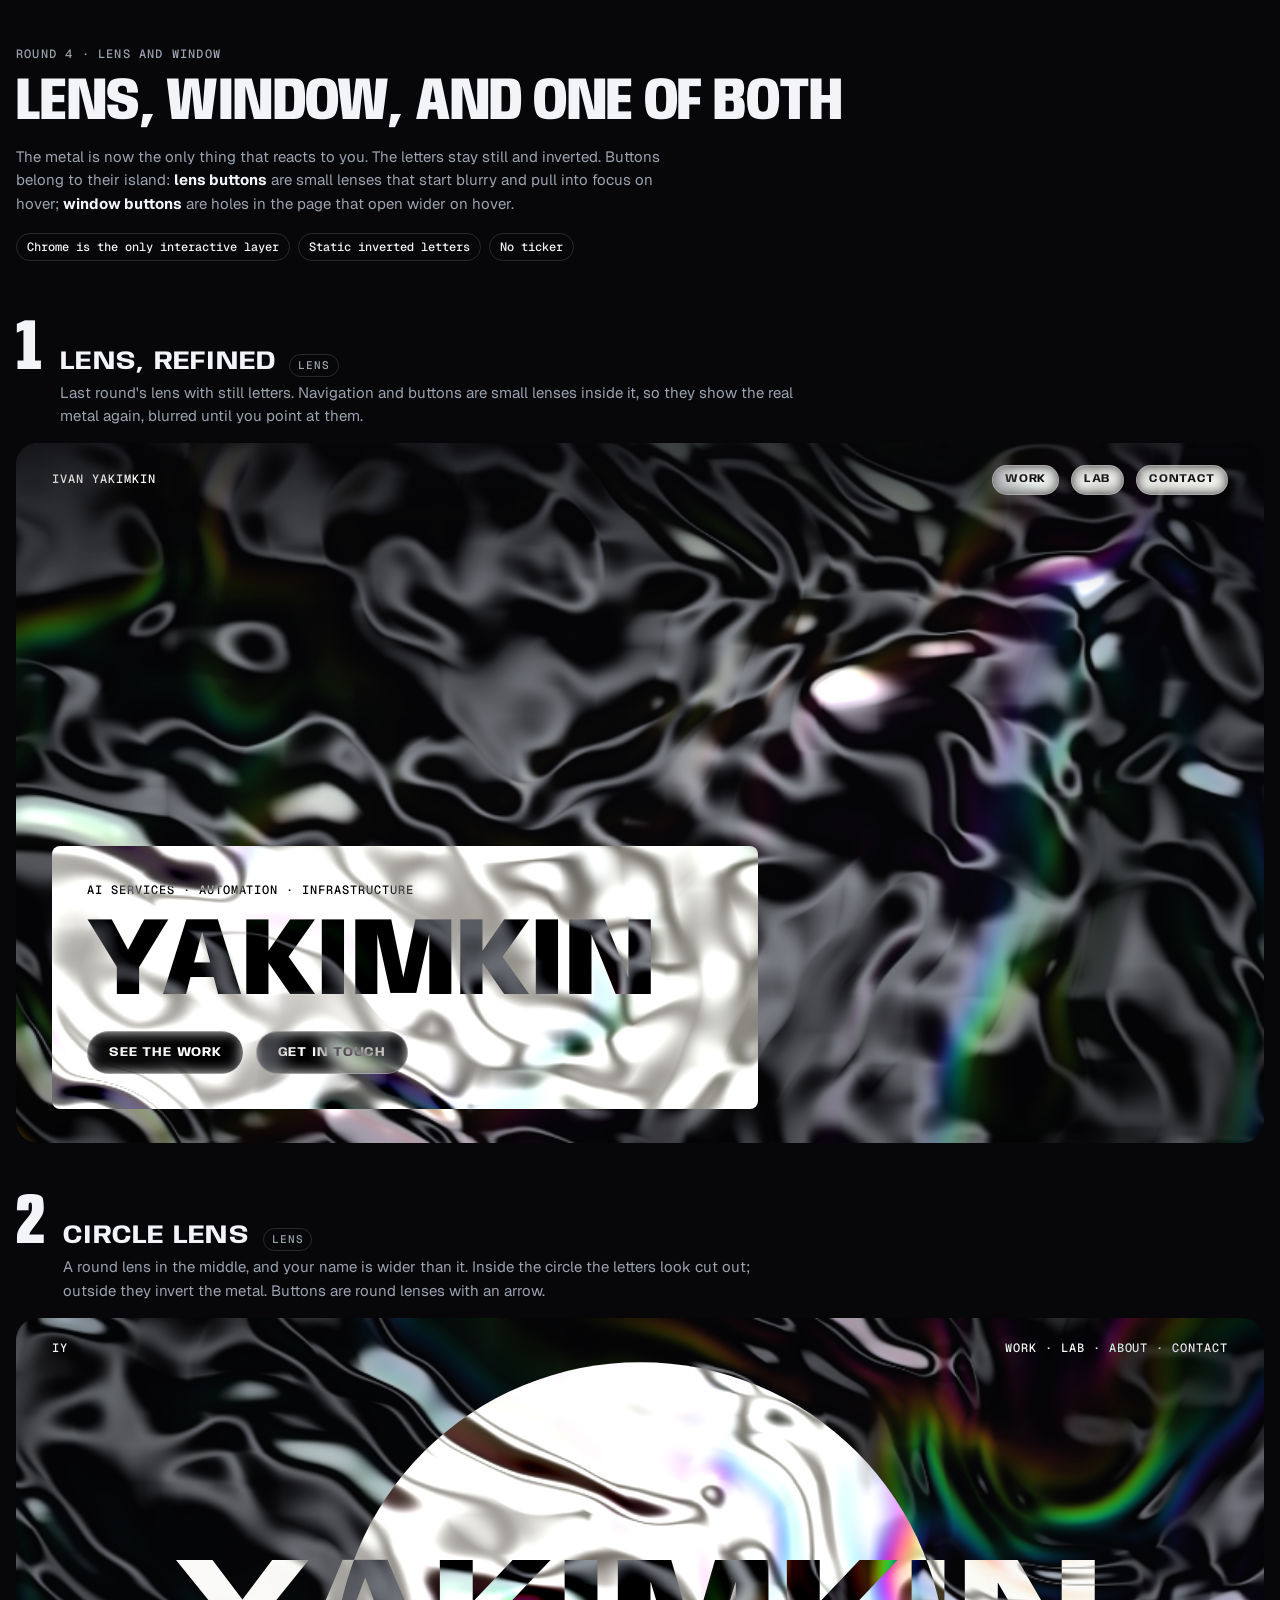
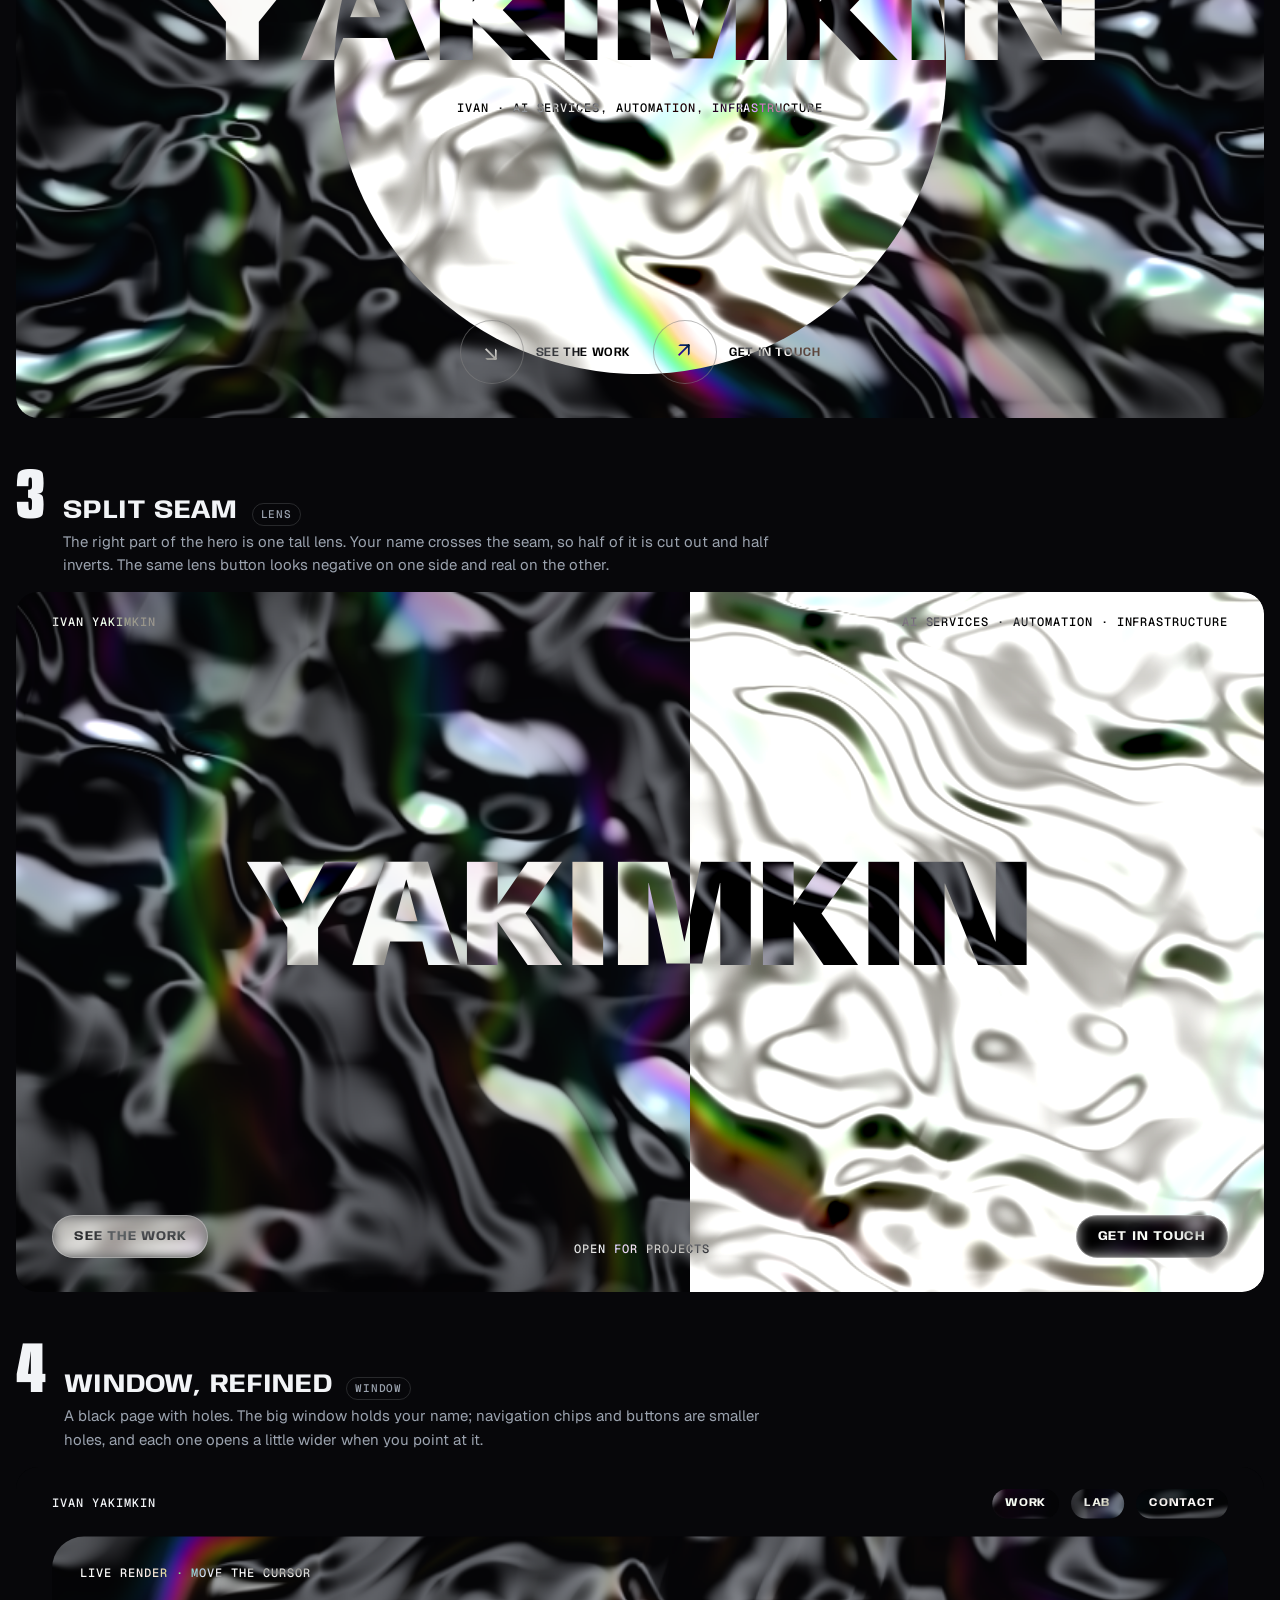
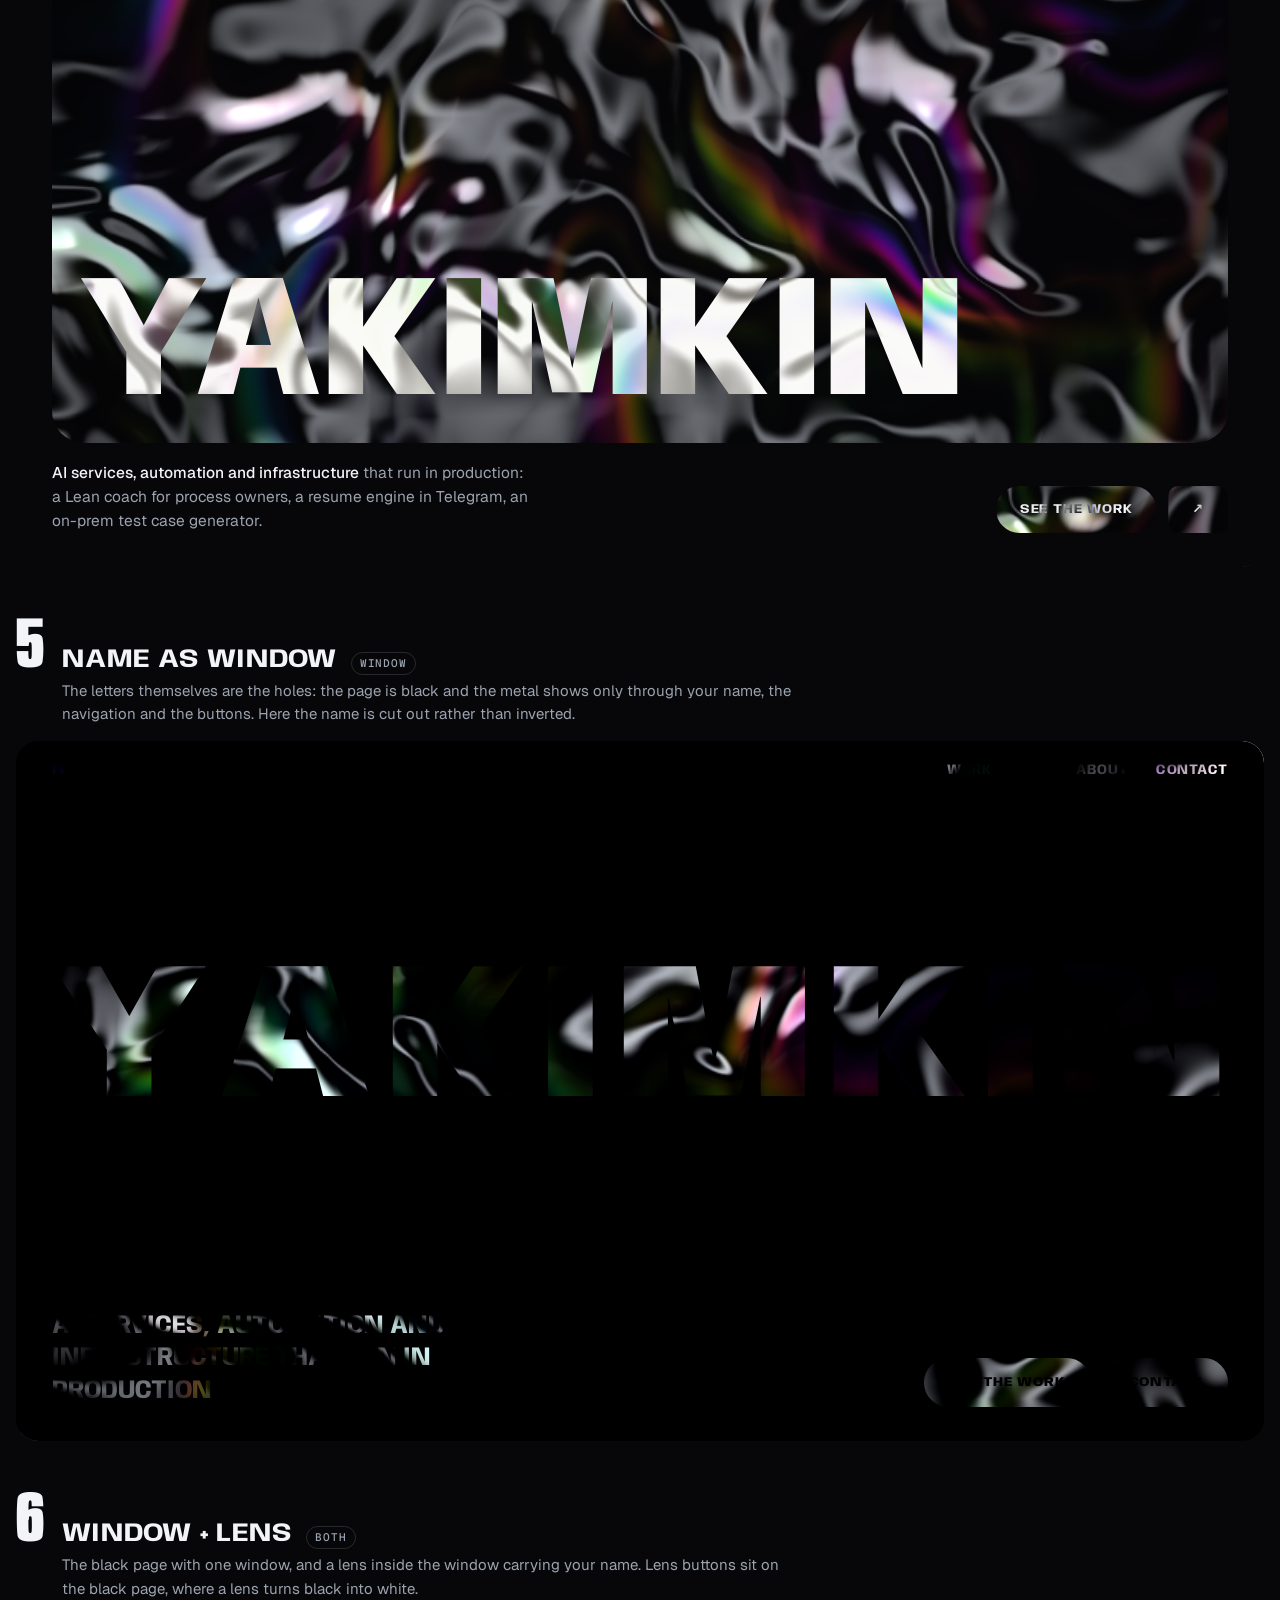
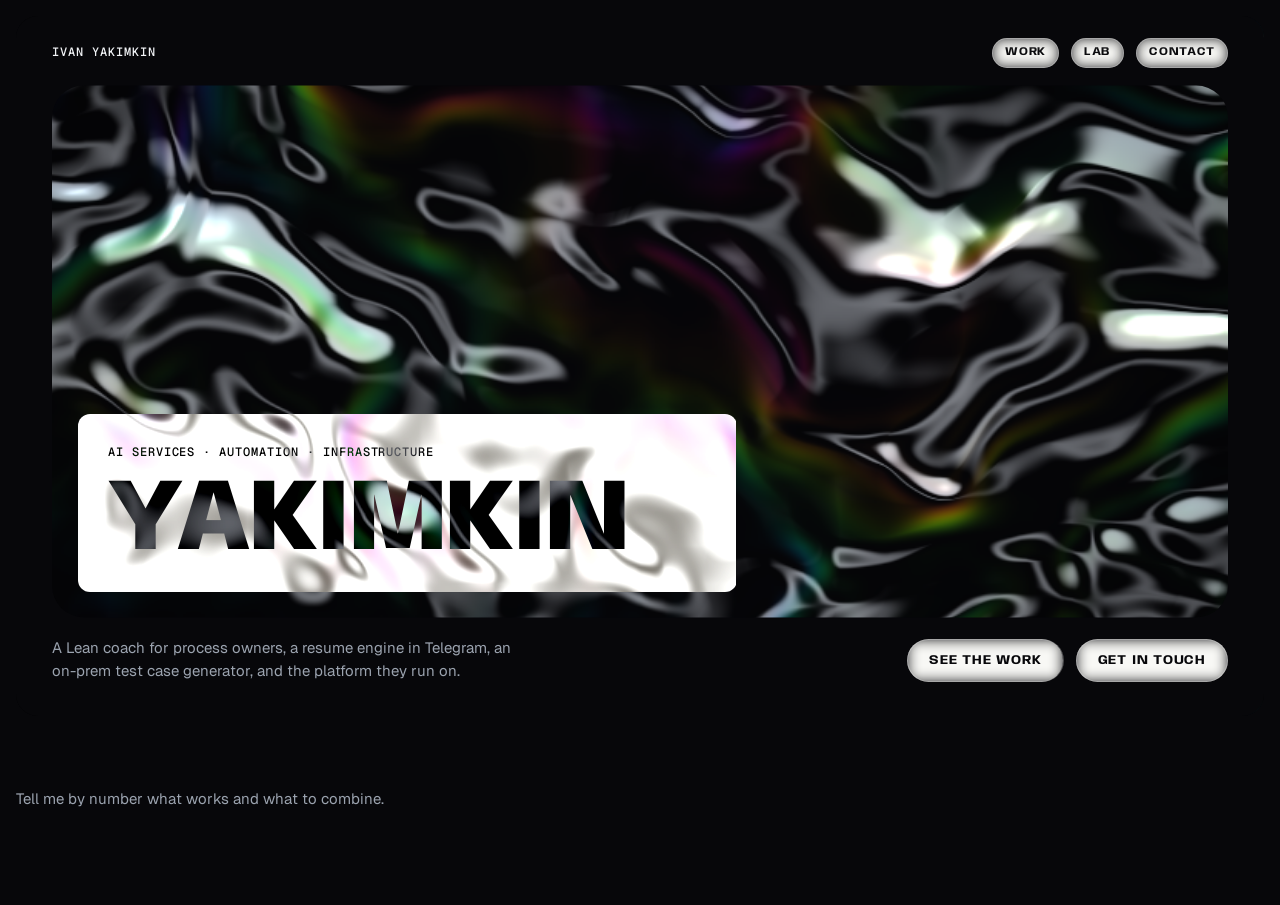
<file: design-system/rounds/05-lens-and-window.html>
<!doctype html>
<html lang="ru">
<head>
<meta charset="utf-8">
<meta name="viewport" content="width=device-width,initial-scale=1,viewport-fit=cover">
</head>
<body style="margin:0">
<title>Lens and Window</title>
<meta name="claude:viewport-fit-sides" content="cover">
<link rel="preconnect" href="https://fonts.googleapis.com">
<link rel="preconnect" href="https://fonts.gstatic.com" crossorigin>
<link rel="stylesheet" href="https://fonts.googleapis.com/css2?family=Anybody:wdth,wght@50..150,100..900&family=Geist:wght@400;500;600&family=Geist+Mono:wght@400;500&display=swap">
<style>
/* Layout: six stacked heroes on one base (round 1 liquid chrome = the only interactive thing,
   a static inverted surname). Two families: LENS (an element that shows the metal as a negative)
   and WINDOW (a black page with holes that reveal the metal). Each family's buttons are built from
   its own idea: lens buttons are small lenses that pull into focus, window buttons are holes that
   open wider. Single dark look by choice; every hero is an isolated stacking context. */
:root{
  --void:#07070A; --ink:#F2F4F7; --muted:#9BA3AF; --line:rgba(242,244,247,.14); --cyan:#7FE7F2;
  --display:"Anybody", ui-sans-serif, system-ui, sans-serif;
  --body:"Geist", ui-sans-serif, system-ui, -apple-system, sans-serif;
  --mono:"Geist Mono", ui-monospace, "SF Mono", Menlo, monospace;
  color-scheme:dark;
}
*,*::before,*::after{box-sizing:border-box}
body{background:var(--void);color:var(--ink);margin:0;font:400 15px/1.55 var(--body);-webkit-font-smoothing:antialiased}
:focus-visible{outline:2px solid var(--cyan);outline-offset:3px}
.wrap{max-width:1280px;margin:0 auto;padding-left:max(16px,env(safe-area-inset-left,0px));padding-right:max(16px,env(safe-area-inset-right,0px))}

/* ---------- shell ---------- */
.intro{padding-block:48px 8px;display:grid;gap:14px}
.eyebrow{margin:0;font:500 12px/1 var(--mono);letter-spacing:.1em;text-transform:uppercase;color:var(--muted)}
.intro h1{margin:0;font:800 clamp(34px,5vw,60px)/.95 var(--display);font-variation-settings:"wdth" 80;text-transform:uppercase;letter-spacing:-.01em;text-wrap:balance}
.intro p{margin:0;color:var(--muted);max-width:68ch}
.base{display:flex;flex-wrap:wrap;gap:8px;margin:4px 0 0;padding:0;list-style:none}
.base li{font:500 12px/1 var(--mono);padding:7px 10px;border:1px solid var(--line);border-radius:999px}
.var{padding-block:52px 0;display:grid;gap:16px}
.var-head{display:grid;grid-template-columns:auto minmax(0,1fr);gap:4px 18px;align-items:baseline}
.num{grid-row:span 2;font:800 clamp(44px,6vw,72px)/.8 var(--display);font-variation-settings:"wdth" 60}
.var-head h2{margin:0;display:flex;flex-wrap:wrap;align-items:baseline;gap:6px 14px;font:700 clamp(20px,2.4vw,26px)/1.1 var(--display);font-variation-settings:"wdth" 110;text-transform:uppercase;letter-spacing:.01em}
.fam{font:500 11px/1 var(--mono);letter-spacing:.08em;padding:5px 8px;border:1px solid var(--line);border-radius:999px;color:var(--muted)}
.var-head p{margin:0;color:var(--muted);max-width:74ch}
.var-head p b{color:var(--ink);font-weight:500}
.foot{padding-block:56px 80px;color:var(--muted);max-width:70ch}

/* ---------- shared hero base ---------- */
.hero{position:relative;overflow:hidden;isolation:isolate;container-type:inline-size;border-radius:22px;background:var(--void);min-height:clamp(560px,58vw,700px);padding:22px clamp(18px,3vw,36px) clamp(18px,3vw,34px)}
.gl{position:absolute;inset:0;width:100%;height:100%;display:block;z-index:-3;cursor:crosshair}
.no-gl{background:radial-gradient(90% 70% at 70% 40%,#D9DDE3 0%,#5B616B 30%,#17181D 60%,#07070A 100%)}
.kname{margin:0;font-family:var(--display);font-weight:800;font-variation-settings:"wdth" 100;text-transform:uppercase;line-height:.8;white-space:nowrap;color:#FFFFFF;mix-blend-mode:difference;letter-spacing:-.01em}
.inv{color:#FFFFFF;mix-blend-mode:difference}
.label{margin:0;font:500 12px/1.4 var(--mono);letter-spacing:.08em;text-transform:uppercase}
.topfade::before{content:"";position:absolute;inset:0 0 auto 0;height:150px;z-index:-2;pointer-events:none;background:linear-gradient(180deg,rgba(7,7,10,.7),rgba(7,7,10,0))}
.row{display:flex;flex-wrap:wrap;align-items:center;gap:12px}
.between{justify-content:space-between}

/* lens: shows whatever is behind it as a negative */
.lens{position:absolute;inset:0;pointer-events:none;-webkit-backdrop-filter:invert(1) contrast(1.15);backdrop-filter:invert(1) contrast(1.15)}

/* LENS BUTTON: a small lens; at rest it is out of focus, on hover it pulls sharp */
.lb{position:relative;border:0;background:transparent;padding:15px 22px;border-radius:999px;cursor:pointer;font:700 13px/1 var(--display);font-variation-settings:"wdth" 108;text-transform:uppercase;letter-spacing:.06em;color:#FFFFFF}
.lb::before{content:"";position:absolute;inset:0;border-radius:inherit;-webkit-backdrop-filter:invert(1) blur(7px);backdrop-filter:invert(1) blur(7px);box-shadow:inset 0 0 0 1px rgba(255,255,255,.28);transition:-webkit-backdrop-filter .45s,backdrop-filter .45s,transform .45s cubic-bezier(.2,.8,.2,1)}
.lb span{position:relative;mix-blend-mode:difference}
.lb:hover::before,.lb:focus-visible::before{-webkit-backdrop-filter:invert(1) blur(0px);backdrop-filter:invert(1) blur(0px);transform:scale(1.06)}
.lb.chip{padding:9px 13px;font-size:11.5px}
.lb.round{width:64px;height:64px;padding:0;display:grid;place-items:center;font:400 22px/1 var(--body)}

/* WINDOW: a black cover with holes; [data-hole] elements punch through it (built in JS) */
.cover{position:absolute;inset:0;width:100%;height:100%;z-index:-2;pointer-events:none;display:block}
.cover .hole{transform-box:fill-box;transform-origin:center;transition:transform .45s cubic-bezier(.2,.8,.2,1)}
.cover .hole.grow{transform:scale(1.07)}
/* HOLE BUTTON: a hole in the page; the label inverts the metal behind it; on hover the hole opens wider */
.hb{position:relative;border:0;background:transparent;color:#FFFFFF;mix-blend-mode:difference;padding:17px 24px;border-radius:999px;cursor:pointer;font:700 13px/1 var(--display);font-variation-settings:"wdth" 108;text-transform:uppercase;letter-spacing:.06em}
.hb.chip{padding:9px 13px;font-size:11.5px}
.hb.sq{border-radius:10px}
.plain{color:var(--ink)}
.dim{color:var(--muted)}

/* ---------- 1 · Lens, refined ---------- */
.v1{display:grid;grid-template-rows:auto 1fr}
.v1-island{position:relative;align-self:end;width:min(100%,60cqi);padding:clamp(20px,3cqi,36px);border-radius:8px;overflow:hidden}
.v1-island .lens{border-radius:inherit}
.v1-body{position:relative;display:grid;gap:clamp(14px,2cqi,22px)}
.v1 .kname{font-size:9.4cqi}

/* ---------- 2 · Circle lens ---------- */
.v2{display:grid;grid-template-rows:auto 1fr auto;justify-items:center}
.v2-circle{position:absolute;left:50%;top:50%;width:min(52cqi,82%);aspect-ratio:1;max-width:100%;transform:translate(-50%,-50%);border-radius:50%;overflow:hidden}
.v2-circle .lens{border-radius:50%}
.v2 .kname{align-self:center;font-size:12.6cqi;font-variation-settings:"wdth" 122;position:relative}
.v2-sub{position:relative;margin-top:clamp(14px,2cqi,22px);text-align:center}
.v2-btns{display:flex;flex-wrap:wrap;gap:22px;justify-content:center;align-items:center}
.v2-btns .pair{display:flex;align-items:center;gap:12px;font:600 12.5px/1.2 var(--display);font-variation-settings:"wdth" 100;text-transform:uppercase;letter-spacing:.05em}
.v2-mid{display:grid;justify-items:center;align-self:center}

/* ---------- 3 · Split seam ---------- */
.v3{display:grid;grid-template-rows:auto 1fr auto}
.v3-seam{position:absolute;top:0;bottom:0;right:0;width:46%}
.v3 .kname{align-self:center;justify-self:center;font-size:13cqi;position:relative}
.v3-foot{display:flex;justify-content:space-between;align-items:end;gap:16px;flex-wrap:wrap}

/* ---------- 4 · Window, refined ---------- */
.v4{display:grid;grid-template-rows:auto 1fr auto;gap:18px}
.v4-window{position:relative;border-radius:clamp(18px,3cqi,32px);min-height:320px;display:grid;align-content:space-between;padding:clamp(16px,2.4cqi,28px)}
.v4 .kname{font-size:14.6cqi;display:flex;justify-content:space-between}
.v4-foot{display:grid;grid-template-columns:minmax(0,1fr) auto;gap:16px 32px;align-items:end}
.v4-foot p{margin:0;max-width:48ch;font-size:15.5px}
.v4-foot p b{color:var(--ink);font-weight:500}
@media (max-width:640px){.v4-foot{grid-template-columns:minmax(0,1fr)}}

/* ---------- 5 · Name as window ---------- */
.v5{padding:0}
.v5 .gl{filter:brightness(1.3) contrast(1.08)}
.mcover{position:absolute;inset:0;background:#000000;mix-blend-mode:multiply;display:grid;grid-template-rows:auto 1fr auto;padding:22px clamp(18px,3vw,36px) clamp(18px,3vw,34px);color:#FFFFFF}
.v5-name{align-self:center;margin:0;font-family:var(--display);font-weight:900;font-variation-settings:"wdth" 104;font-size:15.4cqi;line-height:.8;text-transform:uppercase;white-space:nowrap;display:flex;justify-content:space-between;letter-spacing:-.01em}
.v5-big{margin:0;font:700 clamp(18px,2.2cqi,26px)/1.25 var(--display);font-variation-settings:"wdth" 96;text-transform:uppercase;max-width:30ch}
.wb{border:2px solid #FFFFFF;background:#FFFFFF;color:#000000;padding:16px 24px;border-radius:999px;cursor:pointer;font:800 13px/1 var(--display);font-variation-settings:"wdth" 108;text-transform:uppercase;letter-spacing:.06em;transition:background .3s,color .3s}
.wb:hover,.wb:focus-visible{background:#000000;color:#FFFFFF}
.v5-nav{display:flex;justify-content:space-between;align-items:center;gap:16px;font:700 14px/1 var(--display);font-variation-settings:"wdth" 100;text-transform:uppercase;letter-spacing:.04em}
.v5-nav div{display:flex;gap:clamp(12px,2.4vw,28px)}

/* ---------- 6 · Window + lens ---------- */
.v6{display:grid;grid-template-rows:auto 1fr auto;gap:18px}
.v6-window{position:relative;border-radius:clamp(18px,3cqi,32px);min-height:320px;display:grid;align-items:end;padding:clamp(14px,2.2cqi,26px)}
.v6-island{position:relative;width:min(100%,56cqi);padding:clamp(18px,2.6cqi,30px);border-radius:12px;overflow:hidden}
.v6-island .lens{border-radius:inherit}
.v6-body{position:relative;display:grid;gap:clamp(12px,1.8cqi,20px)}
.v6 .kname{font-size:8.6cqi;display:flex;justify-content:space-between}
.v6-foot{display:grid;grid-template-columns:minmax(0,1fr) auto;gap:16px 32px;align-items:end}
.v6-foot p{margin:0;max-width:48ch}
@media (max-width:640px){.v6-foot{grid-template-columns:minmax(0,1fr)}}

@media (prefers-reduced-motion: reduce){.lb::before,.cover .hole,.wb{transition:none}}
</style>

<main class="wrap">
  <section class="intro">
    <p class="eyebrow">Round 4 · lens and window</p>
    <h1>Lens, window, and one of both</h1>
    <p>The metal is now the only thing that reacts to you. The letters stay still and inverted. Buttons belong to their island: <b class="plain">lens buttons</b> are small lenses that start blurry and pull into focus on hover; <b class="plain">window buttons</b> are holes in the page that open wider on hover.</p>
    <ul class="base" aria-label="Shared base"><li>Chrome is the only interactive layer</li><li>Static inverted letters</li><li>No ticker</li></ul>
  </section>

  <!-- 1 -->
  <section class="var">
    <header class="var-head"><span class="num">1</span><h2>Lens, refined <span class="fam">lens</span></h2><p>Last round's lens with still letters. Navigation and buttons are small lenses inside it, so they show the real metal again, blurred until you point at them.</p></header>
    <div class="hero v1 topfade" data-hero>
      <canvas class="gl" aria-hidden="true"></canvas>
      <div class="row between"><span class="label inv">Ivan Yakimkin</span><nav class="row" aria-label="Variant 1 navigation"><button class="lb chip" type="button"><span>Work</span></button><button class="lb chip" type="button"><span>Lab</span></button><button class="lb chip" type="button"><span>Contact</span></button></nav></div>
      <div class="v1-island">
        <div class="lens" aria-hidden="true"></div>
        <div class="v1-body">
          <p class="label inv">AI services · Automation · Infrastructure</p>
          <h3 class="kname">Yakimkin</h3>
          <div class="row"><button class="lb" type="button"><span>See the work</span></button><button class="lb" type="button"><span>Get in touch</span></button></div>
        </div>
      </div>
    </div>
  </section>

  <!-- 2 -->
  <section class="var">
    <header class="var-head"><span class="num">2</span><h2>Circle lens <span class="fam">lens</span></h2><p>A round lens in the middle, and your name is wider than it. Inside the circle the letters look cut out; outside they invert the metal. Buttons are round lenses with an arrow.</p></header>
    <div class="hero v2" data-hero>
      <canvas class="gl" aria-hidden="true"></canvas>
      <div class="v2-circle" aria-hidden="true"><div class="lens"></div></div>
      <div class="row between" style="width:100%"><span class="label inv">IY</span><span class="label inv">Work · Lab · About · Contact</span></div>
      <div class="v2-mid">
        <h3 class="kname">Yakimkin</h3>
        <p class="label inv v2-sub">Ivan · AI services, automation, infrastructure</p>
      </div>
      <div class="v2-btns">
        <span class="pair inv"><button class="lb round" type="button" aria-label="See the work"><span>↘</span></button>See the work</span>
        <span class="pair inv"><button class="lb round" type="button" aria-label="Get in touch"><span>↗</span></button>Get in touch</span>
      </div>
    </div>
  </section>

  <!-- 3 -->
  <section class="var">
    <header class="var-head"><span class="num">3</span><h2>Split seam <span class="fam">lens</span></h2><p>The right part of the hero is one tall lens. Your name crosses the seam, so half of it is cut out and half inverts. The same lens button looks negative on one side and real on the other.</p></header>
    <div class="hero v3" data-hero>
      <canvas class="gl" aria-hidden="true"></canvas>
      <div class="v3-seam" aria-hidden="true"><div class="lens"></div></div>
      <div class="row between"><span class="label inv">Ivan Yakimkin</span><span class="label inv">AI services · Automation · Infrastructure</span></div>
      <h3 class="kname">Yakimkin</h3>
      <div class="v3-foot"><button class="lb" type="button"><span>See the work</span></button><span class="label inv">Open for projects</span><button class="lb" type="button"><span>Get in touch</span></button></div>
    </div>
  </section>

  <!-- 4 -->
  <section class="var">
    <header class="var-head"><span class="num">4</span><h2>Window, refined <span class="fam">window</span></h2><p>A black page with holes. The big window holds your name; navigation chips and buttons are smaller holes, and each one opens a little wider when you point at it.</p></header>
    <div class="hero v4" data-hero>
      <canvas class="gl" aria-hidden="true"></canvas>
      <svg class="cover" aria-hidden="true"></svg>
      <div class="row between"><span class="label plain">Ivan Yakimkin</span><nav class="row" aria-label="Variant 4 navigation"><button class="hb chip" type="button" data-hole>Work</button><button class="hb chip" type="button" data-hole>Lab</button><button class="hb chip" type="button" data-hole>Contact</button></nav></div>
      <div class="v4-window" data-hole>
        <p class="label inv">Live render · move the cursor</p>
        <h3 class="kname">Yakimkin</h3>
      </div>
      <div class="v4-foot">
        <p class="dim"><b>AI services, automation and infrastructure</b> that run in production: a Lean coach for process owners, a resume engine in Telegram, an on-prem test case generator.</p>
        <div class="row"><button class="hb" type="button" data-hole>See the work</button><button class="hb sq" type="button" data-hole>↗</button></div>
      </div>
    </div>
  </section>

  <!-- 5 -->
  <section class="var">
    <header class="var-head"><span class="num">5</span><h2>Name as window <span class="fam">window</span></h2><p>The letters themselves are the holes: the page is black and the metal shows only through your name, the navigation and the buttons. Here the name is cut out rather than inverted.</p></header>
    <div class="hero v5" data-hero>
      <canvas class="gl" aria-hidden="true"></canvas>
      <div class="mcover">
        <nav class="v5-nav" aria-label="Variant 5 navigation"><span>IY</span><div><span>Work</span><span>Lab</span><span>About</span><span>Contact</span></div></nav>
        <h3 class="v5-name" aria-label="Yakimkin"><span>Y</span><span>A</span><span>K</span><span>I</span><span>M</span><span>K</span><span>I</span><span>N</span></h3>
        <div class="row between" style="align-items:end"><p class="v5-big">AI services, automation and infrastructure that run in production</p><div class="row"><button class="wb" type="button">See the work</button><button class="wb" type="button">Contact</button></div></div>
      </div>
    </div>
  </section>

  <!-- 6 -->
  <section class="var">
    <header class="var-head"><span class="num">6</span><h2>Window + lens <span class="fam">both</span></h2><p>The black page with one window, and a lens inside the window carrying your name. Lens buttons sit on the black page, where a lens turns black into white.</p></header>
    <div class="hero v6" data-hero>
      <canvas class="gl" aria-hidden="true"></canvas>
      <svg class="cover" aria-hidden="true"></svg>
      <div class="row between"><span class="label plain">Ivan Yakimkin</span><nav class="row" aria-label="Variant 6 navigation"><button class="lb chip" type="button"><span>Work</span></button><button class="lb chip" type="button"><span>Lab</span></button><button class="lb chip" type="button"><span>Contact</span></button></nav></div>
      <div class="v6-window" data-hole>
        <div class="v6-island">
          <div class="lens" aria-hidden="true"></div>
          <div class="v6-body"><p class="label inv">AI services · Automation · Infrastructure</p><h3 class="kname">Yakimkin</h3></div>
        </div>
      </div>
      <div class="v6-foot">
        <p class="dim">A Lean coach for process owners, a resume engine in Telegram, an on-prem test case generator, and the platform they run on.</p>
        <div class="row"><button class="lb" type="button"><span>See the work</span></button><button class="lb" type="button"><span>Get in touch</span></button></div>
      </div>
    </div>
  </section>

  <p class="foot">Tell me by number what works and what to combine.</p>
</main>

<script>
(() => {
"use strict";
const reduce = window.matchMedia("(prefers-reduced-motion: reduce)").matches;
const NS = "http://www.w3.org/2000/svg";

/* ---------- round 1 liquid-chrome shader, unchanged ---------- */
const VS = "attribute vec2 p;void main(){gl_Position=vec4(p,0.0,1.0);}";
const FS = [
  "precision highp float;",
  "uniform vec2 uR; uniform float uT; uniform vec2 uM; uniform float uS;",
  "float hash(vec2 p){ p = fract(p*vec2(123.34,456.21)); p += dot(p, p+45.32); return fract(p.x*p.y); }",
  "float noise(vec2 p){ vec2 i=floor(p); vec2 f=fract(p); vec2 u=f*f*(3.0-2.0*f);",
  "  return mix(mix(hash(i),hash(i+vec2(1.0,0.0)),u.x), mix(hash(i+vec2(0.0,1.0)),hash(i+vec2(1.0,1.0)),u.x), u.y); }",
  "float fbm(vec2 p){ float v=0.0; float a=0.5; for(int i=0;i<4;i++){ v+=a*noise(p); p=p*2.03+vec2(1.7,9.2); a*=0.5; } return v; }",
  "float height(vec2 p){",
  "  vec2 q = vec2(fbm(p*1.2+vec2(0.0,uT*0.06)), fbm(p*1.2+vec2(5.2,-uT*0.05)));",
  "  float h = fbm(p*1.4 + q*1.8 + vec2(uT*0.02,0.0));",
  "  float d = distance(p, uM);",
  "  h += uS*0.2*exp(-d*d*12.0)*(0.55+0.45*sin(d*30.0-uT*4.0));",
  "  return h; }",
  "void main(){",
  "  vec2 p = gl_FragCoord.xy / uR.y;",
  "  float e = 1.5 / uR.y;",
  "  float hc = height(p);",
  "  float hx = height(p+vec2(e,0.0));",
  "  float hy = height(p+vec2(0.0,e));",
  "  vec3 n = normalize(vec3((hc-hx)/e, (hc-hy)/e, 2.2));",
  "  vec3 v = vec3(0.0,0.0,1.0);",
  "  vec3 r = reflect(-v, n);",
  "  float sky = 0.5+0.5*r.y;",
  "  float bands = 0.5+0.5*sin(r.y*7.0 + r.x*2.5 + 1.2);",
  "  vec3 col = mix(vec3(0.02,0.02,0.03), vec3(0.86,0.88,0.92), smoothstep(0.15,0.95, sky*bands));",
  "  float fres = pow(1.0-clamp(dot(n,v),0.0,1.0), 1.6);",
  "  vec3 film = 0.5+0.5*cos(6.2831*(vec3(0.0,0.33,0.67) + hc*2.2 + uT*0.02));",
  "  col = mix(col, col*0.4 + film*0.75, clamp(fres*2.2,0.0,1.0));",
  "  col += pow(max(r.y,0.0),30.0)*0.9;",
  "  vec2 q = gl_FragCoord.xy/uR - 0.5;",
  "  col *= 1.0 - dot(q,q)*0.9;",
  "  gl_FragColor = vec4(col,1.0);",
  "}"
].join("\n");

function makeChrome(cv, ptr, seed) {
  let gl = null;
  try { gl = cv.getContext("webgl", { antialias: false, alpha: false }); } catch (e) { gl = null; }
  const fail = () => { cv.parentElement.classList.add("no-gl"); cv.style.display = "none"; return null; };
  if (!gl) return fail();
  const compile = (type, src) => { const s = gl.createShader(type); gl.shaderSource(s, src); gl.compileShader(s); if (!gl.getShaderParameter(s, gl.COMPILE_STATUS)) { console.warn(gl.getShaderInfoLog(s)); return null; } return s; };
  const v = compile(gl.VERTEX_SHADER, VS), f = compile(gl.FRAGMENT_SHADER, FS);
  if (!v || !f) return fail();
  const pr = gl.createProgram(); gl.attachShader(pr, v); gl.attachShader(pr, f); gl.linkProgram(pr);
  if (!gl.getProgramParameter(pr, gl.LINK_STATUS)) return fail();
  gl.useProgram(pr);
  gl.bindBuffer(gl.ARRAY_BUFFER, gl.createBuffer());
  gl.bufferData(gl.ARRAY_BUFFER, new Float32Array([-1, -1, 3, -1, -1, 3]), gl.STATIC_DRAW);
  const loc = gl.getAttribLocation(pr, "p"); gl.enableVertexAttribArray(loc); gl.vertexAttribPointer(loc, 2, gl.FLOAT, false, 0, 0);
  const uR = gl.getUniformLocation(pr, "uR"), uT = gl.getUniformLocation(pr, "uT"), uM = gl.getUniformLocation(pr, "uM"), uS = gl.getUniformLocation(pr, "uS");
  let W = 1, H = 1;
  const m = { x: 0.7, y: 0.5, s: 0 };
  const scale = 0.65 * Math.min(window.devicePixelRatio || 1, 1.5);
  const draw = (t) => {
    if (ptr.on) {
      const r = cv.getBoundingClientRect();
      m.x += ((ptr.x - r.left) / r.width - m.x) * 0.08; m.y += (1 - (ptr.y - r.top) / r.height - m.y) * 0.08;
    }
    m.s += ((ptr.on ? 1 : 0) - m.s) * 0.05;
    gl.uniform2f(uR, W, H); gl.uniform1f(uT, t / 1000 + seed); gl.uniform2f(uM, m.x * W / H, m.y); gl.uniform1f(uS, m.s);
    gl.drawArrays(gl.TRIANGLES, 0, 3);
  };
  new ResizeObserver(() => {
    W = Math.max(1, Math.round(cv.clientWidth * scale)); H = Math.max(1, Math.round(cv.clientHeight * scale));
    cv.width = W; cv.height = H; gl.viewport(0, 0, W, H); draw(performance.now() + 20000);
  }).observe(cv);
  return draw;
}

/* ---------- window cover: a black sheet with a hole for every [data-hole] ---------- */
let maskSeq = 0;
function initCover(hero) {
  const svg = hero.querySelector("svg.cover"); if (!svg) return;
  const id = "hole-mask-" + (++maskSeq);
  const defs = document.createElementNS(NS, "defs"), mask = document.createElementNS(NS, "mask");
  mask.setAttribute("id", id); mask.setAttribute("maskUnits", "userSpaceOnUse");
  const all = document.createElementNS(NS, "rect"); all.setAttribute("fill", "#FFFFFF"); mask.appendChild(all);
  const g = document.createElementNS(NS, "g"); mask.appendChild(g); defs.appendChild(mask); svg.appendChild(defs);
  const sheet = document.createElementNS(NS, "rect"); sheet.setAttribute("fill", "#07070A"); sheet.setAttribute("mask", "url(#" + id + ")"); svg.appendChild(sheet);
  const els = Array.from(hero.querySelectorAll("[data-hole]"));
  const holes = els.map((el) => {
    const r = document.createElementNS(NS, "rect"); r.setAttribute("fill", "#000000"); r.setAttribute("class", "hole"); g.appendChild(r);
    if (el.tagName === "BUTTON") {
      const on = () => r.classList.add("grow"), off = () => r.classList.remove("grow");
      el.addEventListener("pointerenter", on); el.addEventListener("pointerleave", off);
      el.addEventListener("focus", on); el.addEventListener("blur", off);
    }
    return r;
  });
  const layout = () => {
    const hb = hero.getBoundingClientRect();
    svg.setAttribute("viewBox", "0 0 " + hb.width + " " + hb.height);
    [all, sheet].forEach((r) => { r.setAttribute("width", hb.width); r.setAttribute("height", hb.height); });
    els.forEach((el, i) => {
      const b = el.getBoundingClientRect(), rad = parseFloat(getComputedStyle(el).borderTopLeftRadius) || 0;
      const r = holes[i];
      r.setAttribute("x", b.left - hb.left); r.setAttribute("y", b.top - hb.top);
      r.setAttribute("width", b.width); r.setAttribute("height", b.height); r.setAttribute("rx", Math.min(rad, b.height / 2));
    });
  };
  new ResizeObserver(layout).observe(hero);
  if (document.fonts && document.fonts.ready) document.fonts.ready.then(layout);
  layout();
}

/* ---------- each hero: own pointer and shader, runs only while on screen ---------- */
document.querySelectorAll("[data-hero]").forEach((hero, idx) => {
  const ptr = { x: 0, y: 0, on: false };
  const cv = hero.querySelector(".gl");
  const draw = cv ? makeChrome(cv, ptr, idx * 37.0) : null;
  initCover(hero);
  let visible = false, raf = 0;
  const tick = (t) => { raf = 0; if (!draw || reduce) return; draw(t); if (visible && !document.hidden) raf = requestAnimationFrame(tick); };
  const wake = () => { if (!raf && visible && !document.hidden && !reduce) raf = requestAnimationFrame(tick); };
  hero.addEventListener("pointermove", (e) => { ptr.x = e.clientX; ptr.y = e.clientY; ptr.on = true; wake(); });
  hero.addEventListener("pointerleave", () => { ptr.on = false; });
  new IntersectionObserver((es) => { visible = es[0].isIntersecting; if (visible) wake(); }, { rootMargin: "80px" }).observe(hero);
  document.addEventListener("visibilitychange", wake);
});
})();
</script>

</body>
</html>
</file>
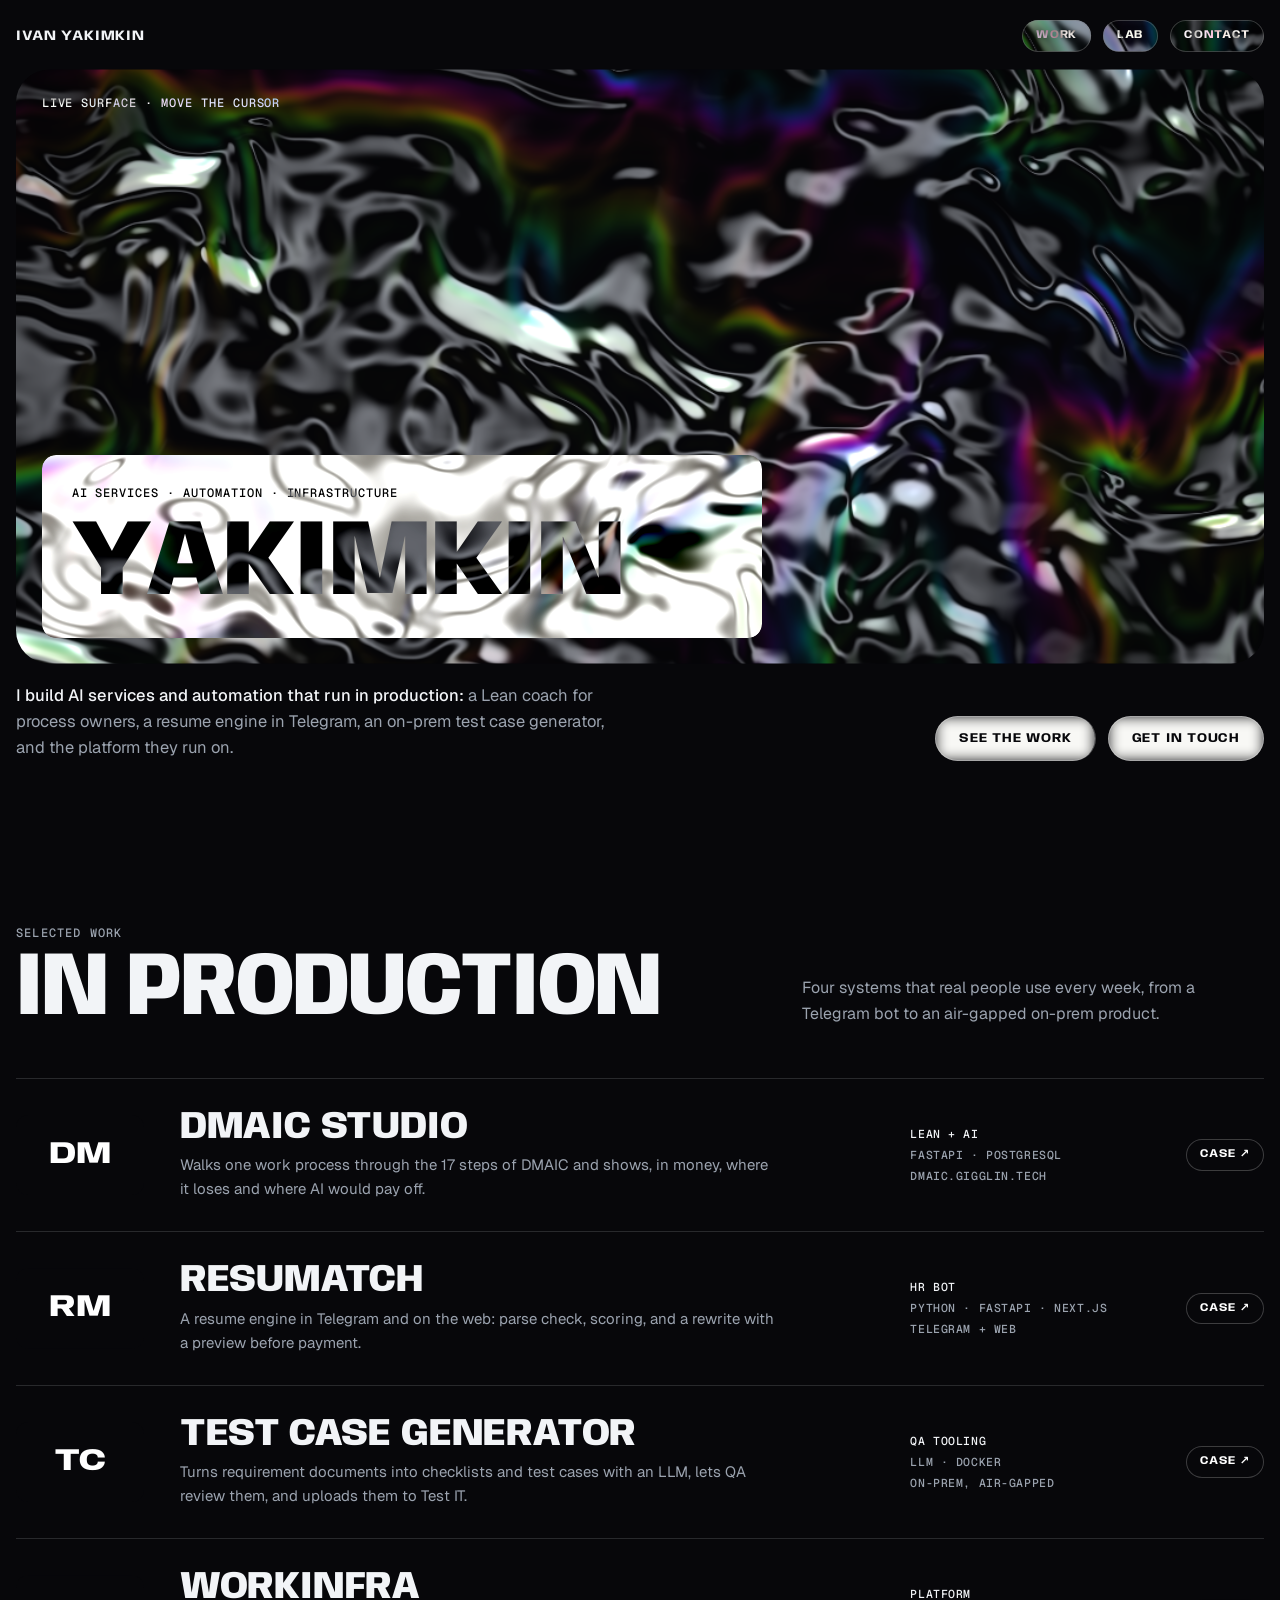
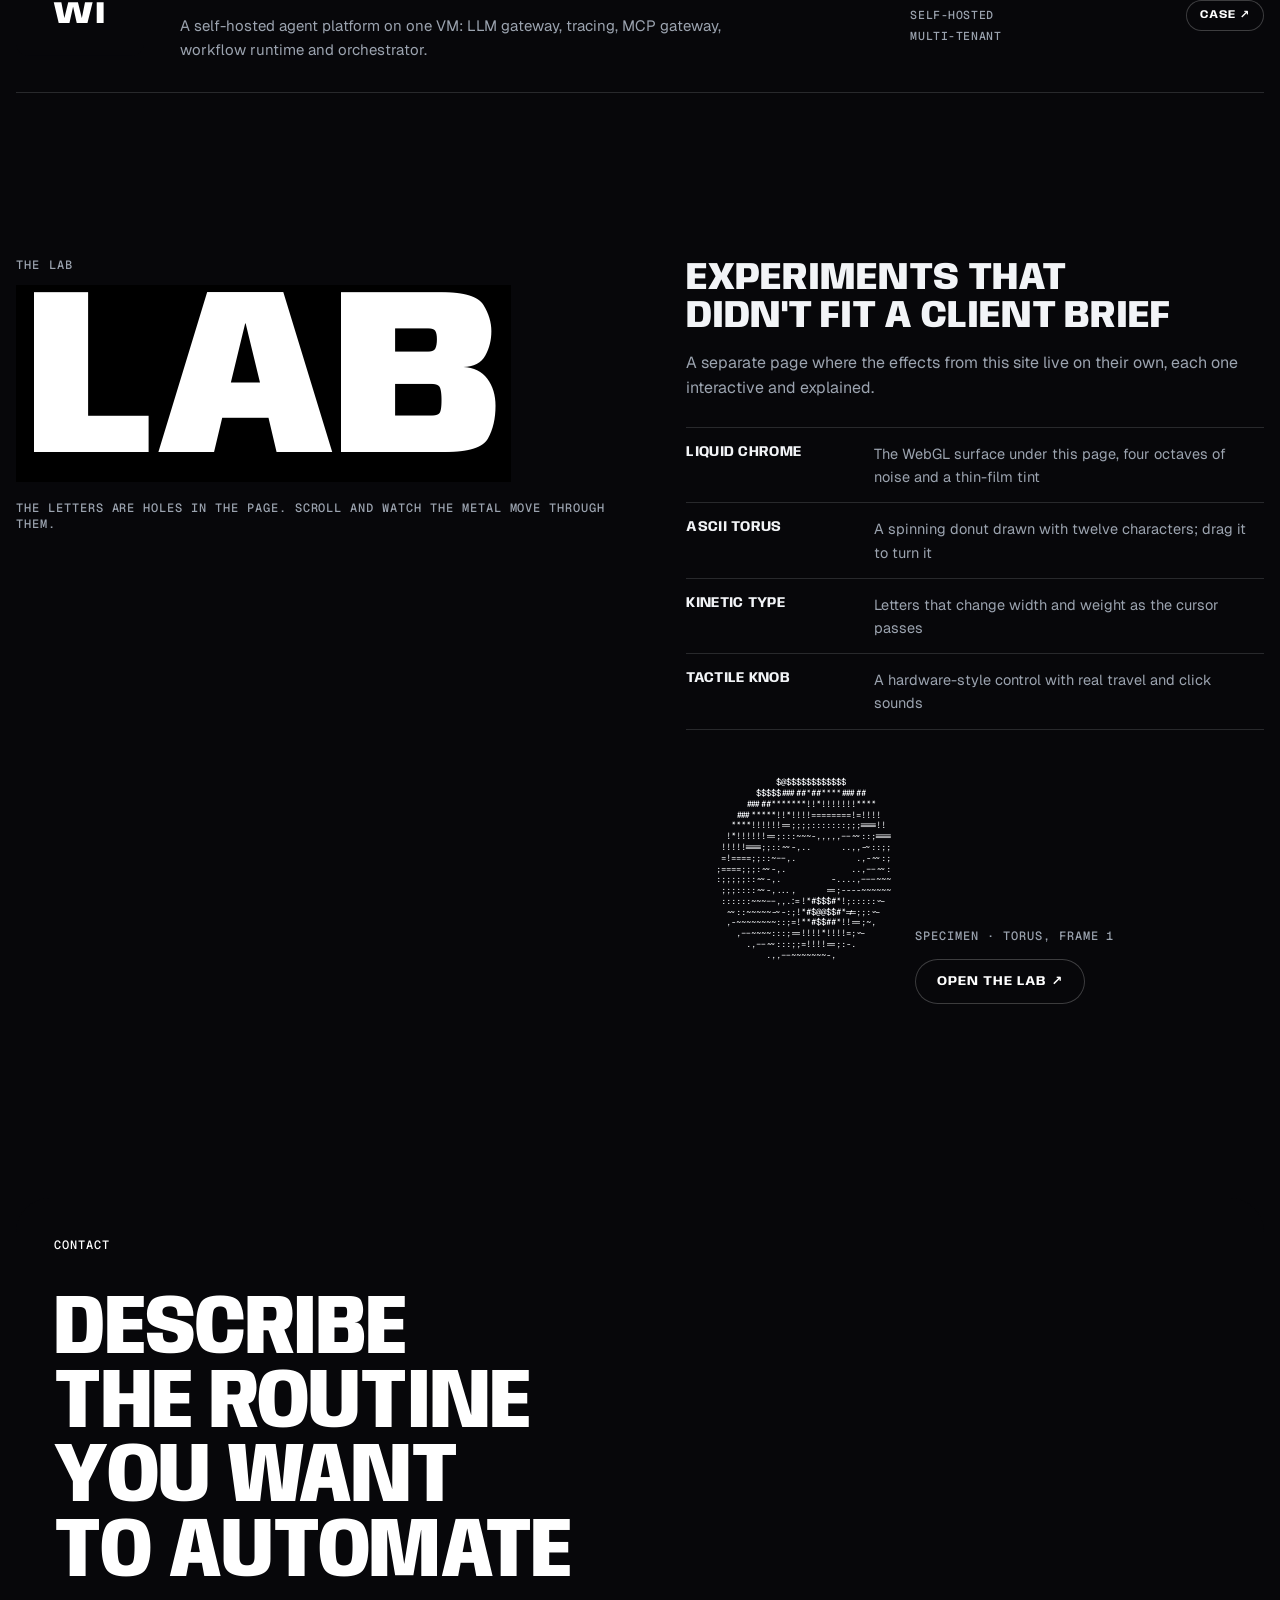
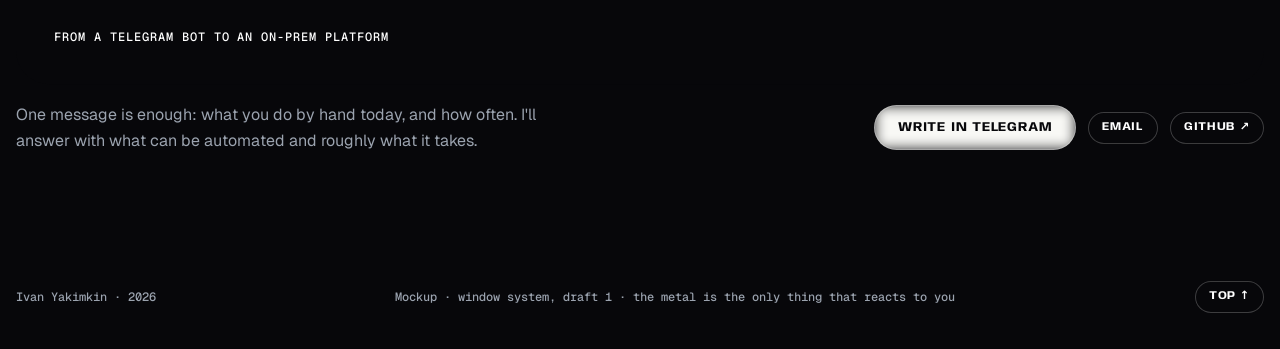
<file: design-system/rounds/06-window-homepage.html>
<!doctype html>
<html lang="ru">
<head>
<meta charset="utf-8">
<meta name="viewport" content="width=device-width,initial-scale=1,viewport-fit=cover">
</head>
<body style="margin:0">
<title>Window Homepage</title>
<meta name="claude:viewport-fit-sides" content="cover">
<link rel="preconnect" href="https://fonts.googleapis.com">
<link rel="preconnect" href="https://fonts.gstatic.com" crossorigin>
<link rel="stylesheet" href="https://fonts.googleapis.com/css2?family=Anybody:wdth,wght@50..150,100..900&family=Geist:wght@400;500;600&family=Geist+Mono:wght@400;500&display=swap">
<style>
/* Layout: the "window" system. One live liquid-chrome surface is fixed under the whole page and
   is the only thing that reacts to the cursor. The page is one black sheet (an SVG mask) with a
   hole for every [data-hole] element, so windows slide over the same metal as you scroll.
   Text inside a window inverts the metal (difference); the lens shows it as a negative; the Lab
   word is cut out of the sheet (multiply). No ancestor of blended text may form a stacking
   context, so sections never use transform, filter, opacity or container queries. */
:root{
  --void:#07070A; --ink:#F2F4F7; --muted:#9BA3AF; --line:rgba(242,244,247,.14); --cyan:#7FE7F2;
  --display:"Anybody", ui-sans-serif, system-ui, sans-serif;
  --body:"Geist", ui-sans-serif, system-ui, -apple-system, sans-serif;
  --mono:"Geist Mono", ui-monospace, "SF Mono", Menlo, monospace;
  color-scheme:dark;
}
*,*::before,*::after{box-sizing:border-box}
html{scroll-behavior:smooth}
body{background:var(--void);color:var(--ink);margin:0;font:400 16px/1.6 var(--body);-webkit-font-smoothing:antialiased}
:focus-visible{outline:2px solid var(--cyan);outline-offset:3px}
a{color:inherit}
.page{position:relative;isolation:isolate}
.gl{position:fixed;inset:0;width:100%;height:100%;display:block;z-index:-2;pointer-events:none}
.no-gl .gl{display:none}
.no-gl{background:radial-gradient(90% 70% at 70% 40%,#D9DDE3 0%,#5B616B 30%,#17181D 60%,#07070A 100%) fixed}
.cover{position:absolute;inset:0;width:100%;height:100%;z-index:-1;pointer-events:none;display:block}
.cover .hole{transform-box:fill-box;transform-origin:center;transition:transform .5s cubic-bezier(.2,.8,.2,1)}
.cover .hole.grow{transform:scale(1.07)}
.wrap{max-width:1320px;margin:0 auto;padding-left:max(16px,env(safe-area-inset-left,0px));padding-right:max(16px,env(safe-area-inset-right,0px))}

/* ---------- type and shared pieces ---------- */
.inv{color:#FFFFFF;mix-blend-mode:difference}
.label{margin:0;font:500 12px/1.4 var(--mono);letter-spacing:.08em;text-transform:uppercase}
.muted{color:var(--muted)}
.row{display:flex;flex-wrap:wrap;align-items:center;gap:12px}
.eyebrow{margin:0 0 14px;font:500 12px/1 var(--mono);letter-spacing:.1em;text-transform:uppercase;color:var(--muted)}

/* lens: shows the metal (or the black sheet) as a negative */
.lens{position:absolute;inset:0;pointer-events:none;border-radius:inherit;-webkit-backdrop-filter:invert(1) contrast(1.15);backdrop-filter:invert(1) contrast(1.15)}
/* lens button: a small lens; on the black sheet it reads as a white pill, over metal it pulls into focus */
.lb{position:relative;display:inline-flex;align-items:center;gap:10px;border:0;background:transparent;text-decoration:none;padding:16px 24px;border-radius:999px;cursor:pointer;font:700 13px/1 var(--display);font-variation-settings:"wdth" 108;text-transform:uppercase;letter-spacing:.06em;color:#FFFFFF}
.lb::before{content:"";position:absolute;inset:0;border-radius:inherit;-webkit-backdrop-filter:invert(1) blur(7px);backdrop-filter:invert(1) blur(7px);box-shadow:inset 0 0 0 1px rgba(255,255,255,.28);transition:-webkit-backdrop-filter .45s,backdrop-filter .45s,transform .45s cubic-bezier(.2,.8,.2,1)}
.lb span{position:relative;mix-blend-mode:difference}
.lb:hover::before,.lb:focus-visible::before{-webkit-backdrop-filter:invert(1) blur(0px);backdrop-filter:invert(1) blur(0px);transform:scale(1.05)}
/* hole button: a hole in the sheet; the label inverts the metal; the hole opens wider on hover */
.hb{position:relative;display:inline-flex;align-items:center;gap:8px;border:0;background:transparent;text-decoration:none;color:#FFFFFF;mix-blend-mode:difference;padding:16px 22px;border-radius:999px;cursor:pointer;font:700 13px/1 var(--display);font-variation-settings:"wdth" 108;text-transform:uppercase;letter-spacing:.06em;box-shadow:inset 0 0 0 1px rgba(255,255,255,.22)}
.hb.chip{padding:10px 14px;font-size:11.5px}

/* ---------- hero (4 + 6) ---------- */
.hero{padding-block:20px 0;display:grid;gap:18px}
.topbar{display:flex;justify-content:space-between;align-items:center;gap:16px}
.brand{font:700 14px/1 var(--display);font-variation-settings:"wdth" 110;text-transform:uppercase;letter-spacing:.06em;text-decoration:none}
.window{position:relative;border-radius:clamp(20px,2.6vw,34px);min-height:clamp(440px,66vh,700px);display:grid;align-items:end;padding:clamp(14px,2vw,26px)}
.window-tag{position:absolute;top:clamp(16px,2vw,26px);left:clamp(16px,2vw,26px)}
.island{position:relative;width:min(100%,720px);padding:clamp(18px,2.4vw,30px);border-radius:14px;overflow:hidden}
.island-body{position:relative;display:grid;gap:clamp(12px,1.6vw,20px)}
.name{margin:0;font:800 clamp(42px,8.4vw,116px)/.8 var(--display);font-variation-settings:"wdth" 100;text-transform:uppercase;letter-spacing:-.01em;color:#FFFFFF;mix-blend-mode:difference;display:flex;justify-content:space-between;white-space:nowrap}
.hero-foot{display:grid;grid-template-columns:minmax(0,1fr) auto;gap:18px 40px;align-items:end}
.hero-foot p{margin:0;max-width:56ch;color:var(--muted);font-size:16.5px}
.hero-foot p b{color:var(--ink);font-weight:500}
@media (max-width:720px){.hero-foot{grid-template-columns:minmax(0,1fr)}}

/* ---------- sections ---------- */
.section{padding-top:clamp(110px,13vw,180px)}
.sec-head{display:flex;justify-content:space-between;align-items:end;gap:18px 40px;flex-wrap:wrap;margin-bottom:clamp(28px,4vw,52px)}
.sec-title{margin:0;font:800 clamp(44px,7vw,104px)/.82 var(--display);font-variation-settings:"wdth" 90;text-transform:uppercase;letter-spacing:-.01em}
.sec-sub{margin:0;color:var(--muted);max-width:42ch}

/* work: an index where every project owns a small window */
.work{border-top:1px solid var(--line)}
.wrow{display:grid;grid-template-columns:clamp(88px,10vw,148px) minmax(0,1fr) minmax(0,15rem) auto;gap:16px clamp(16px,2.8vw,40px);align-items:center;padding-block:clamp(18px,2.4vw,30px);border-bottom:1px solid var(--line)}
.slot{position:relative;aspect-ratio:16/10;border-radius:12px;display:grid;place-items:center}
.slot b{font:800 clamp(20px,2.4vw,34px)/1 var(--display);font-variation-settings:"wdth" 125;color:#FFFFFF;mix-blend-mode:difference}
.wmain h3{margin:0 0 8px;font:800 clamp(24px,3vw,42px)/.95 var(--display);font-variation-settings:"wdth" 100;text-transform:uppercase;letter-spacing:-.005em}
.wmain p{margin:0;color:var(--muted);max-width:60ch;font-size:15px}
.wmeta{list-style:none;margin:0;padding:0;display:grid;gap:5px;font:500 11.5px/1.4 var(--mono);color:var(--muted);text-transform:uppercase;letter-spacing:.05em}
.wmeta li:first-child{color:var(--ink)}
@media (max-width:860px){.wrow{grid-template-columns:clamp(72px,20vw,110px) minmax(0,1fr)}.wmeta,.wrow > .hb{grid-column:2}.wrow > .hb{justify-self:start}}

/* lab: the word is cut out of the sheet */
.lab-grid{display:grid;grid-template-columns:minmax(0,1.05fr) minmax(0,1fr);gap:clamp(28px,5vw,80px);align-items:start}
@media (max-width:920px){.lab-grid{grid-template-columns:minmax(0,1fr)}}
.lab-grid > div{min-width:0}
.knock{display:inline-block;max-width:100%;background:#000000;color:#FFFFFF;mix-blend-mode:multiply;font:900 clamp(120px,18.5vw,290px)/.76 var(--display);font-variation-settings:"wdth" 100;text-transform:uppercase;letter-spacing:-.02em;padding:.05em .04em .02em}
.knock-cap{margin:18px 0 0}
.lab-side h3{margin:0;font:800 clamp(26px,3vw,40px)/1 var(--display);font-variation-settings:"wdth" 96;text-transform:uppercase;text-wrap:balance}
.lab-side > p{margin:14px 0 0;color:var(--muted);max-width:52ch}
.lab-list{list-style:none;margin:26px 0;padding:0;border-top:1px solid var(--line)}
.lab-list li{display:grid;grid-template-columns:minmax(0,10.5rem) minmax(0,1fr);gap:4px 20px;padding:14px 0;border-bottom:1px solid var(--line)}
.lab-list b{font:700 14.5px/1.35 var(--display);font-variation-settings:"wdth" 100;text-transform:uppercase;letter-spacing:.02em}
.lab-list span{color:var(--muted);font-size:14.5px}
@media (max-width:520px){.lab-list li{grid-template-columns:minmax(0,1fr)}}
.specimen{display:grid;grid-template-columns:auto minmax(0,1fr);gap:18px 24px;align-items:end;margin-bottom:28px}
@media (max-width:520px){.specimen{grid-template-columns:minmax(0,1fr)}}
.torus{margin:0;font:400 9px/1.2 var(--mono);color:var(--ink);white-space:pre;overflow:hidden;max-width:100%}

/* contact: the closing window mirrors the hero */
.contact-window{position:relative;border-radius:clamp(20px,2.6vw,34px);min-height:clamp(380px,54vh,580px);display:grid;align-content:space-between;gap:28px;padding:clamp(20px,3vw,40px)}
.contact-line{margin:0;font:800 clamp(36px,6.6vw,100px)/.88 var(--display);font-variation-settings:"wdth" 86;text-transform:uppercase;letter-spacing:-.01em;color:#FFFFFF;mix-blend-mode:difference;max-width:15ch;text-wrap:balance}
.contact-foot{display:flex;justify-content:space-between;align-items:center;gap:16px 28px;flex-wrap:wrap;margin-top:18px}

.footer{display:flex;justify-content:space-between;align-items:center;gap:14px 28px;flex-wrap:wrap;padding-block:clamp(80px,10vw,140px) 36px;font:500 12px/1.5 var(--mono);color:var(--muted)}

@media (prefers-reduced-motion: reduce){html{scroll-behavior:auto}.lb::before,.cover .hole{transition:none}}
</style>

<div class="page" id="top">
  <canvas class="gl" id="gl" aria-hidden="true"></canvas>
  <svg class="cover" id="cover" aria-hidden="true"></svg>

  <!-- ================= HERO ================= -->
  <header class="wrap hero">
    <div class="topbar">
      <a class="brand" href="#top">Ivan Yakimkin</a>
      <nav class="row" aria-label="Main">
        <a class="hb chip" href="#work" data-hole>Work</a>
        <a class="hb chip" href="#lab" data-hole>Lab</a>
        <a class="hb chip" href="#contact" data-hole>Contact</a>
      </nav>
    </div>
    <div class="window" data-hole>
      <p class="label inv window-tag">Live surface · move the cursor</p>
      <div class="island">
        <div class="lens" aria-hidden="true"></div>
        <div class="island-body">
          <p class="label inv">AI services · Automation · Infrastructure</p>
          <h1 class="name" aria-label="Ivan Yakimkin">Yakimkin</h1>
        </div>
      </div>
    </div>
    <div class="hero-foot">
      <p><b>I build AI services and automation that run in production:</b> a Lean coach for process owners, a resume engine in Telegram, an on-prem test case generator, and the platform they run on.</p>
      <div class="row"><a class="lb" href="#work"><span>See the work</span></a><a class="lb" href="#contact"><span>Get in touch</span></a></div>
    </div>
  </header>

  <main>
    <!-- ================= WORK ================= -->
    <section class="wrap section" id="work" aria-labelledby="work-h">
      <div class="sec-head">
        <div><p class="eyebrow">Selected work</p><h2 class="sec-title" id="work-h">In production</h2></div>
        <p class="sec-sub">Four systems that real people use every week, from a Telegram bot to an air-gapped on-prem product.</p>
      </div>
      <div class="work">
        <article class="wrow" data-hover-scope>
          <div class="slot" data-hole><b>DM</b></div>
          <div class="wmain"><h3>DMAIC Studio</h3><p>Walks one work process through the 17 steps of DMAIC and shows, in money, where it loses and where AI would pay off.</p></div>
          <ul class="wmeta"><li>Lean + AI</li><li>FastAPI · PostgreSQL</li><li>dmaic.gigglin.tech</li></ul>
          <a class="hb chip" href="#work" data-hole>Case ↗</a>
        </article>
        <article class="wrow" data-hover-scope>
          <div class="slot" data-hole><b>RM</b></div>
          <div class="wmain"><h3>ResuMatch</h3><p>A resume engine in Telegram and on the web: parse check, scoring, and a rewrite with a preview before payment.</p></div>
          <ul class="wmeta"><li>HR bot</li><li>Python · FastAPI · Next.js</li><li>Telegram + web</li></ul>
          <a class="hb chip" href="#work" data-hole>Case ↗</a>
        </article>
        <article class="wrow" data-hover-scope>
          <div class="slot" data-hole><b>TC</b></div>
          <div class="wmain"><h3>Test case generator</h3><p>Turns requirement documents into checklists and test cases with an LLM, lets QA review them, and uploads them to Test IT.</p></div>
          <ul class="wmeta"><li>QA tooling</li><li>LLM · Docker</li><li>On-prem, air-gapped</li></ul>
          <a class="hb chip" href="#work" data-hole>Case ↗</a>
        </article>
        <article class="wrow" data-hover-scope>
          <div class="slot" data-hole><b>WI</b></div>
          <div class="wmain"><h3>Workinfra</h3><p>A self-hosted agent platform on one VM: LLM gateway, tracing, MCP gateway, workflow runtime and orchestrator.</p></div>
          <ul class="wmeta"><li>Platform</li><li>Self-hosted</li><li>Multi-tenant</li></ul>
          <a class="hb chip" href="#work" data-hole>Case ↗</a>
        </article>
      </div>
    </section>

    <!-- ================= LAB ================= -->
    <section class="wrap section" id="lab" aria-labelledby="lab-h">
      <div class="lab-grid">
        <div>
          <p class="eyebrow">The lab</p>
          <div class="knock" data-hole="inset" role="img" aria-label="Lab">Lab</div>
          <p class="label muted knock-cap">The letters are holes in the page. Scroll and watch the metal move through them.</p>
        </div>
        <div class="lab-side">
          <h3 id="lab-h">Experiments that didn't fit a client brief</h3>
          <p>A separate page where the effects from this site live on their own, each one interactive and explained.</p>
          <ul class="lab-list">
            <li><b>Liquid chrome</b><span>The WebGL surface under this page, four octaves of noise and a thin-film tint</span></li>
            <li><b>ASCII torus</b><span>A spinning donut drawn with twelve characters; drag it to turn it</span></li>
            <li><b>Kinetic type</b><span>Letters that change width and weight as the cursor passes</span></li>
            <li><b>Tactile knob</b><span>A hardware-style control with real travel and click sounds</span></li>
          </ul>
          <div class="specimen">
            <pre class="torus" id="torus" aria-hidden="true"></pre>
            <div><p class="label muted">Specimen · torus, frame 1</p><div class="row" style="margin-top:14px"><a class="hb" href="#lab" data-hole>Open the lab ↗</a></div></div>
          </div>
        </div>
      </div>
    </section>

    <!-- ================= CONTACT ================= -->
    <section class="wrap section" id="contact" aria-labelledby="contact-h">
      <div class="contact-window" data-hole>
        <p class="label inv">Contact</p>
        <h2 class="contact-line" id="contact-h">Describe the routine you want to automate</h2>
        <p class="label inv">From a Telegram bot to an on-prem platform</p>
      </div>
      <div class="contact-foot">
        <p class="muted" style="margin:0;max-width:48ch">One message is enough: what you do by hand today, and how often. I'll answer with what can be automated and roughly what it takes.</p>
        <div class="row"><a class="lb" href="#contact"><span>Write in Telegram</span></a><a class="hb chip" href="#contact" data-hole>Email</a><a class="hb chip" href="#contact" data-hole>GitHub ↗</a></div>
      </div>
    </section>
  </main>

  <footer class="wrap footer">
    <span>Ivan Yakimkin · 2026</span>
    <span>Mockup · window system, draft 1 · the metal is the only thing that reacts to you</span>
    <a class="hb chip" href="#top" data-hole>Top ↑</a>
  </footer>
</div>

<script>
(() => {
"use strict";
const reduce = window.matchMedia("(prefers-reduced-motion: reduce)").matches;
const NS = "http://www.w3.org/2000/svg";
const page = document.querySelector(".page");

/* ---------- one global pointer: the metal reacts wherever you are ---------- */
const ptr = { x: 0, y: 0, on: false };
window.addEventListener("pointermove", (e) => { ptr.x = e.clientX; ptr.y = e.clientY; ptr.on = true; });
document.addEventListener("pointerleave", () => { ptr.on = false; });
window.addEventListener("blur", () => { ptr.on = false; });

/* ---------- round 1 liquid-chrome shader, unchanged, fixed under the page ---------- */
const VS = "attribute vec2 p;void main(){gl_Position=vec4(p,0.0,1.0);}";
const FS = [
  "precision highp float;",
  "uniform vec2 uR; uniform float uT; uniform vec2 uM; uniform float uS; uniform float uRef;",
  "float hash(vec2 p){ p = fract(p*vec2(123.34,456.21)); p += dot(p, p+45.32); return fract(p.x*p.y); }",
  "float noise(vec2 p){ vec2 i=floor(p); vec2 f=fract(p); vec2 u=f*f*f*(f*(f*6.0-15.0)+10.0);",
  "  return mix(mix(hash(i),hash(i+vec2(1.0,0.0)),u.x), mix(hash(i+vec2(0.0,1.0)),hash(i+vec2(1.0,1.0)),u.x), u.y); }",
  "float fbm(vec2 p){ float v=0.0; float a=0.5; for(int i=0;i<4;i++){ v+=a*noise(p); p=p*2.03+vec2(1.7,9.2); a*=0.5; } return v; }",
  "float height(vec2 p){",
  "  vec2 q = vec2(fbm(p*1.2+vec2(0.0,uT*0.06)), fbm(p*1.2+vec2(5.2,-uT*0.05)));",
  "  float h = fbm(p*1.4 + q*1.8 + vec2(uT*0.02,0.0));",
  "  float d = distance(p, uM);",
  "  h += uS*0.2*exp(-d*d*12.0)*(0.55+0.45*sin(d*30.0-uT*4.0));",
  "  return h; }",
  "void main(){",
  "  vec2 p = gl_FragCoord.xy / uRef;",
  "  float e = 1.5 / uRef;",
  "  float hc = height(p);",
  "  float hx = height(p+vec2(e,0.0));",
  "  float hy = height(p+vec2(0.0,e));",
  "  vec3 n = normalize(vec3((hc-hx)/e, (hc-hy)/e, 2.2));",
  "  vec3 v = vec3(0.0,0.0,1.0);",
  "  vec3 r = reflect(-v, n);",
  "  float sky = 0.5+0.5*r.y;",
  "  float bands = 0.5+0.5*sin(r.y*7.0 + r.x*2.5 + 1.2);",
  "  vec3 col = mix(vec3(0.02,0.02,0.03), vec3(0.86,0.88,0.92), smoothstep(0.15,0.95, sky*bands));",
  "  float fres = pow(1.0-clamp(dot(n,v),0.0,1.0), 1.6);",
  "  vec3 film = 0.5+0.5*cos(6.2831*(vec3(0.0,0.33,0.67) + hc*2.2 + uT*0.02));",
  "  col = mix(col, col*0.4 + film*0.75, clamp(fres*2.2,0.0,1.0));",
  "  col += pow(max(r.y,0.0),30.0)*0.9;",
  "  vec2 q = gl_FragCoord.xy/uR - 0.5;",
  "  col *= 1.0 - dot(q,q)*0.9;",
  "  gl_FragColor = vec4(col,1.0);",
  "}"
].join("\n");

let draw = null;
(function initChrome() {
  const cv = document.getElementById("gl");
  let gl = null;
  try { gl = cv.getContext("webgl", { antialias: false, alpha: false }); } catch (e) { gl = null; }
  if (!gl) { page.classList.add("no-gl"); return; }
  const compile = (type, src) => { const s = gl.createShader(type); gl.shaderSource(s, src); gl.compileShader(s); if (!gl.getShaderParameter(s, gl.COMPILE_STATUS)) { console.warn(gl.getShaderInfoLog(s)); return null; } return s; };
  const v = compile(gl.VERTEX_SHADER, VS), f = compile(gl.FRAGMENT_SHADER, FS);
  if (!v || !f) { page.classList.add("no-gl"); return; }
  const pr = gl.createProgram(); gl.attachShader(pr, v); gl.attachShader(pr, f); gl.linkProgram(pr);
  if (!gl.getProgramParameter(pr, gl.LINK_STATUS)) { page.classList.add("no-gl"); return; }
  gl.useProgram(pr);
  gl.bindBuffer(gl.ARRAY_BUFFER, gl.createBuffer());
  gl.bufferData(gl.ARRAY_BUFFER, new Float32Array([-1, -1, 3, -1, -1, 3]), gl.STATIC_DRAW);
  const loc = gl.getAttribLocation(pr, "p"); gl.enableVertexAttribArray(loc); gl.vertexAttribPointer(loc, 2, gl.FLOAT, false, 0, 0);
  const uR = gl.getUniformLocation(pr, "uR"), uT = gl.getUniformLocation(pr, "uT"), uM = gl.getUniformLocation(pr, "uM"), uS = gl.getUniformLocation(pr, "uS"), uRefL = gl.getUniformLocation(pr, "uRef");
  let W = 1, H = 1;
  const m = { x: 0.7, y: 0.5, s: 0 };
  /* sharper render than before, and a fixed 560 CSS px reference so the metal and the cursor
     ripple keep the scale of the round 1 hero no matter how tall the window is */
  const scale = Math.min(window.devicePixelRatio || 1, 2) * 0.85;
  const REF = 560 * scale;
  draw = (t) => {
    if (ptr.on) {
      m.x += (ptr.x / Math.max(1, cv.clientWidth) - m.x) * 0.08;
      m.y += (1 - ptr.y / Math.max(1, cv.clientHeight) - m.y) * 0.08;
    }
    m.s += ((ptr.on ? 1 : 0) - m.s) * 0.05;
    gl.uniform2f(uR, W, H); gl.uniform1f(uT, t / 1000); gl.uniform1f(uRefL, REF);
    gl.uniform2f(uM, m.x * W / REF, m.y * H / REF); gl.uniform1f(uS, m.s);
    gl.drawArrays(gl.TRIANGLES, 0, 3);
  };
  new ResizeObserver(() => {
    W = Math.max(1, Math.round(cv.clientWidth * scale)); H = Math.max(1, Math.round(cv.clientHeight * scale));
    cv.width = W; cv.height = H; gl.viewport(0, 0, W, H); draw(performance.now() + 20000);
  }).observe(cv);
})();

/* ---------- the black sheet: one hole per [data-hole], laid out from the DOM ---------- */
(function initCover() {
  const svg = document.getElementById("cover");
  const defs = document.createElementNS(NS, "defs"), mask = document.createElementNS(NS, "mask");
  mask.setAttribute("id", "sheet-holes"); mask.setAttribute("maskUnits", "userSpaceOnUse");
  const all = document.createElementNS(NS, "rect"); all.setAttribute("fill", "#FFFFFF"); mask.appendChild(all);
  const g = document.createElementNS(NS, "g"); mask.appendChild(g); defs.appendChild(mask); svg.appendChild(defs);
  const sheet = document.createElementNS(NS, "rect"); sheet.setAttribute("fill", "#07070A"); sheet.setAttribute("mask", "url(#sheet-holes)"); svg.appendChild(sheet);
  const els = Array.from(document.querySelectorAll("[data-hole]"));
  const holes = els.map((el) => {
    const r = document.createElementNS(NS, "rect"); r.setAttribute("fill", "#000000"); r.setAttribute("class", "hole"); g.appendChild(r);
    const interactive = el.matches("a, button");
    const scope = el.closest("[data-hover-scope]") || (interactive ? el : null);
    if (scope) {
      const on = () => r.classList.add("grow"), off = () => r.classList.remove("grow");
      scope.addEventListener("pointerenter", on); scope.addEventListener("pointerleave", off);
      if (interactive) { el.addEventListener("focus", on); el.addEventListener("blur", off); }
    }
    return r;
  });
  const layout = () => {
    const pb = page.getBoundingClientRect();
    svg.setAttribute("viewBox", "0 0 " + pb.width + " " + pb.height);
    [all, sheet].forEach((r) => { r.setAttribute("width", pb.width); r.setAttribute("height", pb.height); });
    els.forEach((el, i) => {
      const b = el.getBoundingClientRect(), inset = el.dataset.hole === "inset" ? 2 : 0;
      const rad = parseFloat(getComputedStyle(el).borderTopLeftRadius) || 0;
      const r = holes[i];
      r.setAttribute("x", b.left - pb.left + inset); r.setAttribute("y", b.top - pb.top + inset);
      r.setAttribute("width", Math.max(0, b.width - inset * 2)); r.setAttribute("height", Math.max(0, b.height - inset * 2));
      r.setAttribute("rx", Math.min(rad, b.height / 2));
    });
  };
  new ResizeObserver(layout).observe(page);
  if (document.fonts && document.fonts.ready) document.fonts.ready.then(layout);
  window.addEventListener("load", layout);
  layout();
})();

/* ---------- lab specimen: one still frame of the ASCII torus ---------- */
(function drawTorus() {
  const cols = 52, rows = 24, cw = 6, ch = 12, W = cols * cw, H = rows * ch, K = Math.min(W, H) * 0.55;
  const A = 1.05, B = 0.62, RAMP = ".,-~:;=!*#$@";
  const out = new Array(cols * rows).fill(" "), zb = new Float32Array(cols * rows);
  const cA = Math.cos(A), sA = Math.sin(A), cB = Math.cos(B), sB = Math.sin(B);
  for (let th = 0; th < 6.283; th += 0.05) {
    const ct = Math.cos(th), st = Math.sin(th);
    for (let ph = 0; ph < 6.283; ph += 0.015) {
      const cp = Math.cos(ph), sp = Math.sin(ph), cx = 2 + ct, cy = st;
      const x = cx * (cB * cp + sA * sB * sp) - cy * cA * sB;
      const y = cx * (sB * cp - sA * cB * sp) + cy * cA * cB;
      const ooz = 1 / (5 + cA * cx * sp + cy * sA);
      const c = Math.floor((W / 2 + K * ooz * x) / cw), r = Math.floor((H / 2 - K * ooz * y) / ch);
      if (c < 0 || c >= cols || r < 0 || r >= rows) continue;
      const L = cp * ct * sB - cA * ct * sp - sA * st + cB * (cA * st - ct * sA * sp);
      if (L <= 0) continue;
      const i = c + r * cols;
      if (ooz > zb[i]) { zb[i] = ooz; out[i] = RAMP[Math.min(11, Math.floor(L * 8))]; }
    }
  }
  const lines = [];
  for (let r = 0; r < rows; r++) lines.push(out.slice(r * cols, (r + 1) * cols).join("").replace(/\s+$/, ""));
  document.getElementById("torus").textContent = lines.join("\n");
})();

/* ---------- animate the metal while the page is visible ---------- */
let raf = 0;
const tick = (t) => { raf = 0; if (!draw) return; draw(t); if (!document.hidden && !reduce) raf = requestAnimationFrame(tick); };
document.addEventListener("visibilitychange", () => { if (!document.hidden && !raf && !reduce) raf = requestAnimationFrame(tick); });
if (!reduce) raf = requestAnimationFrame(tick);
})();
</script>

</body>
</html>
</file>
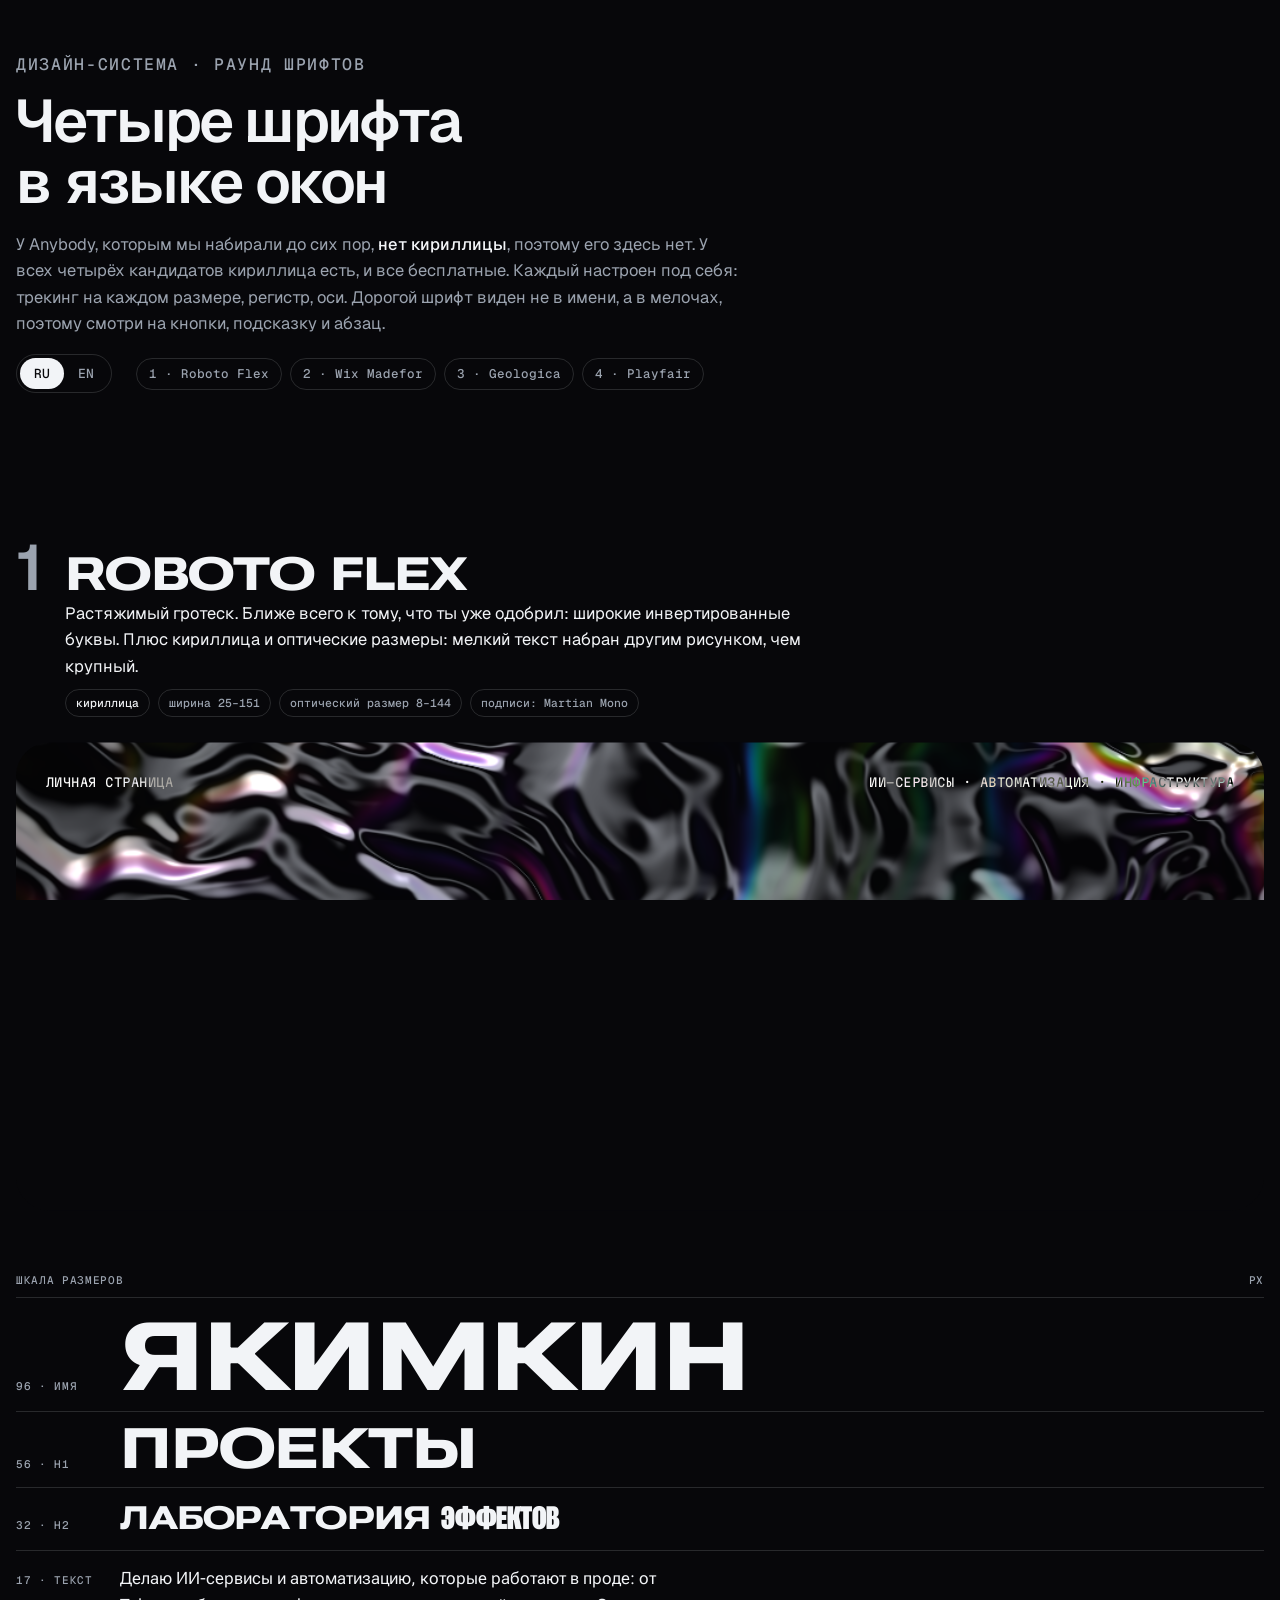
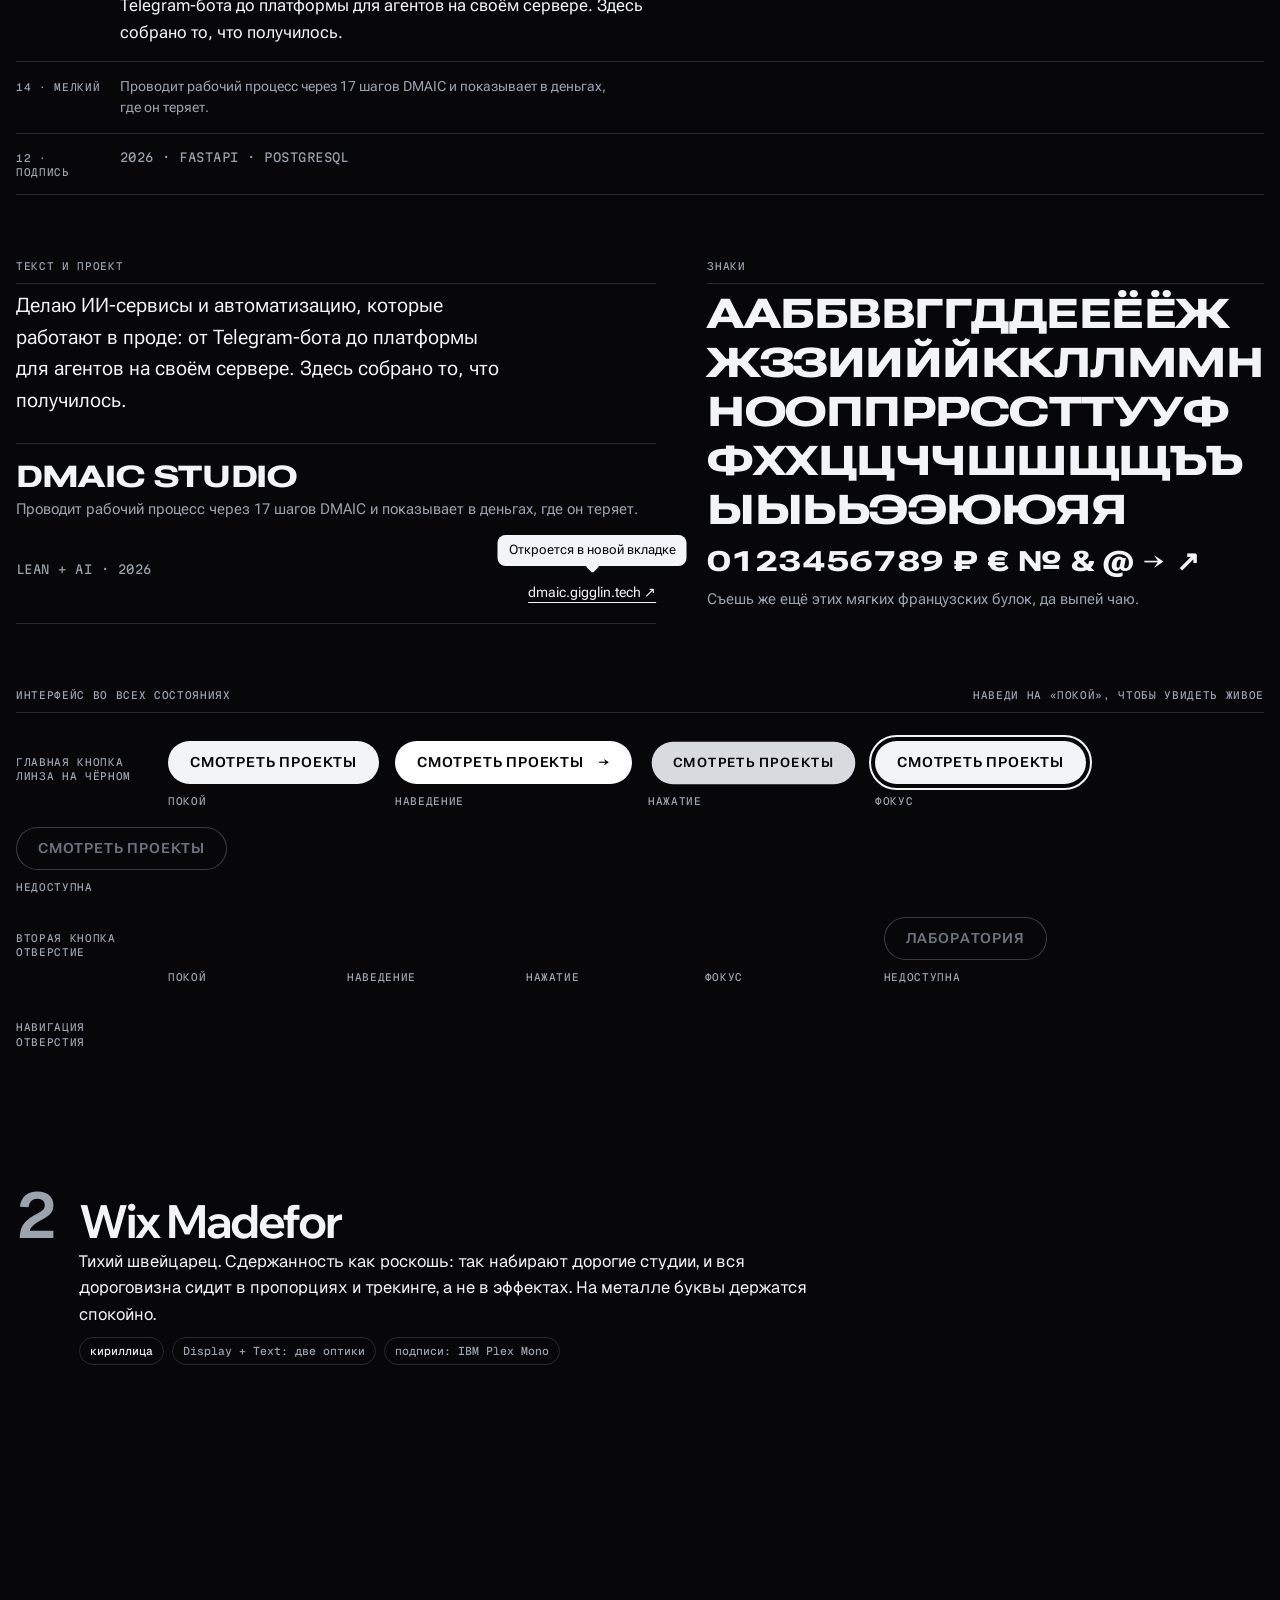
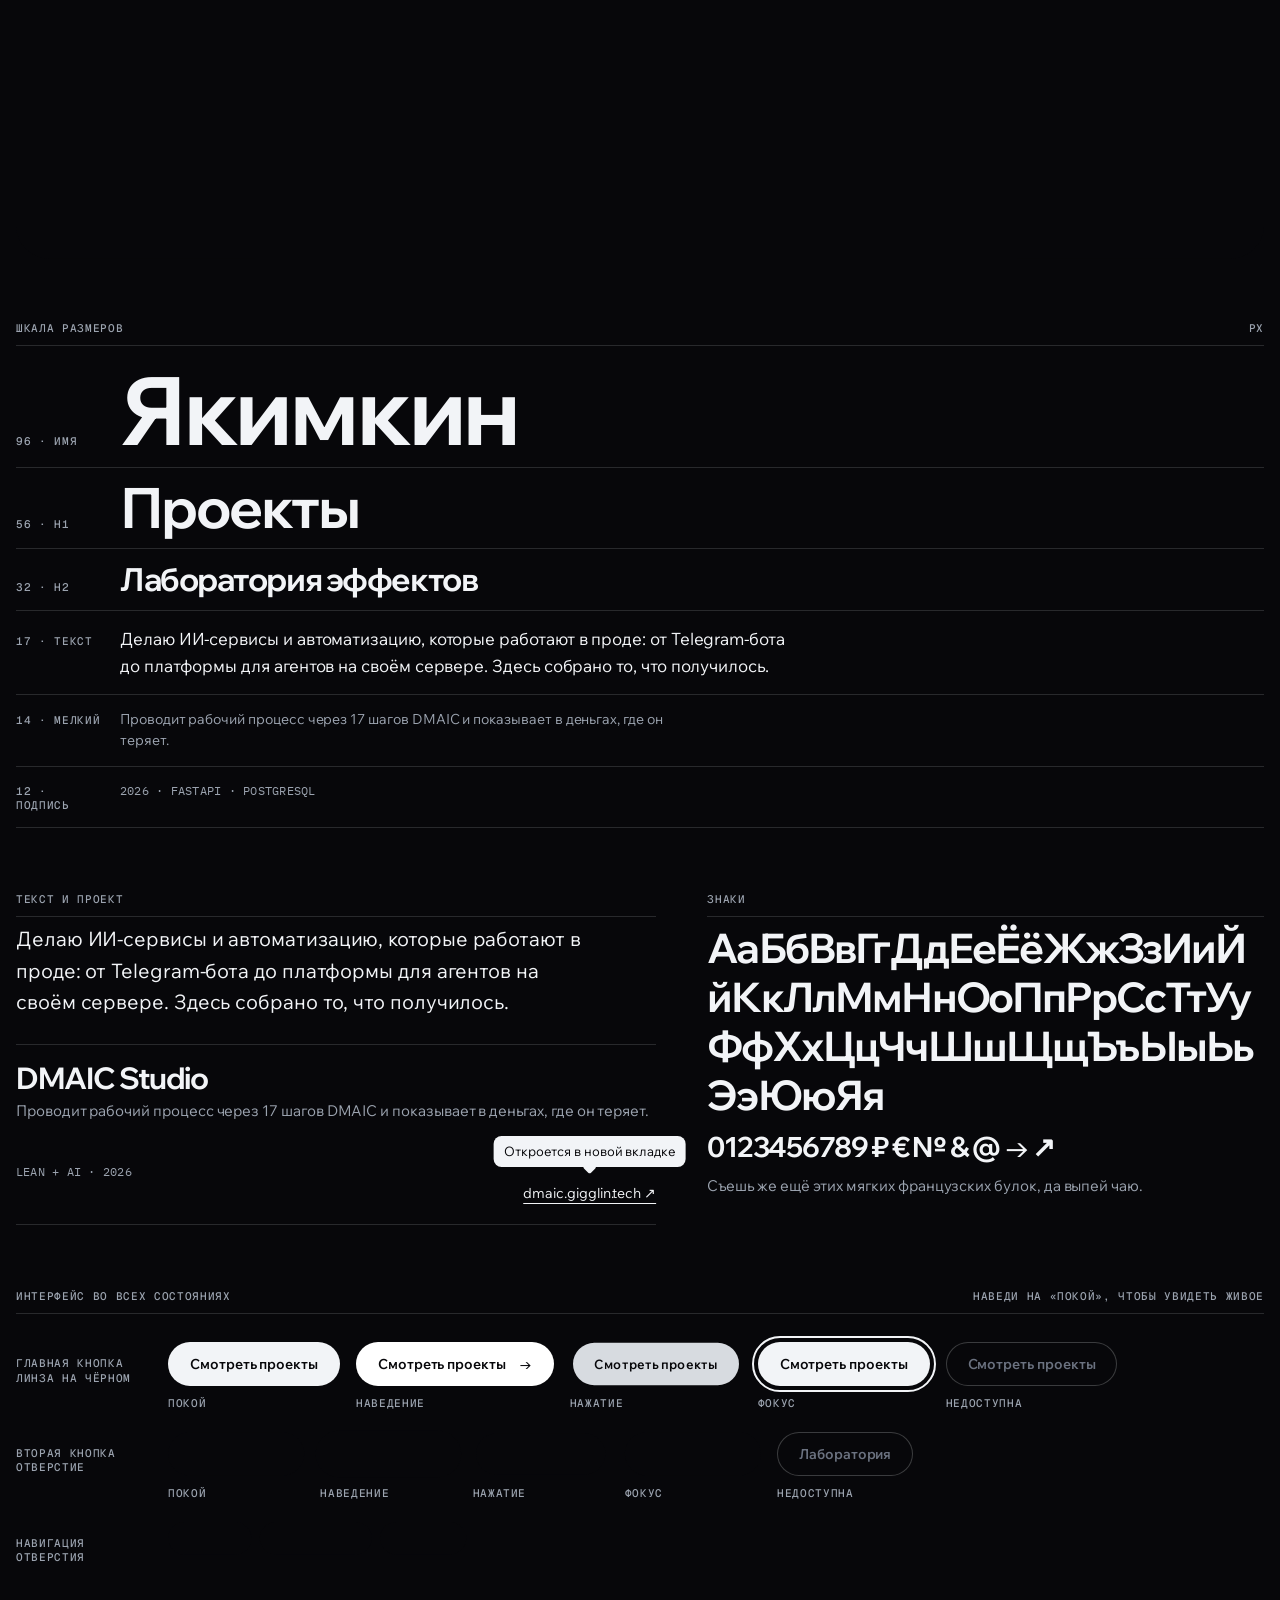
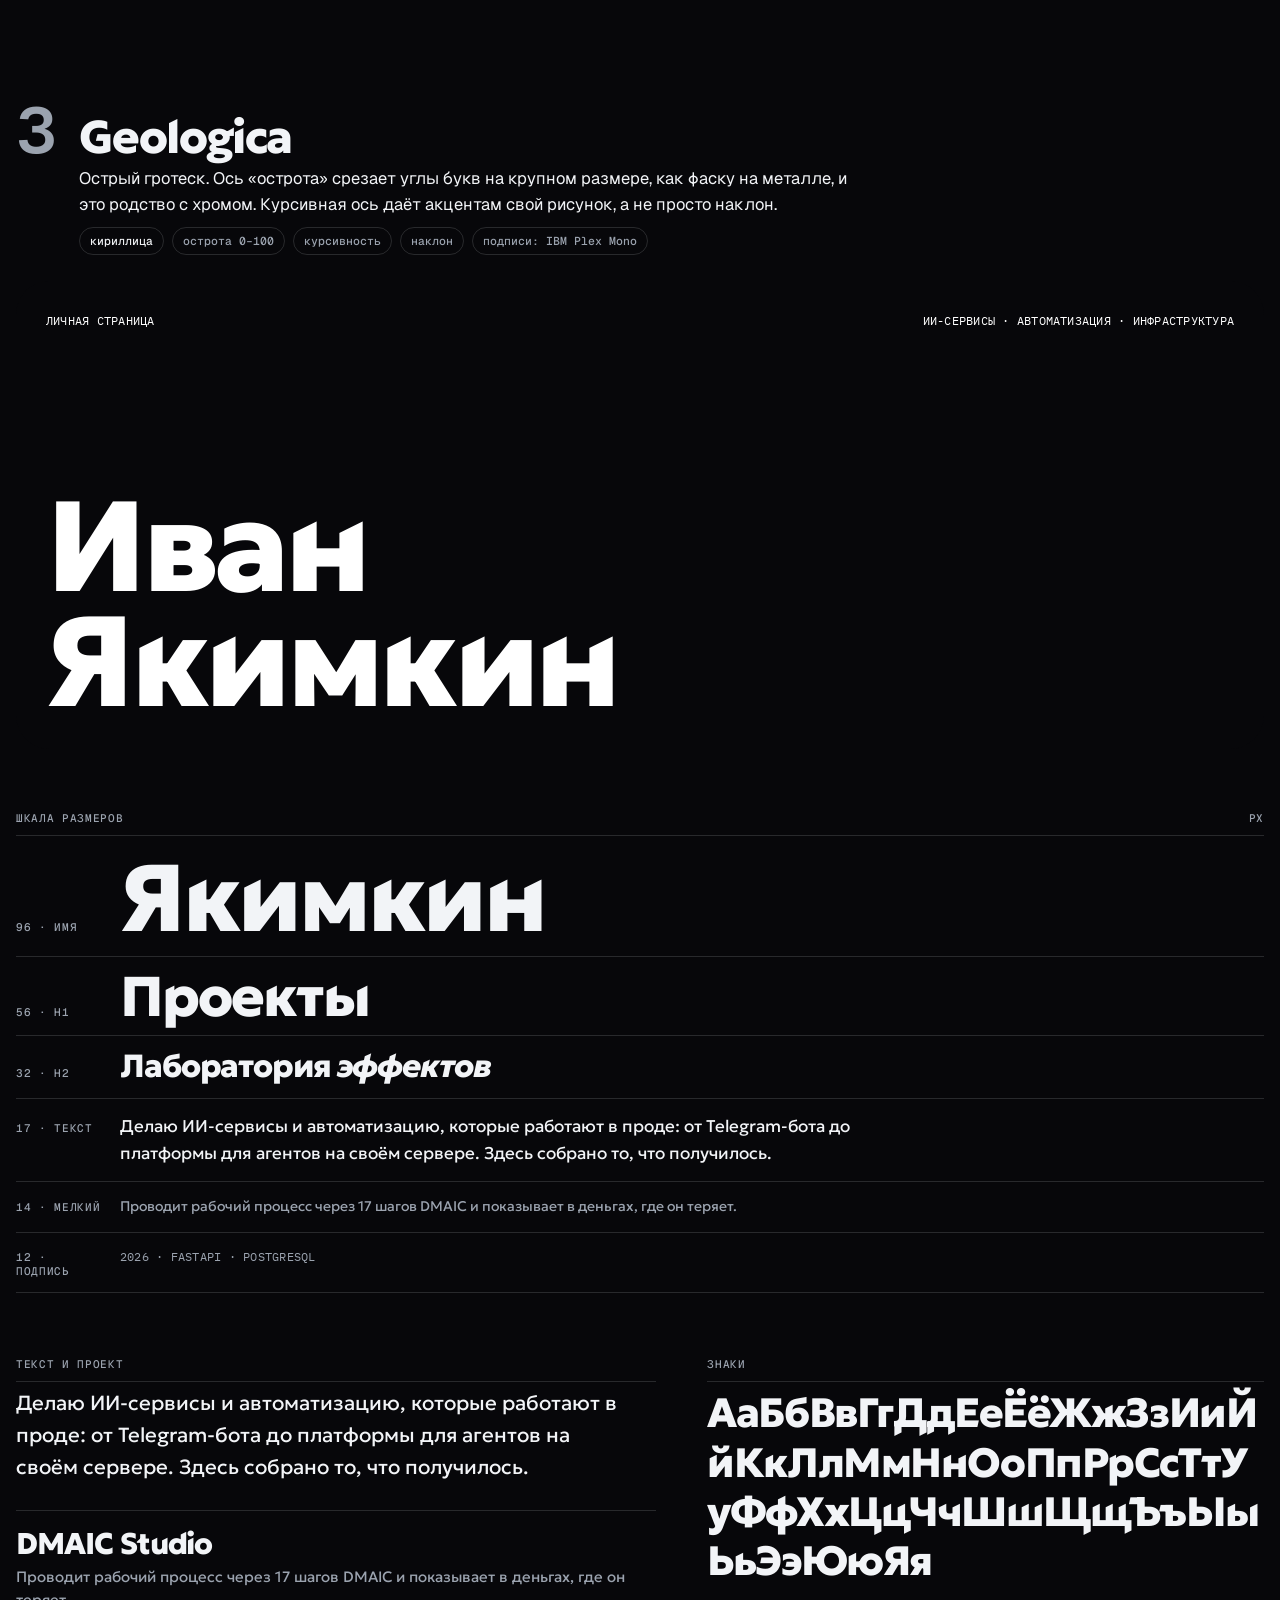
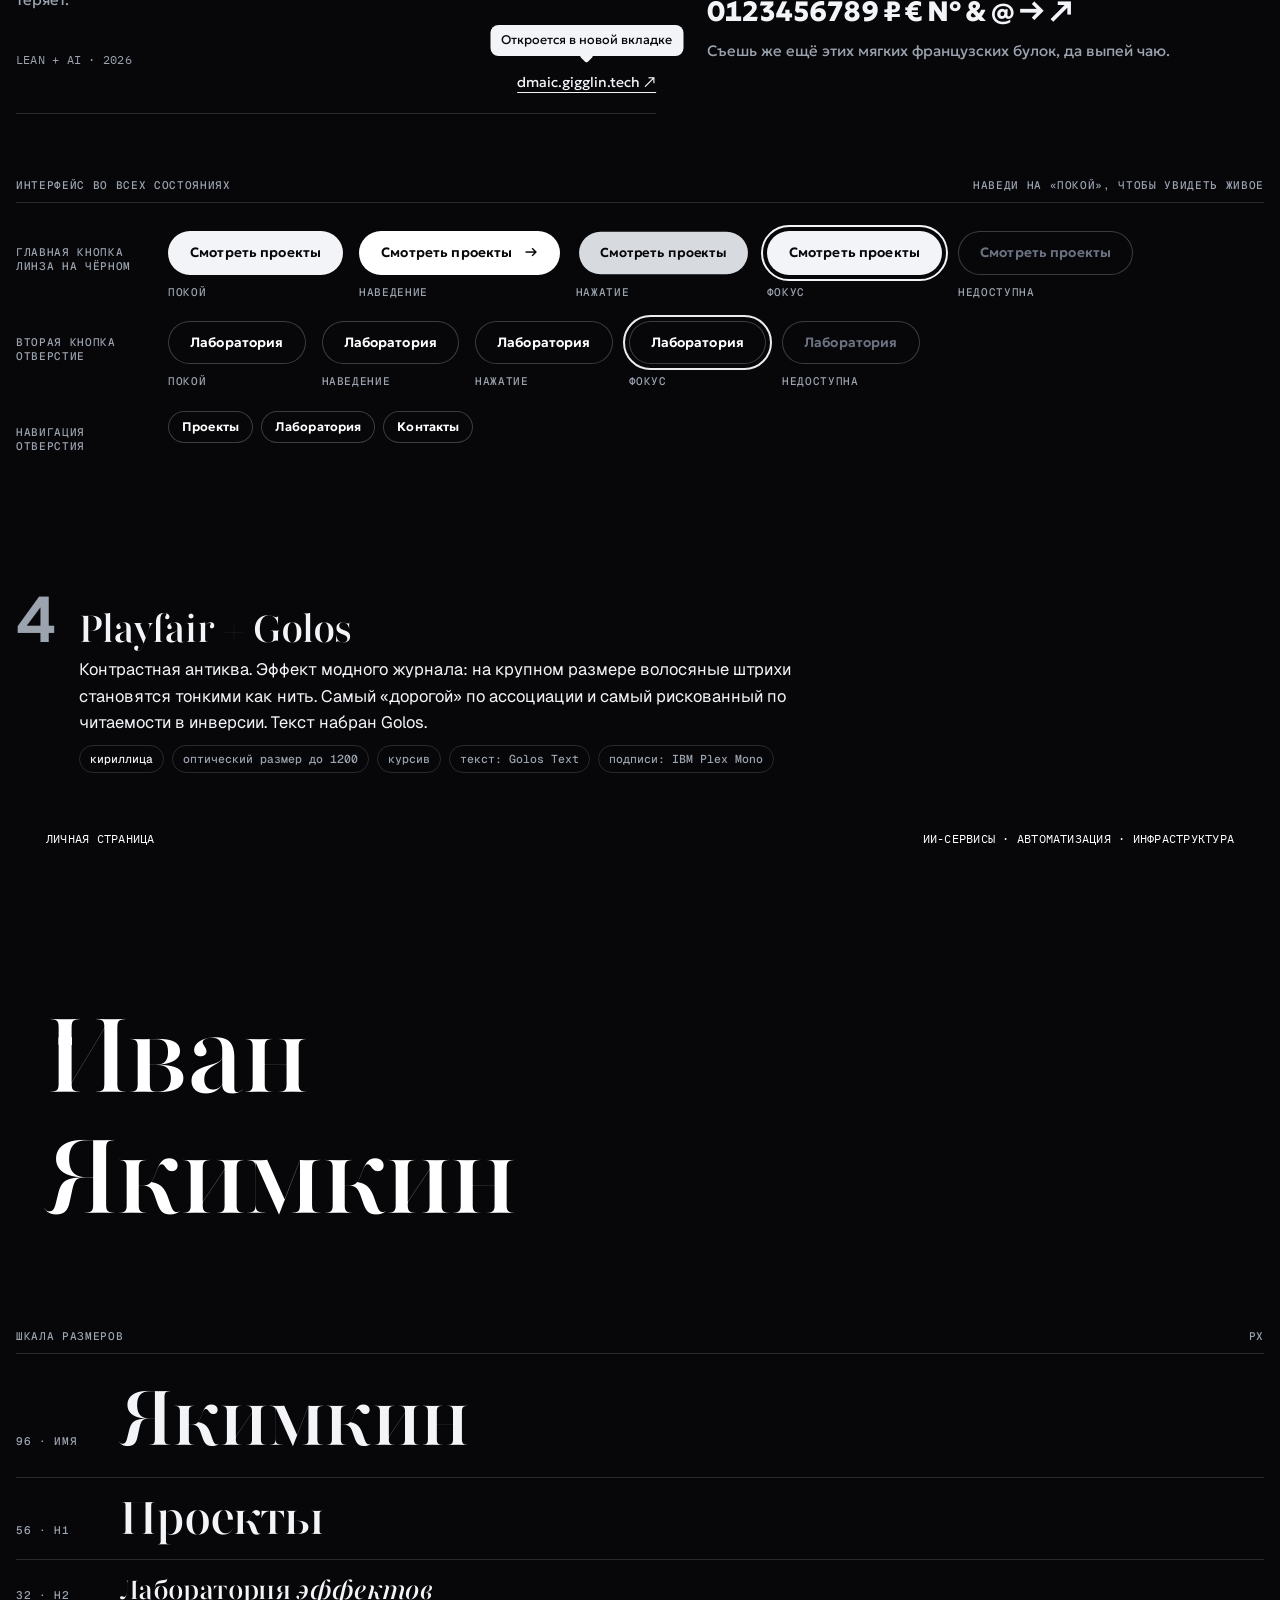
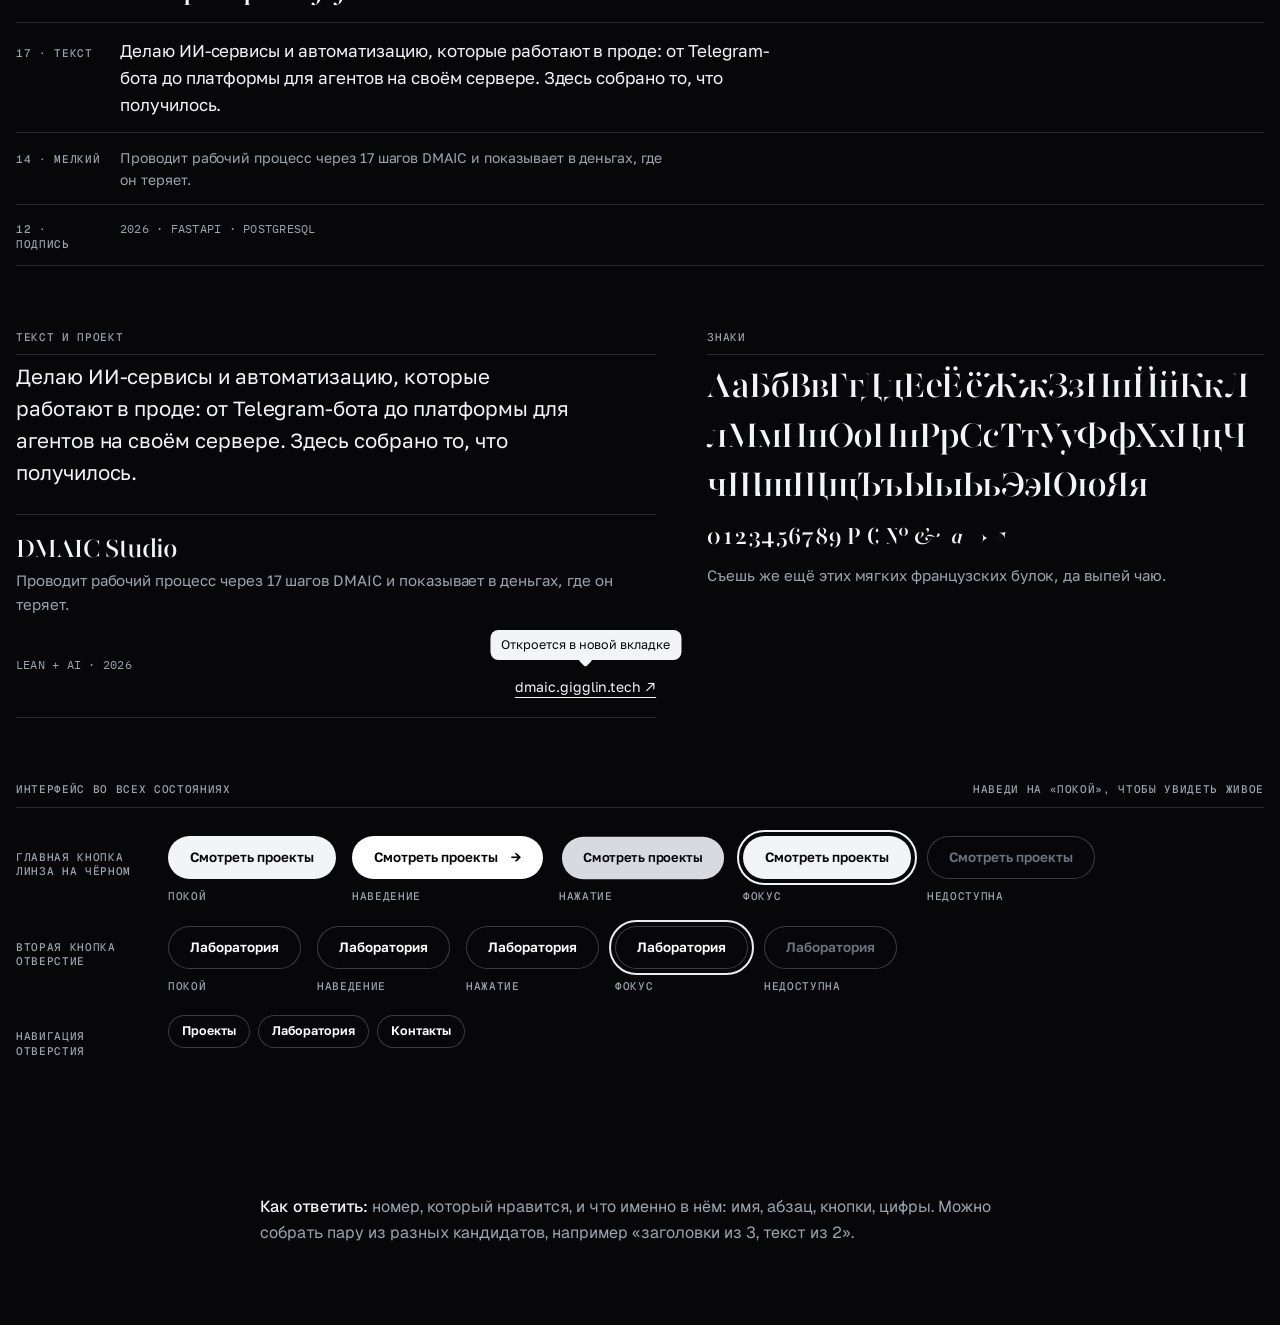
<file: design-system/rounds/07-type-round-1.html>
<!doctype html>
<html lang="ru">
<head>
<meta charset="utf-8">
<meta name="viewport" content="width=device-width,initial-scale=1,viewport-fit=cover">
</head>
<body style="margin:0">
<title>Шрифт в окнах</title>
<meta name="claude:viewport-fit-sides" content="cover">
<link rel="preconnect" href="https://fonts.googleapis.com">
<link rel="preconnect" href="https://fonts.gstatic.com" crossorigin>
<link rel="stylesheet" href="https://fonts.googleapis.com/css2?family=Roboto+Flex:opsz,wdth,wght@8..144,25..151,100..1000&family=Wix+Madefor+Display:wght@400..800&family=Wix+Madefor+Text:wght@400..700&family=Geologica:slnt,wght,CRSV,SHRP@-12..0,100..900,0..1,0..100&family=Playfair:ital,opsz,wdth,wght@0,5..1200,87.5..112.5,300..900;1,5..1200,87.5..112.5,300..900&family=Golos+Text:wght@400..700&family=Martian+Mono:wght@300..600&family=IBM+Plex+Mono:wght@400;500&family=Geist:wght@400;500;600&family=Geist+Mono:wght@400;500&display=swap">
<style>
/* Layout: a type round inside the window system. One fixed liquid-chrome surface under a black
   SVG sheet with holes, as on the homepage. Four candidate sections, each a full specimen: the
   name in a window, a size scale, running text, UI states, glyphs. The shell (headings about the
   specimen, size and state labels) stays in Geist so the candidates stand apart. Blended text
   must have no stacking-context ancestor, so sections avoid transform/filter/opacity. */
:root{
  --void:#07070A; --ink:#F2F4F7; --muted:#9BA3AF; --line:rgba(242,244,247,.14); --cyan:#7FE7F2;
  --shell:"Geist", ui-sans-serif, system-ui, -apple-system, sans-serif;
  --mono:"Geist Mono", ui-monospace, "SF Mono", Menlo, monospace;
  color-scheme:dark;
}
*,*::before,*::after{box-sizing:border-box}
html{scroll-behavior:smooth}
body{background:var(--void);color:var(--ink);margin:0;font:400 16px/1.6 var(--shell);-webkit-font-smoothing:antialiased;text-rendering:optimizeLegibility}
:focus-visible{outline:2px solid var(--cyan);outline-offset:3px}
.page{position:relative;isolation:isolate}
.gl{position:fixed;inset:0;width:100%;height:100%;display:block;z-index:-2;pointer-events:none}
.no-gl{background:radial-gradient(90% 70% at 70% 40%,#D9DDE3 0%,#5B616B 30%,#17181D 60%,#07070A 100%) fixed}
.no-gl .gl{display:none}
.cover{position:absolute;inset:0;width:100%;height:100%;z-index:-1;pointer-events:none;display:block}
.cover .hole{transform-box:fill-box;transform-origin:center;transition:transform .5s cubic-bezier(.2,.8,.2,1)}
.cover .hole.grow{transform:scale(1.07)}
.cover .hole.press{transform:scale(.95)}
.wrap{max-width:1320px;margin:0 auto;padding-left:max(16px,env(safe-area-inset-left,0px));padding-right:max(16px,env(safe-area-inset-right,0px))}
.inv{color:#FFFFFF;mix-blend-mode:difference}

/* ---------- shell ---------- */
.intro{padding-block:56px 8px;display:grid;gap:18px}
.eyebrow{margin:0;font:500 12px/1 var(--mono);letter-spacing:.1em;text-transform:uppercase;color:var(--muted)}
.intro h1{margin:0;font:600 clamp(34px,5vw,60px)/1.02 var(--shell);letter-spacing:-.03em;text-wrap:balance;max-width:18ch}
.intro p{margin:0;color:var(--muted);max-width:66ch;font-size:16.5px}
.intro p b{color:var(--ink);font-weight:500}
.toolbar{display:flex;flex-wrap:wrap;align-items:center;gap:12px 24px}
.seg{display:inline-flex;border:1px solid var(--line);border-radius:999px;padding:3px}
.seg button{border:0;background:transparent;color:var(--muted);font:500 13px/1 var(--mono);padding:9px 14px;border-radius:999px;cursor:pointer;transition:background .2s,color .2s}
.seg button:hover{color:var(--ink)}
.seg button[aria-pressed="true"]{background:var(--ink);color:var(--void)}
.jump{display:flex;flex-wrap:wrap;gap:8px}
.jump a{font:500 12.5px/1 var(--mono);color:var(--muted);text-decoration:none;padding:9px 12px;border:1px solid var(--line);border-radius:999px}
.jump a:hover{color:var(--ink);border-color:var(--ink)}
.meta-l{font:500 11px/1.3 var(--mono);letter-spacing:.06em;text-transform:uppercase;color:var(--muted)}

/* ---------- candidate tokens ---------- */
.cand{--fd:var(--shell);--fdv:normal;--fdw:700;--fdt:0em;--fdcase:none;--fdlh:.88;--fdem:normal;--fb:var(--shell);--fbv:normal;--fbt:0em;--fm:var(--mono);--fmt:.06em;--fui:var(--shell);--fuiv:normal;--fuiw:600;--fuit:.02em;--fuicase:none}
.c-flex{--fd:"Roboto Flex",ui-sans-serif,sans-serif;--fdv:"wdth" 151,"opsz" 144;--fdw:780;--fdt:-.012em;--fdcase:uppercase;--fdlh:.84;--fdemv:"wdth" 40,"opsz" 144;
  --fb:"Roboto Flex",ui-sans-serif,sans-serif;--fbv:"wdth" 100;--fbt:0em;--fm:"Martian Mono",ui-monospace,monospace;--fmt:.04em;
  --fui:"Roboto Flex",ui-sans-serif,sans-serif;--fuiv:"wdth" 125,"opsz" 14;--fuiw:650;--fuit:.06em;--fuicase:uppercase}
.c-wix{--fd:"Wix Madefor Display",ui-sans-serif,sans-serif;--fdv:normal;--fdw:700;--fdt:-.045em;--fdcase:none;--fdlh:.92;--fdemv:normal;
  --fb:"Wix Madefor Text",ui-sans-serif,sans-serif;--fbt:-.004em;--fm:"IBM Plex Mono",ui-monospace,monospace;--fmt:.02em;
  --fui:"Wix Madefor Text",ui-sans-serif,sans-serif;--fuiw:600;--fuit:-.005em;--fuicase:none}
.c-geo{--fd:"Geologica",ui-sans-serif,sans-serif;--fdv:"SHRP" 100,"CRSV" 0,"slnt" 0;--fdw:800;--fdt:-.035em;--fdcase:none;--fdlh:.9;--fdemv:"SHRP" 100,"CRSV" 1,"slnt" -12;
  --fb:"Geologica",ui-sans-serif,sans-serif;--fbv:"SHRP" 0,"CRSV" 0,"slnt" 0;--fbt:0em;--fm:"IBM Plex Mono",ui-monospace,monospace;--fmt:.02em;
  --fui:"Geologica",ui-sans-serif,sans-serif;--fuiv:"SHRP" 60,"CRSV" 0,"slnt" 0;--fuiw:600;--fuit:.01em;--fuicase:none}
.c-play{--fd:"Playfair",Georgia,serif;--fdv:"opsz" 1200,"wdth" 100;--fdw:560;--fdt:-.02em;--fdcase:none;--fdlh:.94;--fdemv:"opsz" 1200,"wdth" 100;--fdem:italic;
  --fb:"Golos Text",ui-sans-serif,sans-serif;--fbt:-.003em;--fm:"IBM Plex Mono",ui-monospace,monospace;--fmt:.02em;
  --fui:"Golos Text",ui-sans-serif,sans-serif;--fuiw:600;--fuit:0em;--fuicase:none}
.disp{font-family:var(--fd);font-variation-settings:var(--fdv);font-weight:var(--fdw);letter-spacing:var(--fdt);text-transform:var(--fdcase);line-height:var(--fdlh);font-optical-sizing:auto}
.disp em{font-style:var(--fdem);font-variation-settings:var(--fdemv)}
.body{font-family:var(--fb);font-variation-settings:var(--fbv);letter-spacing:var(--fbt);font-optical-sizing:auto}
.fmono{font-family:var(--fm);letter-spacing:var(--fmt);text-transform:uppercase}
.ui{font-family:var(--fui);font-variation-settings:var(--fuiv);font-weight:var(--fuiw);letter-spacing:var(--fuit);text-transform:var(--fuicase)}

/* ---------- candidate layout ---------- */
.cand{padding-top:clamp(96px,11vw,160px);display:grid;gap:26px}
.cand-head{display:grid;grid-template-columns:auto minmax(0,1fr);gap:6px 22px;align-items:baseline}
.num{grid-row:span 3;font:600 clamp(40px,5vw,64px)/.8 var(--shell);color:var(--muted)}
.cand-title{margin:0;font-size:clamp(30px,3.6vw,46px)}
.cand-char{margin:0;color:var(--ink);max-width:70ch;font-size:16.5px}
.cand-tags{display:flex;flex-wrap:wrap;gap:8px;margin:4px 0 0;padding:0;list-style:none}
.cand-tags li{font:500 11.5px/1 var(--mono);padding:7px 10px;border:1px solid var(--line);border-radius:999px;color:var(--muted)}
.cand-tags li.ok{color:var(--ink)}
.cand-window{position:relative;border-radius:clamp(20px,2.6vw,34px);min-height:clamp(400px,52vh,560px);display:grid;align-content:space-between;gap:24px;padding:clamp(18px,2.4vw,30px)}
.cw-top{display:flex;justify-content:space-between;gap:16px;font-size:12px}
.cw-name{margin:0;font-size:clamp(46px,8.6vw,132px)}
.c-wix .cw-name,.c-geo .cw-name,.c-play .cw-name{font-size:clamp(52px,10vw,156px)}
.spec{display:grid;gap:clamp(36px,5vw,64px);padding-top:clamp(20px,3vw,36px)}
.block-h{display:flex;justify-content:space-between;gap:16px;border-bottom:1px solid var(--line);padding-bottom:10px;margin-bottom:6px}
.scale{list-style:none;margin:0;padding:0}
.scale li{display:grid;grid-template-columns:5.5rem minmax(0,1fr);gap:16px;align-items:baseline;padding:14px 0;border-bottom:1px solid var(--line);min-width:0}
.scale .s{min-width:0;overflow-wrap:anywhere}
.s-d{font-size:clamp(46px,7.4vw,96px)}
.s-h1{font-size:clamp(34px,4.4vw,56px)}
.s-h2{font-size:clamp(24px,2.6vw,32px);line-height:1.05}
.s-b{font-size:17px;line-height:1.6;max-width:62ch}
.s-sm{font-size:14px;line-height:1.55;max-width:62ch;color:var(--muted)}
.s-l{font-size:12px;color:var(--muted)}
.two{display:grid;grid-template-columns:minmax(0,1.15fr) minmax(0,1fr);gap:clamp(28px,4vw,64px)}
@media (max-width:860px){.two{grid-template-columns:minmax(0,1fr)}}
.para{margin:0 0 26px;font-size:clamp(18px,1.6vw,21px);line-height:1.55;max-width:44ch}
.proj{display:grid;gap:6px;padding:18px 0;border-top:1px solid var(--line);border-bottom:1px solid var(--line)}
.proj h4{margin:0;font-size:clamp(24px,2.4vw,30px);line-height:1}
.proj p{margin:0;color:var(--muted);font-size:15px;line-height:1.55}
.proj .row{display:flex;flex-wrap:wrap;justify-content:space-between;align-items:center;gap:10px 20px;margin-top:8px}
.lnk{position:relative;color:var(--ink);text-decoration:underline;text-decoration-thickness:1px;text-underline-offset:5px;font-size:14px;transition:text-decoration-thickness .2s}
.lnk:hover{text-decoration-thickness:2px}
.tipwrap{position:relative;display:inline-block;padding-top:44px}
.tip{position:absolute;left:50%;top:0;transform:translateX(-50%);white-space:nowrap;background:#F2F4F7;color:#07070A;font-size:12.5px;line-height:1;padding:9px 11px;border-radius:8px}
.tip::after{content:"";position:absolute;left:50%;bottom:-5px;width:10px;height:10px;margin-left:-5px;background:#F2F4F7;transform:rotate(45deg);border-radius:2px}
.glyphs{font-size:clamp(30px,3.2vw,42px);line-height:1.2;overflow-wrap:anywhere;margin:0}
.glyphs-sm{margin:14px 0 0;font-size:15px;line-height:1.7;color:var(--muted);overflow-wrap:anywhere}
.nums{margin:14px 0 0;font-size:clamp(22px,2.2vw,28px);font-variant-numeric:tabular-nums}

/* UI states */
.states{display:grid;gap:22px}
.st-row{display:flex;flex-wrap:wrap;gap:18px 16px;align-items:flex-start}
.st-row > .meta-l{flex:0 0 8.5rem;padding-top:14px}
@media (max-width:700px){.st-row > .meta-l{flex-basis:100%;padding-top:0}}
.st{display:grid;gap:10px;justify-items:start}
.pill,.holeb,.chip{white-space:nowrap}
/* primary: a lens on the black sheet reads as a white plate */
.pill{position:relative;display:inline-flex;align-items:center;gap:0;border:0;border-radius:999px;padding:15px 22px;background:#F2F4F7;color:#07070A;font-size:13.5px;line-height:1;cursor:pointer;text-decoration:none;transition:background .25s,transform .25s cubic-bezier(.2,.8,.2,1),gap .35s cubic-bezier(.2,.8,.2,1)}
.pill .arr{display:inline-block;max-width:0;opacity:0;overflow:hidden;transition:max-width .35s cubic-bezier(.2,.8,.2,1),opacity .25s}
.pill:hover,.pill.is-hover{background:#FFFFFF;gap:10px}
.pill:hover .arr,.pill.is-hover .arr{max-width:1.2em;opacity:1}
.pill:active,.pill.is-press{transform:scale(.965);background:#D7DBE0}
.pill:focus-visible,.pill.is-focus{outline:2px solid #F2F4F7;outline-offset:4px}
.pill.is-off{background:transparent;color:#6B7280;box-shadow:inset 0 0 0 1px rgba(242,244,247,.22);cursor:not-allowed}
/* secondary: a hole in the sheet; its label inverts the metal */
.holeb{position:relative;display:inline-flex;align-items:center;border:0;background:transparent;border-radius:999px;padding:15px 22px;color:#FFFFFF;mix-blend-mode:difference;font-size:13.5px;line-height:1;cursor:pointer;text-decoration:none;box-shadow:inset 0 0 0 1px rgba(255,255,255,.22)}
.holeb:focus-visible,.holeb.is-focus{outline:2px solid #F2F4F7;outline-offset:4px}
.holeb.is-off{mix-blend-mode:normal;color:#6B7280;box-shadow:inset 0 0 0 1px rgba(242,244,247,.22);cursor:not-allowed}
.navrow{display:flex;flex-wrap:wrap;gap:8px}
.chip{position:relative;display:inline-flex;border-radius:999px;padding:10px 14px;color:#FFFFFF;mix-blend-mode:difference;font-size:12.5px;line-height:1;text-decoration:none;box-shadow:inset 0 0 0 1px rgba(255,255,255,.22)}

.foot{padding-block:120px 64px;color:var(--muted);max-width:72ch}
.foot b{color:var(--ink);font-weight:500}
@media (prefers-reduced-motion: reduce){html{scroll-behavior:auto}.cover .hole,.pill,.pill .arr{transition:none}}
</style>

<div class="page" id="top">
  <canvas class="gl" id="gl" aria-hidden="true"></canvas>
  <svg class="cover" id="cover" aria-hidden="true"></svg>

  <header class="wrap intro">
    <p class="eyebrow">Дизайн-система · раунд шрифтов</p>
    <h1>Четыре шрифта в языке окон</h1>
    <p>У Anybody, которым мы набирали до сих пор, <b>нет кириллицы</b>, поэтому его здесь нет. У всех четырёх кандидатов кириллица есть, и все бесплатные. Каждый настроен под себя: трекинг на каждом размере, регистр, оси. Дорогой шрифт виден не в имени, а в мелочах, поэтому смотри на кнопки, подсказку и абзац.</p>
    <div class="toolbar">
      <div class="seg" role="group" aria-label="Язык образцов"><button type="button" data-lang="ru" aria-pressed="true">RU</button><button type="button" data-lang="en" aria-pressed="false">EN</button></div>
      <nav class="jump" aria-label="Кандидаты"><a href="#c1">1 · Roboto Flex</a><a href="#c2">2 · Wix Madefor</a><a href="#c3">3 · Geologica</a><a href="#c4">4 · Playfair</a></nav>
    </div>
  </header>

  <main class="wrap" id="cands"></main>

  <footer class="wrap foot">
    <p><b>Как ответить:</b> номер, который нравится, и что именно в нём: имя, абзац, кнопки, цифры. Можно собрать пару из разных кандидатов, например «заголовки из 3, текст из 2».</p>
  </footer>
</div>

<script>
(() => {
"use strict";
const reduce = window.matchMedia("(prefers-reduced-motion: reduce)").matches;
const NS = "http://www.w3.org/2000/svg";
const page = document.querySelector(".page");

/* ---------- sample copy, switchable RU / EN ---------- */
const T = {
  ru: {
    name: "Иван<br>Якимкин", short: "Якимкин", meta: "ИИ-сервисы · Автоматизация · Инфраструктура", here: "Личная страница",
    h1: "Проекты", h2: "Лаборатория <em>эффектов</em>",
    about: "Делаю ИИ-сервисы и автоматизацию, которые работают в проде: от Telegram-бота до платформы для агентов на своём сервере. Здесь собрано то, что получилось.",
    projLine: "Проводит рабочий процесс через 17 шагов DMAIC и показывает в деньгах, где он теряет.",
    btn: "Смотреть проекты", btn2: "Лаборатория", tip: "Откроется в новой вкладке",
    navA: "Проекты", navB: "Лаборатория", navC: "Контакты",
    glyphs: "АаБбВвГгДдЕеЁёЖжЗзИиЙйКкЛлМмНнОоПпРрСсТтУуФфХхЦцЧчШшЩщЪъЫыЬьЭэЮюЯя",
    pangram: "Съешь же ещё этих мягких французских булок, да выпей чаю."
  },
  en: {
    name: "Ivan<br>Yakimkin", short: "Yakimkin", meta: "AI services · Automation · Infrastructure", here: "Personal page",
    h1: "Projects", h2: "The effects <em>lab</em>",
    about: "I build AI services and automation that run in production, from a Telegram bot to a self-hosted agent platform. This page collects what came out of it.",
    projLine: "Walks a work process through the 17 steps of DMAIC and shows in money where it loses.",
    btn: "See the projects", btn2: "The lab", tip: "Opens in a new tab",
    navA: "Projects", navB: "Lab", navC: "Contact",
    glyphs: "AaBbCcDdEeFfGgHhIiJjKkLlMmNnOoPpQqRrSsTtUuVvWwXxYyZz",
    pangram: "Sphinx of black quartz, judge my vow."
  }
};

/* ---------- the four candidates ---------- */
const CANDS = [
  { id: "c1", cls: "c-flex", title: "Roboto Flex", char: "Растяжимый гротеск. Ближе всего к тому, что ты уже одобрил: широкие инвертированные буквы. Плюс кириллица и оптические размеры: мелкий текст набран другим рисунком, чем крупный.",
    tags: ["кириллица", "ширина 25–151", "оптический размер 8–144", "подписи: Martian Mono"] },
  { id: "c2", cls: "c-wix", title: "Wix Madefor", char: "Тихий швейцарец. Сдержанность как роскошь: так набирают дорогие студии, и вся дороговизна сидит в пропорциях и трекинге, а не в эффектах. На металле буквы держатся спокойно.",
    tags: ["кириллица", "Display + Text: две оптики", "подписи: IBM Plex Mono"] },
  { id: "c3", cls: "c-geo", title: "Geologica", char: "Острый гротеск. Ось «острота» срезает углы букв на крупном размере, как фаску на металле, и это родство с хромом. Курсивная ось даёт акцентам свой рисунок, а не просто наклон.",
    tags: ["кириллица", "острота 0–100", "курсивность", "наклон", "подписи: IBM Plex Mono"] },
  { id: "c4", cls: "c-play", title: "Playfair + Golos", char: "Контрастная антиква. Эффект модного журнала: на крупном размере волосяные штрихи становятся тонкими как нить. Самый «дорогой» по ассоциации и самый рискованный по читаемости в инверсии. Текст набран Golos.",
    tags: ["кириллица", "оптический размер до 1200", "курсив", "текст: Golos Text", "подписи: IBM Plex Mono"] }
];
const STATES = ["Покой", "Наведение", "Нажатие", "Фокус", "Недоступна"];
const STATE_CLS = ["", "is-hover", "is-press", "is-focus", "is-off"];

function candHTML(c, i) {
  const pills = STATES.map((s, k) => `<div class="st"><a class="pill ui ${STATE_CLS[k]}" href="#${c.id}"${k === 4 ? ' aria-disabled="true"' : ""}><span data-t="btn"></span><span class="arr" aria-hidden="true">&nbsp;→</span></a><span class="meta-l">${s}</span></div>`).join("");
  const holes = STATES.map((s, k) => {
    const hole = k === 4 ? "" : ` data-hole${k === 1 ? ' data-hole-state="grow"' : k === 2 ? ' data-hole-state="press"' : ""}`;
    return `<div class="st"><a class="holeb ui ${STATE_CLS[k]}" href="#${c.id}"${hole}${k === 4 ? ' aria-disabled="true"' : ""}><span data-t="btn2"></span></a><span class="meta-l">${s}</span></div>`;
  }).join("");
  return `
  <section class="cand ${c.cls}" id="${c.id}" aria-labelledby="${c.id}-h">
    <header class="cand-head">
      <span class="num">${i + 1}</span>
      <h2 class="cand-title disp" id="${c.id}-h">${c.title}</h2>
      <p class="cand-char">${c.char}</p>
      <ul class="cand-tags">${c.tags.map((t, k) => `<li${k === 0 ? ' class="ok"' : ""}>${t}</li>`).join("")}</ul>
    </header>
    <div class="cand-window" data-hole>
      <div class="cw-top inv fmono"><span data-t="here"></span><span data-t="meta"></span></div>
      <h3 class="cw-name disp inv" data-t="name"></h3>
    </div>
    <div class="spec">
      <div>
        <div class="block-h"><span class="meta-l">Шкала размеров</span><span class="meta-l">px</span></div>
        <ul class="scale">
          <li><span class="meta-l">96 · имя</span><span class="s s-d disp" data-t="short"></span></li>
          <li><span class="meta-l">56 · H1</span><span class="s s-h1 disp" data-t="h1"></span></li>
          <li><span class="meta-l">32 · H2</span><span class="s s-h2 disp" data-t="h2"></span></li>
          <li><span class="meta-l">17 · текст</span><span class="s s-b body" data-t="about"></span></li>
          <li><span class="meta-l">14 · мелкий</span><span class="s s-sm body" data-t="projLine"></span></li>
          <li><span class="meta-l">12 · подпись</span><span class="s s-l fmono">2026 · FastAPI · PostgreSQL</span></li>
        </ul>
      </div>
      <div class="two">
        <div>
          <div class="block-h"><span class="meta-l">Текст и проект</span></div>
          <p class="para body" data-t="about"></p>
          <div class="proj">
            <h4 class="disp">DMAIC Studio</h4>
            <p class="body" data-t="projLine"></p>
            <div class="row"><span class="fmono s-l">Lean + AI · 2026</span><span class="tipwrap"><span class="tip body" role="tooltip" data-t="tip"></span><a class="lnk body" href="#${c.id}">dmaic.gigglin.tech ↗</a></span></div>
          </div>
        </div>
        <div>
          <div class="block-h"><span class="meta-l">Знаки</span></div>
          <p class="glyphs disp" data-t="glyphs"></p>
          <p class="nums disp">0123456789 ₽ € № &amp; @ → ↗</p>
          <p class="glyphs-sm body" data-t="pangram"></p>
        </div>
      </div>
      <div class="states">
        <div class="block-h"><span class="meta-l">Интерфейс во всех состояниях</span><span class="meta-l">наведи на «Покой», чтобы увидеть живое</span></div>
        <div class="st-row"><span class="meta-l">Главная кнопка<br>линза на чёрном</span>${pills}</div>
        <div class="st-row"><span class="meta-l">Вторая кнопка<br>отверстие</span>${holes}</div>
        <div class="st-row"><span class="meta-l">Навигация<br>отверстия</span><div class="navrow"><a class="chip ui" href="#${c.id}" data-hole><span data-t="navA"></span></a><a class="chip ui" href="#${c.id}" data-hole><span data-t="navB"></span></a><a class="chip ui" href="#${c.id}" data-hole><span data-t="navC"></span></a></div></div>
      </div>
    </div>
  </section>`;
}
document.getElementById("cands").innerHTML = CANDS.map(candHTML).join("");
document.querySelectorAll('[aria-disabled="true"]').forEach((a) => a.addEventListener("click", (e) => e.preventDefault()));

/* ---------- one global pointer ---------- */
const ptr = { x: 0, y: 0, on: false };
window.addEventListener("pointermove", (e) => { ptr.x = e.clientX; ptr.y = e.clientY; ptr.on = true; });
document.addEventListener("pointerleave", () => { ptr.on = false; });
window.addEventListener("blur", () => { ptr.on = false; });

/* ---------- liquid chrome, homepage v2 shader (smooth noise, fixed scale) ---------- */
const VS = "attribute vec2 p;void main(){gl_Position=vec4(p,0.0,1.0);}";
const FS = [
  "precision highp float;",
  "uniform vec2 uR; uniform float uT; uniform vec2 uM; uniform float uS; uniform float uRef;",
  "float hash(vec2 p){ p = fract(p*vec2(123.34,456.21)); p += dot(p, p+45.32); return fract(p.x*p.y); }",
  "float noise(vec2 p){ vec2 i=floor(p); vec2 f=fract(p); vec2 u=f*f*f*(f*(f*6.0-15.0)+10.0);",
  "  return mix(mix(hash(i),hash(i+vec2(1.0,0.0)),u.x), mix(hash(i+vec2(0.0,1.0)),hash(i+vec2(1.0,1.0)),u.x), u.y); }",
  "float fbm(vec2 p){ float v=0.0; float a=0.5; for(int i=0;i<4;i++){ v+=a*noise(p); p=p*2.03+vec2(1.7,9.2); a*=0.5; } return v; }",
  "float height(vec2 p){",
  "  vec2 q = vec2(fbm(p*1.2+vec2(0.0,uT*0.06)), fbm(p*1.2+vec2(5.2,-uT*0.05)));",
  "  float h = fbm(p*1.4 + q*1.8 + vec2(uT*0.02,0.0));",
  "  float d = distance(p, uM);",
  "  h += uS*0.2*exp(-d*d*12.0)*(0.55+0.45*sin(d*30.0-uT*4.0));",
  "  return h; }",
  "void main(){",
  "  vec2 p = gl_FragCoord.xy / uRef;",
  "  float e = 1.5 / uRef;",
  "  float hc = height(p);",
  "  float hx = height(p+vec2(e,0.0));",
  "  float hy = height(p+vec2(0.0,e));",
  "  vec3 n = normalize(vec3((hc-hx)/e, (hc-hy)/e, 2.2));",
  "  vec3 v = vec3(0.0,0.0,1.0);",
  "  vec3 r = reflect(-v, n);",
  "  float sky = 0.5+0.5*r.y;",
  "  float bands = 0.5+0.5*sin(r.y*7.0 + r.x*2.5 + 1.2);",
  "  vec3 col = mix(vec3(0.02,0.02,0.03), vec3(0.86,0.88,0.92), smoothstep(0.15,0.95, sky*bands));",
  "  float fres = pow(1.0-clamp(dot(n,v),0.0,1.0), 1.6);",
  "  vec3 film = 0.5+0.5*cos(6.2831*(vec3(0.0,0.33,0.67) + hc*2.2 + uT*0.02));",
  "  col = mix(col, col*0.4 + film*0.75, clamp(fres*2.2,0.0,1.0));",
  "  col += pow(max(r.y,0.0),30.0)*0.9;",
  "  vec2 q = gl_FragCoord.xy/uR - 0.5;",
  "  col *= 1.0 - dot(q,q)*0.9;",
  "  gl_FragColor = vec4(col,1.0);",
  "}"
].join("\n");
let draw = null;
(function initChrome() {
  const cv = document.getElementById("gl");
  let gl = null;
  try { gl = cv.getContext("webgl", { antialias: false, alpha: false }); } catch (e) { gl = null; }
  if (!gl) { page.classList.add("no-gl"); return; }
  const compile = (type, src) => { const s = gl.createShader(type); gl.shaderSource(s, src); gl.compileShader(s); if (!gl.getShaderParameter(s, gl.COMPILE_STATUS)) { console.warn(gl.getShaderInfoLog(s)); return null; } return s; };
  const v = compile(gl.VERTEX_SHADER, VS), f = compile(gl.FRAGMENT_SHADER, FS);
  if (!v || !f) { page.classList.add("no-gl"); return; }
  const pr = gl.createProgram(); gl.attachShader(pr, v); gl.attachShader(pr, f); gl.linkProgram(pr);
  if (!gl.getProgramParameter(pr, gl.LINK_STATUS)) { page.classList.add("no-gl"); return; }
  gl.useProgram(pr);
  gl.bindBuffer(gl.ARRAY_BUFFER, gl.createBuffer());
  gl.bufferData(gl.ARRAY_BUFFER, new Float32Array([-1, -1, 3, -1, -1, 3]), gl.STATIC_DRAW);
  const loc = gl.getAttribLocation(pr, "p"); gl.enableVertexAttribArray(loc); gl.vertexAttribPointer(loc, 2, gl.FLOAT, false, 0, 0);
  const U = {}; ["uR", "uT", "uM", "uS", "uRef"].forEach((n) => { U[n] = gl.getUniformLocation(pr, n); });
  let W = 1, H = 1;
  const m = { x: 0.7, y: 0.5, s: 0 };
  const scale = Math.min(window.devicePixelRatio || 1, 2) * 0.85;
  const REF = 560 * scale;
  draw = (t) => {
    if (ptr.on) { m.x += (ptr.x / Math.max(1, cv.clientWidth) - m.x) * 0.08; m.y += (1 - ptr.y / Math.max(1, cv.clientHeight) - m.y) * 0.08; }
    m.s += ((ptr.on ? 1 : 0) - m.s) * 0.05;
    gl.uniform2f(U.uR, W, H); gl.uniform1f(U.uT, t / 1000); gl.uniform1f(U.uRef, REF);
    gl.uniform2f(U.uM, m.x * W / REF, m.y * H / REF); gl.uniform1f(U.uS, m.s);
    gl.drawArrays(gl.TRIANGLES, 0, 3);
  };
  new ResizeObserver(() => {
    W = Math.max(1, Math.round(cv.clientWidth * scale)); H = Math.max(1, Math.round(cv.clientHeight * scale));
    cv.width = W; cv.height = H; gl.viewport(0, 0, W, H); draw(performance.now() + 20000);
  }).observe(cv);
})();

/* ---------- the black sheet with a hole per [data-hole] ---------- */
let layout = () => {};
(function initCover() {
  const svg = document.getElementById("cover");
  const defs = document.createElementNS(NS, "defs"), mask = document.createElementNS(NS, "mask");
  mask.setAttribute("id", "sheet-holes"); mask.setAttribute("maskUnits", "userSpaceOnUse");
  const all = document.createElementNS(NS, "rect"); all.setAttribute("fill", "#FFFFFF"); mask.appendChild(all);
  const g = document.createElementNS(NS, "g"); mask.appendChild(g); defs.appendChild(mask); svg.appendChild(defs);
  const sheet = document.createElementNS(NS, "rect"); sheet.setAttribute("fill", "#07070A"); sheet.setAttribute("mask", "url(#sheet-holes)"); svg.appendChild(sheet);
  const els = Array.from(document.querySelectorAll("[data-hole]"));
  const holes = els.map((el) => {
    const r = document.createElementNS(NS, "rect"); r.setAttribute("fill", "#000000");
    const fixed = el.dataset.holeState;
    r.setAttribute("class", "hole" + (fixed ? " " + fixed : "")); g.appendChild(r);
    if (!fixed && el.matches("a, button")) {
      const on = () => r.classList.add("grow"), off = () => r.classList.remove("grow", "press");
      el.addEventListener("pointerenter", on); el.addEventListener("pointerleave", off);
      el.addEventListener("pointerdown", () => { r.classList.remove("grow"); r.classList.add("press"); });
      el.addEventListener("pointerup", () => { r.classList.remove("press"); r.classList.add("grow"); });
      el.addEventListener("focus", on); el.addEventListener("blur", off);
    }
    return r;
  });
  layout = () => {
    const pb = page.getBoundingClientRect();
    svg.setAttribute("viewBox", "0 0 " + pb.width + " " + pb.height);
    [all, sheet].forEach((r) => { r.setAttribute("width", pb.width); r.setAttribute("height", pb.height); });
    els.forEach((el, i) => {
      const b = el.getBoundingClientRect(), rad = parseFloat(getComputedStyle(el).borderTopLeftRadius) || 0, r = holes[i];
      r.setAttribute("x", b.left - pb.left); r.setAttribute("y", b.top - pb.top);
      r.setAttribute("width", b.width); r.setAttribute("height", b.height); r.setAttribute("rx", Math.min(rad, b.height / 2));
    });
  };
  new ResizeObserver(() => layout()).observe(page);
  if (document.fonts && document.fonts.ready) document.fonts.ready.then(() => layout());
  window.addEventListener("load", () => layout());
})();

/* ---------- language switch for the samples ---------- */
const langBtns = Array.from(document.querySelectorAll("[data-lang]"));
function setLang(lang) {
  document.querySelectorAll("[data-t]").forEach((el) => { const v = T[lang][el.dataset.t]; if (v != null) el.innerHTML = v; });
  langBtns.forEach((b) => b.setAttribute("aria-pressed", String(b.dataset.lang === lang)));
  document.documentElement.lang = lang;
  requestAnimationFrame(() => layout());
}
langBtns.forEach((b) => b.addEventListener("click", () => setLang(b.dataset.lang)));
setLang("ru");

/* ---------- animate the metal ---------- */
let raf = 0;
const tick = (t) => { raf = 0; if (!draw) return; draw(t); if (!document.hidden && !reduce) raf = requestAnimationFrame(tick); };
document.addEventListener("visibilitychange", () => { if (!document.hidden && !raf && !reduce) raf = requestAnimationFrame(tick); });
if (!reduce) raf = requestAnimationFrame(tick);
})();
</script>

</body>
</html>
</file>
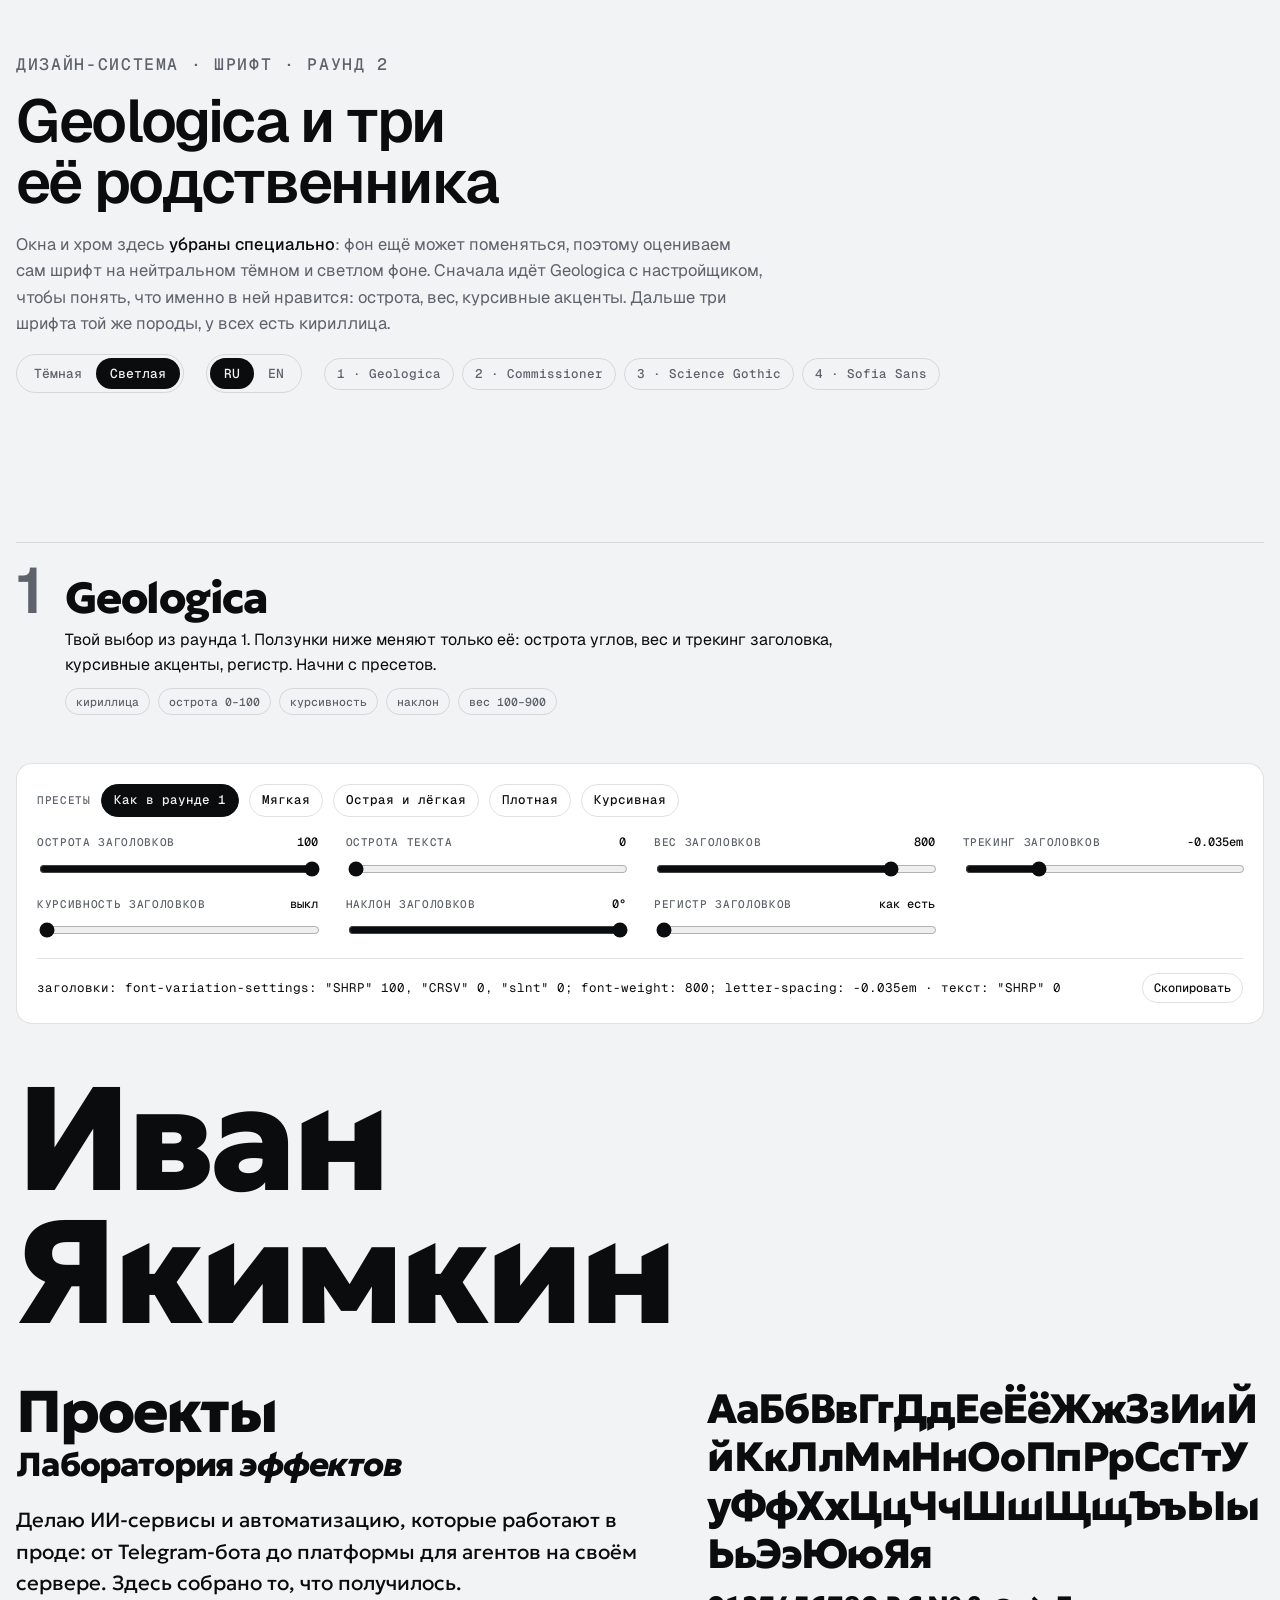
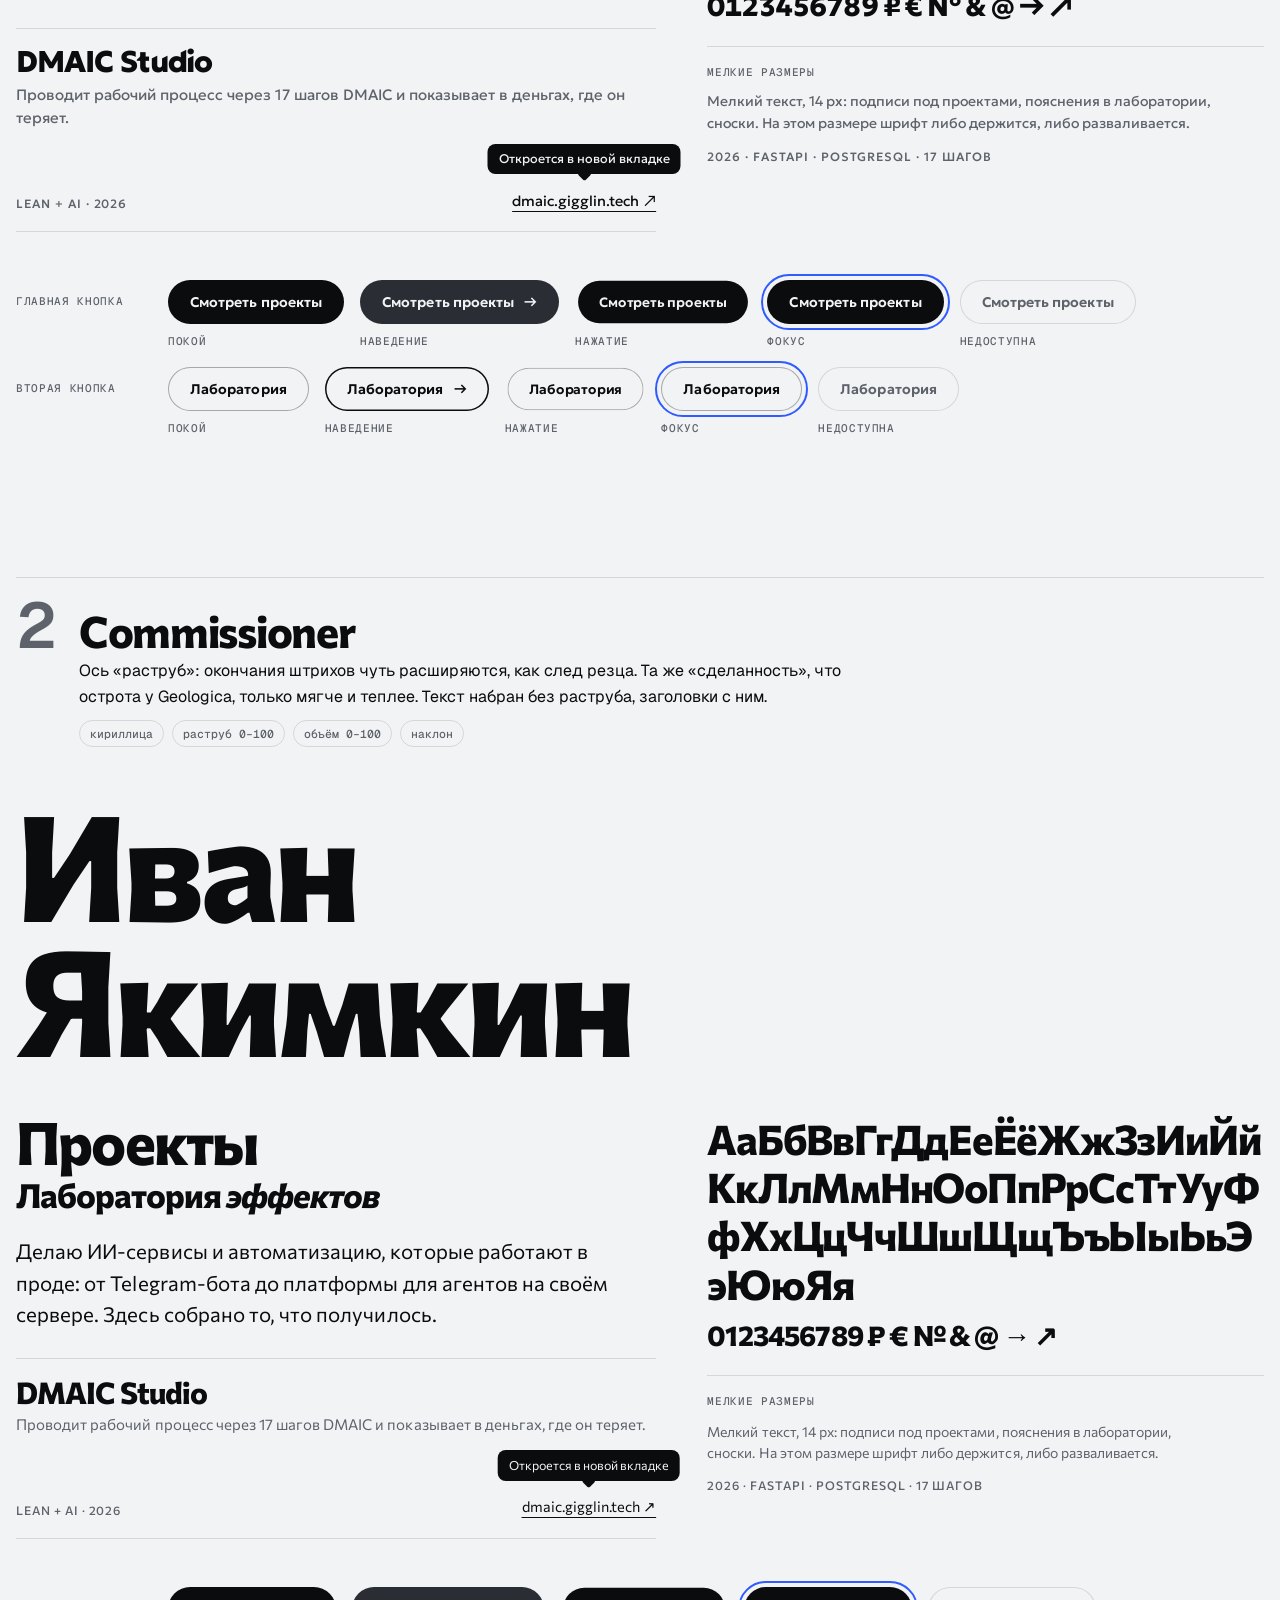
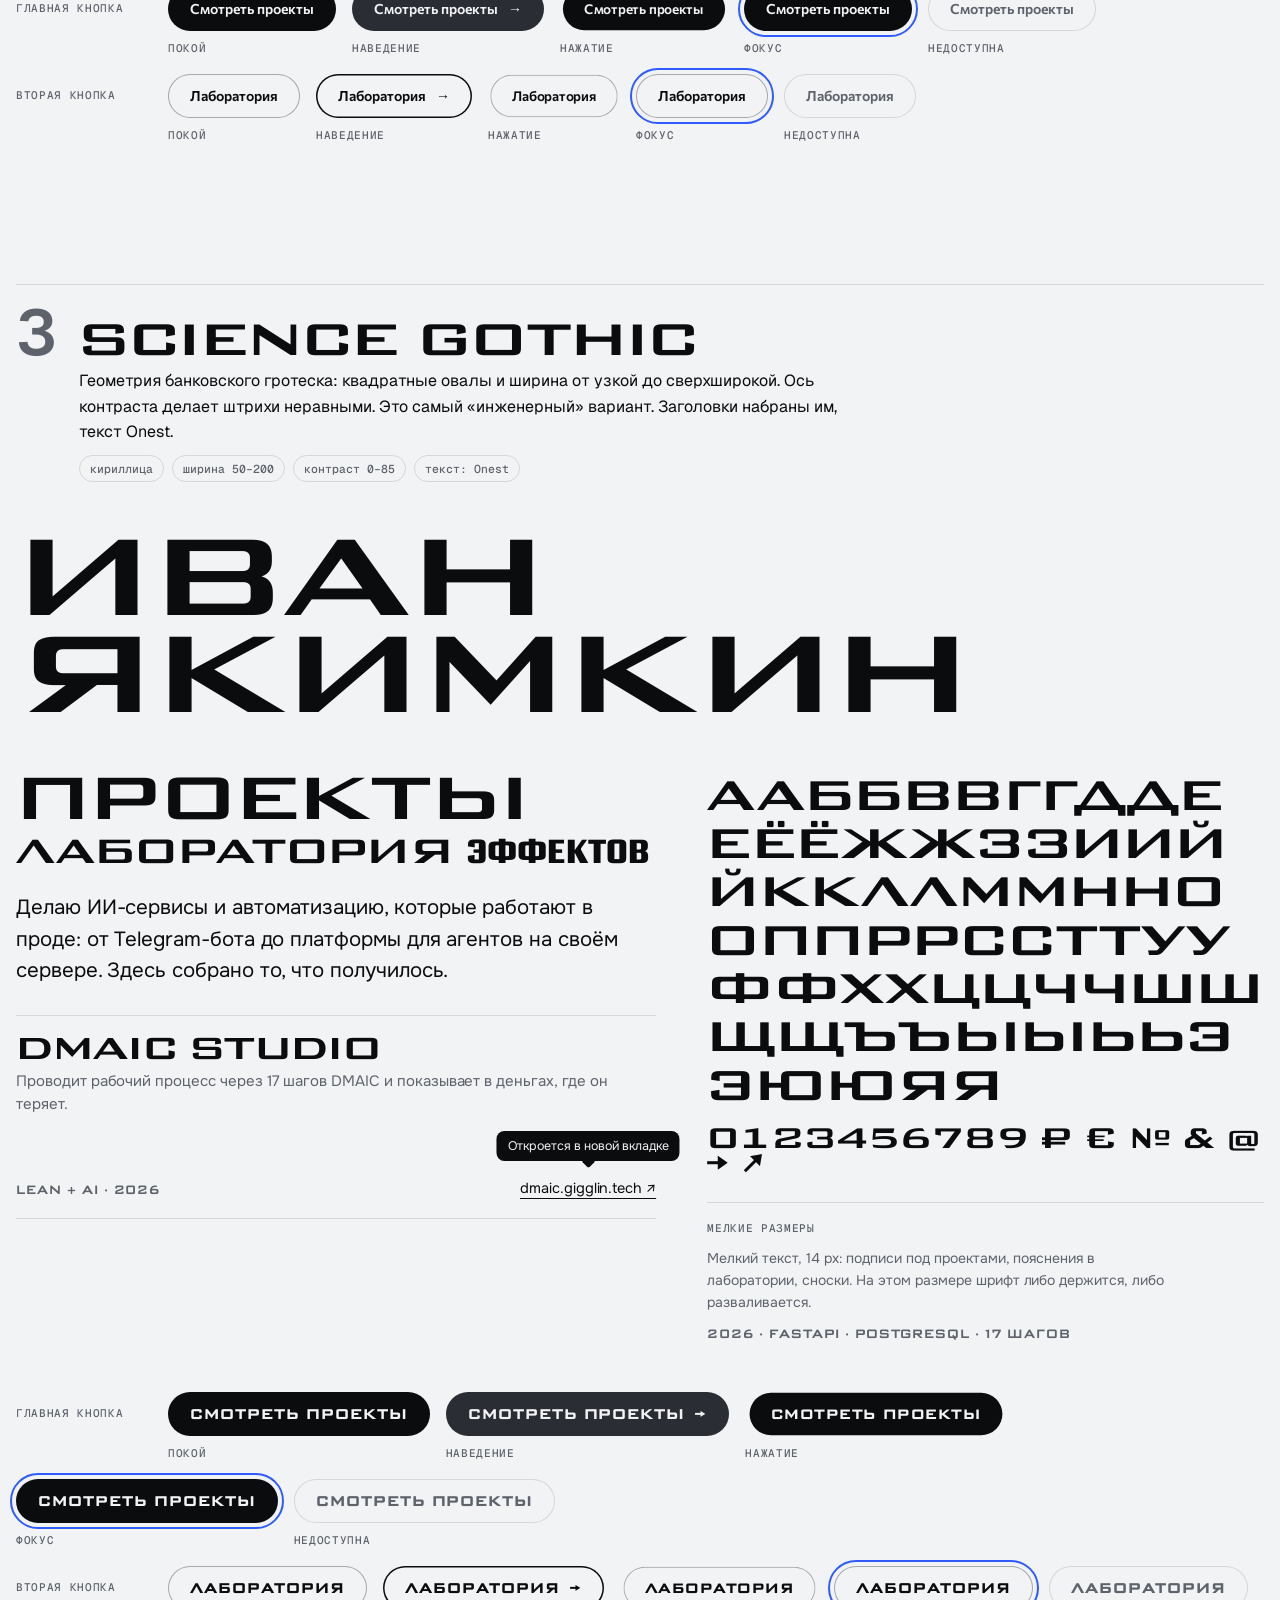
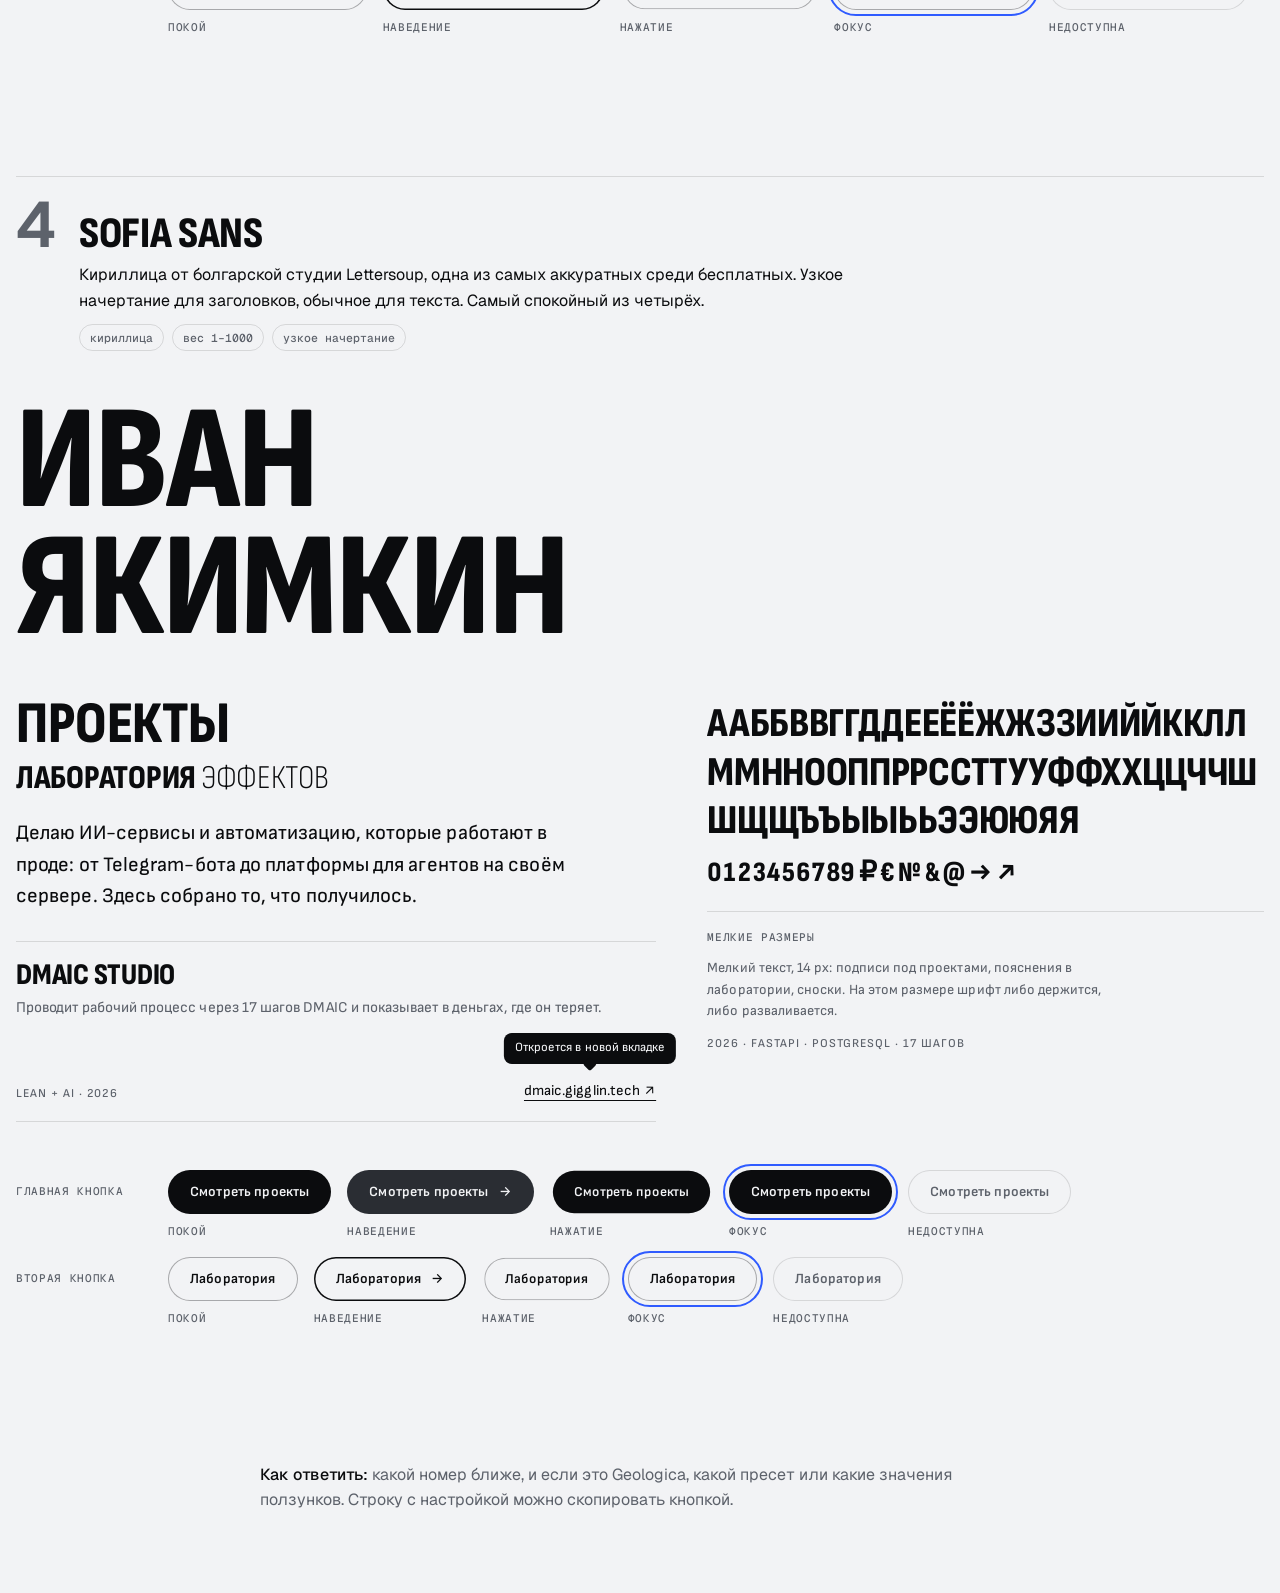
<file: design-system/rounds/08-type-round-2.html>
<!doctype html>
<html lang="ru">
<head>
<meta charset="utf-8">
<meta name="viewport" content="width=device-width,initial-scale=1,viewport-fit=cover">
</head>
<body style="margin:0">
<title>Шрифт, раунд 2</title>
<meta name="claude:viewport-fit-sides" content="cover">
<link rel="preconnect" href="https://fonts.googleapis.com">
<link rel="preconnect" href="https://fonts.gstatic.com" crossorigin>
<link rel="stylesheet" href="https://fonts.googleapis.com/css2?family=Geologica:slnt,wght,CRSV,SHRP@-12..0,100..900,0..1,0..100&family=Commissioner:slnt,wght,FLAR,VOLM@-12..0,100..900,0..100,0..100&family=Science+Gothic:slnt,wdth,wght,CTRS@-10..0,50..200,100..900,0..85&family=Sofia+Sans:wght@1..1000&family=Sofia+Sans+Condensed:wght@1..1000&family=Onest:wght@100..900&family=Geist:wght@400;500;600&family=Geist+Mono:wght@400;500&display=swap">
<style>
/* Layout: a neutral type lab, deliberately free of the window/chrome language (it may change).
   One column of four specimens: Geologica with a live tuner first, then three Cyrillic relatives.
   The shell (labels, controls, notes) is Geist so candidates stand apart. Light and dark themes,
   switchable, because the page background is still undecided. */
:root{
  --bg:#F2F3F5; --surface:#FFFFFF; --fg:#0B0C0E; --muted:#5D626B; --line:rgba(11,12,14,.12); --line-strong:rgba(11,12,14,.32); --focus:#2F5BFF; --hover:#2A2D33;
  --shell:"Geist", ui-sans-serif, system-ui, -apple-system, sans-serif;
  --mono:"Geist Mono", ui-monospace, "SF Mono", Menlo, monospace;
}
@media (prefers-color-scheme: dark){
  :root:not([data-theme="light"]){--bg:#0B0C0E; --surface:#15171B; --fg:#EEF0F3; --muted:#9AA0A9; --line:rgba(238,240,243,.13); --line-strong:rgba(238,240,243,.34); --focus:#8FA6FF; --hover:#D4D7DC; color-scheme:dark}
}
:root[data-theme="dark"]{--bg:#0B0C0E; --surface:#15171B; --fg:#EEF0F3; --muted:#9AA0A9; --line:rgba(238,240,243,.13); --line-strong:rgba(238,240,243,.34); --focus:#8FA6FF; --hover:#D4D7DC; color-scheme:dark}
*,*::before,*::after{box-sizing:border-box}
html{scroll-behavior:smooth}
body{background:var(--bg);color:var(--fg);margin:0;font:400 16px/1.6 var(--shell);-webkit-font-smoothing:antialiased;text-rendering:optimizeLegibility;transition:background .3s,color .3s}
:focus-visible{outline:2px solid var(--focus);outline-offset:3px}
.wrap{max-width:1320px;margin:0 auto;padding-left:max(16px,env(safe-area-inset-left,0px));padding-right:max(16px,env(safe-area-inset-right,0px))}
.meta-l{font:500 11px/1.35 var(--mono);letter-spacing:.06em;text-transform:uppercase;color:var(--muted)}

/* ---------- shell ---------- */
.intro{padding-block:56px 8px;display:grid;gap:18px}
.eyebrow{margin:0;font:500 12px/1 var(--mono);letter-spacing:.1em;text-transform:uppercase;color:var(--muted)}
.intro h1{margin:0;font:600 clamp(34px,5vw,60px)/1.02 var(--shell);letter-spacing:-.03em;text-wrap:balance;max-width:20ch}
.intro p{margin:0;color:var(--muted);max-width:68ch;font-size:16.5px}
.intro p b{color:var(--fg);font-weight:500}
.toolbar{display:flex;flex-wrap:wrap;align-items:center;gap:12px 22px}
.seg{display:inline-flex;border:1px solid var(--line);border-radius:999px;padding:3px}
.seg button{border:0;background:transparent;color:var(--muted);font:500 13px/1 var(--mono);padding:9px 14px;border-radius:999px;cursor:pointer;transition:background .2s,color .2s}
.seg button:hover{color:var(--fg)}
.seg button[aria-pressed="true"]{background:var(--fg);color:var(--bg)}
.jump{display:flex;flex-wrap:wrap;gap:8px}
.jump a{font:500 12.5px/1 var(--mono);color:var(--muted);text-decoration:none;padding:9px 12px;border:1px solid var(--line);border-radius:999px}
.jump a:hover{color:var(--fg);border-color:var(--fg)}

/* ---------- candidate tokens ---------- */
.cand{--fd:var(--shell);--fdv:normal;--fdw:700;--fdt:0em;--fdcase:none;--fdlh:.9;--fdem:normal;--fdemv:normal;--fdemw:inherit;
  --fb:var(--shell);--fbv:normal;--fbw:400;--fbt:0em;--fui:var(--shell);--fuiv:normal;--fuiw:600;--fuit:0em;--fuicase:none}
.c-geo{--fd:"Geologica",ui-sans-serif,sans-serif;--fdv:"SHRP" 100,"CRSV" 0,"slnt" 0;--fdw:800;--fdt:-.035em;--fdlh:.9;--fdemv:"SHRP" 100,"CRSV" 1,"slnt" -12;
  --fb:"Geologica",ui-sans-serif,sans-serif;--fbv:"SHRP" 0,"CRSV" 0,"slnt" 0;--fui:"Geologica",ui-sans-serif,sans-serif;--fuiv:"SHRP" 60,"CRSV" 0,"slnt" 0;--fuiw:600;--fuit:.005em}
.c-com{--fd:"Commissioner",ui-sans-serif,sans-serif;--fdv:"FLAR" 100,"VOLM" 100,"slnt" 0;--fdw:740;--fdt:-.03em;--fdlh:.92;--fdemv:"FLAR" 100,"VOLM" 100,"slnt" -12;
  --fb:"Commissioner",ui-sans-serif,sans-serif;--fbv:"FLAR" 0,"VOLM" 0,"slnt" 0;--fbt:.002em;--fui:"Commissioner",ui-sans-serif,sans-serif;--fuiv:"FLAR" 50,"VOLM" 0,"slnt" 0;--fuiw:600}
.c-sci{--fd:"Science Gothic",ui-sans-serif,sans-serif;--fdv:"wdth" 150,"CTRS" 30,"slnt" 0;--fdw:700;--fdt:.005em;--fdcase:uppercase;--fdlh:.9;--fdemv:"wdth" 62,"CTRS" 30,"slnt" 0;
  --fb:"Onest",ui-sans-serif,sans-serif;--fbt:-.003em;--fui:"Science Gothic",ui-sans-serif,sans-serif;--fuiv:"wdth" 112,"CTRS" 0,"slnt" 0;--fuiw:600;--fuit:.07em;--fuicase:uppercase}
.c-sof{--fd:"Sofia Sans Condensed",ui-sans-serif,sans-serif;--fdw:820;--fdt:-.008em;--fdcase:uppercase;--fdlh:.86;--fdemw:300;
  --fb:"Sofia Sans",ui-sans-serif,sans-serif;--fbt:.004em;--fbw:420;--fui:"Sofia Sans",ui-sans-serif,sans-serif;--fuiw:650;--fuit:.01em}
.disp{font-family:var(--fd);font-variation-settings:var(--fdv);font-weight:var(--fdw);letter-spacing:var(--fdt);text-transform:var(--fdcase);line-height:var(--fdlh)}
.disp em{font-style:var(--fdem);font-variation-settings:var(--fdemv);font-weight:var(--fdemw)}
.body{font-family:var(--fb);font-variation-settings:var(--fbv);font-weight:var(--fbw);letter-spacing:var(--fbt);font-optical-sizing:auto}
.ui{font-family:var(--fui);font-variation-settings:var(--fuiv);font-weight:var(--fuiw);letter-spacing:var(--fuit);text-transform:var(--fuicase)}
.cap{font-family:var(--fui);font-variation-settings:var(--fuiv);font-weight:500;font-size:12px;letter-spacing:.08em;text-transform:uppercase;color:var(--muted)}

/* ---------- candidate layout ---------- */
.cand{padding-top:clamp(96px,11vw,160px);display:grid;gap:clamp(28px,4vw,48px)}
.cand-head{display:grid;grid-template-columns:auto minmax(0,1fr);gap:6px 22px;align-items:baseline;border-top:1px solid var(--line);padding-top:22px}
.num{grid-row:span 3;font:600 clamp(40px,5vw,64px)/.8 var(--shell);color:var(--muted)}
.cand-title{margin:0;font-size:clamp(28px,3.4vw,44px);line-height:1}
.cand-char{margin:0;max-width:72ch;font-size:16px}
.cand-tags{display:flex;flex-wrap:wrap;gap:8px;margin:4px 0 0;padding:0;list-style:none}
.cand-tags li{font:500 11.5px/1 var(--mono);padding:7px 10px;border:1px solid var(--line);border-radius:999px;color:var(--muted)}
.name{margin:0;font-size:clamp(60px,11.5vw,172px);min-width:0;overflow-wrap:anywhere}
.c-sci .name{font-size:clamp(44px,8.4vw,124px)}
.grid2{display:grid;grid-template-columns:minmax(0,1.15fr) minmax(0,1fr);gap:clamp(28px,4vw,72px)}
@media (max-width:880px){.grid2{grid-template-columns:minmax(0,1fr)}}
.h1{margin:0 0 10px;font-size:clamp(38px,4.6vw,60px)}
.h2{margin:0 0 22px;font-size:clamp(24px,2.6vw,34px);line-height:1.05}
.para{margin:0 0 28px;font-size:clamp(18px,1.6vw,21px);line-height:1.55;max-width:46ch}
.proj{display:grid;gap:6px;padding:18px 0;border-top:1px solid var(--line);border-bottom:1px solid var(--line)}
.proj h4{margin:0;font-size:clamp(24px,2.4vw,30px);line-height:1}
.proj p{margin:0;color:var(--muted);font-size:15px;line-height:1.55}
.proj .row{display:flex;flex-wrap:wrap;justify-content:space-between;align-items:flex-end;gap:10px 20px;margin-top:8px}
.lnk{color:var(--fg);text-decoration:underline;text-decoration-thickness:1px;text-underline-offset:5px;font-size:14.5px;transition:text-decoration-thickness .2s}
.lnk:hover{text-decoration-thickness:2px}
.tipwrap{position:relative;display:inline-block;padding-top:44px}
.tip{position:absolute;left:50%;top:0;transform:translateX(-50%);white-space:nowrap;background:var(--fg);color:var(--bg);font-size:12.5px;line-height:1;padding:9px 11px;border-radius:8px}
.tip::after{content:"";position:absolute;left:50%;bottom:-5px;width:10px;height:10px;margin-left:-5px;background:var(--fg);transform:rotate(45deg);border-radius:2px}
.glyphs{margin:0;font-size:clamp(30px,3.2vw,42px);line-height:1.18;overflow-wrap:anywhere}
.nums{margin:16px 0 0;font-size:clamp(22px,2.2vw,28px);font-variant-numeric:tabular-nums}
.small{display:grid;gap:12px;margin-top:26px;padding-top:18px;border-top:1px solid var(--line)}
.small .s14{margin:0;font-size:14px;line-height:1.55;color:var(--muted);max-width:52ch}
.small .s12{margin:0}

/* buttons, neutral: they must survive any background decision */
.states{display:grid;gap:18px}
.st-row{display:flex;flex-wrap:wrap;gap:18px 16px;align-items:flex-start}
.st-row > .meta-l{flex:0 0 8.5rem;padding-top:14px}
@media (max-width:700px){.st-row > .meta-l{flex-basis:100%;padding-top:0}}
.st{display:grid;gap:10px;justify-items:start}
.btn{position:relative;display:inline-flex;align-items:center;border:0;border-radius:999px;padding:15px 22px;font-size:14px;line-height:1;cursor:pointer;text-decoration:none;white-space:nowrap;transition:background .25s,color .25s,box-shadow .25s,transform .25s cubic-bezier(.2,.8,.2,1)}
.btn .arr{display:inline-block;max-width:0;opacity:0;overflow:hidden;transition:max-width .35s cubic-bezier(.2,.8,.2,1),opacity .25s,margin .35s;margin-left:0}
.btn:hover .arr,.btn.is-hover .arr{max-width:1.2em;opacity:1;margin-left:10px}
.btn:active,.btn.is-press{transform:scale(.965)}
.btn:focus-visible,.btn.is-focus{outline:2px solid var(--focus);outline-offset:4px}
.b1{background:var(--fg);color:var(--bg)}
.b1:hover,.b1.is-hover{background:var(--hover)}
.b2{background:transparent;color:var(--fg);box-shadow:inset 0 0 0 1px var(--line-strong)}
.b2:hover,.b2.is-hover{box-shadow:inset 0 0 0 1.5px var(--fg)}
.btn.is-off{background:transparent;color:var(--muted);box-shadow:inset 0 0 0 1px var(--line);cursor:not-allowed;transform:none}
.btn.is-off .arr{display:none}

/* Geologica tuner */
.tuner{display:grid;grid-template-columns:repeat(auto-fit,minmax(220px,1fr));gap:18px 28px;padding:20px;border:1px solid var(--line);border-radius:16px;background:var(--surface)}
.tn{display:grid;gap:8px}
.tn-h{display:flex;justify-content:space-between;gap:10px}
.tn-h output{font:500 12px/1.3 var(--mono);color:var(--fg)}
.tn input[type="range"]{width:100%;accent-color:var(--fg)}
.presets{grid-column:1 / -1;display:flex;flex-wrap:wrap;align-items:center;gap:8px 10px}
.presets button{border:1px solid var(--line);background:transparent;color:var(--fg);font:500 12.5px/1 var(--mono);padding:9px 12px;border-radius:999px;cursor:pointer}
.presets button:hover{border-color:var(--fg)}
.presets button[aria-pressed="true"]{background:var(--fg);color:var(--bg);border-color:var(--fg)}
.code{grid-column:1 / -1;display:flex;flex-wrap:wrap;align-items:center;gap:10px 14px;padding-top:14px;border-top:1px solid var(--line)}
.code code{font:400 12.5px/1.5 var(--mono);color:var(--fg);overflow-wrap:anywhere;flex:1 1 320px;min-width:0}
.code button{border:1px solid var(--line);background:transparent;color:var(--fg);font:500 12px/1 var(--mono);padding:8px 11px;border-radius:999px;cursor:pointer}

.foot{padding-block:120px 64px;color:var(--muted);max-width:72ch}
.foot b{color:var(--fg);font-weight:500}
@media (prefers-reduced-motion: reduce){html{scroll-behavior:auto}body,.btn,.btn .arr{transition:none}}
</style>

<header class="wrap intro">
  <p class="eyebrow">Дизайн-система · шрифт · раунд 2</p>
  <h1>Geologica и три её родственника</h1>
  <p>Окна и хром здесь <b>убраны специально</b>: фон ещё может поменяться, поэтому оцениваем сам шрифт на нейтральном тёмном и светлом фоне. Сначала идёт Geologica с настройщиком, чтобы понять, что именно в ней нравится: острота, вес, курсивные акценты. Дальше три шрифта той же породы, у всех есть кириллица.</p>
  <div class="toolbar">
    <div class="seg" role="group" aria-label="Тема"><button type="button" data-theme-set="dark">Тёмная</button><button type="button" data-theme-set="light">Светлая</button></div>
    <div class="seg" role="group" aria-label="Язык образцов"><button type="button" data-lang="ru" aria-pressed="true">RU</button><button type="button" data-lang="en" aria-pressed="false">EN</button></div>
    <nav class="jump" aria-label="Кандидаты"><a href="#c1">1 · Geologica</a><a href="#c2">2 · Commissioner</a><a href="#c3">3 · Science Gothic</a><a href="#c4">4 · Sofia Sans</a></nav>
  </div>
</header>

<main class="wrap" id="cands"></main>

<footer class="wrap foot">
  <p><b>Как ответить:</b> какой номер ближе, и если это Geologica, какой пресет или какие значения ползунков. Строку с настройкой можно скопировать кнопкой.</p>
</footer>

<script>
(() => {
"use strict";
const T = {
  ru: {
    name: "Иван<br>Якимкин", h1: "Проекты", h2: "Лаборатория <em>эффектов</em>",
    about: "Делаю ИИ-сервисы и автоматизацию, которые работают в проде: от Telegram-бота до платформы для агентов на своём сервере. Здесь собрано то, что получилось.",
    projLine: "Проводит рабочий процесс через 17 шагов DMAIC и показывает в деньгах, где он теряет.",
    small: "Мелкий текст, 14 px: подписи под проектами, пояснения в лаборатории, сноски. На этом размере шрифт либо держится, либо разваливается.",
    btn: "Смотреть проекты", btn2: "Лаборатория", tip: "Откроется в новой вкладке",
    glyphs: "АаБбВвГгДдЕеЁёЖжЗзИиЙйКкЛлМмНнОоПпРрСсТтУуФфХхЦцЧчШшЩщЪъЫыЬьЭэЮюЯя"
  },
  en: {
    name: "Ivan<br>Yakimkin", h1: "Projects", h2: "The effects <em>lab</em>",
    about: "I build AI services and automation that run in production, from a Telegram bot to a self-hosted agent platform. This page collects what came out of it.",
    projLine: "Walks a work process through the 17 steps of DMAIC and shows in money where it loses.",
    small: "Small text, 14 px: captions under projects, notes in the lab, footnotes. At this size a typeface either holds up or falls apart.",
    btn: "See the projects", btn2: "The lab", tip: "Opens in a new tab",
    glyphs: "AaBbCcDdEeFfGgHhIiJjKkLlMmNnOoPpQqRrSsTtUuVvWwXxYyZz"
  }
};
const CANDS = [
  { id: "c1", cls: "c-geo", title: "Geologica", tuner: true,
    char: "Твой выбор из раунда 1. Ползунки ниже меняют только её: острота углов, вес и трекинг заголовка, курсивные акценты, регистр. Начни с пресетов.",
    tags: ["кириллица", "острота 0–100", "курсивность", "наклон", "вес 100–900"] },
  { id: "c2", cls: "c-com", title: "Commissioner",
    char: "Ось «раструб»: окончания штрихов чуть расширяются, как след резца. Та же «сделанность», что острота у Geologica, только мягче и теплее. Текст набран без раструба, заголовки с ним.",
    tags: ["кириллица", "раструб 0–100", "объём 0–100", "наклон"] },
  { id: "c3", cls: "c-sci", title: "Science Gothic",
    char: "Геометрия банковского гротеска: квадратные овалы и ширина от узкой до сверхширокой. Ось контраста делает штрихи неравными. Это самый «инженерный» вариант. Заголовки набраны им, текст Onest.",
    tags: ["кириллица", "ширина 50–200", "контраст 0–85", "текст: Onest"] },
  { id: "c4", cls: "c-sof", title: "Sofia Sans",
    char: "Кириллица от болгарской студии Lettersoup, одна из самых аккуратных среди бесплатных. Узкое начертание для заголовков, обычное для текста. Самый спокойный из четырёх.",
    tags: ["кириллица", "вес 1–1000", "узкое начертание"] }
];
const STATES = ["Покой", "Наведение", "Нажатие", "Фокус", "Недоступна"];
const ST_CLS = ["", "is-hover", "is-press", "is-focus", "is-off"];

const tunerHTML = `
  <div class="tuner" id="tuner">
    <div class="presets" role="group" aria-label="Пресеты">
      <span class="meta-l">Пресеты</span>
      <button type="button" data-preset="r1" aria-pressed="true">Как в раунде 1</button>
      <button type="button" data-preset="soft" aria-pressed="false">Мягкая</button>
      <button type="button" data-preset="sharpLight" aria-pressed="false">Острая и лёгкая</button>
      <button type="button" data-preset="dense" aria-pressed="false">Плотная</button>
      <button type="button" data-preset="cursive" aria-pressed="false">Курсивная</button>
    </div>
    <label class="tn"><span class="tn-h"><span class="meta-l">Острота заголовков</span><output id="o-dshrp"></output></span><input type="range" id="t-dshrp" min="0" max="100" step="1"></label>
    <label class="tn"><span class="tn-h"><span class="meta-l">Острота текста</span><output id="o-bshrp"></output></span><input type="range" id="t-bshrp" min="0" max="100" step="1"></label>
    <label class="tn"><span class="tn-h"><span class="meta-l">Вес заголовков</span><output id="o-dwght"></output></span><input type="range" id="t-dwght" min="200" max="900" step="10"></label>
    <label class="tn"><span class="tn-h"><span class="meta-l">Трекинг заголовков</span><output id="o-dtrack"></output></span><input type="range" id="t-dtrack" min="-60" max="40" step="1"></label>
    <label class="tn"><span class="tn-h"><span class="meta-l">Курсивность заголовков</span><output id="o-dcrsv"></output></span><input type="range" id="t-dcrsv" min="0" max="1" step="1"></label>
    <label class="tn"><span class="tn-h"><span class="meta-l">Наклон заголовков</span><output id="o-dslnt"></output></span><input type="range" id="t-dslnt" min="-12" max="0" step="1"></label>
    <label class="tn"><span class="tn-h"><span class="meta-l">Регистр заголовков</span><output id="o-dcase"></output></span><input type="range" id="t-dcase" min="0" max="1" step="1"></label>
    <div class="code"><code id="t-code"></code><button type="button" id="t-copy">Скопировать</button></div>
  </div>`;

function candHTML(c, i) {
  const prim = STATES.map((s, k) => `<div class="st"><a class="btn b1 ui ${ST_CLS[k]}" href="#${c.id}"${k === 4 ? ' aria-disabled="true"' : ""}><span data-t="btn"></span><span class="arr" aria-hidden="true">→</span></a><span class="meta-l">${s}</span></div>`).join("");
  const sec = STATES.map((s, k) => `<div class="st"><a class="btn b2 ui ${ST_CLS[k]}" href="#${c.id}"${k === 4 ? ' aria-disabled="true"' : ""}><span data-t="btn2"></span><span class="arr" aria-hidden="true">→</span></a><span class="meta-l">${s}</span></div>`).join("");
  return `
  <section class="cand ${c.cls}" id="${c.id}" aria-labelledby="${c.id}-h">
    <header class="cand-head">
      <span class="num">${i + 1}</span>
      <h2 class="cand-title disp" id="${c.id}-h">${c.title}</h2>
      <p class="cand-char">${c.char}</p>
      <ul class="cand-tags">${c.tags.map((t) => `<li>${t}</li>`).join("")}</ul>
    </header>
    ${c.tuner ? tunerHTML : ""}
    <h3 class="name disp" data-t="name"></h3>
    <div class="grid2">
      <div>
        <p class="h1 disp" data-t="h1"></p>
        <p class="h2 disp" data-t="h2"></p>
        <p class="para body" data-t="about"></p>
        <div class="proj">
          <h4 class="disp">DMAIC Studio</h4>
          <p class="body" data-t="projLine"></p>
          <div class="row"><span class="cap">Lean + AI · 2026</span><span class="tipwrap"><span class="tip body" role="tooltip" data-t="tip"></span><a class="lnk body" href="#${c.id}">dmaic.gigglin.tech ↗</a></span></div>
        </div>
      </div>
      <div>
        <p class="glyphs disp" data-t="glyphs"></p>
        <p class="nums disp">0123456789 ₽ € № &amp; @ → ↗</p>
        <div class="small"><span class="meta-l">Мелкие размеры</span><p class="s14 body" data-t="small"></p><p class="s12 cap">2026 · FastAPI · PostgreSQL · 17 шагов</p></div>
      </div>
    </div>
    <div class="states">
      <div class="st-row"><span class="meta-l">Главная кнопка</span>${prim}</div>
      <div class="st-row"><span class="meta-l">Вторая кнопка</span>${sec}</div>
    </div>
  </section>`;
}
document.getElementById("cands").innerHTML = CANDS.map(candHTML).join("");
document.querySelectorAll('[aria-disabled="true"]').forEach((a) => a.addEventListener("click", (e) => e.preventDefault()));

/* ---------- Geologica tuner ---------- */
const PRESETS = {
  r1:         { dshrp: 100, bshrp: 0,  dwght: 800, dtrack: -35, dcrsv: 0, dslnt: 0,   dcase: 0 },
  soft:       { dshrp: 0,   bshrp: 0,  dwght: 700, dtrack: -30, dcrsv: 0, dslnt: 0,   dcase: 0 },
  sharpLight: { dshrp: 100, bshrp: 40, dwght: 320, dtrack: -45, dcrsv: 0, dslnt: 0,   dcase: 0 },
  dense:      { dshrp: 70,  bshrp: 20, dwght: 900, dtrack: -55, dcrsv: 0, dslnt: 0,   dcase: 1 },
  cursive:    { dshrp: 100, bshrp: 0,  dwght: 600, dtrack: -25, dcrsv: 1, dslnt: -12, dcase: 0 }
};
const geo = document.getElementById("c1");
const ids = ["dshrp", "bshrp", "dwght", "dtrack", "dcrsv", "dslnt", "dcase"];
const inp = Object.fromEntries(ids.map((k) => [k, document.getElementById("t-" + k)]));
const out = Object.fromEntries(ids.map((k) => [k, document.getElementById("o-" + k)]));
const codeEl = document.getElementById("t-code");
function applyTuner() {
  const v = Object.fromEntries(ids.map((k) => [k, Number(inp[k].value)]));
  const dvs = `"SHRP" ${v.dshrp}, "CRSV" ${v.dcrsv}, "slnt" ${v.dslnt}`;
  const tr = (v.dtrack / 1000).toFixed(3) + "em";
  geo.style.setProperty("--fdv", dvs);
  geo.style.setProperty("--fdw", String(v.dwght));
  geo.style.setProperty("--fdt", tr);
  geo.style.setProperty("--fdcase", v.dcase ? "uppercase" : "none");
  geo.style.setProperty("--fdemv", `"SHRP" ${v.dshrp}, "CRSV" 1, "slnt" -12`);
  geo.style.setProperty("--fbv", `"SHRP" ${v.bshrp}, "CRSV" 0, "slnt" 0`);
  out.dshrp.textContent = v.dshrp; out.bshrp.textContent = v.bshrp; out.dwght.textContent = v.dwght;
  out.dtrack.textContent = tr; out.dcrsv.textContent = v.dcrsv ? "вкл" : "выкл"; out.dslnt.textContent = v.dslnt + "°";
  out.dcase.textContent = v.dcase ? "прописные" : "как есть";
  codeEl.textContent = `заголовки: font-variation-settings: ${dvs}; font-weight: ${v.dwght}; letter-spacing: ${tr}${v.dcase ? "; text-transform: uppercase" : ""} · текст: "SHRP" ${v.bshrp}`;
}
function setPreset(name) {
  const p = PRESETS[name]; ids.forEach((k) => { inp[k].value = p[k]; });
  document.querySelectorAll("[data-preset]").forEach((b) => b.setAttribute("aria-pressed", String(b.dataset.preset === name)));
  applyTuner();
}
ids.forEach((k) => inp[k].addEventListener("input", () => {
  document.querySelectorAll("[data-preset]").forEach((b) => b.setAttribute("aria-pressed", "false"));
  applyTuner();
}));
document.querySelectorAll("[data-preset]").forEach((b) => b.addEventListener("click", () => setPreset(b.dataset.preset)));
setPreset("r1");
const copyBtn = document.getElementById("t-copy");
copyBtn.addEventListener("click", () => {
  const done = () => { copyBtn.textContent = "Скопировано"; setTimeout(() => { copyBtn.textContent = "Скопировать"; }, 1500); };
  const manual = () => { const r = document.createRange(); r.selectNodeContents(codeEl); const s = window.getSelection(); s.removeAllRanges(); s.addRange(r); copyBtn.textContent = "Выделено, нажми ⌘C"; };
  try { navigator.clipboard.writeText(codeEl.textContent).then(done, manual); } catch (e) { manual(); }
});

/* ---------- language and theme ---------- */
const langBtns = Array.from(document.querySelectorAll("[data-lang]"));
function setLang(lang) {
  document.querySelectorAll("[data-t]").forEach((el) => { const v = T[lang][el.dataset.t]; if (v != null) el.innerHTML = v; });
  langBtns.forEach((b) => b.setAttribute("aria-pressed", String(b.dataset.lang === lang)));
  document.documentElement.lang = lang;
}
langBtns.forEach((b) => b.addEventListener("click", () => setLang(b.dataset.lang)));
setLang("ru");
const themeBtns = Array.from(document.querySelectorAll("[data-theme-set]"));
const sysDark = window.matchMedia("(prefers-color-scheme: dark)");
function currentTheme() { return document.documentElement.dataset.theme || (sysDark.matches ? "dark" : "light"); }
function paintThemeBtns() { const t = currentTheme(); themeBtns.forEach((b) => b.setAttribute("aria-pressed", String(b.dataset.themeSet === t))); }
themeBtns.forEach((b) => b.addEventListener("click", () => { document.documentElement.dataset.theme = b.dataset.themeSet; paintThemeBtns(); }));
sysDark.addEventListener("change", paintThemeBtns);
new MutationObserver(paintThemeBtns).observe(document.documentElement, { attributes: true, attributeFilter: ["data-theme"] });
paintThemeBtns();
})();
</script>

</body>
</html>
</file>
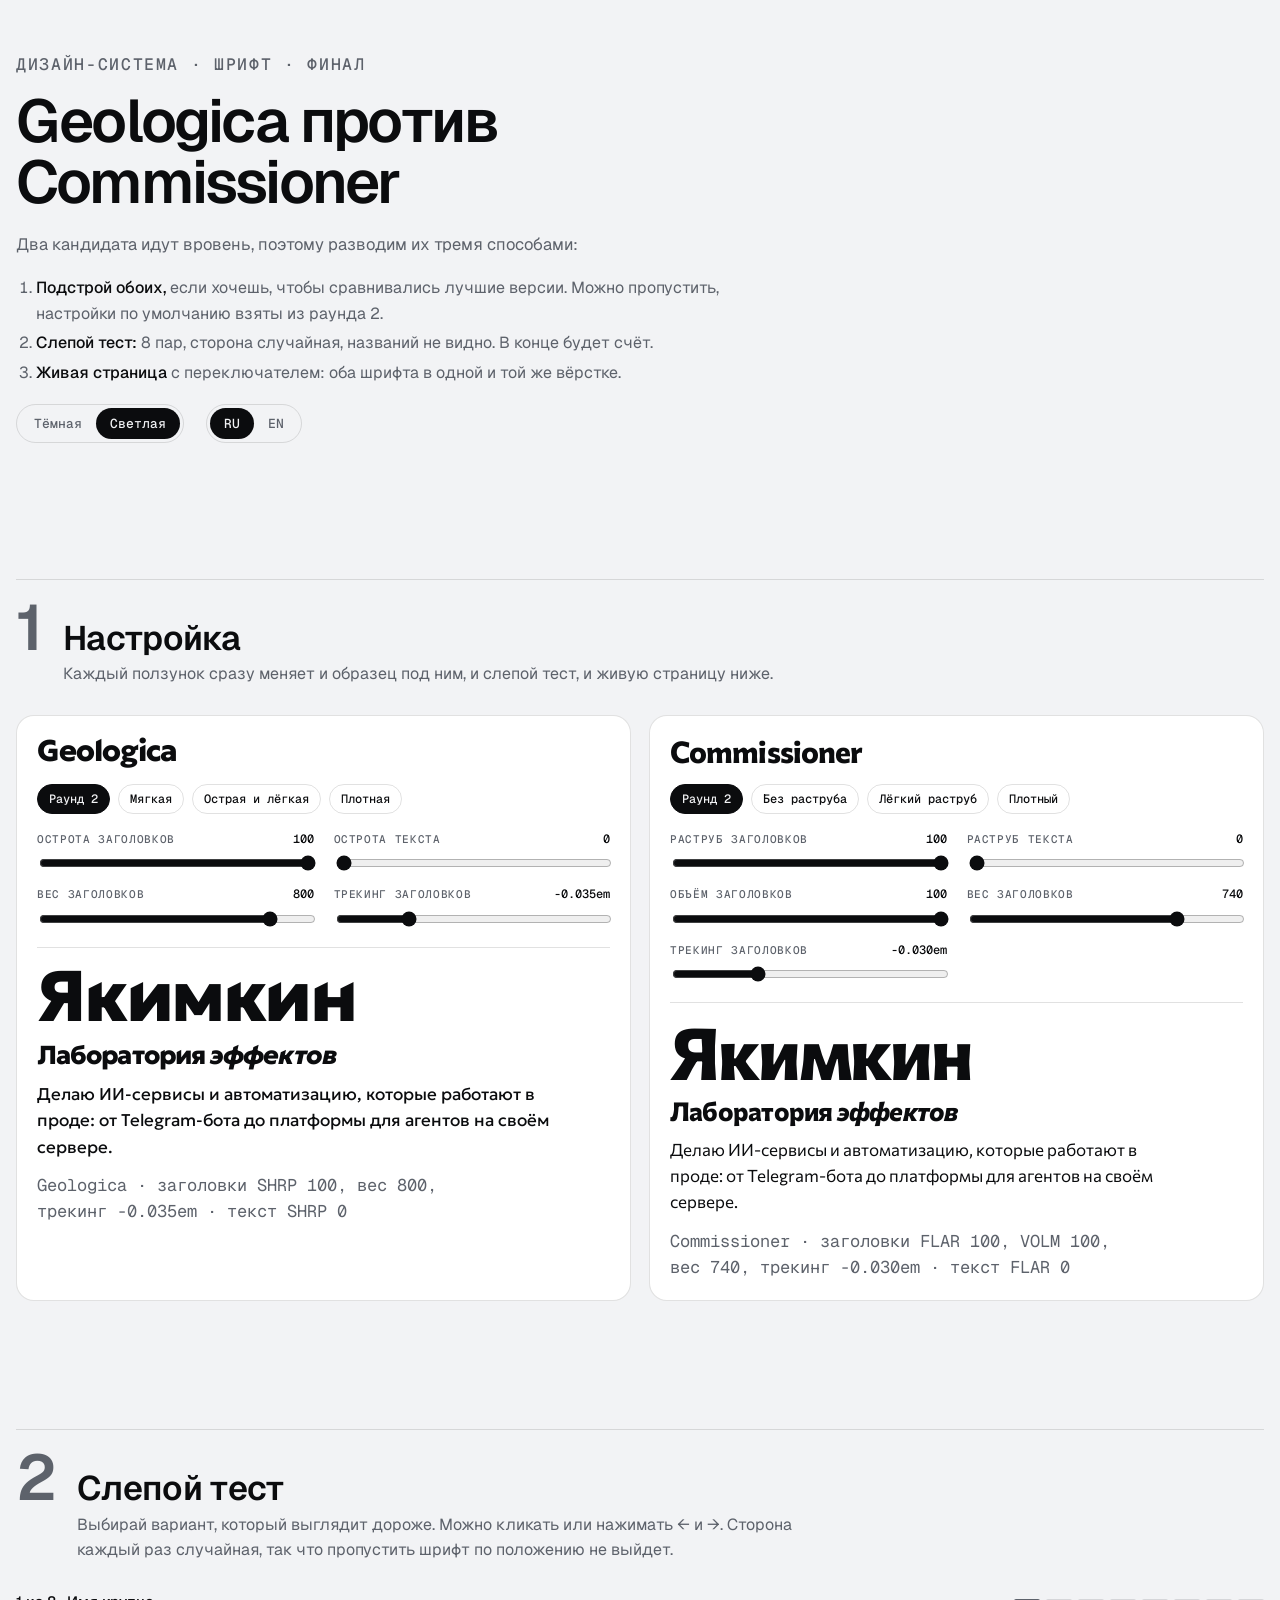
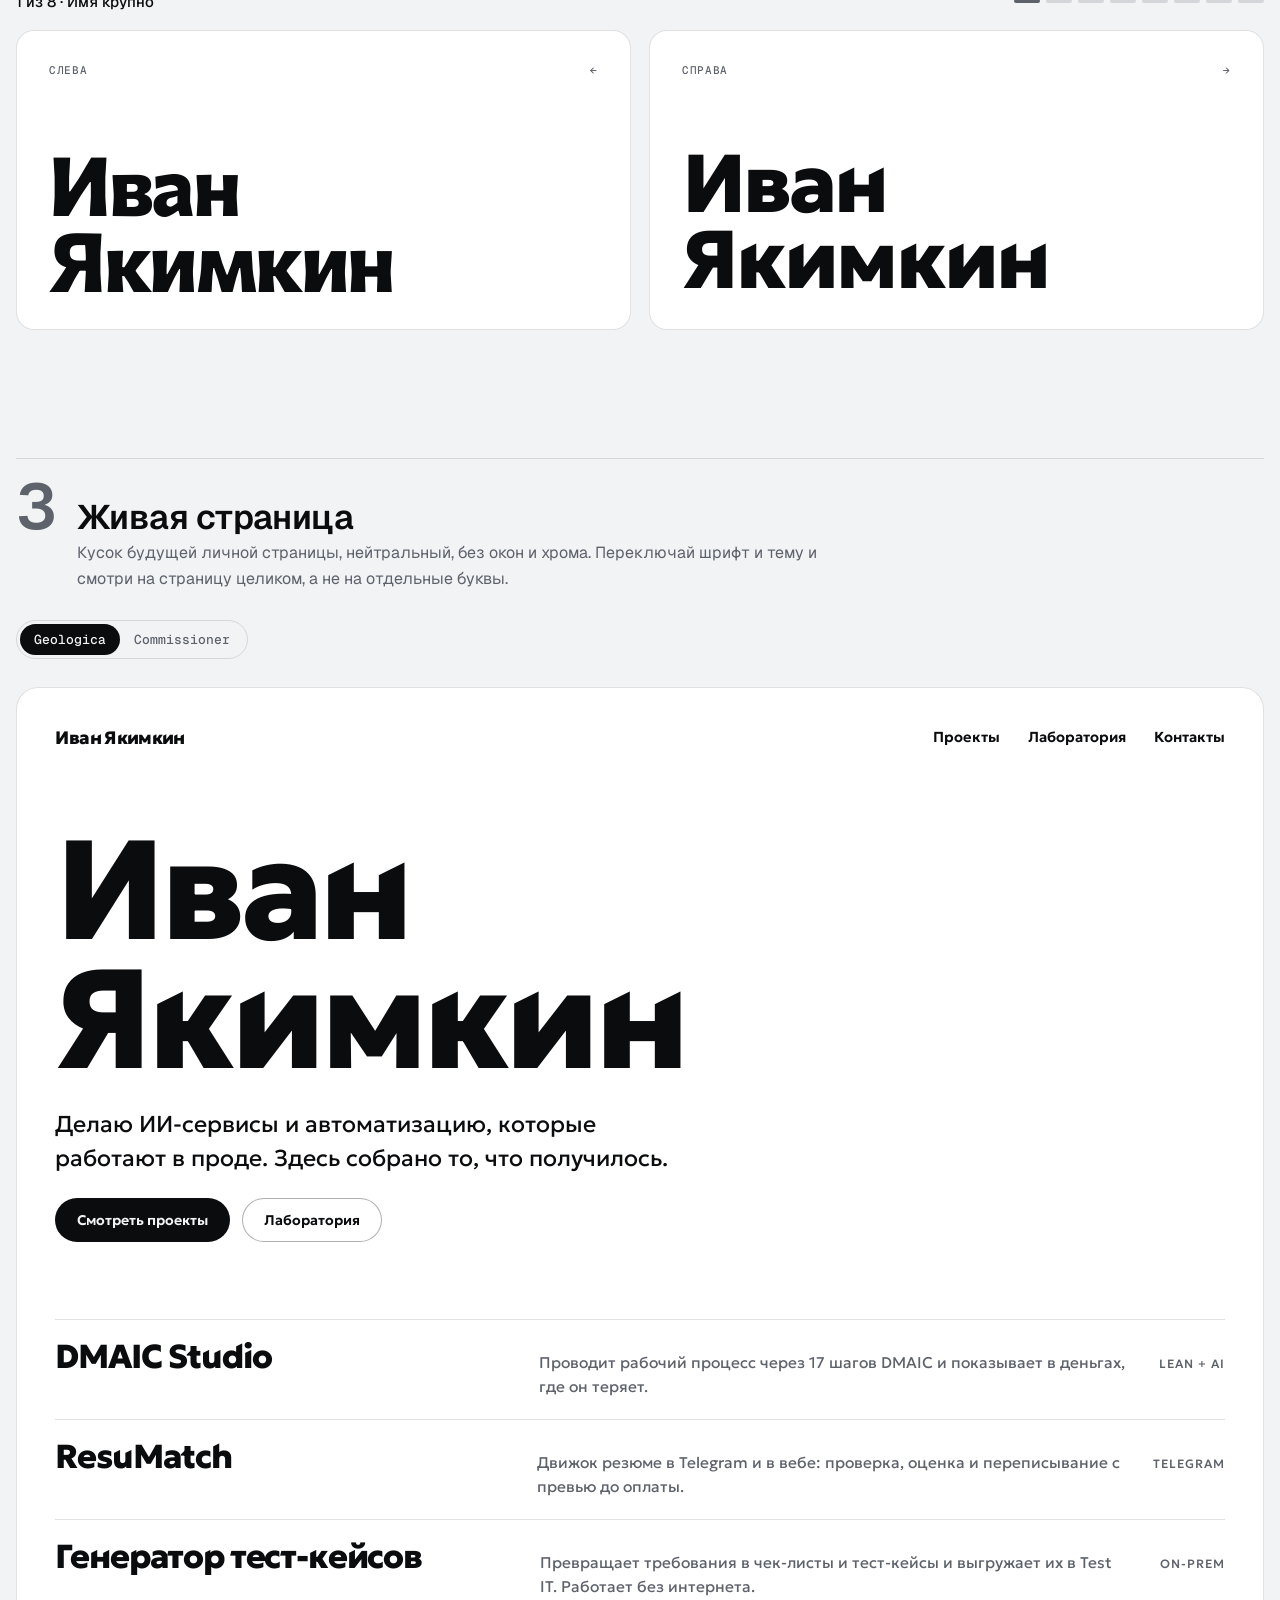
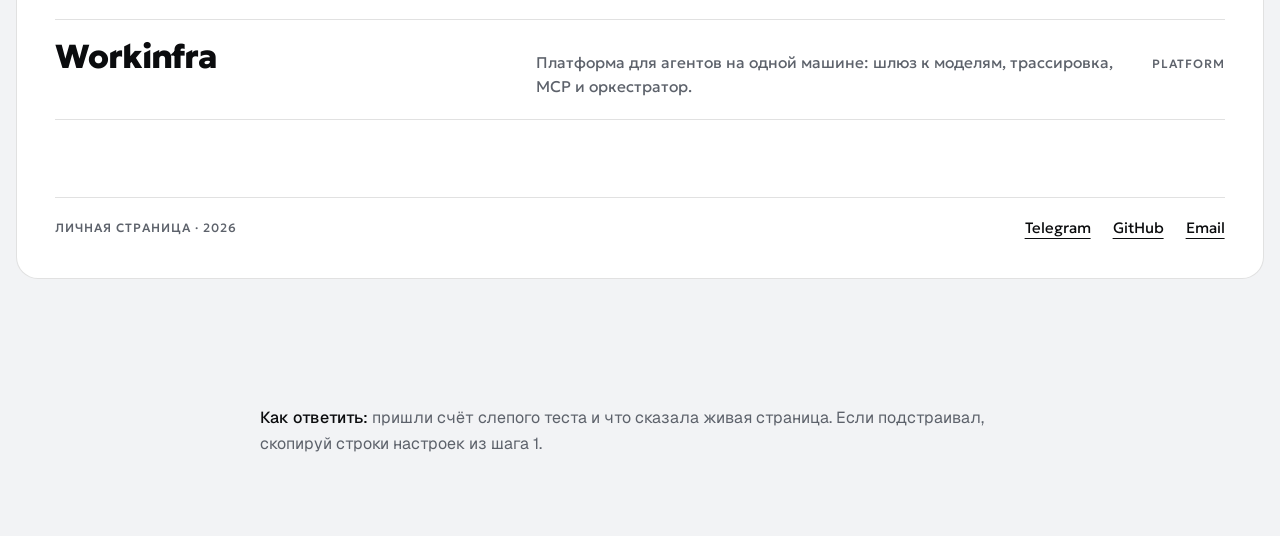
<file: design-system/rounds/09-type-final.html>
<!doctype html>
<html lang="ru">
<head>
<meta charset="utf-8">
<meta name="viewport" content="width=device-width,initial-scale=1,viewport-fit=cover">
</head>
<body style="margin:0">
<title>Шрифт, финал</title>
<meta name="claude:viewport-fit-sides" content="cover">
<link rel="preconnect" href="https://fonts.googleapis.com">
<link rel="preconnect" href="https://fonts.gstatic.com" crossorigin>
<link rel="stylesheet" href="https://fonts.googleapis.com/css2?family=Geologica:slnt,wght,CRSV,SHRP@-12..0,100..900,0..1,0..100&family=Commissioner:slnt,wght,FLAR,VOLM@-12..0,100..900,0..100,0..100&family=Geist:wght@400;500;600&family=Geist+Mono:wght@400;500&display=swap">
<style>
/* Layout: the type final, Geologica vs Commissioner. Three steps down one column: two tuners side
   by side (each with a live mini specimen), a blind test of eight paired situations with random
   sides, and a realistic personal-page slice with a font switch. Both fonts read their settings
   from root variables the tuners write, so every section always shows the current best versions.
   Neutral light/dark theme; the shell is Geist so the two finalists stand apart. */
:root{
  --bg:#F2F3F5; --surface:#FFFFFF; --fg:#0B0C0E; --muted:#5D626B; --line:rgba(11,12,14,.12); --line-strong:rgba(11,12,14,.32); --focus:#2F5BFF; --hover:#2A2D33; --pick:#0B0C0E;
  --shell:"Geist", ui-sans-serif, system-ui, -apple-system, sans-serif;
  --mono:"Geist Mono", ui-monospace, "SF Mono", Menlo, monospace;
  /* finalists, written by the tuners */
  --geo-dv:"SHRP" 100, "CRSV" 0, "slnt" 0; --geo-dw:800; --geo-dt:-.035em; --geo-dcase:none; --geo-emv:"SHRP" 100, "CRSV" 1, "slnt" -12; --geo-bv:"SHRP" 0, "CRSV" 0, "slnt" 0; --geo-uiv:"SHRP" 60, "CRSV" 0, "slnt" 0;
  --com-dv:"FLAR" 100, "VOLM" 100, "slnt" 0; --com-dw:740; --com-dt:-.03em; --com-dcase:none; --com-emv:"FLAR" 100, "VOLM" 100, "slnt" -12; --com-bv:"FLAR" 0, "VOLM" 0, "slnt" 0; --com-uiv:"FLAR" 50, "VOLM" 0, "slnt" 0;
}
@media (prefers-color-scheme: dark){
  :root:not([data-theme="light"]){--bg:#0B0C0E; --surface:#15171B; --fg:#EEF0F3; --muted:#9AA0A9; --line:rgba(238,240,243,.13); --line-strong:rgba(238,240,243,.34); --focus:#8FA6FF; --hover:#D4D7DC; --pick:#EEF0F3; color-scheme:dark}
}
:root[data-theme="dark"]{--bg:#0B0C0E; --surface:#15171B; --fg:#EEF0F3; --muted:#9AA0A9; --line:rgba(238,240,243,.13); --line-strong:rgba(238,240,243,.34); --focus:#8FA6FF; --hover:#D4D7DC; --pick:#EEF0F3; color-scheme:dark}
*,*::before,*::after{box-sizing:border-box}
html{scroll-behavior:smooth}
body{background:var(--bg);color:var(--fg);margin:0;font:400 16px/1.6 var(--shell);-webkit-font-smoothing:antialiased;text-rendering:optimizeLegibility;transition:background .3s,color .3s}
:focus-visible{outline:2px solid var(--focus);outline-offset:3px}
.wrap{max-width:1320px;margin:0 auto;padding-left:max(16px,env(safe-area-inset-left,0px));padding-right:max(16px,env(safe-area-inset-right,0px))}
.meta-l{font:500 11px/1.35 var(--mono);letter-spacing:.06em;text-transform:uppercase;color:var(--muted)}

/* ---------- finalists ---------- */
.f-geo{--fd:"Geologica";--fdv:var(--geo-dv);--fdw:var(--geo-dw);--fdt:var(--geo-dt);--fdcase:var(--geo-dcase);--fdemv:var(--geo-emv);--fb:"Geologica";--fbv:var(--geo-bv);--fui:"Geologica";--fuiv:var(--geo-uiv)}
.f-com{--fd:"Commissioner";--fdv:var(--com-dv);--fdw:var(--com-dw);--fdt:var(--com-dt);--fdcase:var(--com-dcase);--fdemv:var(--com-emv);--fb:"Commissioner";--fbv:var(--com-bv);--fui:"Commissioner";--fuiv:var(--com-uiv)}
.disp{font-family:var(--fd),ui-sans-serif,sans-serif;font-variation-settings:var(--fdv);font-weight:var(--fdw);letter-spacing:var(--fdt);text-transform:var(--fdcase);line-height:.92}
.disp em{font-style:normal;font-variation-settings:var(--fdemv)}
.body{font-family:var(--fb),ui-sans-serif,sans-serif;font-variation-settings:var(--fbv);font-weight:400}
.ui{font-family:var(--fui),ui-sans-serif,sans-serif;font-variation-settings:var(--fuiv);font-weight:600}
.cap{font-family:var(--fui),ui-sans-serif,sans-serif;font-variation-settings:var(--fuiv);font-weight:500;font-size:12px;letter-spacing:.08em;text-transform:uppercase;color:var(--muted)}

/* ---------- shell ---------- */
.intro{padding-block:56px 8px;display:grid;gap:18px}
.eyebrow{margin:0;font:500 12px/1 var(--mono);letter-spacing:.1em;text-transform:uppercase;color:var(--muted)}
.intro h1{margin:0;font:600 clamp(34px,5vw,60px)/1.02 var(--shell);letter-spacing:-.03em;text-wrap:balance;max-width:20ch}
.intro p{margin:0;color:var(--muted);max-width:68ch;font-size:16.5px}
.intro ol{margin:0;padding-left:20px;color:var(--muted);display:grid;gap:4px;max-width:68ch}
.intro ol b{color:var(--fg);font-weight:500}
.toolbar{display:flex;flex-wrap:wrap;align-items:center;gap:12px 22px}
.seg{display:inline-flex;border:1px solid var(--line);border-radius:999px;padding:3px}
.seg button{border:0;background:transparent;color:var(--muted);font:500 13px/1 var(--mono);padding:9px 14px;border-radius:999px;cursor:pointer;transition:background .2s,color .2s}
.seg button:hover{color:var(--fg)}
.seg button[aria-pressed="true"]{background:var(--fg);color:var(--bg)}
.step{padding-top:clamp(88px,10vw,140px);display:grid;gap:28px}
.step-h{display:grid;grid-template-columns:auto minmax(0,1fr);gap:4px 20px;align-items:baseline;border-top:1px solid var(--line);padding-top:22px}
.step-n{grid-row:span 2;font:600 clamp(40px,5vw,64px)/.8 var(--shell);color:var(--muted)}
.step-h h2{margin:0;font:600 clamp(24px,2.8vw,34px)/1.1 var(--shell);letter-spacing:-.02em}
.step-h p{margin:0;color:var(--muted);max-width:70ch}

/* ---------- step 1: tuners ---------- */
.tuners{display:grid;grid-template-columns:repeat(2,minmax(0,1fr));gap:18px}
@media (max-width:900px){.tuners{grid-template-columns:minmax(0,1fr)}}
.tpanel{display:grid;gap:18px;align-content:start;padding:20px;border:1px solid var(--line);border-radius:18px;background:var(--surface);min-width:0}
.tp-title{margin:0;font-size:30px;line-height:1}
.presets{display:flex;flex-wrap:wrap;gap:8px}
.presets button{border:1px solid var(--line);background:transparent;color:var(--fg);font:500 12px/1 var(--mono);padding:8px 11px;border-radius:999px;cursor:pointer}
.presets button:hover{border-color:var(--fg)}
.presets button[aria-pressed="true"]{background:var(--fg);color:var(--bg);border-color:var(--fg)}
.sliders{display:grid;grid-template-columns:repeat(2,minmax(0,1fr));gap:14px 20px}
@media (max-width:480px){.sliders{grid-template-columns:minmax(0,1fr)}}
.tn{display:grid;gap:6px}
.tn-h{display:flex;justify-content:space-between;gap:10px}
.tn-h output{font:500 12px/1.3 var(--mono);color:var(--fg)}
.tn input[type="range"]{width:100%;accent-color:var(--fg)}
.mini{display:grid;gap:12px;padding-top:16px;border-top:1px solid var(--line)}
.mini p{margin:0;font-size:17px;line-height:1.55;max-width:46ch}
.mini .mini-name{font-size:clamp(44px,5.6vw,76px);line-height:.92;max-width:none}
.mini .mini-h2{font-size:26px;line-height:1.05}
.codeline{font:400 11.5px/1.5 var(--mono);color:var(--muted);overflow-wrap:anywhere}

/* ---------- step 2: blind test ---------- */
.bt{display:grid;gap:18px}
.bt-bar{display:flex;flex-wrap:wrap;justify-content:space-between;align-items:center;gap:12px 20px}
.bt-progress{display:flex;gap:6px}
.bt-progress i{width:26px;height:4px;border-radius:2px;background:var(--line)}
.bt-progress i.done{background:var(--fg)}
.bt-progress i.now{background:var(--muted)}
.bt-q{margin:0;font:500 15px/1.4 var(--shell)}
.bt-pair{display:grid;grid-template-columns:repeat(2,minmax(0,1fr));gap:18px}
@media (max-width:760px){.bt-pair{grid-template-columns:minmax(0,1fr)}}
.bt-card{position:relative;display:grid;align-content:space-between;gap:24px;min-height:300px;text-align:left;padding:clamp(20px,2.6vw,32px);border:1px solid var(--line);border-radius:18px;background:var(--surface);color:var(--fg);cursor:pointer;transition:border-color .2s,box-shadow .2s}
.bt-card:hover{border-color:var(--fg)}
.bt-card:focus-visible{outline:2px solid var(--focus);outline-offset:3px}
.bt-side{display:flex;justify-content:space-between;gap:10px}
.bt-body{display:grid;gap:14px;min-width:0}
.bt-done{display:grid;gap:18px;padding:clamp(20px,2.6vw,32px);border:1px solid var(--line);border-radius:18px;background:var(--surface)}
.score{display:flex;flex-wrap:wrap;align-items:baseline;gap:10px 28px}
.score b{font:600 clamp(40px,6vw,72px)/1 var(--shell);letter-spacing:-.02em}
.score span{font:500 15px/1.3 var(--shell);color:var(--muted)}
.rounds{list-style:none;margin:0;padding:0;display:grid;gap:6px;max-width:640px}
.rounds li{display:flex;justify-content:space-between;gap:12px;font-size:14px;border-bottom:1px solid var(--line);padding:7px 0}
.rounds li span:last-child{font-family:var(--mono);font-size:12.5px}
.again{justify-self:start;border:1px solid var(--line-strong);background:transparent;color:var(--fg);font:500 13px/1 var(--mono);padding:11px 15px;border-radius:999px;cursor:pointer}
.again:hover{border-color:var(--fg)}

/* situation pieces (shared by test and pages) */
.x-name{margin:0;font-size:clamp(52px,6.4vw,92px)}
.x-h1{margin:0;font-size:clamp(36px,4vw,54px)}
.x-h2{margin:0;font-size:clamp(22px,2.2vw,28px);line-height:1.05}
.x-para{margin:0;font-size:clamp(17px,1.5vw,19px);line-height:1.6;max-width:44ch}
.x-proj{display:grid;gap:6px}
.x-proj h4{margin:0;font-size:clamp(24px,2.4vw,30px);line-height:1}
.x-proj p{margin:0;color:var(--muted);font-size:15px;line-height:1.55}
.x-small{margin:0;font-size:14px;line-height:1.55;color:var(--muted);max-width:48ch}
.x-nums{margin:0;font-size:clamp(28px,3vw,40px);font-variant-numeric:tabular-nums;line-height:1.15}
.btns{display:flex;flex-wrap:wrap;gap:12px}
.btn{position:relative;display:inline-flex;align-items:center;border:0;border-radius:999px;padding:15px 22px;font-size:14px;line-height:1;text-decoration:none;white-space:nowrap;transition:background .25s,box-shadow .25s,transform .25s cubic-bezier(.2,.8,.2,1)}
.btn .arr{display:inline-block;max-width:0;opacity:0;overflow:hidden;transition:max-width .35s cubic-bezier(.2,.8,.2,1),opacity .25s,margin .35s}
a.btn:hover .arr{max-width:1.2em;opacity:1;margin-left:10px}
a.btn:active{transform:scale(.965)}
.b1{background:var(--fg);color:var(--bg)}
a.b1:hover{background:var(--hover)}
.b2{background:transparent;color:var(--fg);box-shadow:inset 0 0 0 1px var(--line-strong)}
a.b2:hover{box-shadow:inset 0 0 0 1.5px var(--fg)}

/* ---------- step 3: live page ---------- */
.live{border:1px solid var(--line);border-radius:22px;background:var(--surface);padding:clamp(20px,3vw,44px);display:grid;gap:clamp(40px,6vw,80px);transition:background .3s}
.lv-top{display:flex;flex-wrap:wrap;justify-content:space-between;align-items:center;gap:12px 24px}
.lv-brand{font-size:18px;line-height:1}
.lv-nav{display:flex;flex-wrap:wrap;gap:clamp(14px,2.4vw,28px);font-size:14.5px}
.lv-nav a{color:var(--fg);text-decoration:none}
.lv-nav a:hover{text-decoration:underline;text-underline-offset:5px}
.lv-hero{display:grid;gap:22px}
.lv-name{margin:0;font-size:clamp(60px,11vw,168px)}
.lv-intro{margin:0;font-size:clamp(18px,1.8vw,23px);line-height:1.5;max-width:40ch}
.lv-list{border-top:1px solid var(--line)}
.lv-row{display:grid;grid-template-columns:minmax(0,1fr) minmax(0,1.3fr) auto;gap:8px 32px;align-items:baseline;padding:20px 0;border-bottom:1px solid var(--line)}
@media (max-width:760px){.lv-row{grid-template-columns:minmax(0,1fr)}}
.lv-row h4{margin:0;font-size:clamp(24px,2.6vw,34px);line-height:1}
.lv-row p{margin:0;color:var(--muted);font-size:15.5px;line-height:1.55}
.lv-foot{display:flex;flex-wrap:wrap;justify-content:space-between;align-items:center;gap:14px 24px;padding-top:18px;border-top:1px solid var(--line)}
.lv-foot a{color:var(--fg);text-decoration:underline;text-decoration-thickness:1px;text-underline-offset:5px;font-size:15px}
.lv-foot a:hover{text-decoration-thickness:2px}

.foot{padding-block:110px 64px;color:var(--muted);max-width:72ch}
.foot b{color:var(--fg);font-weight:500}
@media (prefers-reduced-motion: reduce){html{scroll-behavior:auto}body,.btn,.btn .arr,.bt-card{transition:none}}
</style>

<header class="wrap intro">
  <p class="eyebrow">Дизайн-система · шрифт · финал</p>
  <h1>Geologica против Commissioner</h1>
  <p>Два кандидата идут вровень, поэтому разводим их тремя способами:</p>
  <ol>
    <li><b>Подстрой обоих,</b> если хочешь, чтобы сравнивались лучшие версии. Можно пропустить, настройки по умолчанию взяты из раунда 2.</li>
    <li><b>Слепой тест:</b> 8 пар, сторона случайная, названий не видно. В конце будет счёт.</li>
    <li><b>Живая страница</b> с переключателем: оба шрифта в одной и той же вёрстке.</li>
  </ol>
  <div class="toolbar">
    <div class="seg" role="group" aria-label="Тема"><button type="button" data-theme-set="dark">Тёмная</button><button type="button" data-theme-set="light">Светлая</button></div>
    <div class="seg" role="group" aria-label="Язык образцов"><button type="button" data-lang="ru" aria-pressed="true">RU</button><button type="button" data-lang="en" aria-pressed="false">EN</button></div>
  </div>
</header>

<main class="wrap">
  <!-- ============ STEP 1 ============ -->
  <section class="step" id="tune" aria-labelledby="tune-h">
    <div class="step-h"><span class="step-n">1</span><h2 id="tune-h">Настройка</h2><p>Каждый ползунок сразу меняет и образец под ним, и слепой тест, и живую страницу ниже.</p></div>
    <div class="tuners">
      <div class="tpanel f-geo">
        <h3 class="tp-title disp">Geologica</h3>
        <div class="presets" role="group" aria-label="Пресеты Geologica">
          <button type="button" data-g-preset="r2" aria-pressed="true">Раунд 2</button>
          <button type="button" data-g-preset="soft" aria-pressed="false">Мягкая</button>
          <button type="button" data-g-preset="light" aria-pressed="false">Острая и лёгкая</button>
          <button type="button" data-g-preset="dense" aria-pressed="false">Плотная</button>
        </div>
        <div class="sliders">
          <label class="tn"><span class="tn-h"><span class="meta-l">Острота заголовков</span><output id="go-dshrp"></output></span><input type="range" id="g-dshrp" min="0" max="100"></label>
          <label class="tn"><span class="tn-h"><span class="meta-l">Острота текста</span><output id="go-bshrp"></output></span><input type="range" id="g-bshrp" min="0" max="100"></label>
          <label class="tn"><span class="tn-h"><span class="meta-l">Вес заголовков</span><output id="go-dwght"></output></span><input type="range" id="g-dwght" min="200" max="900" step="10"></label>
          <label class="tn"><span class="tn-h"><span class="meta-l">Трекинг заголовков</span><output id="go-dtrack"></output></span><input type="range" id="g-dtrack" min="-60" max="40"></label>
        </div>
        <div class="mini"><p class="mini-name disp" data-t="nameShort"></p><p class="mini-h2 disp" data-t="h2"></p><p class="body" data-t="about"></p><p class="codeline" id="g-code"></p></div>
      </div>
      <div class="tpanel f-com">
        <h3 class="tp-title disp">Commissioner</h3>
        <div class="presets" role="group" aria-label="Пресеты Commissioner">
          <button type="button" data-c-preset="r2" aria-pressed="true">Раунд 2</button>
          <button type="button" data-c-preset="plain" aria-pressed="false">Без раструба</button>
          <button type="button" data-c-preset="light" aria-pressed="false">Лёгкий раструб</button>
          <button type="button" data-c-preset="dense" aria-pressed="false">Плотный</button>
        </div>
        <div class="sliders">
          <label class="tn"><span class="tn-h"><span class="meta-l">Раструб заголовков</span><output id="co-dflar"></output></span><input type="range" id="c-dflar" min="0" max="100"></label>
          <label class="tn"><span class="tn-h"><span class="meta-l">Раструб текста</span><output id="co-bflar"></output></span><input type="range" id="c-bflar" min="0" max="100"></label>
          <label class="tn"><span class="tn-h"><span class="meta-l">Объём заголовков</span><output id="co-dvolm"></output></span><input type="range" id="c-dvolm" min="0" max="100"></label>
          <label class="tn"><span class="tn-h"><span class="meta-l">Вес заголовков</span><output id="co-dwght"></output></span><input type="range" id="c-dwght" min="200" max="900" step="10"></label>
          <label class="tn"><span class="tn-h"><span class="meta-l">Трекинг заголовков</span><output id="co-dtrack"></output></span><input type="range" id="c-dtrack" min="-60" max="40"></label>
        </div>
        <div class="mini"><p class="mini-name disp" data-t="nameShort"></p><p class="mini-h2 disp" data-t="h2"></p><p class="body" data-t="about"></p><p class="codeline" id="c-code"></p></div>
      </div>
    </div>
  </section>

  <!-- ============ STEP 2 ============ -->
  <section class="step" id="blind" aria-labelledby="blind-h">
    <div class="step-h"><span class="step-n">2</span><h2 id="blind-h">Слепой тест</h2><p>Выбирай вариант, который выглядит дороже. Можно кликать или нажимать ← и →. Сторона каждый раз случайная, так что пропустить шрифт по положению не выйдет.</p></div>
    <div class="bt" id="bt"></div>
  </section>

  <!-- ============ STEP 3 ============ -->
  <section class="step" id="live-s" aria-labelledby="live-h">
    <div class="step-h"><span class="step-n">3</span><h2 id="live-h">Живая страница</h2><p>Кусок будущей личной страницы, нейтральный, без окон и хрома. Переключай шрифт и тему и смотри на страницу целиком, а не на отдельные буквы.</p></div>
    <div class="toolbar"><div class="seg" role="group" aria-label="Шрифт страницы"><button type="button" data-live="f-geo" aria-pressed="true">Geologica</button><button type="button" data-live="f-com" aria-pressed="false">Commissioner</button></div></div>
    <div class="live f-geo" id="live">
      <div class="lv-top"><span class="lv-brand disp" data-t="brand"></span><nav class="lv-nav ui" aria-label="Пример навигации"><a href="#live-s" data-t="navA"></a><a href="#live-s" data-t="navB"></a><a href="#live-s" data-t="navC"></a></nav></div>
      <div class="lv-hero"><h3 class="lv-name disp" data-t="name"></h3><p class="lv-intro body" data-t="intro"></p><div class="btns"><a class="btn b1 ui" href="#live-s"><span data-t="btn"></span><span class="arr" aria-hidden="true">→</span></a><a class="btn b2 ui" href="#live-s"><span data-t="btn2"></span><span class="arr" aria-hidden="true">→</span></a></div></div>
      <div class="lv-list">
        <div class="lv-row"><h4 class="disp">DMAIC Studio</h4><p class="body" data-t="p1"></p><span class="cap">Lean + AI</span></div>
        <div class="lv-row"><h4 class="disp">ResuMatch</h4><p class="body" data-t="p2"></p><span class="cap">Telegram</span></div>
        <div class="lv-row"><h4 class="disp" data-t="p3t"></h4><p class="body" data-t="p3"></p><span class="cap">On-prem</span></div>
        <div class="lv-row"><h4 class="disp">Workinfra</h4><p class="body" data-t="p4"></p><span class="cap">Platform</span></div>
      </div>
      <div class="lv-foot"><span class="cap" data-t="footL"></span><span style="display:flex;gap:22px;flex-wrap:wrap"><a class="body" href="#live-s">Telegram</a><a class="body" href="#live-s">GitHub</a><a class="body" href="#live-s">Email</a></span></div>
    </div>
  </section>
</main>

<footer class="wrap foot"><p><b>Как ответить:</b> пришли счёт слепого теста и что сказала живая страница. Если подстраивал, скопируй строки настроек из шага 1.</p></footer>

<script>
(() => {
"use strict";
const T = {
  ru: {
    name: "Иван<br>Якимкин", nameShort: "Якимкин", brand: "Иван Якимкин", h1: "Проекты", h2: "Лаборатория <em>эффектов</em>",
    about: "Делаю ИИ-сервисы и автоматизацию, которые работают в проде: от Telegram-бота до платформы для агентов на своём сервере.",
    intro: "Делаю ИИ-сервисы и автоматизацию, которые работают в проде. Здесь собрано то, что получилось.",
    projLine: "Проводит рабочий процесс через 17 шагов DMAIC и показывает в деньгах, где он теряет.",
    small: "Мелкий текст, 14 px: подписи под проектами, пояснения в лаборатории, сноски.",
    btn: "Смотреть проекты", btn2: "Лаборатория", navA: "Проекты", navB: "Лаборатория", navC: "Контакты",
    p1: "Проводит рабочий процесс через 17 шагов DMAIC и показывает в деньгах, где он теряет.",
    p2: "Движок резюме в Telegram и в вебе: проверка, оценка и переписывание с превью до оплаты.",
    p3t: "Генератор тест-кейсов", p3: "Превращает требования в чек-листы и тест-кейсы и выгружает их в Test IT. Работает без интернета.",
    p4: "Платформа для агентов на одной машине: шлюз к моделям, трассировка, MCP и оркестратор.",
    footL: "Личная страница · 2026"
  },
  en: {
    name: "Ivan<br>Yakimkin", nameShort: "Yakimkin", brand: "Ivan Yakimkin", h1: "Projects", h2: "The effects <em>lab</em>",
    about: "I build AI services and automation that run in production, from a Telegram bot to a self-hosted agent platform.",
    intro: "I build AI services and automation that run in production. This page collects what came out of it.",
    projLine: "Walks a work process through the 17 steps of DMAIC and shows in money where it loses.",
    small: "Small text, 14 px: captions under projects, notes in the lab, footnotes.",
    btn: "See the projects", btn2: "The lab", navA: "Projects", navB: "Lab", navC: "Contact",
    p1: "Walks a work process through the 17 steps of DMAIC and shows in money where it loses.",
    p2: "A resume engine in Telegram and on the web: check, scoring, and a rewrite with a preview before payment.",
    p3t: "Test case generator", p3: "Turns requirements into checklists and test cases and uploads them to Test IT. Runs offline.",
    p4: "An agent platform on one machine: model gateway, tracing, MCP and an orchestrator.",
    footL: "Personal page · 2026"
  }
};
let lang = "ru";
const root = document.documentElement;

/* ---------- tuners write root variables ---------- */
const G = { r2: { dshrp: 100, bshrp: 0, dwght: 800, dtrack: -35 }, soft: { dshrp: 0, bshrp: 0, dwght: 700, dtrack: -30 }, light: { dshrp: 100, bshrp: 40, dwght: 320, dtrack: -45 }, dense: { dshrp: 70, bshrp: 20, dwght: 900, dtrack: -55 } };
const C = { r2: { dflar: 100, bflar: 0, dvolm: 100, dwght: 740, dtrack: -30 }, plain: { dflar: 0, bflar: 0, dvolm: 0, dwght: 700, dtrack: -30 }, light: { dflar: 50, bflar: 20, dvolm: 40, dwght: 600, dtrack: -25 }, dense: { dflar: 100, bflar: 30, dvolm: 100, dwght: 900, dtrack: -50 } };
const gIds = ["dshrp", "bshrp", "dwght", "dtrack"], cIds = ["dflar", "bflar", "dvolm", "dwght", "dtrack"];
const gIn = Object.fromEntries(gIds.map((k) => [k, document.getElementById("g-" + k)]));
const cIn = Object.fromEntries(cIds.map((k) => [k, document.getElementById("c-" + k)]));
const em = (n) => (n / 1000).toFixed(3) + "em";
function applyG() {
  const v = Object.fromEntries(gIds.map((k) => [k, Number(gIn[k].value)]));
  root.style.setProperty("--geo-dv", `"SHRP" ${v.dshrp}, "CRSV" 0, "slnt" 0`);
  root.style.setProperty("--geo-emv", `"SHRP" ${v.dshrp}, "CRSV" 1, "slnt" -12`);
  root.style.setProperty("--geo-dw", String(v.dwght));
  root.style.setProperty("--geo-dt", em(v.dtrack));
  root.style.setProperty("--geo-bv", `"SHRP" ${v.bshrp}, "CRSV" 0, "slnt" 0`);
  document.getElementById("go-dshrp").textContent = v.dshrp; document.getElementById("go-bshrp").textContent = v.bshrp;
  document.getElementById("go-dwght").textContent = v.dwght; document.getElementById("go-dtrack").textContent = em(v.dtrack);
  document.getElementById("g-code").textContent = `Geologica · заголовки SHRP ${v.dshrp}, вес ${v.dwght}, трекинг ${em(v.dtrack)} · текст SHRP ${v.bshrp}`;
}
function applyC() {
  const v = Object.fromEntries(cIds.map((k) => [k, Number(cIn[k].value)]));
  root.style.setProperty("--com-dv", `"FLAR" ${v.dflar}, "VOLM" ${v.dvolm}, "slnt" 0`);
  root.style.setProperty("--com-emv", `"FLAR" ${v.dflar}, "VOLM" ${v.dvolm}, "slnt" -12`);
  root.style.setProperty("--com-dw", String(v.dwght));
  root.style.setProperty("--com-dt", em(v.dtrack));
  root.style.setProperty("--com-bv", `"FLAR" ${v.bflar}, "VOLM" 0, "slnt" 0`);
  document.getElementById("co-dflar").textContent = v.dflar; document.getElementById("co-bflar").textContent = v.bflar;
  document.getElementById("co-dvolm").textContent = v.dvolm; document.getElementById("co-dwght").textContent = v.dwght;
  document.getElementById("co-dtrack").textContent = em(v.dtrack);
  document.getElementById("c-code").textContent = `Commissioner · заголовки FLAR ${v.dflar}, VOLM ${v.dvolm}, вес ${v.dwght}, трекинг ${em(v.dtrack)} · текст FLAR ${v.bflar}`;
}
function presetG(name) { gIds.forEach((k) => { gIn[k].value = G[name][k]; }); document.querySelectorAll("[data-g-preset]").forEach((b) => b.setAttribute("aria-pressed", String(b.dataset.gPreset === name))); applyG(); }
function presetC(name) { cIds.forEach((k) => { cIn[k].value = C[name][k]; }); document.querySelectorAll("[data-c-preset]").forEach((b) => b.setAttribute("aria-pressed", String(b.dataset.cPreset === name))); applyC(); }
gIds.forEach((k) => gIn[k].addEventListener("input", () => { document.querySelectorAll("[data-g-preset]").forEach((b) => b.setAttribute("aria-pressed", "false")); applyG(); }));
cIds.forEach((k) => cIn[k].addEventListener("input", () => { document.querySelectorAll("[data-c-preset]").forEach((b) => b.setAttribute("aria-pressed", "false")); applyC(); }));
document.querySelectorAll("[data-g-preset]").forEach((b) => b.addEventListener("click", () => presetG(b.dataset.gPreset)));
document.querySelectorAll("[data-c-preset]").forEach((b) => b.addEventListener("click", () => presetC(b.dataset.cPreset)));
presetG("r2"); presetC("r2");

/* ---------- blind test ---------- */
const SITUATIONS = [
  { q: "Имя крупно", html: () => `<p class="x-name disp">${T[lang].name}</p>` },
  { q: "Заголовок раздела", html: () => `<p class="x-h1 disp">${T[lang].h1}</p><p class="x-h2 disp">${T[lang].h2}</p>` },
  { q: "Абзац о себе", html: () => `<p class="x-para body">${T[lang].intro} ${T[lang].about}</p>` },
  { q: "Строка проекта", html: () => `<div class="x-proj"><h4 class="disp">DMAIC Studio</h4><p class="body">${T[lang].projLine}</p><span class="cap">Lean + AI · FastAPI</span></div>` },
  { q: "Кнопки", html: () => `<div class="btns"><span class="btn b1 ui">${T[lang].btn}</span><span class="btn b2 ui">${T[lang].btn2}</span></div><p class="x-small body">${T[lang].small}</p>` },
  { q: "Цифры", html: () => `<p class="x-nums disp">${lang === "ru" ? "17 шагов · 4 проекта" : "17 steps · 4 projects"}<br>₽ 4 900 · 2026</p>` },
  { q: "Мелкий текст", html: () => `<p class="x-small body">${T[lang].p2}</p><p class="x-small body">${T[lang].p4}</p><span class="cap">Telegram · GitHub · Email</span>` },
  { q: "Латиница", html: () => `<p class="x-name disp">Ivan<br>Yakimkin</p><p class="x-h2 disp">${T.en.h2}</p>` }
];
const NAMES = { "f-geo": "Geologica", "f-com": "Commissioner" };
const bt = document.getElementById("bt");
let order = [], answers = [], idx = 0;
function startTest() {
  order = SITUATIONS.map(() => (Math.random() < 0.5 ? ["f-geo", "f-com"] : ["f-com", "f-geo"]));
  answers = []; idx = 0; renderTest();
}
function renderTest() {
  if (idx >= SITUATIONS.length) return renderResult();
  const s = SITUATIONS[idx], [l, r] = order[idx];
  const prog = SITUATIONS.map((_, i) => `<i class="${i < idx ? "done" : i === idx ? "now" : ""}"></i>`).join("");
  bt.innerHTML = `
    <div class="bt-bar"><p class="bt-q">${idx + 1} из ${SITUATIONS.length} · ${s.q}</p><div class="bt-progress" aria-hidden="true">${prog}</div></div>
    <div class="bt-pair">
      <div role="button" tabindex="0" class="bt-card ${l}" data-pick="0" aria-label="Выбрать вариант слева"><div class="bt-side"><span class="meta-l">Слева</span><span class="meta-l">←</span></div><div class="bt-body">${s.html()}</div></div>
      <div role="button" tabindex="0" class="bt-card ${r}" data-pick="1" aria-label="Выбрать вариант справа"><div class="bt-side"><span class="meta-l">Справа</span><span class="meta-l">→</span></div><div class="bt-body">${s.html()}</div></div>
    </div>`;
  bt.querySelectorAll("[data-pick]").forEach((b) => {
    b.addEventListener("click", () => pick(Number(b.dataset.pick)));
    b.addEventListener("keydown", (e) => { if (e.key === "Enter" || e.key === " ") { e.preventDefault(); pick(Number(b.dataset.pick)); } });
  });
}
function pick(side) { answers[idx] = order[idx][side]; idx++; renderTest(); }
function renderResult() {
  const g = answers.filter((a) => a === "f-geo").length, c = answers.length - g;
  const rows = SITUATIONS.map((s, i) => `<li><span>${s.q}</span><span>${NAMES[answers[i]]}</span></li>`).join("");
  bt.innerHTML = `
    <div class="bt-done">
      <span class="meta-l">Результат</span>
      <div class="score"><b class="f-geo"><span class="disp" style="font-size:inherit;color:var(--fg)">Geologica ${g}</span></b><span>против</span><b class="f-com"><span class="disp" style="font-size:inherit;color:var(--fg)">Commissioner ${c}</span></b></div>
      <ul class="rounds">${rows}</ul>
      <button type="button" class="again" id="again">Пройти ещё раз</button>
    </div>`;
  document.getElementById("again").addEventListener("click", startTest);
}
document.addEventListener("keydown", (e) => {
  if (idx >= SITUATIONS.length || !bt.querySelector("[data-pick]")) return;
  const tag = (document.activeElement && document.activeElement.tagName) || "";
  if (tag === "INPUT" || tag === "TEXTAREA") return;
  const rect = bt.getBoundingClientRect();
  if (rect.bottom < 0 || rect.top > window.innerHeight) return;
  if (e.key === "ArrowLeft") { pick(0); e.preventDefault(); }
  else if (e.key === "ArrowRight") { pick(1); e.preventDefault(); }
});
startTest();

/* ---------- live page font switch ---------- */
const live = document.getElementById("live"), liveBtns = Array.from(document.querySelectorAll("[data-live]"));
liveBtns.forEach((b) => b.addEventListener("click", () => {
  live.classList.remove("f-geo", "f-com"); live.classList.add(b.dataset.live);
  liveBtns.forEach((o) => o.setAttribute("aria-pressed", String(o === b)));
}));

/* ---------- language and theme ---------- */
const langBtns = Array.from(document.querySelectorAll("[data-lang]"));
function setLang(l) {
  lang = l;
  document.querySelectorAll("[data-t]").forEach((el) => { const v = T[l][el.dataset.t]; if (v != null) el.innerHTML = v; });
  langBtns.forEach((b) => b.setAttribute("aria-pressed", String(b.dataset.lang === l)));
  root.lang = l;
  if (idx < SITUATIONS.length) renderTest();
}
langBtns.forEach((b) => b.addEventListener("click", () => setLang(b.dataset.lang)));
setLang("ru");
const themeBtns = Array.from(document.querySelectorAll("[data-theme-set]"));
const sysDark = window.matchMedia("(prefers-color-scheme: dark)");
const paintTheme = () => { const t = root.dataset.theme || (sysDark.matches ? "dark" : "light"); themeBtns.forEach((b) => b.setAttribute("aria-pressed", String(b.dataset.themeSet === t))); };
themeBtns.forEach((b) => b.addEventListener("click", () => { root.dataset.theme = b.dataset.themeSet; paintTheme(); }));
sysDark.addEventListener("change", paintTheme);
paintTheme();
})();
</script>

</body>
</html>
</file>
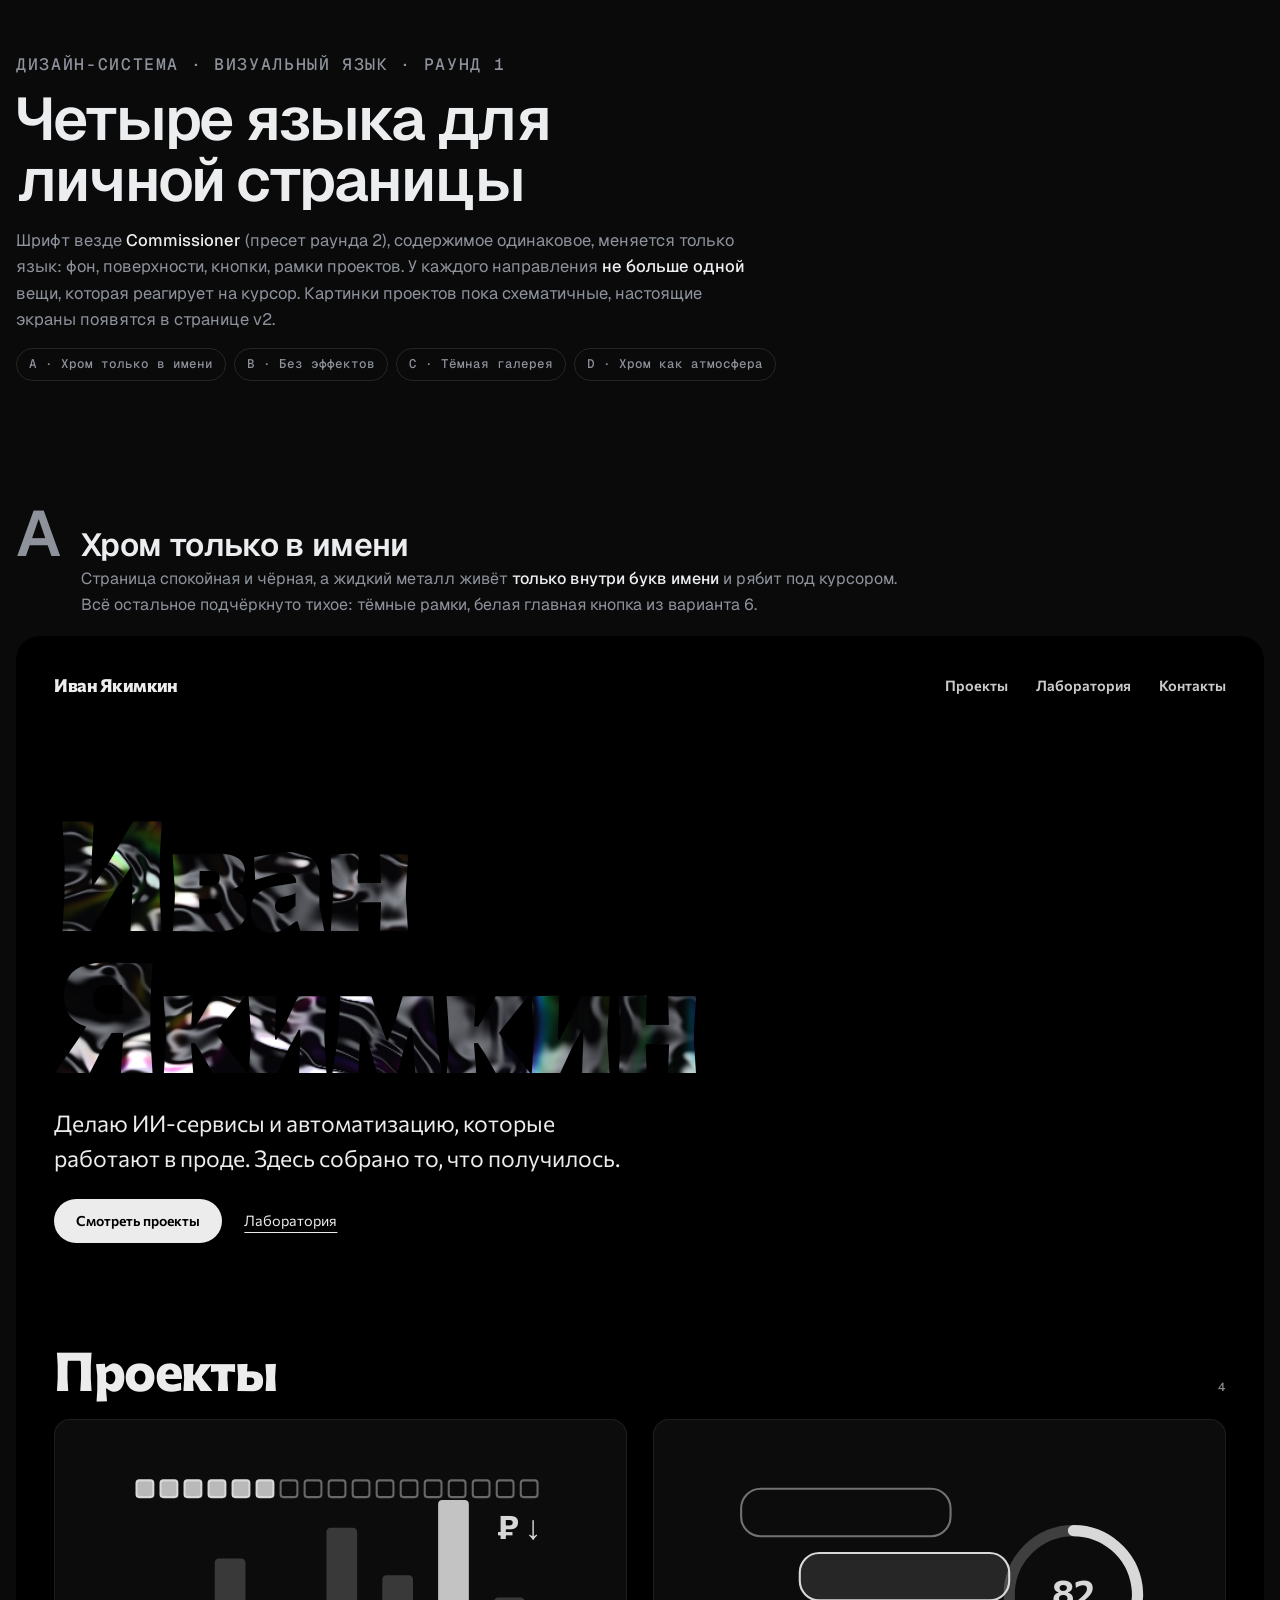
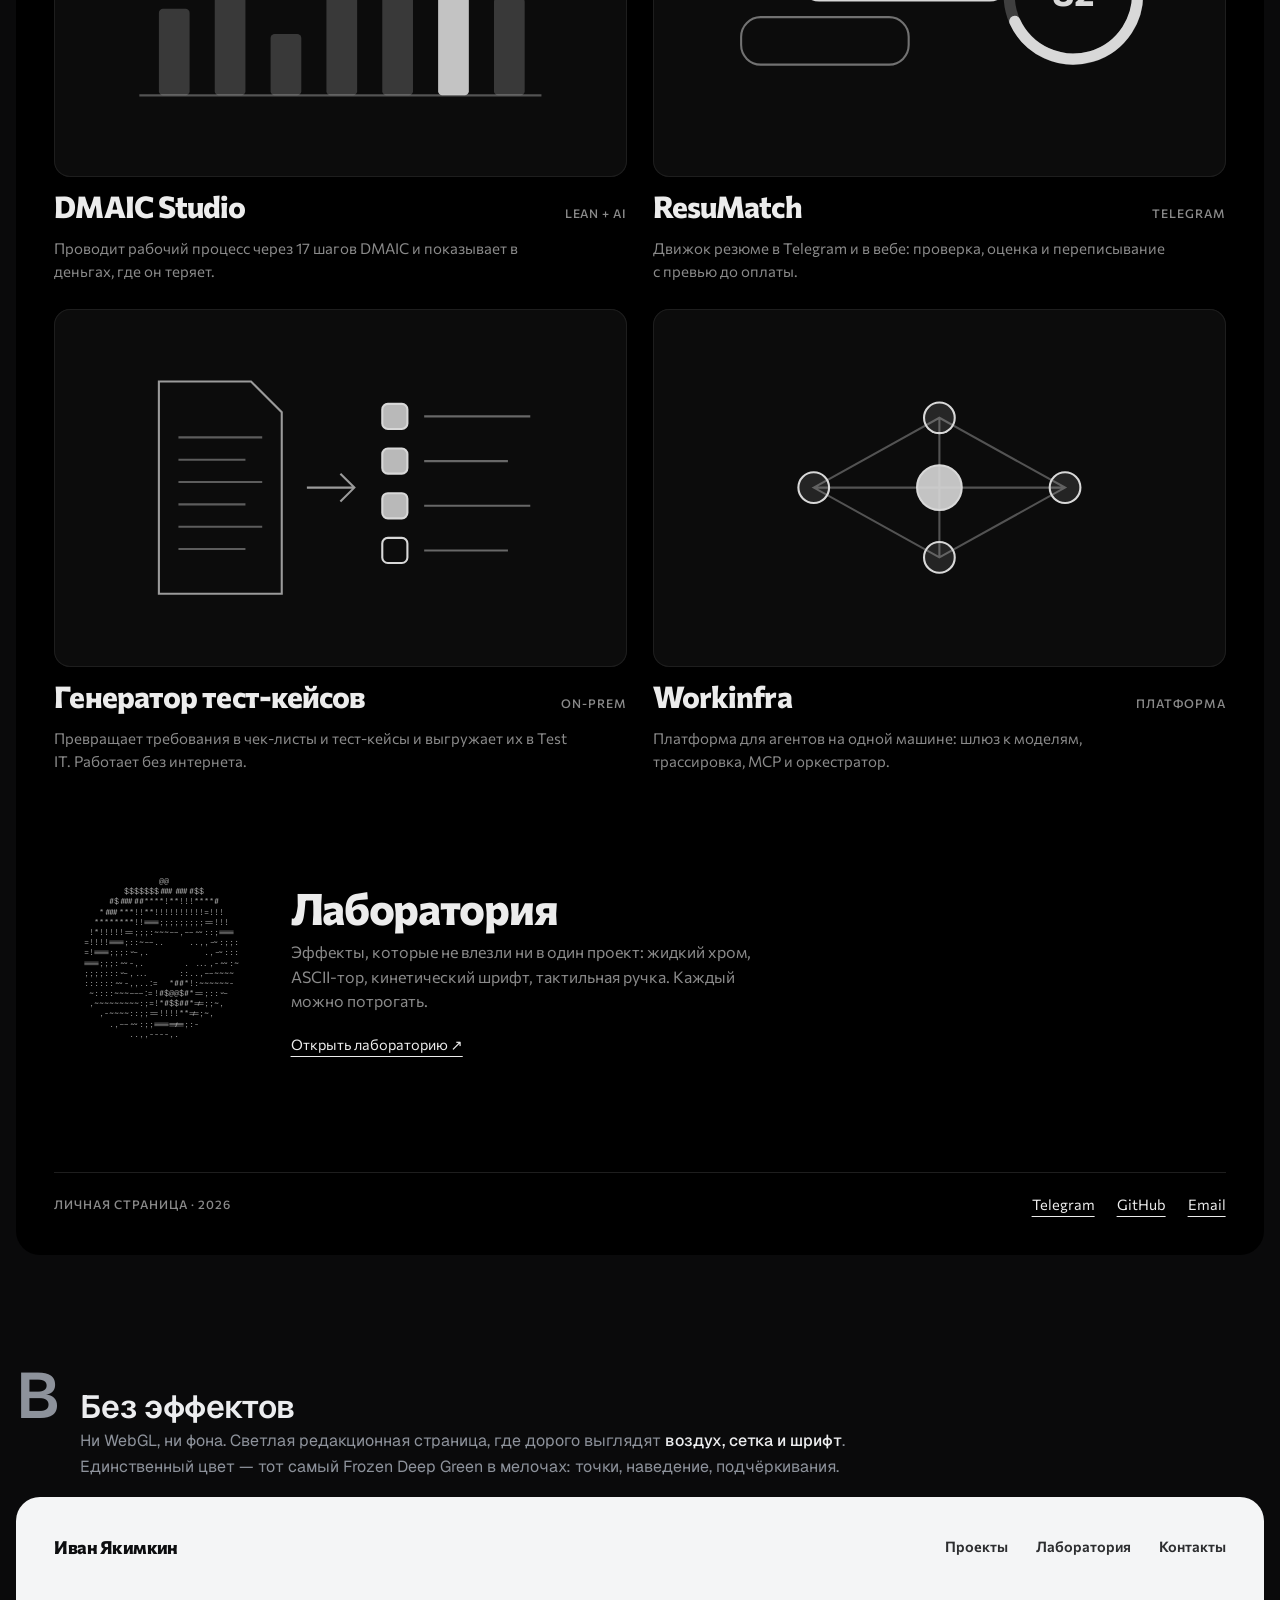
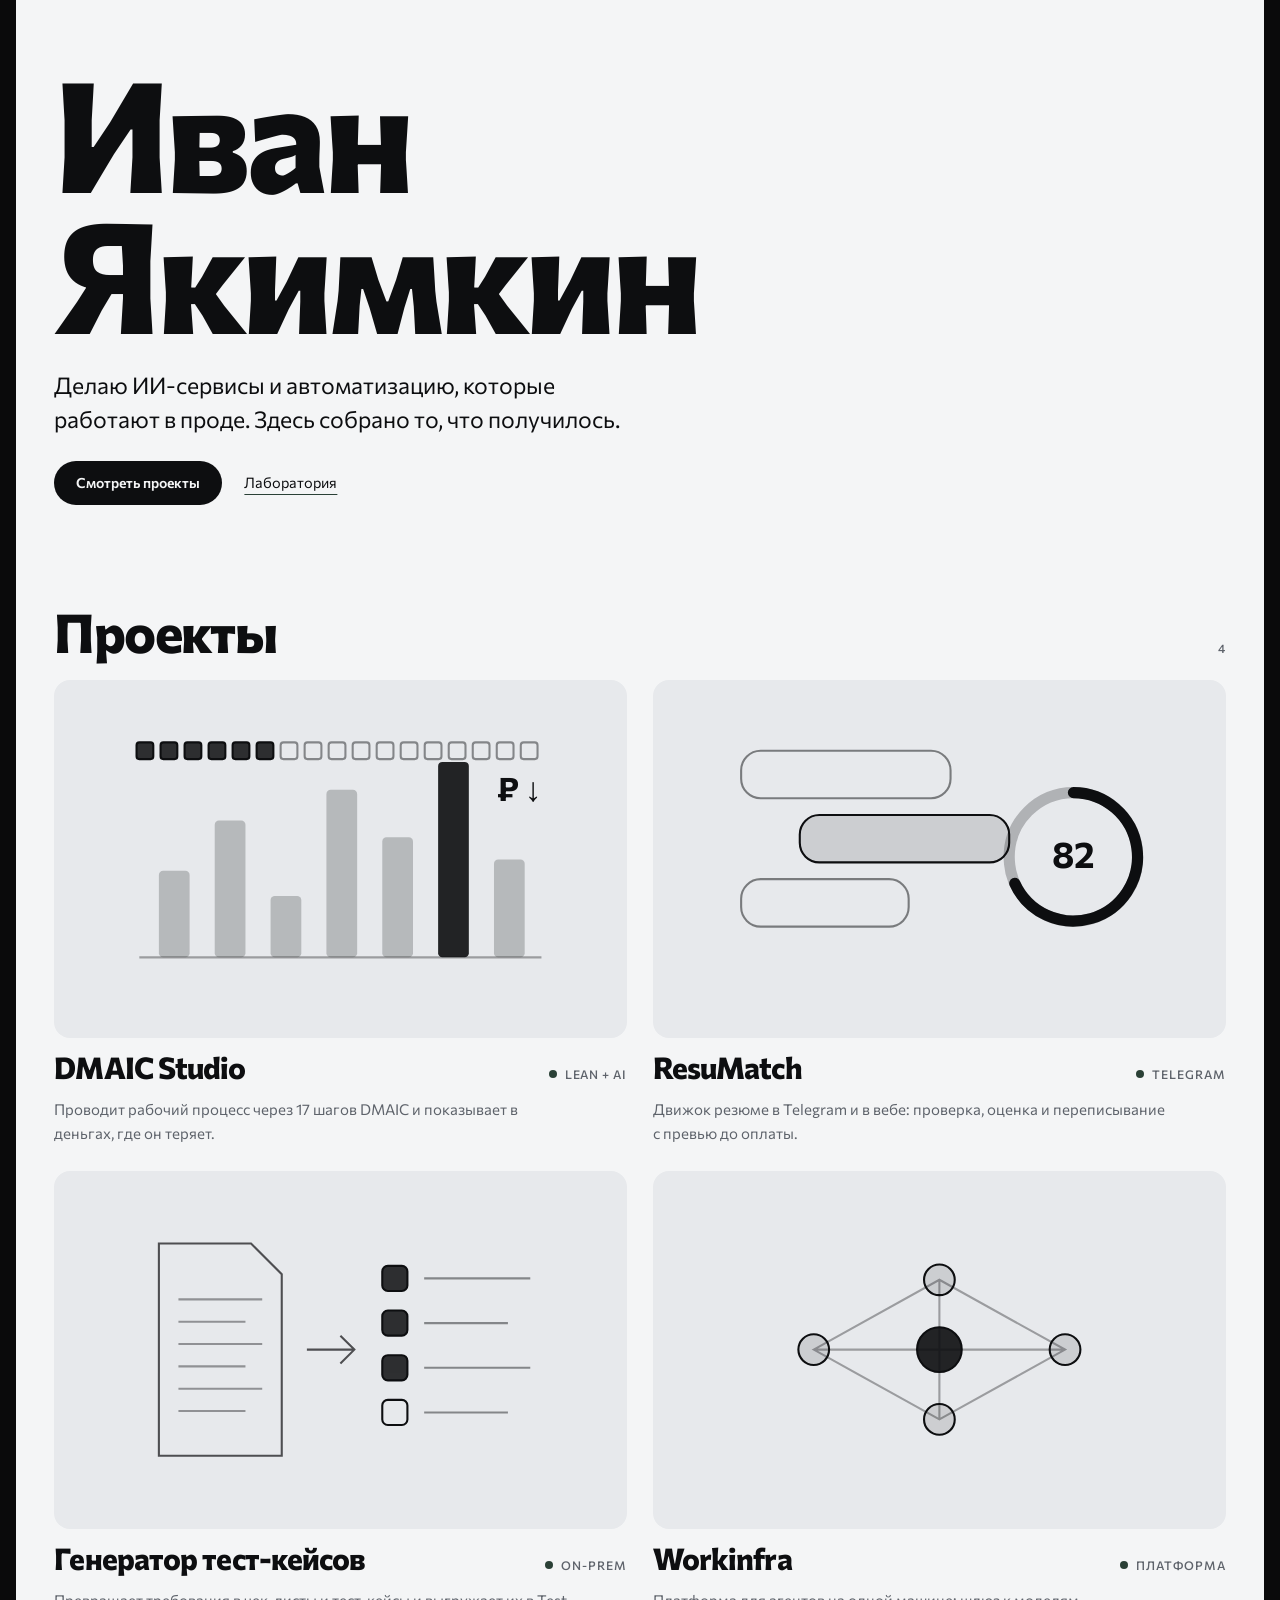
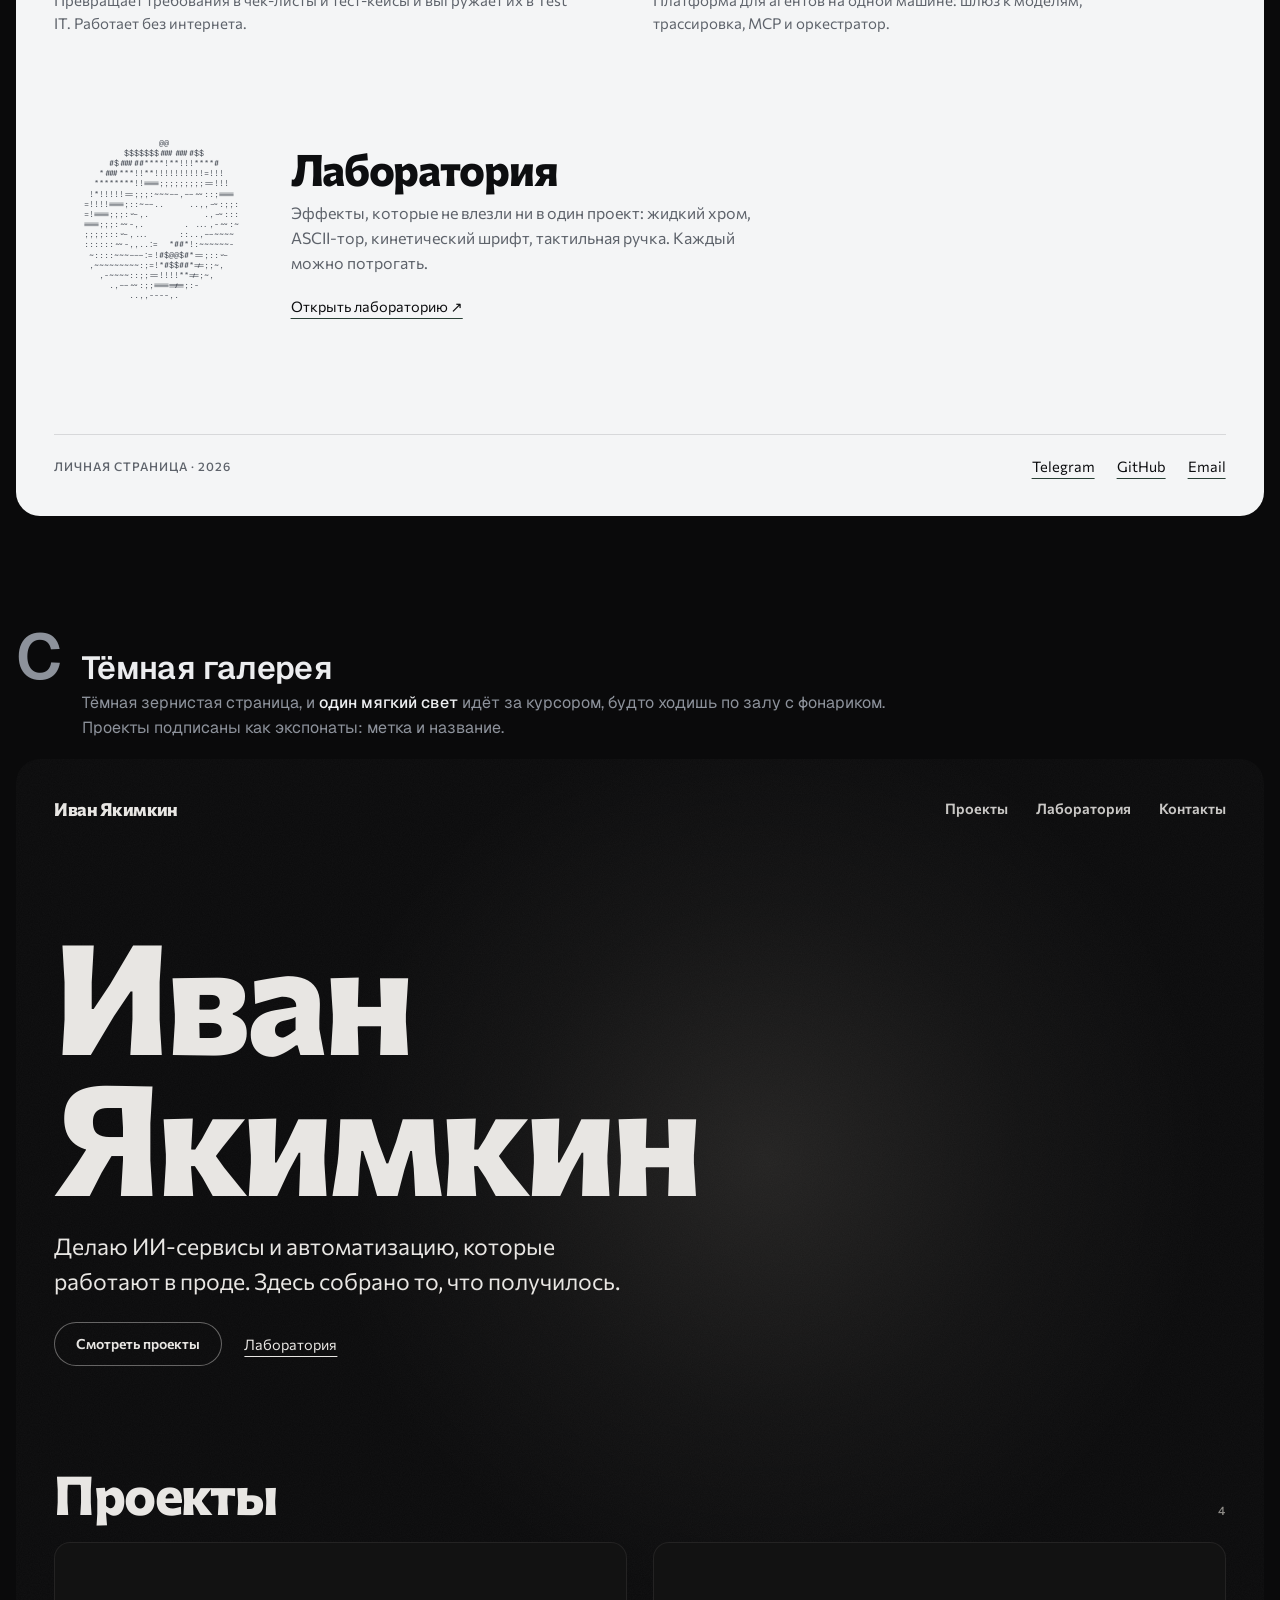
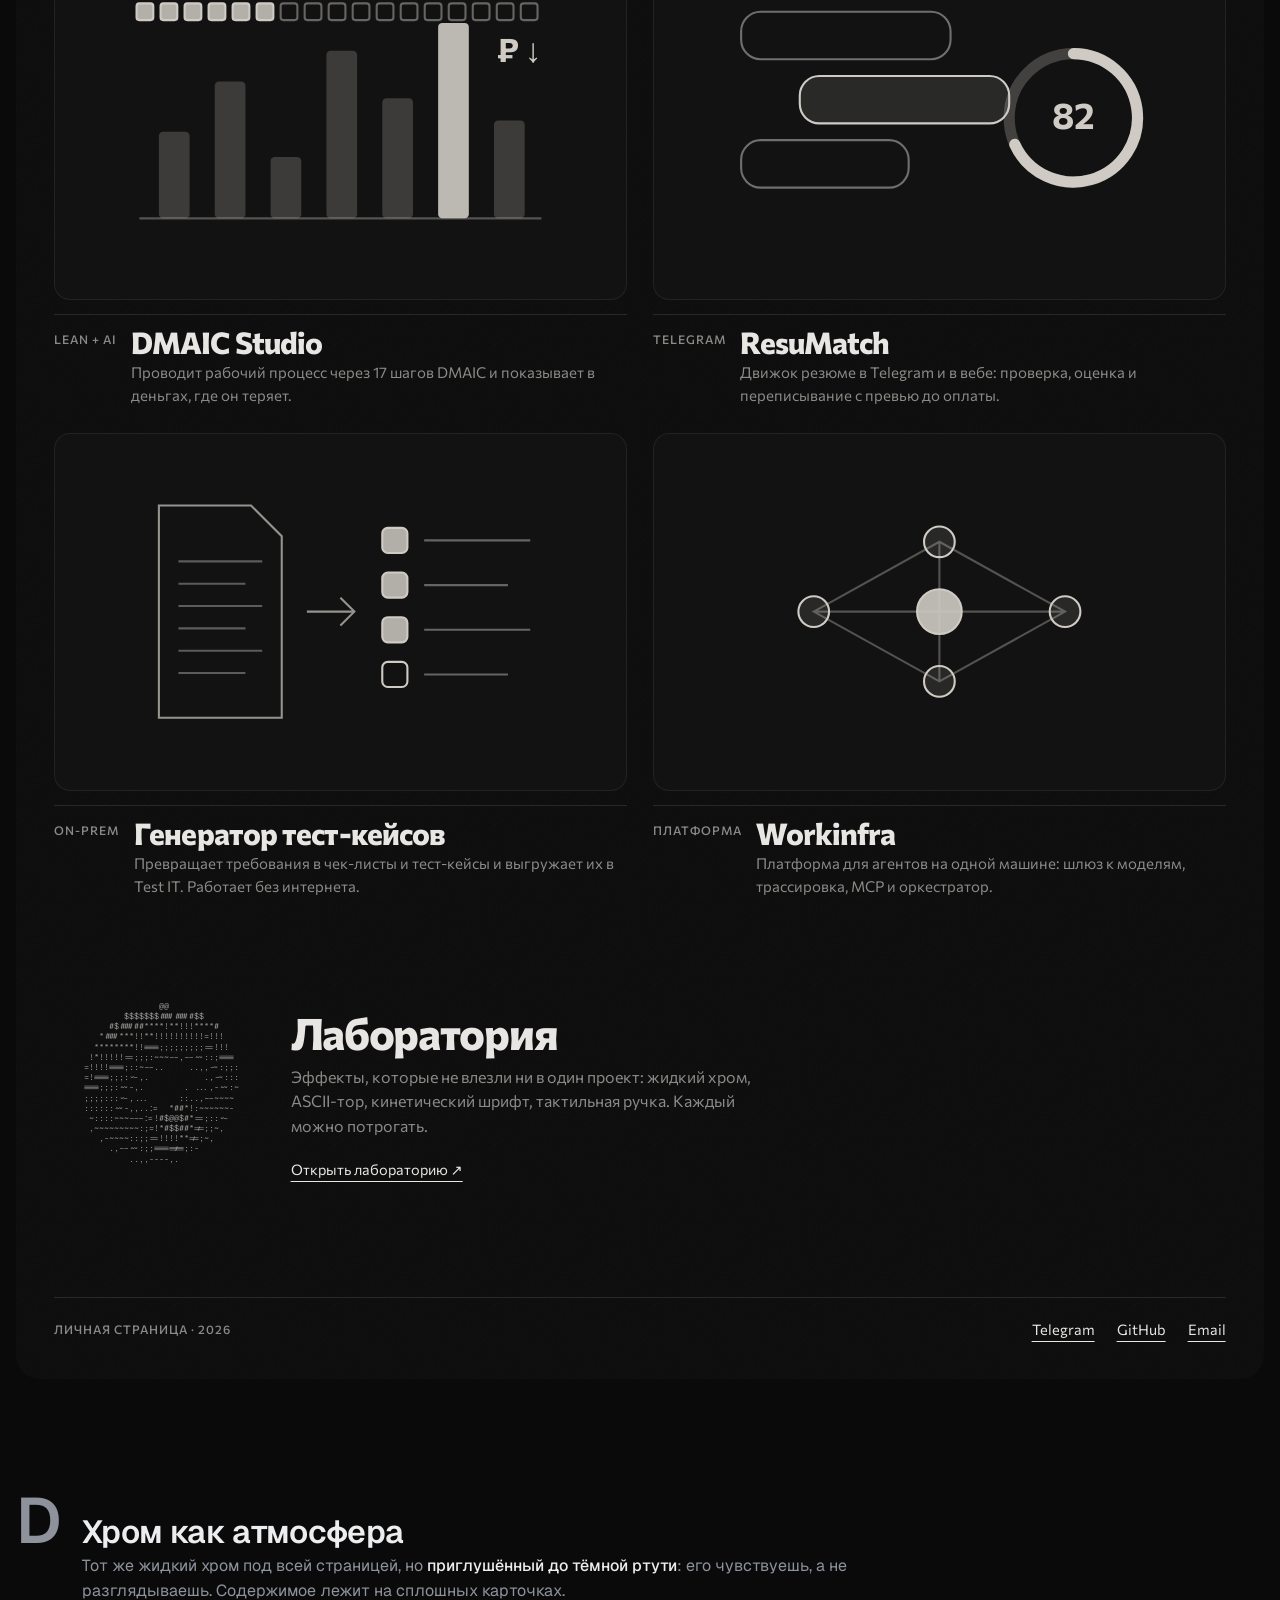
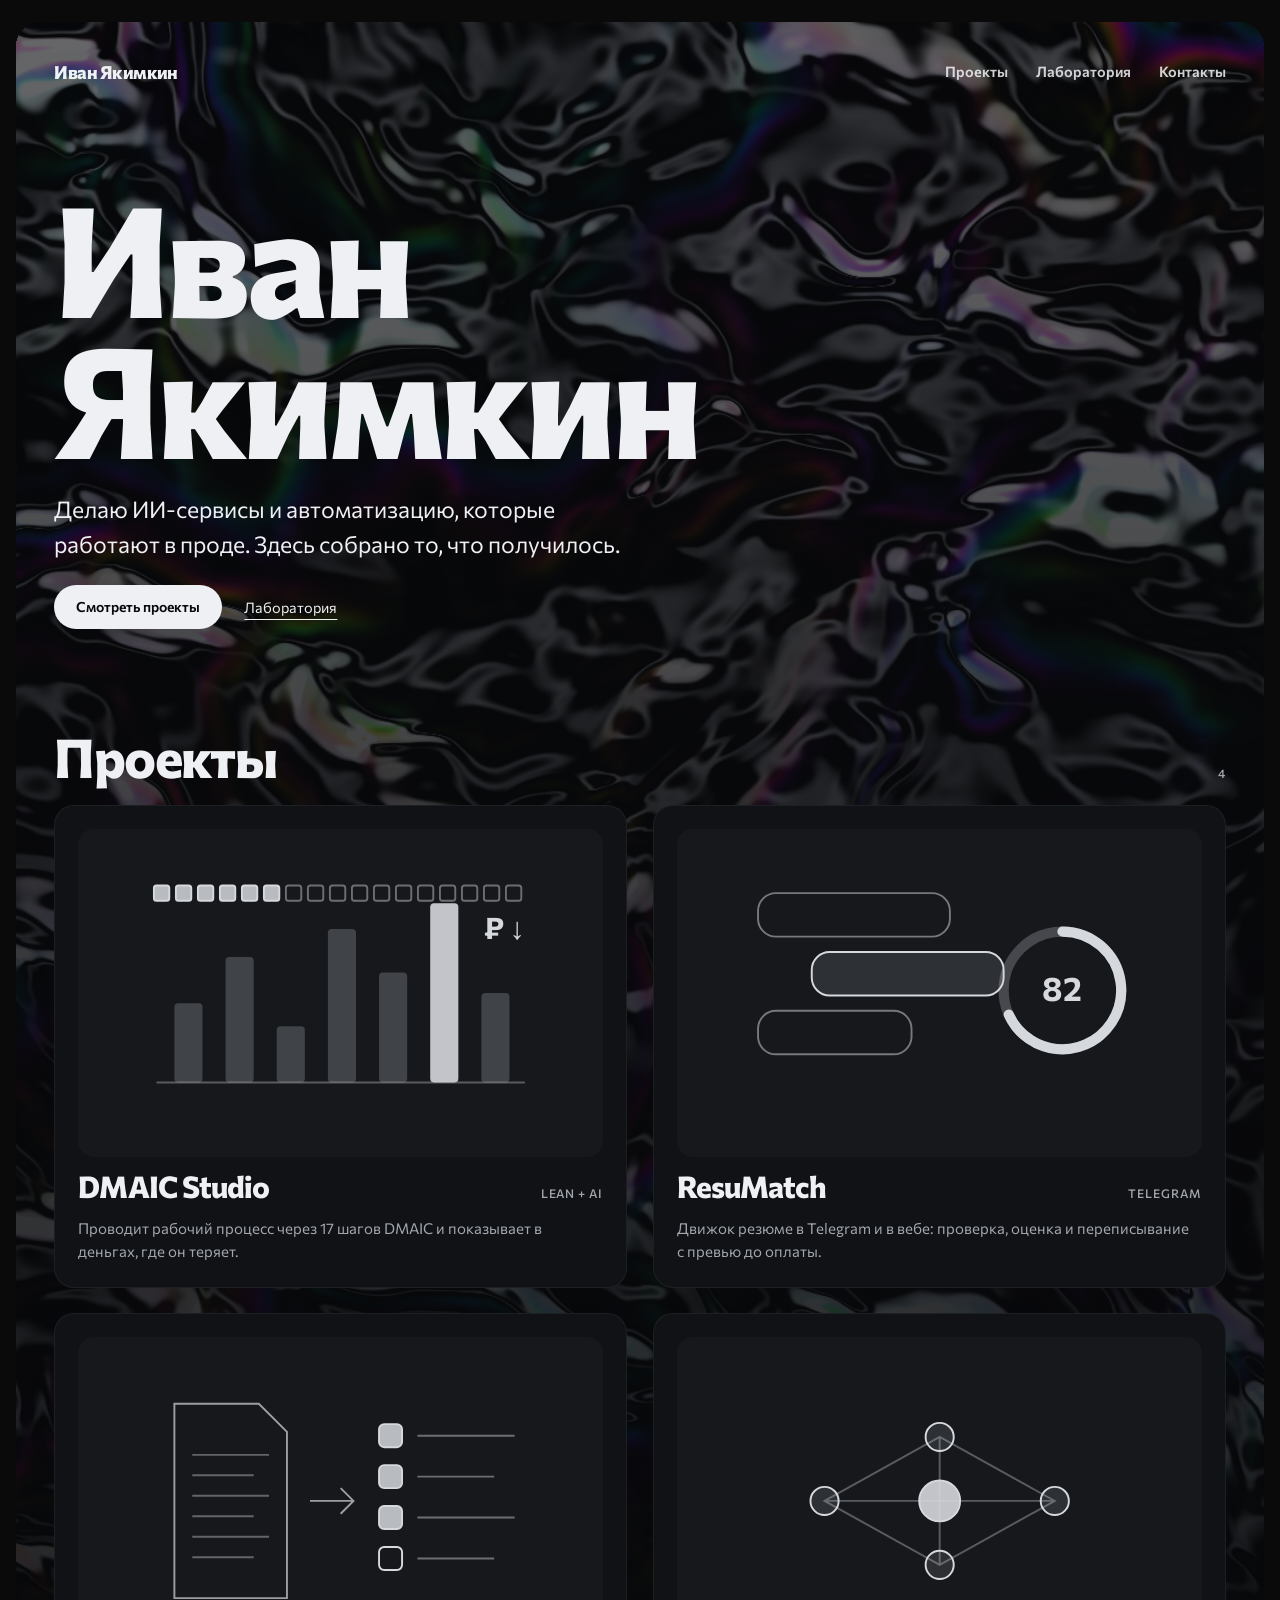
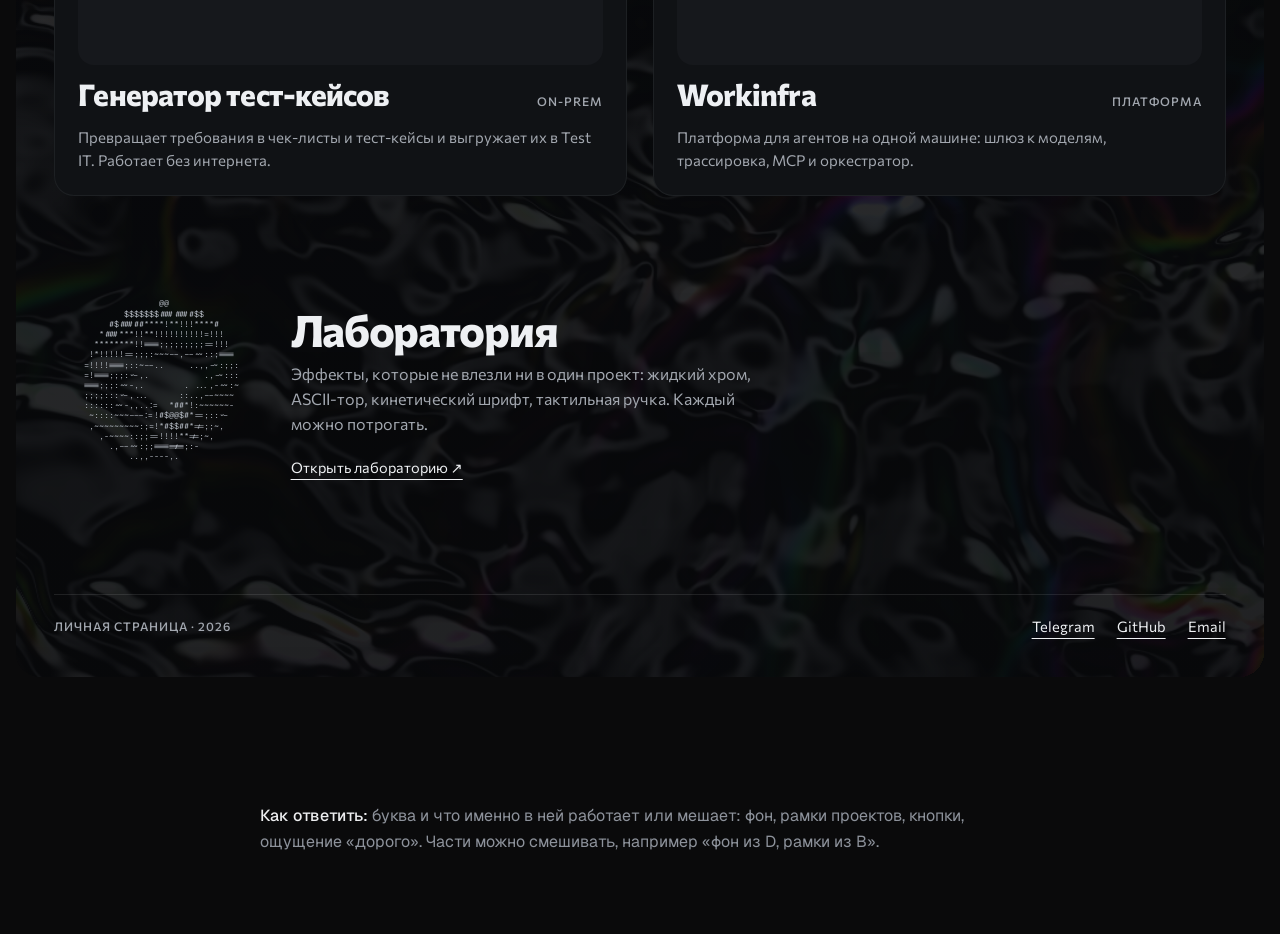
<file: design-system/rounds/10-visual-language.html>
<!doctype html>
<html lang="ru">
<head>
<meta charset="utf-8">
<meta name="viewport" content="width=device-width,initial-scale=1,viewport-fit=cover">
</head>
<body style="margin:0">
<title>Визуальный язык</title>
<meta name="claude:viewport-fit-sides" content="cover">
<link rel="preconnect" href="https://fonts.googleapis.com">
<link rel="preconnect" href="https://fonts.gstatic.com" crossorigin>
<link rel="stylesheet" href="https://fonts.googleapis.com/css2?family=Commissioner:slnt,wght,FLAR,VOLM@-12..0,100..900,0..100,0..100&family=Geist:wght@400;500;600&family=Geist+Mono:wght@400;500&display=swap">
<style>
/* Layout: four complete slices of the personal page, stacked, each a different visual language,
   all set in Commissioner (round-2 preset) with identical content so only the language changes.
   A: chrome lives only inside the name. B: no effects, light editorial. C: dark gallery lit by
   one soft light. D: chrome as a dimmed atmosphere behind solid surfaces. Each slice has at most
   one thing that reacts to the cursor. The shell around them is Geist on near-black, by choice. */
:root{
  --shell-bg:#0A0A0B; --shell-fg:#ECEDEF; --shell-muted:#8D929B; --shell-line:rgba(236,237,239,.12); --focus:#8FA6FF;
  --shell:"Geist", ui-sans-serif, system-ui, -apple-system, sans-serif;
  --mono:"Geist Mono", ui-monospace, "SF Mono", Menlo, monospace;
  --cf:"Commissioner", ui-sans-serif, system-ui, sans-serif;
  --h-v:"FLAR" 100, "VOLM" 100, "slnt" 0; --b-v:"FLAR" 0, "VOLM" 0, "slnt" 0; --u-v:"FLAR" 50, "VOLM" 0, "slnt" 0;
  color-scheme:dark;
}
*,*::before,*::after{box-sizing:border-box}
body{background:var(--shell-bg);color:var(--shell-fg);margin:0;font:400 16px/1.6 var(--shell);-webkit-font-smoothing:antialiased;text-rendering:optimizeLegibility}
:focus-visible{outline:2px solid var(--focus);outline-offset:3px}
.wrap{max-width:1320px;margin:0 auto;padding-left:max(16px,env(safe-area-inset-left,0px));padding-right:max(16px,env(safe-area-inset-right,0px))}

/* ---------- shell ---------- */
.intro{padding-block:56px 12px;display:grid;gap:16px}
.eyebrow{margin:0;font:500 12px/1 var(--mono);letter-spacing:.1em;text-transform:uppercase;color:var(--shell-muted)}
.intro h1{margin:0;font:600 clamp(34px,5vw,60px)/1.02 var(--shell);letter-spacing:-.03em;text-wrap:balance;max-width:20ch}
.intro p{margin:0;color:var(--shell-muted);max-width:68ch;font-size:16.5px}
.intro p b{color:var(--shell-fg);font-weight:500}
.jump{display:flex;flex-wrap:wrap;gap:8px}
.jump a{font:500 12.5px/1 var(--mono);color:var(--shell-muted);text-decoration:none;padding:9px 12px;border:1px solid var(--shell-line);border-radius:999px}
.jump a:hover{color:var(--shell-fg);border-color:var(--shell-fg)}
.dir{padding-top:clamp(80px,9vw,128px);display:grid;gap:18px}
.dir-h{display:grid;grid-template-columns:auto minmax(0,1fr);gap:4px 20px;align-items:baseline}
.dir-n{grid-row:span 2;font:600 clamp(40px,5vw,64px)/.8 var(--shell);color:var(--shell-muted)}
.dir-h h2{margin:0;font:600 clamp(22px,2.6vw,32px)/1.1 var(--shell);letter-spacing:-.02em}
.dir-h p{margin:0;color:var(--shell-muted);max-width:76ch}
.dir-h p b{color:var(--shell-fg);font-weight:500}
.foot{padding-block:110px 64px;color:var(--shell-muted);max-width:72ch}
.foot b{color:var(--shell-fg);font-weight:500}

/* ---------- shared page slice (Commissioner) ---------- */
.site{position:relative;overflow:hidden;isolation:isolate;border-radius:24px;padding:clamp(20px,3vw,44px);display:grid;gap:clamp(56px,8vw,112px)}
.h{font-family:var(--cf);font-variation-settings:var(--h-v);font-weight:740;letter-spacing:-.03em;line-height:.92}
.b{font-family:var(--cf);font-variation-settings:var(--b-v);font-weight:400}
.u{font-family:var(--cf);font-variation-settings:var(--u-v);font-weight:600}
.c{font-family:var(--cf);font-variation-settings:var(--u-v);font-weight:500;font-size:12px;letter-spacing:.08em;text-transform:uppercase}
.s-top{display:flex;flex-wrap:wrap;justify-content:space-between;align-items:center;gap:12px 24px;position:relative;z-index:1}
.s-brand{font-size:18px;line-height:1}
.s-nav{display:flex;flex-wrap:wrap;gap:clamp(14px,2.4vw,28px);font-size:14.5px}
.s-nav a{color:inherit;text-decoration:none;opacity:.86}
.s-nav a:hover{opacity:1;text-decoration:underline;text-underline-offset:5px}
.s-hero{display:grid;gap:24px;position:relative;z-index:1}
.s-name{margin:0;font-size:clamp(64px,12vw,184px)}
.s-intro{margin:0;font-size:clamp(18px,1.8vw,23px);line-height:1.5;max-width:40ch}
.s-btns{display:flex;flex-wrap:wrap;align-items:center;gap:14px 22px}
.btn{position:relative;display:inline-flex;align-items:center;border:0;border-radius:999px;padding:15px 22px;font-size:14px;line-height:1;text-decoration:none;white-space:nowrap;cursor:pointer;transition:background .25s,color .25s,box-shadow .25s,transform .25s cubic-bezier(.2,.8,.2,1)}
.btn .arr{display:inline-block;max-width:0;opacity:0;overflow:hidden;transition:max-width .35s cubic-bezier(.2,.8,.2,1),opacity .25s,margin .35s}
.btn:hover .arr,.btn:focus-visible .arr{max-width:1.2em;opacity:1;margin-left:10px}
.btn:active{transform:scale(.965)}
.lnk{color:inherit;font-size:14.5px;text-decoration:underline;text-decoration-thickness:1px;text-underline-offset:6px;transition:text-decoration-thickness .2s}
.lnk:hover{text-decoration-thickness:2px}
.s-sec-h{display:flex;justify-content:space-between;align-items:baseline;gap:16px;margin-bottom:22px;position:relative;z-index:1}
.s-sec-h h3{margin:0;font-size:clamp(34px,4.2vw,56px)}
.s-grid{display:grid;grid-template-columns:repeat(2,minmax(0,1fr));gap:clamp(16px,2vw,28px);position:relative;z-index:1}
@media (max-width:760px){.s-grid{grid-template-columns:minmax(0,1fr)}}
.proj{display:grid;gap:14px;text-decoration:none;color:inherit}
.frame{position:relative;aspect-ratio:16/10;border-radius:16px;overflow:hidden;display:grid;place-items:center;transition:transform .6s cubic-bezier(.2,.8,.2,1)}
.frame svg{width:78%;height:auto;display:block}
.proj-t{display:flex;justify-content:space-between;align-items:baseline;gap:12px}
.proj h4{margin:0;font-size:clamp(24px,2.4vw,30px);line-height:1}
.proj p{margin:0;font-size:15px;line-height:1.55;max-width:52ch}
.s-lab{display:grid;grid-template-columns:auto minmax(0,1fr);gap:clamp(20px,4vw,56px);align-items:center;position:relative;z-index:1}
@media (max-width:760px){.s-lab{grid-template-columns:minmax(0,1fr)}}
.torus{margin:0;font:400 8.5px/1.2 var(--mono);white-space:pre;overflow:hidden;max-width:100%}
.s-lab h3{margin:0 0 12px;font-size:clamp(30px,3.4vw,44px)}
.s-lab p{margin:0 0 18px;font-size:16px;line-height:1.55;max-width:46ch}
.s-foot{display:flex;flex-wrap:wrap;justify-content:space-between;align-items:center;gap:14px 24px;padding-top:20px;position:relative;z-index:1}
.s-foot nav{display:flex;flex-wrap:wrap;gap:22px}

/* =========== A · chrome only inside the name =========== */
.a{background:#000000;color:#ECECEC}
.a .muted{color:#8A8A8A}
.a-name-wrap{position:relative;isolation:isolate}
.a-gl{position:absolute;inset:0;width:100%;height:100%;display:block;z-index:-1}
.a-knock{margin:0;background:#000000;color:#FFFFFF;mix-blend-mode:multiply}
.a .b1{background:#ECECEC;color:#000000}
.a .b1:hover{background:#FFFFFF}
.a .frame{background:#0C0C0C;color:#D8D8D8;box-shadow:inset 0 0 0 1px #1E1E1E}
.a .proj:hover .frame{box-shadow:inset 0 0 0 1px #3A3A3A}
.a .s-foot{border-top:1px solid #1E1E1E}
.a .c{color:#8A8A8A}

/* =========== B · no effects, light editorial =========== */
.bsite{background:#F4F5F6;color:#0D0E10}
.bsite .muted{color:#5E636B}
.bsite .b1{background:#0D0E10;color:#F4F5F6}
.bsite .b1:hover{background:#2A4036}
.bsite .lnk{text-decoration-color:#2A4036}
.bsite .frame{background:#E7E9EC;color:#0D0E10}
.bsite .proj:hover .frame{transform:translateY(-4px)}
.bsite .proj:hover h4{color:#2A4036}
.bsite .s-foot{border-top:1px solid rgba(13,14,16,.12)}
.bsite .c{color:#5E636B}
.bsite .dot{display:inline-block;width:8px;height:8px;border-radius:50%;background:#2A4036;margin-right:8px;vertical-align:1px}

/* =========== C · dark gallery, one soft light =========== */
.csite{--x:60%;--y:18%;background:#0B0B0C;color:#E8E6E3}
.csite::before{content:"";position:absolute;inset:0;z-index:0;pointer-events:none;opacity:.5;
  background-image:url("data:image/svg+xml;utf8,<svg xmlns='http://www.w3.org/2000/svg' width='160' height='160'><filter id='n'><feTurbulence type='fractalNoise' baseFrequency='.9' numOctaves='3' stitchTiles='stitch'/><feColorMatrix values='0 0 0 0 1  0 0 0 0 1  0 0 0 0 1  0 0 0 .06 0'/></filter><rect width='100%' height='100%' filter='url(%23n)'/></svg>")}
.csite::after{content:"";position:absolute;inset:0;z-index:0;pointer-events:none;background:radial-gradient(640px circle at var(--x) var(--y),rgba(255,244,228,.10),rgba(255,244,228,.03) 40%,transparent 70%);transition:background .1s}
.csite .muted{color:#8C8A86}
.csite .b1{background:transparent;color:#E8E6E3;box-shadow:inset 0 0 0 1px rgba(232,230,227,.4)}
.csite .b1:hover{background:#E8E6E3;color:#0B0B0C}
.csite .frame{background:#121212;color:#CFCBC4;box-shadow:inset 0 0 0 1px rgba(232,230,227,.08)}
.csite .plaque{display:grid;grid-template-columns:auto minmax(0,1fr);gap:4px 14px;padding-top:12px;border-top:1px solid rgba(232,230,227,.12)}
.csite .plaque .c{color:#8C8A86;grid-row:span 2;padding-top:3px}
.csite .s-foot{border-top:1px solid rgba(232,230,227,.12)}
.csite .c{color:#8C8A86}

/* =========== D · chrome as a dimmed atmosphere =========== */
.dsite{background:#08090B;color:#EEF0F3}
.d-gl{position:absolute;inset:0;width:100%;height:100%;display:block;z-index:-2}
.d-dim{position:absolute;inset:0;z-index:-1;pointer-events:none;background:linear-gradient(180deg,rgba(8,9,11,.62),rgba(8,9,11,.82) 45%,rgba(8,9,11,.9))}
.dsite .muted{color:#A2A7AF}
.dsite .b1{background:#EEF0F3;color:#08090B}
.dsite .b1:hover{background:#FFFFFF}
.dsite .card{background:#101215;border-radius:20px;padding:clamp(16px,2vw,24px);box-shadow:inset 0 0 0 1px rgba(238,240,243,.06)}
.dsite .frame{background:#16181C;color:#D5D8DD}
.dsite .proj:hover .frame{box-shadow:inset 0 0 0 1px rgba(238,240,243,.2)}
.dsite .s-foot{border-top:1px solid rgba(238,240,243,.1)}
.dsite .c{color:#A2A7AF}

@media (prefers-reduced-motion: reduce){.btn,.btn .arr,.frame,.csite::after{transition:none}}
</style>

<header class="wrap intro">
  <p class="eyebrow">Дизайн-система · визуальный язык · раунд 1</p>
  <h1>Четыре языка для личной страницы</h1>
  <p>Шрифт везде <b>Commissioner</b> (пресет раунда 2), содержимое одинаковое, меняется только язык: фон, поверхности, кнопки, рамки проектов. У каждого направления <b>не больше одной</b> вещи, которая реагирует на курсор. Картинки проектов пока схематичные, настоящие экраны появятся в странице v2.</p>
  <nav class="jump" aria-label="Направления"><a href="#A">A · Хром только в имени</a><a href="#B">B · Без эффектов</a><a href="#C">C · Тёмная галерея</a><a href="#D">D · Хром как атмосфера</a></nav>
</header>

<main class="wrap" id="dirs"></main>

<footer class="wrap foot"><p><b>Как ответить:</b> буква и что именно в ней работает или мешает: фон, рамки проектов, кнопки, ощущение «дорого». Части можно смешивать, например «фон из D, рамки из B».</p></footer>

<script>
(() => {
"use strict";
const reduce = window.matchMedia("(prefers-reduced-motion: reduce)").matches;

/* ---------- schematic project pictures (theme-agnostic: currentColor) ---------- */
const SK = {
  dmaic: `<svg viewBox="0 0 320 200" fill="none" stroke="currentColor" stroke-width="1.5" aria-hidden="true">${Array.from({length:17},(_,i)=>`<rect x="${14+i*17.2}" y="16" width="12" height="12" rx="2" ${i<6?'fill="currentColor" fill-opacity=".85"':'stroke-opacity=".45"'}/>`).join("")}<path d="M16 170 H304" stroke-opacity=".35"/>${[62,98,44,120,86,140,70].map((h,i)=>`<rect x="${30+i*40}" y="${170-h}" width="22" height="${h}" rx="3" fill="currentColor" fill-opacity="${i===5?'.9':'.22'}" stroke="none"/>`).join("")}<text x="304" y="58" text-anchor="end" fill="currentColor" stroke="none" font-family="Commissioner" font-size="24" font-weight="700">₽ ↓</text></svg>`,
  resu: `<svg viewBox="0 0 320 200" fill="none" stroke="currentColor" stroke-width="1.5" aria-hidden="true"><rect x="18" y="22" width="150" height="34" rx="14" stroke-opacity=".5"/><rect x="60" y="68" width="150" height="34" rx="14" fill="currentColor" fill-opacity=".12"/><rect x="18" y="114" width="120" height="34" rx="14" stroke-opacity=".5"/><circle cx="256" cy="98" r="46" stroke-opacity=".25" stroke-width="8"/><path d="M256 52 A46 46 0 1 1 214 117" stroke-width="8" stroke-linecap="round"/><text x="256" y="106" text-anchor="middle" fill="currentColor" stroke="none" font-family="Commissioner" font-size="26" font-weight="700">82</text></svg>`,
  test: `<svg viewBox="0 0 320 200" fill="none" stroke="currentColor" stroke-width="1.5" aria-hidden="true"><path d="M30 24 H96 L118 46 V176 H30 Z" stroke-opacity=".7"/>${[64,80,96,112,128,144].map((y,i)=>`<path d="M44 ${y} H${i%2?92:104}" stroke-opacity=".4"/>`).join("")}<path d="M136 100 H170 M160 90 L170 100 L160 110" stroke-opacity=".7"/>${[40,72,104,136].map((y,i)=>`<rect x="190" y="${y}" width="18" height="18" rx="4" ${i<3?'fill="currentColor" fill-opacity=".85"':''}/><path d="M220 ${y+9} H${i%2?280:296}" stroke-opacity=".45"/>`).join("")}</svg>`,
  infra: `<svg viewBox="0 0 320 200" fill="none" stroke="currentColor" stroke-width="1.5" aria-hidden="true"><path d="M70 100 L160 50 L250 100 L160 150 Z M160 50 V150 M70 100 H250" stroke-opacity=".35"/>${[[160,50],[70,100],[250,100],[160,150],[160,100]].map(([x,y],i)=>`<circle cx="${x}" cy="${y}" r="${i===4?16:11}" ${i===4?'fill="currentColor" fill-opacity=".9"':'fill="currentColor" fill-opacity=".12"'}/>`).join("")}</svg>`
};
const PROJECTS = [
  { k: "dmaic", t: "DMAIC Studio", tag: "Lean + AI", d: "Проводит рабочий процесс через 17 шагов DMAIC и показывает в деньгах, где он теряет." },
  { k: "resu", t: "ResuMatch", tag: "Telegram", d: "Движок резюме в Telegram и в вебе: проверка, оценка и переписывание с превью до оплаты." },
  { k: "test", t: "Генератор тест-кейсов", tag: "On-prem", d: "Превращает требования в чек-листы и тест-кейсы и выгружает их в Test IT. Работает без интернета." },
  { k: "infra", t: "Workinfra", tag: "Платформа", d: "Платформа для агентов на одной машине: шлюз к моделям, трассировка, MCP и оркестратор." }
];

/* ---------- one still frame of the ASCII torus ---------- */
function torusText() {
  const cols = 46, rows = 21, cw = 6, ch = 12, W = cols * cw, H = rows * ch, K = Math.min(W, H) * 0.55;
  const A = 1.05, B = 0.62, RAMP = ".,-~:;=!*#$@", out = new Array(cols * rows).fill(" "), zb = new Float32Array(cols * rows);
  const cA = Math.cos(A), sA = Math.sin(A), cB = Math.cos(B), sB = Math.sin(B);
  for (let th = 0; th < 6.283; th += 0.05) { const ct = Math.cos(th), st = Math.sin(th);
    for (let ph = 0; ph < 6.283; ph += 0.015) { const cp = Math.cos(ph), sp = Math.sin(ph), cx = 2 + ct, cy = st;
      const x = cx * (cB * cp + sA * sB * sp) - cy * cA * sB, y = cx * (sB * cp - sA * cB * sp) + cy * cA * cB, ooz = 1 / (5 + cA * cx * sp + cy * sA);
      const c = Math.floor((W / 2 + K * ooz * x) / cw), r = Math.floor((H / 2 - K * ooz * y) / ch);
      if (c < 0 || c >= cols || r < 0 || r >= rows) continue;
      const L = cp * ct * sB - cA * ct * sp - sA * st + cB * (cA * st - ct * sA * sp); if (L <= 0) continue;
      const i = c + r * cols; if (ooz > zb[i]) { zb[i] = ooz; out[i] = RAMP[Math.min(11, Math.floor(L * 8))]; } } }
  const lines = []; for (let r = 0; r < rows; r++) lines.push(out.slice(r * cols, (r + 1) * cols).join("").replace(/\s+$/, ""));
  return lines.join("\n");
}
const TORUS = torusText();

/* ---------- one page slice, dressed per direction ---------- */
function slice(id, cls, opts) {
  const projects = PROJECTS.map((p) => {
    const caption = opts.plaque
      ? `<div class="plaque"><span class="c">${p.tag}</span><h4 class="h">${p.t}</h4><p class="b muted">${p.d}</p></div>`
      : `<div class="proj-t"><h4 class="h">${p.t}</h4><span class="c">${opts.dot ? '<span class="dot"></span>' : ""}${p.tag}</span></div><p class="b muted">${p.d}</p>`;
    const inner = `<a class="proj" href="#${id}"><div class="frame">${SK[p.k]}</div>${caption}</a>`;
    return opts.cards ? `<div class="card">${inner}</div>` : inner;
  }).join("");
  const name = opts.knock
    ? `<div class="a-name-wrap"><canvas class="a-gl" aria-hidden="true"></canvas><h3 class="s-name h a-knock">Иван<br>Якимкин</h3></div>`
    : `<h3 class="s-name h">Иван<br>Якимкин</h3>`;
  return `
  <div class="site ${cls}" id="site-${id}">
    ${opts.atmo ? '<canvas class="d-gl" aria-hidden="true"></canvas><div class="d-dim" aria-hidden="true"></div>' : ""}
    <div class="s-top"><span class="s-brand h">Иван Якимкин</span><nav class="s-nav u" aria-label="Пример навигации"><a href="#${id}">Проекты</a><a href="#${id}">Лаборатория</a><a href="#${id}">Контакты</a></nav></div>
    <div class="s-hero">
      ${name}
      <p class="s-intro b">Делаю ИИ-сервисы и автоматизацию, которые работают в проде. Здесь собрано то, что получилось.</p>
      <div class="s-btns"><a class="btn b1 u" href="#${id}">Смотреть проекты<span class="arr" aria-hidden="true">→</span></a><a class="lnk b" href="#${id}">Лаборатория</a></div>
    </div>
    <section aria-label="Проекты"><div class="s-sec-h"><h3 class="h">Проекты</h3><span class="c">4</span></div><div class="s-grid">${projects}</div></section>
    <section class="s-lab" aria-label="Лаборатория"><pre class="torus muted" aria-hidden="true">${TORUS}</pre><div><h3 class="h">Лаборатория</h3><p class="b muted">Эффекты, которые не влезли ни в один проект: жидкий хром, ASCII-тор, кинетический шрифт, тактильная ручка. Каждый можно потрогать.</p><a class="lnk b" href="#${id}">Открыть лабораторию ↗</a></div></section>
    <div class="s-foot"><span class="c">Личная страница · 2026</span><nav class="b" aria-label="Контакты"><a class="lnk" href="#${id}">Telegram</a><a class="lnk" href="#${id}">GitHub</a><a class="lnk" href="#${id}">Email</a></nav></div>
  </div>`;
}
const DIRS = [
  { id: "A", cls: "a", title: "Хром только в имени", desc: "Страница спокойная и чёрная, а жидкий металл живёт <b>только внутри букв имени</b> и рябит под курсором. Всё остальное подчёркнуто тихое: тёмные рамки, белая главная кнопка из варианта 6.", opts: { knock: true } },
  { id: "B", cls: "bsite", title: "Без эффектов", desc: "Ни WebGL, ни фона. Светлая редакционная страница, где дорого выглядят <b>воздух, сетка и шрифт</b>. Единственный цвет — тот самый Frozen Deep Green в мелочах: точки, наведение, подчёркивания.", opts: { dot: true } },
  { id: "C", cls: "csite", title: "Тёмная галерея", desc: "Тёмная зернистая страница, и <b>один мягкий свет</b> идёт за курсором, будто ходишь по залу с фонариком. Проекты подписаны как экспонаты: метка и название.", opts: { plaque: true } },
  { id: "D", cls: "dsite", title: "Хром как атмосфера", desc: "Тот же жидкий хром под всей страницей, но <b>приглушённый до тёмной ртути</b>: его чувствуешь, а не разглядываешь. Содержимое лежит на сплошных карточках.", opts: { atmo: true, cards: true } }
];
document.getElementById("dirs").innerHTML = DIRS.map((d, i) => `
  <section class="dir" id="${d.id}" aria-labelledby="${d.id}-h">
    <div class="dir-h"><span class="dir-n">${d.id}</span><h2 id="${d.id}-h">${d.title}</h2><p>${d.desc}</p></div>
    ${slice(d.id, d.cls, d.opts)}
  </section>`).join("");

/* ---------- liquid chrome (homepage v2 shader: smooth noise, fixed 560px scale) ---------- */
const VS = "attribute vec2 p;void main(){gl_Position=vec4(p,0.0,1.0);}";
const FS = [
  "precision highp float;",
  "uniform vec2 uR; uniform float uT; uniform vec2 uM; uniform float uS; uniform float uRef;",
  "float hash(vec2 p){ p = fract(p*vec2(123.34,456.21)); p += dot(p, p+45.32); return fract(p.x*p.y); }",
  "float noise(vec2 p){ vec2 i=floor(p); vec2 f=fract(p); vec2 u=f*f*f*(f*(f*6.0-15.0)+10.0);",
  "  return mix(mix(hash(i),hash(i+vec2(1.0,0.0)),u.x), mix(hash(i+vec2(0.0,1.0)),hash(i+vec2(1.0,1.0)),u.x), u.y); }",
  "float fbm(vec2 p){ float v=0.0; float a=0.5; for(int i=0;i<4;i++){ v+=a*noise(p); p=p*2.03+vec2(1.7,9.2); a*=0.5; } return v; }",
  "float height(vec2 p){",
  "  vec2 q = vec2(fbm(p*1.2+vec2(0.0,uT*0.06)), fbm(p*1.2+vec2(5.2,-uT*0.05)));",
  "  float h = fbm(p*1.4 + q*1.8 + vec2(uT*0.02,0.0));",
  "  float d = distance(p, uM);",
  "  h += uS*0.2*exp(-d*d*12.0)*(0.55+0.45*sin(d*30.0-uT*4.0));",
  "  return h; }",
  "void main(){",
  "  vec2 p = gl_FragCoord.xy / uRef;",
  "  float e = 1.5 / uRef;",
  "  float hc = height(p);",
  "  float hx = height(p+vec2(e,0.0));",
  "  float hy = height(p+vec2(0.0,e));",
  "  vec3 n = normalize(vec3((hc-hx)/e, (hc-hy)/e, 2.2));",
  "  vec3 v = vec3(0.0,0.0,1.0);",
  "  vec3 r = reflect(-v, n);",
  "  float sky = 0.5+0.5*r.y;",
  "  float bands = 0.5+0.5*sin(r.y*7.0 + r.x*2.5 + 1.2);",
  "  vec3 col = mix(vec3(0.02,0.02,0.03), vec3(0.86,0.88,0.92), smoothstep(0.15,0.95, sky*bands));",
  "  float fres = pow(1.0-clamp(dot(n,v),0.0,1.0), 1.6);",
  "  vec3 film = 0.5+0.5*cos(6.2831*(vec3(0.0,0.33,0.67) + hc*2.2 + uT*0.02));",
  "  col = mix(col, col*0.4 + film*0.75, clamp(fres*2.2,0.0,1.0));",
  "  col += pow(max(r.y,0.0),30.0)*0.9;",
  "  gl_FragColor = vec4(col,1.0);",
  "}"
].join("\n");
function chrome(cv, host, refPx) {
  let gl = null;
  try { gl = cv.getContext("webgl", { antialias: false, alpha: false }); } catch (e) { gl = null; }
  if (!gl) return null;
  const compile = (type, src) => { const s = gl.createShader(type); gl.shaderSource(s, src); gl.compileShader(s); if (!gl.getShaderParameter(s, gl.COMPILE_STATUS)) { console.warn(gl.getShaderInfoLog(s)); return null; } return s; };
  const v = compile(gl.VERTEX_SHADER, VS), f = compile(gl.FRAGMENT_SHADER, FS);
  if (!v || !f) return null;
  const pr = gl.createProgram(); gl.attachShader(pr, v); gl.attachShader(pr, f); gl.linkProgram(pr);
  if (!gl.getProgramParameter(pr, gl.LINK_STATUS)) return null;
  gl.useProgram(pr);
  gl.bindBuffer(gl.ARRAY_BUFFER, gl.createBuffer());
  gl.bufferData(gl.ARRAY_BUFFER, new Float32Array([-1, -1, 3, -1, -1, 3]), gl.STATIC_DRAW);
  const loc = gl.getAttribLocation(pr, "p"); gl.enableVertexAttribArray(loc); gl.vertexAttribPointer(loc, 2, gl.FLOAT, false, 0, 0);
  const U = {}; ["uR", "uT", "uM", "uS", "uRef"].forEach((n) => { U[n] = gl.getUniformLocation(pr, n); });
  const scale = Math.min(window.devicePixelRatio || 1, 2) * 0.85, REF = refPx * scale;
  const ptr = { x: 0, y: 0, on: false }, m = { x: 0.6, y: 0.5, s: 0 };
  let W = 1, H = 1, visible = false, raf = 0;
  host.addEventListener("pointermove", (e) => { ptr.x = e.clientX; ptr.y = e.clientY; ptr.on = true; });
  host.addEventListener("pointerleave", () => { ptr.on = false; });
  const draw = (t) => {
    if (ptr.on) { const r = cv.getBoundingClientRect(); m.x += ((ptr.x - r.left) / r.width - m.x) * 0.08; m.y += (1 - (ptr.y - r.top) / r.height - m.y) * 0.08; }
    m.s += ((ptr.on ? 1 : 0) - m.s) * 0.05;
    gl.uniform2f(U.uR, W, H); gl.uniform1f(U.uT, t / 1000); gl.uniform1f(U.uRef, REF);
    gl.uniform2f(U.uM, m.x * W / REF, m.y * H / REF); gl.uniform1f(U.uS, m.s);
    gl.drawArrays(gl.TRIANGLES, 0, 3);
  };
  new ResizeObserver(() => { W = Math.max(1, Math.round(cv.clientWidth * scale)); H = Math.max(1, Math.round(cv.clientHeight * scale)); cv.width = W; cv.height = H; gl.viewport(0, 0, W, H); draw(performance.now() + 20000); }).observe(cv);
  const tick = (t) => { raf = 0; draw(t); if (visible && !document.hidden && !reduce) raf = requestAnimationFrame(tick); };
  const wake = () => { if (!raf && visible && !document.hidden && !reduce) raf = requestAnimationFrame(tick); };
  new IntersectionObserver((es) => { visible = es[0].isIntersecting; wake(); }, { rootMargin: "80px" }).observe(cv);
  document.addEventListener("visibilitychange", wake);
  return draw;
}
/* A: the metal only behind the name; B, C: none; D: the whole slice, dimmed by a layer above it */
const siteA = document.getElementById("site-A");
chrome(siteA.querySelector(".a-gl"), siteA, 360);
const siteD = document.getElementById("site-D");
chrome(siteD.querySelector(".d-gl"), siteD, 560);

/* C: one soft light follows the cursor */
const siteC = document.getElementById("site-C");
siteC.addEventListener("pointermove", (e) => {
  const r = siteC.getBoundingClientRect();
  siteC.style.setProperty("--x", (e.clientX - r.left) + "px"); siteC.style.setProperty("--y", (e.clientY - r.top) + "px");
});
siteC.addEventListener("pointerleave", () => { siteC.style.setProperty("--x", "60%"); siteC.style.setProperty("--y", "18%"); });
})();
</script>

</body>
</html>
</file>
